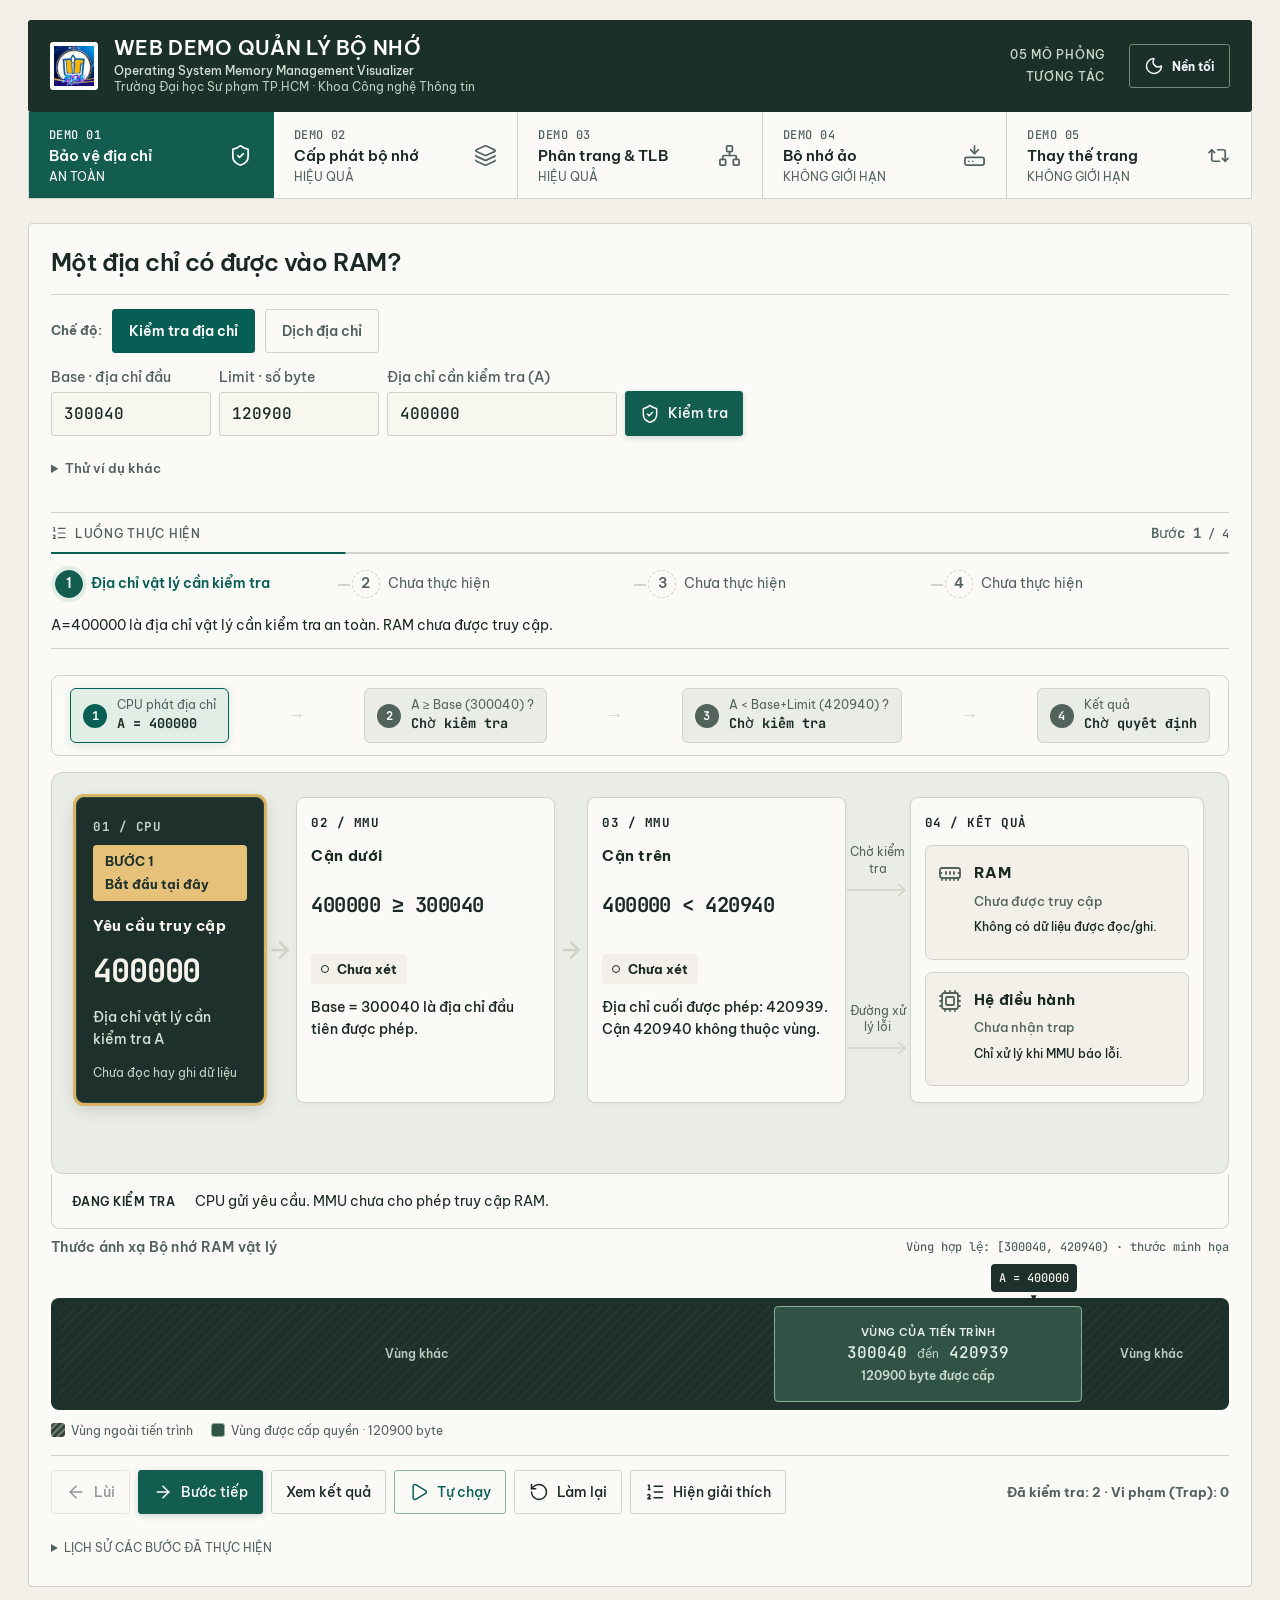
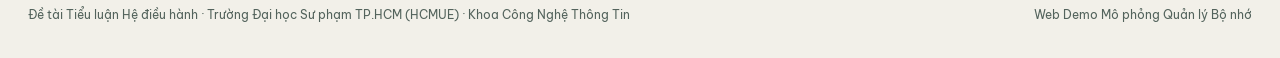
<file: index.html>
<!doctype html>
<html lang="vi">
<head>
<meta charset="utf-8">
<meta name="viewport" content="width=device-width, initial-scale=1, viewport-fit=cover">
<meta name="description" content="Web Demo Mô phỏng Quản lý Bộ nhớ - 5 Phân hệ tiêu biểu (Operating System Concepts 10th ed.)">
<style>[hidden]{display:none!important}body{margin:0}img{max-width:100%}
</style>
<title>Web Demo Quản lý Bộ nhớ - Hệ điều hành (HCMUE)</title>
<style>

/* Layout: một sân khấu lớn mỗi tab; trên là câu hỏi, giữa là hình động, dưới là MỘT câu giải thích và nút điều khiển to */
:root{
  --bg:#eef2f0; --surface:#ffffff; --fg:#13201b; --muted:#5a6a63; --line:#d3dcd8;
  --accent:#0d6b5f; --accent-soft:#d6ebe6; --on-accent:#ffffff;
  --ok:#1f7a45; --ok-soft:#d8efe0; --bad:#b9400f; --bad-soft:#fbe2d4;
  --used:#9aa8a2; --free:#e5ebe8; --stripe:#d3dcd8;
  --c1:#0d6b5f; --c2:#c2570c; --c3:#4f5bd5; --c4:#8a7a12;
  --p1:#2c7a9e; --p2:#b5527a; --p3:#5f8a22; --p4:#8a5cc2; --p5:#b87510; --p6:#2f8f7d; --on-p:#ffffff;
  --f-body:'Be Vietnam Pro',system-ui,-apple-system,'Segoe UI',sans-serif;
  --f-mono:'JetBrains Mono',ui-monospace,Consolas,monospace;
}
@media (prefers-color-scheme: dark){ :root:not([data-theme="light"]){
  --bg:#0e1412; --surface:#162019; --fg:#e3ebe7; --muted:#95a69f; --line:#2c3935;
  --accent:#4cc2ae; --accent-soft:#163a33; --on-accent:#0b1210;
  --ok:#62d08d; --ok-soft:#163528; --bad:#f08d58; --bad-soft:#3d2316;
  --used:#46534e; --free:#1e2825; --stripe:#28342f;
  --c1:#4cc2ae; --c2:#f0914f; --c3:#949cf2; --c4:#d3c24d;
  --p1:#62b6da; --p2:#e38db2; --p3:#a5c862; --p4:#b997ec; --p5:#e8ad4f; --p6:#6ccab5; --on-p:#0b1210;
  color-scheme:dark }}
:root[data-theme="dark"]{
  --bg:#0e1412; --surface:#162019; --fg:#e3ebe7; --muted:#95a69f; --line:#2c3935;
  --accent:#4cc2ae; --accent-soft:#163a33; --on-accent:#0b1210;
  --ok:#62d08d; --ok-soft:#163528; --bad:#f08d58; --bad-soft:#3d2316;
  --used:#46534e; --free:#1e2825; --stripe:#28342f;
  --c1:#4cc2ae; --c2:#f0914f; --c3:#949cf2; --c4:#d3c24d;
  --p1:#62b6da; --p2:#e38db2; --p3:#a5c862; --p4:#b997ec; --p5:#e8ad4f; --p6:#6ccab5; --on-p:#0b1210;
  color-scheme:dark }

*{box-sizing:border-box}
[hidden]{display:none!important}
body{background:var(--bg);color:var(--fg);font-family:var(--f-body);font-size:16px;line-height:1.5}
.wrap{max-width:1000px;margin:0 auto;padding-inline:16px;padding-block:20px 48px;display:flex;flex-direction:column;gap:18px}
h1{font-size:clamp(22px,3.6vw,30px);margin:0;line-height:1.2;text-wrap:balance}
h2{font-size:clamp(20px,3vw,26px);margin:0;line-height:1.25;text-wrap:balance}
p{margin:0}
.mono{font-family:var(--f-mono);font-variant-numeric:tabular-nums}
.muted{color:var(--muted)}
.eyebrow{font-size:12px;letter-spacing:.08em;text-transform:uppercase;color:var(--muted);font-weight:700}

.tabs{display:grid;grid-template-columns:repeat(3,minmax(0,1fr));gap:8px}
.tab{font:inherit;text-align:left;cursor:pointer;background:var(--surface);color:var(--fg);border:1px solid var(--line);border-radius:12px;padding:10px 14px;display:flex;flex-direction:column;gap:0}
.tab .n{font-family:var(--f-mono);font-size:12px;color:var(--muted)}
.tab .t{font-weight:700;font-size:15px;line-height:1.3}
.tab[aria-selected="true"]{background:var(--accent);border-color:var(--accent);color:var(--on-accent)}
.tab[aria-selected="true"] .n{color:var(--on-accent);opacity:.85}
@media (max-width:560px){.tab .t{font-size:13px}}

.panel{display:flex;flex-direction:column;gap:14px}
.stage{background:var(--surface);border:1px solid var(--line);border-radius:16px;padding:18px;display:flex;flex-direction:column;gap:18px;min-width:0}
.caption{font-size:clamp(16px,2.2vw,19px);font-weight:500;padding:14px 16px;border-radius:12px;background:var(--accent-soft);min-height:56px}
.caption b.bad{color:var(--bad)} .caption b.ok{color:var(--ok)}
.bar{display:flex;flex-wrap:wrap;gap:8px;align-items:center}
.btn{font:inherit;font-weight:700;font-size:15px;padding:10px 16px;border-radius:10px;border:1px solid var(--line);background:var(--surface);color:var(--fg);cursor:pointer}
.btn:hover{border-color:var(--accent)}
.btn.primary{background:var(--accent);border-color:var(--accent);color:var(--on-accent);padding-inline:22px}
.btn:disabled{opacity:.4;cursor:not-allowed}
.spacer{flex:1}
.seg{display:inline-flex;border:1px solid var(--line);border-radius:10px;overflow:hidden;background:var(--surface)}
.seg button{font:inherit;font-weight:700;font-size:14px;padding:9px 14px;border:0;border-right:1px solid var(--line);background:none;color:var(--muted);cursor:pointer}
.seg button:last-child{border-right:0}
.seg button[aria-pressed="true"]{background:var(--fg);color:var(--bg)}
button:focus-visible,input:focus-visible,select:focus-visible,summary:focus-visible{outline:2px solid var(--accent);outline-offset:2px}
details{background:var(--surface);border:1px solid var(--line);border-radius:12px;padding:10px 14px}
summary{cursor:pointer;font-weight:600;font-size:14px;color:var(--muted)}
details[open] summary{margin-bottom:10px}
.form{display:flex;flex-wrap:wrap;gap:10px 14px;align-items:flex-end}
.field{display:flex;flex-direction:column;gap:4px;min-width:0}
.field label{font-size:12px;font-weight:700;color:var(--muted)}
input[type=text],input[type=number]{font-family:var(--f-mono);font-size:15px;background:var(--bg);color:var(--fg);border:1px solid var(--line);border-radius:8px;padding:8px 10px;min-width:0}
input[type=text]{width:min(360px,100%)}
input[type=number]{width:120px}
.scroll{overflow-x:auto;max-width:100%}
.legend{display:flex;flex-wrap:wrap;gap:6px 18px;font-size:13px;color:var(--muted)}
.legend i{display:inline-block;width:14px;height:14px;border-radius:4px;vertical-align:-2px;margin-right:6px}

@keyframes drop{from{transform:translateY(-46px) scale(.85);opacity:0}to{transform:none;opacity:1}}
@keyframes out{from{transform:translateX(-50px);opacity:0}to{transform:none;opacity:1}}
@keyframes pulse{0%,100%{box-shadow:0 0 0 0 transparent}50%{box-shadow:0 0 0 6px var(--accent-soft)}}
.enter{animation:drop .5s cubic-bezier(.2,.8,.2,1) both}
.gone{animation:out .5s ease-out both}
@media (prefers-reduced-motion:reduce){.enter,.gone{animation:none}}

/* ---------- Tab 1 ---------- */
.lane{min-width:620px;display:flex;flex-direction:column;gap:10px}
.lane-label{font-size:12px;font-weight:700;color:var(--muted);letter-spacing:.04em;text-transform:uppercase}
.req{height:54px;border-radius:8px;display:flex;align-items:center;justify-content:center;color:var(--on-p);font-weight:800;font-size:15px;white-space:nowrap;overflow:visible;padding:0 8px}
.req small{font-family:var(--f-mono);font-weight:500;margin-left:6px;opacity:.9}
.req-row{display:flex;align-items:center;gap:12px;min-height:54px}
.ram{display:flex;height:96px;border:2px solid var(--fg);border-radius:10px;overflow:visible;background:var(--used)}
.used{background:repeating-linear-gradient(135deg,var(--used) 0 7px,var(--line) 7px 14px);border-radius:0}
.hole{position:relative;display:flex;min-width:0;border-left:2px solid var(--fg);border-right:2px solid var(--fg);background:var(--free)}
.hole .pc{display:flex;flex-direction:column;align-items:center;justify-content:center;color:var(--on-p);font-weight:800;font-size:14px;min-width:0;overflow:hidden;border-right:2px solid var(--surface)}
.hole .pc small{font-family:var(--f-mono);font-weight:500;font-size:11px}
.hole .fr{display:flex;align-items:center;justify-content:center;font-family:var(--f-mono);font-weight:700;font-size:15px;color:var(--fg);min-width:0;overflow:hidden}
.hole.fit{background:var(--ok-soft)} .hole.fit .fr{color:var(--ok)}
.hole.nofit{background:var(--bad-soft)} .hole.nofit .fr{color:var(--bad);opacity:.8}
.hole.chosen{outline:4px solid var(--accent);outline-offset:-2px;z-index:2}
.hole.chosen::before{content:"▼";position:absolute;top:-26px;left:50%;transform:translateX(-50%);color:var(--accent);font-size:20px;line-height:1}
.hole .lbl{position:absolute;bottom:-22px;left:0;right:0;text-align:center;font-size:12px;color:var(--muted);font-weight:600;white-space:nowrap}
.queue{display:flex;flex-wrap:wrap;gap:8px;align-items:center;margin-top:16px}
.chip{font-family:var(--f-body);font-size:13px;font-weight:700;padding:4px 10px;border-radius:99px;color:var(--on-p)}
.chip.done{opacity:.35}
.chip.wait{background:var(--bad)!important;color:#fff}
.compare{display:grid;grid-template-columns:repeat(3,minmax(0,1fr));gap:8px}
.cmp{border:1px solid var(--line);border-radius:10px;padding:10px 12px;display:flex;flex-direction:column;gap:2px;background:var(--surface)}
.cmp.on{border-color:var(--fg);box-shadow:inset 0 0 0 1px var(--fg)}
.cmp .k{font-size:13px;font-weight:700}
.cmp .v{font-size:15px;font-weight:700}
.cmp .v.bad{color:var(--bad)} .cmp .v.ok{color:var(--ok)}
@media (max-width:560px){.compare{grid-template-columns:1fr}}

/* ---------- Tab 2 ---------- */
.flow{display:flex;align-items:stretch;gap:8px;flex-wrap:nowrap}
.arrow{align-self:center;font-size:24px;color:var(--muted);flex:0 0 auto}
.box{flex:1 1 0;min-width:0;border:2px solid var(--line);border-radius:12px;padding:10px;display:flex;flex-direction:column;gap:8px;transition:opacity .25s,border-color .25s;background:var(--surface)}
.box.dim{opacity:.3}
.box.act{border-color:var(--accent);animation:pulse 1.4s ease-in-out 2}
.box.badb{border-color:var(--bad)}
.box h3{margin:0;font-size:13px;letter-spacing:.04em;text-transform:uppercase;color:var(--muted)}
.big{font-family:var(--f-mono);font-size:clamp(24px,3.4vw,32px);font-weight:700;line-height:1.1}
.split{display:flex;gap:4px}
.split div{flex:1;border-radius:8px;padding:6px 8px;text-align:center}
.split .pg{background:var(--accent);color:var(--on-accent)}
.split .of{background:var(--free)}
.split b{display:block;font-family:var(--f-mono);font-size:22px}
.split span{font-size:11px;font-weight:600}
.mini{width:100%;border-collapse:collapse;font-family:var(--f-mono);font-size:13px}
.mini td,.mini th{padding:3px 6px;border-bottom:1px solid var(--line);text-align:center}
.mini th{font-family:var(--f-body);font-size:11px;color:var(--muted)}
.mini tr.hit td{background:var(--ok-soft);color:var(--ok);font-weight:700}
.mini tr.miss td{background:var(--bad-soft);color:var(--bad);font-weight:700}
.mini td.no{color:var(--bad)}
.verdict{font-weight:800;font-size:14px;text-align:center;border-radius:6px;padding:3px}
.verdict.ok{background:var(--ok-soft);color:var(--ok)} .verdict.bad{background:var(--bad-soft);color:var(--bad)}
.frames{display:grid;grid-template-columns:repeat(4,1fr);gap:4px}
.frames div{border-radius:5px;font-family:var(--f-mono);font-size:11px;text-align:center;padding:4px 0;background:var(--free);color:var(--muted);line-height:1.2}
.frames div.mine{background:var(--accent-soft);color:var(--fg);font-weight:700}
.frames div.other{background:repeating-linear-gradient(135deg,var(--free) 0 5px,var(--stripe) 5px 10px)}
.frames div.hl{background:var(--accent);color:var(--on-accent)}
.frames small{display:block;font-size:9px;opacity:.8}
.formula{font-family:var(--f-mono);font-size:12px;color:var(--muted)}
@media (max-width:820px){.flow{flex-direction:column}.arrow{transform:rotate(90deg)}}
.quick{display:flex;flex-wrap:wrap;gap:8px;align-items:center}

/* ---------- Tab 3 ---------- */
.refs{display:flex;gap:6px;flex-wrap:wrap;align-items:flex-end}
.ref{display:flex;flex-direction:column;align-items:center;gap:3px}
.ref b{font-family:var(--f-mono);width:30px;height:30px;border-radius:7px;display:flex;align-items:center;justify-content:center;background:var(--free);font-size:14px}
.ref.past b{opacity:.5}
.ref.now b{background:var(--fg);color:var(--bg);width:40px;height:40px;font-size:19px;opacity:1}
.ref i{width:8px;height:8px;border-radius:50%;background:transparent}
.ref i.f{background:var(--bad)} .ref i.h{background:var(--ok)}
.scene{display:grid;grid-template-columns:auto minmax(0,1fr) auto;gap:18px;align-items:center}
@media (max-width:720px){.scene{grid-template-columns:1fr}}
.need{display:flex;flex-direction:column;align-items:center;gap:6px}
.card{width:76px;height:96px;border-radius:10px;display:flex;align-items:center;justify-content:center;font-family:var(--f-mono);font-size:36px;font-weight:700;background:var(--surface);border:2px solid var(--fg);box-shadow:0 3px 0 var(--line)}
.need .card{background:var(--fg);color:var(--bg)}
.pill{font-size:13px;font-weight:800;padding:3px 10px;border-radius:99px}
.pill.ok{background:var(--ok-soft);color:var(--ok)} .pill.bad{background:var(--bad-soft);color:var(--bad)}
.ramzone{border:2px dashed var(--line);border-radius:14px;padding:12px;display:flex;flex-direction:column;gap:8px;min-width:0}
.zone-t{font-size:12px;font-weight:800;color:var(--muted);letter-spacing:.05em;text-transform:uppercase}
.slots{display:flex;gap:10px;flex-wrap:wrap}
.slot{display:flex;flex-direction:column;align-items:center;gap:4px;width:84px}
.slot .card.empty{border-style:dashed;border-color:var(--line);color:var(--line);box-shadow:none;font-size:14px}
.slot .card.new{border-color:var(--ok);background:var(--ok-soft);color:var(--ok)}
.slot .card.victim{border-color:var(--bad);background:var(--bad-soft);color:var(--bad);position:relative}
.slot .card.victim::after{content:"✕";position:absolute;top:-10px;right:-10px;width:24px;height:24px;border-radius:50%;background:var(--bad);color:#fff;font-size:13px;display:flex;align-items:center;justify-content:center}
.slot .card.hitc{border-color:var(--ok);box-shadow:0 0 0 4px var(--ok-soft)}
.hint{font-size:11px;font-weight:600;color:var(--muted);text-align:center;line-height:1.25;min-height:28px}
.hint.ptr{color:var(--c3)}
.disk{display:flex;flex-direction:column;align-items:center;gap:6px;min-width:110px}
.disk .icon{width:92px;height:64px;border-radius:10px;border:2px solid var(--muted);display:flex;align-items:center;justify-content:center;font-weight:800;font-size:13px;color:var(--muted);background:repeating-linear-gradient(0deg,var(--surface) 0 10px,var(--free) 10px 12px)}
.disk .card{width:52px;height:64px;font-size:24px;border-color:var(--bad);color:var(--bad)}
.counts{display:flex;gap:10px;flex-wrap:wrap}
.count{border-radius:12px;padding:8px 16px;display:flex;align-items:baseline;gap:8px;font-weight:700}
.count .mono{font-size:28px}
.count.bad{background:var(--bad-soft);color:var(--bad)} .count.ok{background:var(--ok-soft);color:var(--ok)}
.bars{display:flex;flex-direction:column;gap:8px}
.brow{display:grid;grid-template-columns:70px minmax(0,1fr) 40px;gap:10px;align-items:center;font-size:14px;font-weight:700;cursor:pointer;background:none;border:0;color:var(--fg);font-family:inherit;padding:2px 0;text-align:left}
.brow .track{height:22px;border-radius:6px;background:var(--free);overflow:hidden}
.brow .fill{height:100%;border-radius:6px;transition:width .4s}
.brow.on{outline:2px solid var(--fg);outline-offset:3px;border-radius:6px}
.brow .num{font-family:var(--f-mono);text-align:right}
.belady{border-radius:12px;background:var(--bad-soft);padding:12px 16px;display:flex;flex-direction:column;gap:8px}
.belady b{color:var(--bad)}
.bl2{display:flex;gap:16px;align-items:flex-end}
.bl2 div{display:flex;flex-direction:column;align-items:center;gap:4px;font-size:13px;font-weight:700}
.bl2 span{width:56px;background:var(--bad);border-radius:6px 6px 0 0}
.tgrid{border-collapse:collapse;font-family:var(--f-mono);font-size:13px}
.tgrid td,.tgrid th{border:1px solid var(--line);width:30px;height:30px;text-align:center;padding:0}
.tgrid th.r,.tgrid td.r{width:auto;padding:0 8px;font-family:var(--f-body);font-size:12px;color:var(--muted);text-align:left}
.tgrid td.n{background:var(--bad-soft);color:var(--bad);font-weight:700}
.tgrid td.F{color:var(--bad);font-weight:700} .tgrid td.H{color:var(--ok);font-weight:700}
footer{font-size:12px;color:var(--muted)}
.ruler{position:relative;height:18px;margin-top:20px;font-family:var(--f-mono);font-size:11px;color:var(--muted)}
.ruler span{position:absolute;transform:translateX(-50%);white-space:nowrap}
.ruler span:first-child{transform:none}.ruler span:last-child{transform:translateX(-100%)}
.blk{font:inherit;border:0;border-right:2px solid var(--surface);display:flex;flex-direction:column;align-items:center;justify-content:center;color:var(--on-p);font-weight:800;font-size:16px;min-width:0;overflow:hidden;cursor:pointer;padding:0;position:relative}
.blk small{font-family:var(--f-mono);font-weight:500;font-size:11px}
.blk:hover::after{content:"tắt";position:absolute;top:3px;right:4px;font-size:10px;font-weight:700;background:rgba(0,0,0,.35);color:#fff;padding:0 4px;border-radius:3px}
.hole.merged{box-shadow:inset 0 0 0 3px var(--accent)}
.stats-line{display:flex;flex-wrap:wrap;gap:6px 20px;font-size:14px;color:var(--muted)}
.stats-line b{color:var(--fg);font-family:var(--f-mono)}
.chip.next{outline:2px solid var(--fg);outline-offset:1px}
.chip.act-close{background:var(--used);color:var(--fg)}
.chip.act-compact{background:var(--accent);color:var(--on-accent)}
#f-ram{background:var(--free)}



/* ============ GIAO DIỆN MỚI: HEADER & DASHBOARD 5 PHẦN ============ */
.site-header {
  background: linear-gradient(135deg, #071d36 0%, #0c3668 55%, #124c8c 100%);
  color: #ffffff;
  border-radius: 16px;
  padding: 16px 22px;
  display: flex;
  align-items: center;
  justify-content: space-between;
  flex-wrap: wrap;
  gap: 16px;
  box-shadow: 0 8px 24px rgba(12,54,104,0.18);
  border: 1px solid rgba(255,255,255,0.12);
}
.header-brand {
  display: flex;
  align-items: center;
  gap: 16px;
}
.header-logo {
  width: 58px;
  height: 58px;
  border-radius: 50%;
  object-fit: cover;
  border: 2.5px solid #ffcc00;
  box-shadow: 0 0 14px rgba(255,204,0,0.45);
  background: #ffffff;
  flex-shrink: 0;
}
.header-titles h1 {
  color: #ffffff;
  font-size: clamp(20px, 3.2vw, 25px);
  font-weight: 800;
  letter-spacing: -0.01em;
  margin: 0;
  line-height: 1.2;
}
.header-titles p {
  color: #cde0f7;
  font-size: 13px;
  font-weight: 500;
  margin: 4px 0 0 0;
  line-height: 1.35;
}
.header-meta {
  display: flex;
  align-items: center;
  gap: 10px;
}
.badge-hcmue {
  background: rgba(255,255,255,0.12);
  border: 1px solid rgba(255,255,255,0.22);
  padding: 6px 14px;
  border-radius: 12px;
  font-size: 12px;
  font-weight: 700;
  color: #ffeb3b;
  text-align: right;
  line-height: 1.3;
}

/* Thanh điều hướng 5 phần nằm ngang */
.dash-tabs {
  display: flex;
  gap: 8px;
  overflow-x: auto;
  padding: 2px 2px 8px 2px;
  scrollbar-width: thin;
}
.dash-tab {
  font: inherit;
  text-align: left;
  cursor: pointer;
  background: var(--surface);
  color: var(--fg);
  border: 1.5px solid var(--line);
  border-radius: 14px;
  padding: 12px 14px;
  display: flex;
  flex-direction: column;
  gap: 2px;
  min-width: 172px;
  flex: 1 1 0;
  transition: all .2s ease;
  box-shadow: 0 2px 6px rgba(0,0,0,0.03);
}
.dash-tab:hover {
  border-color: #0c3668;
  transform: translateY(-1px);
}
.dash-tab .n {
  font-family: var(--f-mono);
  font-size: 11px;
  font-weight: 700;
  color: #1a4d8c;
  text-transform: uppercase;
  letter-spacing: .04em;
  display: flex;
  align-items: center;
  gap: 5px;
}
.dash-tab .t {
  font-weight: 800;
  font-size: 14px;
  line-height: 1.3;
  color: var(--fg);
}
.dash-tab[aria-selected="true"] {
  background: linear-gradient(145deg, #0c3668 0%, #164e93 100%);
  border-color: #0c3668;
  color: #ffffff;
  box-shadow: 0 6px 18px rgba(12,54,104,0.25);
  transform: translateY(-2px);
}
.dash-tab[aria-selected="true"] .n {
  color: #ffeb3b;
}
.dash-tab[aria-selected="true"] .t {
  color: #ffffff;
}

/* Thước đo RAM của Base/Limit */
.b-ram-track {
  position: relative;
  display: flex;
  height: 60px;
  border: 2px solid var(--line);
  border-radius: 10px;
  overflow: visible;
  margin-top: 36px;
  margin-bottom: 14px;
}
.b-pointer {
  position: absolute;
  top: -30px;
  transform: translateX(-50%);
  display: flex;
  flex-direction: column;
  align-items: center;
  transition: left .35s cubic-bezier(.2,.8,.2,1);
  z-index: 25;
  pointer-events: none;
}
.b-pointer .pin {
  font-size: 11px;
  line-height: 1;
  margin-top: -2px;
}
.b-pointer .plabel {
  font-family: var(--f-mono);
  font-size: 11px;
  font-weight: 700;
  padding: 2px 6px;
  border-radius: 4px;
  white-space: nowrap;
}
.b-ram-legend {
  display: flex;
  flex-wrap: wrap;
  gap: 8px 18px;
  font-size: 12.5px;
  color: var(--muted);
}
.b-ram-legend i {
  display: inline-block;
  width: 14px;
  height: 14px;
  border-radius: 3px;
  vertical-align: -2px;
  margin-right: 6px;
}

/* Khối sơ đồ Demand Paging */
.vm-pt-table {
  width: 100%;
  border-collapse: collapse;
  font-family: var(--f-mono);
  font-size: 12.5px;
}
.vm-pt-table th, .vm-pt-table td {
  padding: 3px 6px;
  border-bottom: 1px solid var(--line);
  text-align: center;
}
.vm-pt-table th {
  font-family: var(--f-body);
  font-size: 11px;
  color: var(--muted);
}
.vm-pt-table tr.active-row td {
  background: var(--accent-soft);
  font-weight: 700;
}
.vm-pt-table tr.fault-row td {
  background: var(--bad-soft);
  color: var(--bad);
  font-weight: 700;
}
.vm-pt-table tr.hit-row td {
  background: var(--ok-soft);
  color: var(--ok);
  font-weight: 700;
}
.vm-badge-v {
  background: var(--ok-soft);
  color: var(--ok);
  font-weight: 800;
  padding: 1px 6px;
  border-radius: 4px;
}
.vm-badge-i {
  background: var(--bad-soft);
  color: var(--bad);
  font-weight: 800;
  padding: 1px 6px;
  border-radius: 4px;
}

/* Thẻ Giám sát thông số máy tính (Real-Time Performance Monitor) */
.telemetry-stage {
  border-top: 3px solid #0c3668 !important;
  background: linear-gradient(180deg, #ffffff 0%, #f9fbfd 100%);
}
.telemetry-header {
  display: flex;
  justify-content: space-between;
  align-items: center;
  flex-wrap: wrap;
  gap: 10px;
  border-bottom: 1px solid var(--line);
  padding-bottom: 10px;
}
.tele-time-badge {
  font-family: var(--f-mono);
  font-size: 12px;
  font-weight: 600;
  color: #0c3668;
  background: #e9f2fd;
  padding: 4px 10px;
  border-radius: 8px;
  border: 1px solid #c7ddfb;
}
.telemetry-grid {
  display: grid;
  grid-template-columns: 1.15fr 0.85fr;
  gap: 16px;
}
@media (max-width: 860px) {
  .telemetry-grid {
    grid-template-columns: 1fr;
  }
}
.tele-col {
  display: flex;
  flex-direction: column;
  gap: 8px;
}
.tele-col-title {
  font-size: 12.5px;
  font-weight: 800;
  color: #0c3668;
  letter-spacing: .03em;
  text-transform: uppercase;
  margin-bottom: 4px;
}
.tele-table {
  width: 100%;
  border-collapse: collapse;
  font-size: 13px;
  background: var(--surface);
  border: 1px solid var(--line);
  border-radius: 8px;
  overflow: hidden;
}
.tele-table td {
  padding: 6px 10px;
  border-bottom: 1px solid var(--line);
}
.tele-table tr:last-child td {
  border-bottom: 0;
}
.tele-table td:first-child {
  color: var(--fg);
  font-weight: 600;
}
.tele-table td:nth-child(2) {
  font-family: var(--f-mono);
  font-weight: 700;
  color: #0c3668;
}
.badge-real {
  font-size: 11px;
  font-weight: 700;
  padding: 2px 7px;
  border-radius: 4px;
  background: var(--ok-soft);
  color: var(--ok);
  white-space: nowrap;
}
.badge-est {
  font-size: 11px;
  font-weight: 700;
  padding: 2px 7px;
  border-radius: 4px;
  background: #fff8e1;
  color: #b78103;
  white-space: nowrap;
}
.badge-na {
  font-size: 11px;
  font-weight: 600;
  padding: 2px 7px;
  border-radius: 4px;
  background: var(--bad-soft);
  color: var(--bad);
  white-space: nowrap;
}
.tele-note {
  font-size: 11.5px;
  color: var(--muted);
  line-height: 1.4;
  margin-top: 4px;
}
.tele-sim-box {
  background: #f7f9fa;
  border: 1px solid var(--line);
  border-radius: 8px;
  padding: 10px 12px;
  display: flex;
  flex-direction: column;
  gap: 8px;
  font-size: 13px;
}
.sim-row {
  display: flex;
  justify-content: space-between;
  align-items: center;
  padding-bottom: 4px;
  border-bottom: 1px dashed var(--line);
}
.sim-row:last-child {
  border-bottom: 0;
  padding-bottom: 0;
}
.sim-k {
  color: var(--muted);
  font-weight: 600;
}
.sim-v {
  font-family: var(--f-mono);
  font-weight: 700;
  color: var(--fg);
}


/* ============ NÚT CHUYỂN ĐỔI CHẾ ĐỘ SÁNG / TỐI (THEME TOGGLE) ============ */
.theme-btn {
  display: inline-flex;
  align-items: center;
  gap: 8px;
  background: rgba(255, 255, 255, 0.18);
  border: 1.5px solid rgba(255, 255, 255, 0.4);
  color: #ffffff;
  padding: 8px 16px;
  border-radius: 99px;
  font-family: var(--f-body);
  font-size: 13px;
  font-weight: 700;
  cursor: pointer;
  transition: all 0.25s ease;
  backdrop-filter: blur(8px);
  user-select: none;
}
.theme-btn:hover {
  background: rgba(255, 255, 255, 0.3);
  border-color: #ffeb3b;
  transform: translateY(-1px);
}
.theme-btn .theme-icon {
  font-size: 15px;
  line-height: 1;
}

/* ============ TỐI ƯU GIAO DIỆN DARK MODE ============ */
:root[data-theme="dark"] .site-header {
  background: linear-gradient(135deg, #050d18 0%, #091a32 55%, #102a4e 100%);
  border-color: #1c3d69;
  box-shadow: 0 8px 24px rgba(0, 0, 0, 0.55);
}
:root[data-theme="dark"] .dash-tab {
  background: var(--surface);
  color: var(--fg);
  border-color: var(--line);
}
:root[data-theme="dark"] .dash-tab .n {
  color: var(--accent);
}
:root[data-theme="dark"] .dash-tab .t {
  color: var(--fg);
}
:root[data-theme="dark"] .dash-tab:hover {
  border-color: var(--accent);
}
:root[data-theme="dark"] .dash-tab[aria-selected="true"] {
  background: linear-gradient(145deg, #0b3866 0%, #135392 100%);
  border-color: #38bdf8;
  color: #ffffff;
  box-shadow: 0 6px 18px rgba(0, 0, 0, 0.45);
}
:root[data-theme="dark"] .dash-tab[aria-selected="true"] .n {
  color: #ffeb3b;
}
:root[data-theme="dark"] .dash-tab[aria-selected="true"] .t {
  color: #ffffff;
}

:root[data-theme="dark"] .telemetry-stage {
  border-top: 3px solid var(--accent) !important;
  background: linear-gradient(180deg, var(--surface) 0%, #101614 100%);
}
:root[data-theme="dark"] .telemetry-header h3 {
  color: var(--accent);
}
:root[data-theme="dark"] .tele-col-title {
  color: var(--accent);
}
:root[data-theme="dark"] .tele-table td:nth-child(2) {
  color: var(--accent);
}
:root[data-theme="dark"] .tele-sim-box {
  background: #101614;
  border-color: var(--line);
}
:root[data-theme="dark"] .tele-time-badge {
  background: #163a33;
  color: var(--accent);
  border-color: #28554b;
}
:root[data-theme="dark"] .badge-est {
  background: #3e3100;
  color: #ffc107;
}

:root[data-theme="dark"] .b-ram-track {
  border-color: var(--line);
}
:root[data-theme="dark"] .b-ram-track .used {
  background: #24302a;
  color: var(--muted);
}
:root[data-theme="dark"] .theme-btn {
  background: rgba(255, 255, 255, 0.1);
  border-color: rgba(255, 255, 255, 0.25);
  color: #e3ebe7;
}
:root[data-theme="dark"] .theme-btn:hover {
  background: rgba(255, 255, 255, 0.2);
  border-color: #ffeb3b;
}

</style>
<link rel="stylesheet" href="assets/css/teaching.css?v=polish-20261121">
<link rel="stylesheet" href="assets/css/teaching-scenes.css?v=polish-20261121">
<link rel="stylesheet" href="assets/css/studio.css?v=polish-20261121">
<link rel="stylesheet" href="assets/css/studio-base.css?v=polish-20261121">
<link rel="stylesheet" href="assets/css/studio-flow.css?v=polish-20261121">
<script src="assets/js/teaching-scenes.js?v=polish-20261121"></script>
<script src="assets/js/studio-base.js?v=polish-20261121"></script>
<script src="assets/js/teaching.js?v=polish-20261121"></script>
<script src="assets/js/lab-interface.js?v=polish-20261121" defer></script>
<script src="assets/js/studio-flow.js?v=polish-20261121" defer></script>
</head>
<body class="clear-scenes academic-lab studio-ui">
<div class="wrap">

  <header class="site-header">
    <div class="header-brand">
      <div class="header-logo-frame"><img src="assets/images/logo-it.jpg" alt="Logo Khoa CNTT - ĐH Sư Phạm TP.HCM" class="header-logo" width="48" height="48"></div>
      <div class="header-titles">
        <h1>WEB DEMO QUẢN LÝ BỘ NHỚ</h1>
        <p>Operating System Memory Management Visualizer</p>
        <small class="header-school">Trường Đại học Sư phạm TP.HCM · Khoa Công nghệ Thông tin</small>
      </div>
    </div>
    <div class="header-meta">
      <div class="badge-hcmue">
        <span>05 MÔ PHỎNG</span>
        <span>TƯƠNG TÁC</span>
      </div>
      <button id="theme-toggle" class="theme-btn theme-toggle-btn" aria-label="Sáng / Tối" title="Sáng / Tối">
        <span class="theme-text">Sáng / Tối</span>
      </button>
    </div>
  </header>

  <nav class="dash-tabs" role="tablist" aria-label="5 Demo Quản lý Bộ nhớ">
    <button class="dash-tab" role="tab" id="t0" aria-controls="p0" aria-selected="true">
      <span class="n">DEMO 1 · NỀN TẢNG</span>
      <span class="t">Bảo vệ Base/Limit</span>
    </button>
    <button class="dash-tab" role="tab" id="t1" aria-controls="p1" aria-selected="false">
      <span class="n">DEMO 2 · CẤP PHÁT BỘ NHỚ</span>
      <span class="t">Cấp phát bộ nhớ (Bãi đỗ xe)</span>
    </button>
    <button class="dash-tab" role="tab" id="t2" aria-controls="p2" aria-selected="false">
      <span class="n">DEMO 3 · PHÂN TRANG</span>
      <span class="t">Cơ chế phân trang</span>
    </button>
    <button class="dash-tab" role="tab" id="t4" aria-controls="p4" aria-selected="false">
      <span class="n">DEMO 4 · BỘ NHỚ ẢO</span>
      <span class="t">Demand Paging</span>
    </button>
    <button class="dash-tab" role="tab" id="t3" aria-controls="p3" aria-selected="false">
      <span class="n">DEMO 5 · THAY THẾ TRANG</span>
      <span class="t">Thuật toán thay thế trang</span>
    </button>
  </nav>



  <!-- ============ TAB 0: NỀN TẢNG (BASE & LIMIT) ============ -->
  <section class="panel" id="p0" role="tabpanel" aria-labelledby="t0">
    <div class="stage">
      <div class="bar">
        <h2>Kiểm tra an toàn truy cập RAM và Dịch địa chỉ logic</h2>
      </div>

      <div class="mode-bar" style="display:flex;align-items:center;gap:10px;margin-bottom:6px">
        <span style="font-size:13px;font-weight:700;color:var(--muted)">Chế độ:</span>
        <button type="button" class="btn-mode active" id="b-mode-check">Kiểm tra vùng nhớ (Bảo vệ)</button>
        <button type="button" class="btn-mode" id="b-mode-trans">Dịch địa chỉ logic (Offset L → PA = Base + L)</button>
      </div>

      <div class="quick">
        <div class="field">
          <label for="b-base">Thanh ghi Base</label>
          <input type="number" id="b-base" value="300040" min="0" max="9999999" style="width:115px">
        </div>
        <div class="field">
          <label for="b-limit">Thanh ghi Limit</label>
          <input type="number" id="b-limit" value="120900" min="1" max="9999999" style="width:115px">
        </div>
        <div class="field">
          <label for="b-addr" id="b-addr-lbl">Địa chỉ vật lý cần kiểm tra (A)</label>
          <input type="number" id="b-addr" value="300040" min="-9999999" max="9999999" style="width:130px">
        </div>
        <button class="btn primary" id="b-go">Kiểm tra ▶</button>
      </div>

      <div class="bar" id="b-presets-check" style="gap:6px">
        <span class="muted" style="font-size:13px;font-weight:700">Dữ liệu mẫu:</span>
        <button class="btn" id="b-pre-low" style="padding:4px 8px;font-size:12.5px">300040 (Cận dưới ✓)</button>
        <button class="btn" id="b-pre-high" style="padding:4px 8px;font-size:12.5px">420939 (Cận trên ✓)</button>
        <button class="btn" id="b-pre-over" style="padding:4px 8px;font-size:12.5px;border-color:var(--bad);color:var(--bad)">420940 (Quá biên ✗ TRAP)</button>
        <button class="btn" id="b-pre-under" style="padding:4px 8px;font-size:12.5px;border-color:var(--bad);color:var(--bad)">256000 (Dưới cận ✗ TRAP)</button>
        <button class="btn" id="b-pre-rand" style="padding:4px 8px;font-size:12.5px">Ngẫu nhiên</button>
      </div>

      <div class="bar" id="b-presets-trans" style="gap:6px;display:none">
        <span class="muted" style="font-size:13px;font-weight:700">Dữ liệu mẫu:</span>
        <button class="btn" id="b-pre-t-std" style="padding:4px 8px;font-size:12.5px">L=346 (Hợp lệ → PA=14346)</button>
        <button class="btn" id="b-pre-t-low" style="padding:4px 8px;font-size:12.5px">L=0 (Cận dưới → PA=14000)</button>
        <button class="btn" id="b-pre-t-over" style="padding:4px 8px;font-size:12.5px;border-color:var(--bad);color:var(--bad)">L=120900 (Bằng Limit ✗ TRAP)</button>
        <button class="btn" id="b-pre-t-under" style="padding:4px 8px;font-size:12.5px;border-color:var(--bad);color:var(--bad)">L=-5 (Lỗi âm ✗ TRAP)</button>
        <button class="btn" id="b-pre-t-rand" style="padding:4px 8px;font-size:12.5px">Ngẫu nhiên offset</button>
      </div>

      <!-- Sân khấu 2 cột: Trái mô phỏng (~2/3), Phải giải thích (~1/3) -->
      <div class="demo-stage-grid explain-hidden" id="grid-p0">
        <div class="demo-canvas-col">
          <!-- Sơ đồ mạch luồng MMU -->
          <div class="flow" id="b-flow"></div>

          <!-- Thước thanh RAM trực quan -->
          <div>
            <div style="display:flex;justify-content:space-between;align-items:center;margin-bottom:4px">
              <span class="lane-label">Thước ánh xạ Bộ nhớ RAM vật lý</span>
              <span class="muted" style="font-size:12px;font-family:var(--f-mono)">Vùng hợp lệ: <span id="b-val-range">[300040, 420940)</span></span>
            </div>
            <div class="b-ram-track" id="b-ram-track"></div>
            <div class="b-ram-legend">
              <span><i style="background:var(--used)"></i>Hệ điều hành</span>
              <span><i style="background:var(--ok)"></i>Vùng tiến trình được cấp quyền</span>
              <span><i style="background:var(--free)"></i>Vùng nhớ ngoài</span>
              <span><i style="background:var(--bad)"></i>Điểm vi phạm (TRAP)</span>
            </div>
          </div>
        </div>

        <div class="demo-explain-col">
          <div class="explain-card">
            <div class="explain-header">
              <h4>Giải thích bước</h4>
              <button type="button" class="btn btn-sm btn-subtle toggle-explain-btn" data-target="grid-p0">Ẩn giải thích</button>
            </div>
            <p class="caption" id="b-cap" style="margin:0"></p>
          </div>
        </div>
      </div>

      <!-- Thanh điều khiển cố định -->
      <div class="bar demo-controls-bar">
        <button class="btn" id="b-prev">◀ Lùi</button>
        <button class="btn primary" id="b-next">Bước tiếp ▶</button>
        <button class="btn" id="b-all">Xem kết quả</button>
        <button class="btn" id="b-play">⏵ Tự chạy</button>
        <button class="btn" id="b-reset">↺ Làm lại</button>
        <button class="btn hist-toggle-btn" id="b-hist-toggle">Lịch sử</button>
        <button class="btn toggle-explain-btn" data-target="grid-p0">Hiện giải thích</button>
        <button class="btn theme-toggle-btn">Sáng / Tối</button>
        <span class="spacer"></span>
        <span class="muted" id="b-stats" style="font-size:13px;font-weight:700"></span>
      </div>
    </div>
  </section>


<!-- ============ TAB 1 ============ -->
  <section class="panel" id="p1" role="tabpanel" aria-labelledby="t1" hidden>
    <div class="bar" style="margin-bottom:4px">
      <div class="seg" id="a-mode" aria-label="Chế độ">
        <button data-m="free" aria-pressed="true">① Bắt đầu từ RAM trống</button><button data-m="ex" aria-pressed="false">② Bài tập có sẵn lỗ</button>
      </div>
      <span class="spacer"></span>
      <span class="muted" style="font-size:13px">Hệ điều hành chọn lỗ theo</span>
      <div class="seg" id="a-alg" aria-label="Chiến lược">
        <button data-a="first" aria-pressed="true">First-fit</button><button data-a="best" aria-pressed="false">Best-fit</button><button data-a="worst" aria-pressed="false">Worst-fit</button>
      </div>
    </div>

    <!-- CHẾ ĐỘ 1: BẮT ĐẦU TỪ RAM TRỐNG -->
    <div id="f-wrap" class="panel">
      <div class="stage">
        <h2>Mở và tắt chương trình: lỗ trống tự xuất hiện</h2>
        
        <div class="demo-stage-grid explain-hidden" id="grid-p1">
          <div class="demo-canvas-col">
            <div>
              <span class="lane-label">Kịch bản tiến trình</span>
              <div class="queue" id="f-script" style="margin-top:4px"></div>
            </div>
            <div class="scroll"><div class="lane">
              <span class="lane-label">Chương trình đang xin chỗ</span>
              <div class="req-row" id="f-req"></div>
              <span class="lane-label" style="margin-top:14px">RAM · 1000 KB</span>
              <div class="ram" id="f-ram"></div>
              <div class="ruler" id="f-ruler"></div>
            </div></div>
            <div class="stats-line" id="f-stats"></div>
          </div>

          <div class="demo-explain-col">
            <div class="explain-card">
              <div class="explain-header">
                <h4>Giải thích bước</h4>
                <button type="button" class="btn btn-sm btn-subtle toggle-explain-btn" data-target="grid-p1">Ẩn giải thích</button>
              </div>
              <p class="caption" id="f-cap" style="margin:0"></p>
            </div>
          </div>
        </div>

        <div class="bar demo-controls-bar">
          <button class="btn" id="f-prev">◀ Lùi</button>
          <button class="btn primary" id="f-next">Bước tiếp ▶</button>
          <button class="btn" id="f-play">⏵ Tự chạy</button>
          <button class="btn" id="f-reset">↺ RAM trống lại</button>
          <button class="btn hist-toggle-btn" id="f-hist-toggle">Lịch sử</button>
          <button class="btn toggle-explain-btn" data-target="grid-p1">Hiện giải thích</button>
          <button class="btn theme-toggle-btn">Sáng / Tối</button>
        </div>
      </div>

      <details style="margin-top:4px"><summary>Tùy chỉnh: Mở chương trình theo ý muốn</summary>
        <div class="stage" style="gap:10px;margin-top:6px">
          <div class="form">
            <div class="field"><label for="f-size">Mở chương trình mới (KB)</label><input type="number" id="f-size" value="120" min="10" max="600" step="10"></div>
            <button class="btn primary" id="f-open">Mở</button>
            <span class="spacer"></span>
            <button class="btn" id="f-compact">Dồn nén RAM (Compaction)</button>
          </div>
          <div class="bar"><span class="muted" style="font-size:13px">Bấm vào khối màu trên RAM để giải phóng hoặc xem chi tiết.</span></div>
        </div>
      </details>
    </div>

    <!-- CHẾ ĐỘ 2: BÀI TẬP CÓ SẴN LỖ -->
    <div id="e-wrap" class="panel" hidden>
      <div class="stage">
        <h2>Bài tập mẫu: RAM đã có sẵn 5 lỗ trống</h2>
        <div class="demo-stage-grid explain-hidden" id="grid-p1-ex">
          <div class="demo-canvas-col">
            <div class="scroll"><div class="lane" id="a-lane">
              <div class="a-dispatch-deck">
                <div class="a-dispatch-current">
                  <span class="lane-label">Tiến trình đang xin</span>
                  <div class="req-row" id="a-req"></div>
                </div>
                <div class="a-dispatch-queue">
                  <div class="queue" id="a-queue"></div>
                </div>
              </div>
              <span class="lane-label" style="margin-top:14px">RAM (CÁC Ô SỌC XÁM LÀ VÙNG ĐÃ CÓ CHƯƠNG TRÌNH KHÁC)</span>
              <div class="ram" id="a-ram"></div>
              <div class="ruler" id="a-ruler"></div>
            </div></div>
            <div class="legend"><span><i style="background:var(--ok-soft);border:1px solid var(--ok)"></i>đủ chỗ</span><span><i style="background:var(--bad-soft);border:1px solid var(--bad)"></i>không đủ</span><span><i style="background:var(--used)"></i>đã có chương trình khác</span></div>
            <div class="stats-line" id="a-stats"></div>
          </div>

          <div class="demo-explain-col">
            <div class="explain-card">
              <div class="explain-header">
                <h4>Giải thích bước</h4>
                <button type="button" class="btn btn-sm btn-subtle toggle-explain-btn" data-target="grid-p1-ex">Ẩn giải thích</button>
              </div>
              <p class="caption" id="a-cap" style="margin:0"></p>
            </div>
          </div>
        </div>

        <div class="bar demo-controls-bar">
          <button class="btn" id="a-prev">◀ Lùi</button>
          <button class="btn primary" id="a-next">Bước tiếp ▶</button>
          <button class="btn" id="a-play">⏵ Tự chạy</button>
          <button class="btn" id="a-reset">↺ Đặt lại bài tập</button>
          <button class="btn hist-toggle-btn" id="a-hist-toggle">Lịch sử</button>
          <button class="btn toggle-explain-btn" data-target="grid-p1-ex">Hiện giải thích</button>
          <button class="btn theme-toggle-btn">Sáng / Tối</button>
        </div>
      </div>
      <div class="compare" id="a-cmp"></div>
      <details><summary>Đổi dữ liệu bài tập</summary>
        <div class="form" style="margin-top:6px">
          <div class="field" style="flex:2"><label for="a-holes">Các lỗ trống ban đầu (KB)</label><input type="text" id="a-holes" value="100, 500, 200, 300, 600"></div>
          <div class="field" style="flex:2"><label for="a-reqs">Kích thước tiến trình xin (KB)</label><input type="text" id="a-reqs" value="212, 417, 112, 426"></div>
          <button class="btn" id="a-apply">Áp dụng</button>
        </div>
      </details>
    </div>
  </section>

<!-- ============ TAB 2 ============ -->
  <section class="panel" id="p2" role="tabpanel" aria-labelledby="t2" hidden>
    <div class="stage">
      <div class="bar">
        <h2>Chương trình phát địa chỉ logic, RAM vật lý ở đâu?</h2>
      </div>
      <div class="quick">
        <label for="x-addr" class="muted" style="font-weight:600;font-size:13px">Địa chỉ logic</label>
        <input type="number" id="x-addr" value="10000" min="0" max="32767" style="width:100px">
        <button class="btn primary" id="x-go">Dịch ▶</button>
        <button class="btn" id="x-rand">Ngẫu nhiên</button>
        <button class="btn" id="x-fault">Thử lỗi trang</button>
        <span class="muted" style="font-size:12.5px">Trang 4 KB · 8 trang · RAM 16 khung</span>
      </div>

      <div class="demo-stage-grid explain-hidden" id="grid-p2">
        <div class="demo-canvas-col">
          <div class="flow" id="x-flow"></div>
        </div>

        <div class="demo-explain-col">
          <div class="explain-card">
            <div class="explain-header">
              <h4>Giải thích bước</h4>
              <button type="button" class="btn btn-sm btn-subtle toggle-explain-btn" data-target="grid-p2">Ẩn giải thích</button>
            </div>
            <p class="caption" id="x-cap" style="margin:0"></p>
          </div>
        </div>
      </div>

      <div class="bar demo-controls-bar">
        <button class="btn" id="x-prev">◀ Lùi</button>
        <button class="btn primary" id="x-next">Bước tiếp ▶</button>
        <button class="btn" id="x-all">Xem kết quả</button>
        <button class="btn" id="x-play">⏵ Tự chạy</button>
        <button class="btn" id="x-reset">↺ Làm lại</button>
        <button class="btn hist-toggle-btn" id="x-hist-toggle">Lịch sử</button>
        <button class="btn toggle-explain-btn" data-target="grid-p2">Hiện giải thích</button>
        <button class="btn theme-toggle-btn">Sáng / Tối</button>
        <span class="spacer"></span>
        <span class="muted" id="x-stats" style="font-size:13px;font-weight:700"></span>
      </div>
    </div>
  </section>


  <!-- ============ TAB 4: BỘ NHỚ ẢO (DEMAND PAGING) ============ -->
  <section class="panel" id="p4" role="tabpanel" aria-labelledby="t4" hidden>
    <div class="stage">
      <div class="bar">
        <h2>CPU cần trang chưa nạp trong RAM. Xử lý lỗi trang ra sao?</h2>
      </div>
      <p class="muted" style="font-size:13px;margin:2px 0">
        CPU tham chiếu → trap sang OS → định vị trang → nạp vào RAM → cập nhật bảng trang → chạy lại lệnh.
      </p>

      <div class="quick">
        <label for="v-page" class="muted" style="font-weight:600;font-size:13px">Trang truy cập</label>
        <input type="number" id="v-page" value="3" min="0" max="7" style="width:65px">
        <button class="btn primary" id="v-go">Truy cập ▶</button>
        <span class="spacer"></span>
        <span class="muted" style="font-size:12.5px;font-weight:700">Mẫu:</span>
        <button class="btn" id="v-pre-fault" style="padding:4px 8px;font-size:12.5px;border-color:var(--bad);color:var(--bad)">Trang 3 (Lỗi trang 6 bước)</button>
        <button class="btn" id="v-pre-hit" style="padding:4px 8px;font-size:12.5px;border-color:var(--ok);color:var(--ok)">Trang 1 (Có sẵn: Hit ✓)</button>
        <button class="btn" id="v-pre-fault2" style="padding:4px 8px;font-size:12.5px">Trang 5 (Lỗi trang tiếp)</button>
        <button class="btn" id="v-pre-invalid" style="padding:4px 8px;font-size:12.5px">Trang 99 (Lỗi ngoài miền)</button>
      </div>

      <div class="demo-stage-grid explain-hidden" id="grid-p4">
        <div class="demo-canvas-col">
          <!-- Sơ đồ 5 khối tương tác của Demand Paging -->
          <div class="flow" id="v-flow"></div>

          <!-- Free-frame list & Secondary memory indicator -->
          <div style="display:flex;flex-wrap:wrap;gap:14px;align-items:center;background:var(--free);padding:8px 12px;border-radius:8px">
            <div>
              <span class="lane-label" style="display:inline;margin-right:6px">Khung trống:</span>
              <span id="v-free-frames" style="font-family:var(--f-mono);font-size:12.5px;color:var(--fg);font-weight:700">Đang khởi tạo...</span>
            </div>
            <div>
              <span class="lane-label" style="display:inline;margin-right:6px">Bộ nhớ phụ:</span>
              <span id="v-disk-status" style="font-size:12.5px;color:var(--muted)">Sẵn sàng truyền trang</span>
            </div>
          </div>
        </div>

        <div class="demo-explain-col">
          <div class="explain-card">
            <div class="explain-header">
              <h4>Giải thích bước</h4>
              <button type="button" class="btn btn-sm btn-subtle toggle-explain-btn" data-target="grid-p4">Ẩn giải thích</button>
            </div>
            <p class="caption" id="v-cap" style="margin:0"></p>
          </div>
        </div>
      </div>

      <div class="bar demo-controls-bar">
        <button class="btn" id="v-prev">◀ Lùi</button>
        <button class="btn primary" id="v-next">Bước tiếp ▶</button>
        <button class="btn" id="v-all">Xem hoàn tất</button>
        <button class="btn" id="v-play">⏵ Tự chạy</button>
        <button class="btn" id="v-reset">↺ Làm lại</button>
        <button class="btn hist-toggle-btn" id="v-hist-toggle">Lịch sử</button>
        <button class="btn toggle-explain-btn" data-target="grid-p4">Hiện giải thích</button>
        <button class="btn theme-toggle-btn">Sáng / Tối</button>
        <span class="spacer"></span>
        <span class="muted" id="v-stats" style="font-size:13px;font-weight:700"></span>
      </div>
    </div>
  </section>


<!-- ============ TAB 3 ============ -->
  <section class="panel" id="p3" role="tabpanel" aria-labelledby="t3" hidden>
    <div class="stage">
      <div class="bar">
        <h2>RAM chỉ có <span id="r-nlabel">3</span> chỗ. Hết chỗ thì đuổi trang nào?</h2>
        <span class="spacer"></span>
        <div class="seg" id="r-alg">
          <button data-a="FIFO" aria-pressed="true">FIFO</button><button data-a="LRU" aria-pressed="false">LRU</button><button data-a="OPT" aria-pressed="false">OPT</button><button data-a="CLOCK" aria-pressed="false">Clock</button>
        </div>
      </div>

      <div class="demo-stage-grid explain-hidden" id="grid-p3">
        <div class="demo-canvas-col">
          <div>
            <span class="lane-label">Chuỗi trang tham chiếu</span>
            <div class="refs" id="r-refs" style="margin-top:4px"></div>
          </div>
          <div class="scene">
            <div class="need" id="r-need"></div>
            <div class="ramzone"><span class="zone-t">RAM · bàn học</span><div class="slots" id="r-slots"></div></div>
            <div class="disk"><span class="zone-t">Bộ nhớ phụ</span><div id="r-out"></div></div>
          </div>
        </div>

        <div class="demo-explain-col">
          <div class="explain-card">
            <div class="explain-header">
              <h4>Giải thích bước</h4>
              <button type="button" class="btn btn-sm btn-subtle toggle-explain-btn" data-target="grid-p3">Ẩn giải thích</button>
            </div>
            <p class="caption" id="r-cap" style="margin:0"></p>
          </div>
        </div>
      </div>

      <div class="bar demo-controls-bar">
        <button class="btn" id="r-prev">◀ Lùi</button>
        <button class="btn primary" id="r-next">Bước tiếp ▶</button>
        <button class="btn" id="r-play">⏵ Tự chạy</button>
        <button class="btn" id="r-reset">↺ Làm lại</button>
        <button class="btn hist-toggle-btn" id="r-hist-toggle">Lịch sử</button>
        <button class="btn toggle-explain-btn" data-target="grid-p3">Hiện giải thích</button>
        <button class="btn theme-toggle-btn">Sáng / Tối</button>
        <span class="spacer"></span>
        <div class="counts" id="r-counts"></div>
      </div>
    </div>

    <div class="stage" style="margin-top:6px">
      <div class="bar"><h2>Cùng chuỗi này, 4 cách cho kết quả</h2><span class="spacer"></span>
        <span class="muted" style="font-size:13px">Số chỗ trong RAM</span>
        <div class="seg" id="r-n"><button data-n="2">2</button><button data-n="3">3</button><button data-n="4">4</button><button data-n="5">5</button></div>
      </div>
      <div class="bars" id="r-bars"></div>
      <div id="r-belady"></div>
      <div class="bar" style="margin-top:6px">
        <button class="btn" id="r-bel">Thử Belady's anomaly</button>
        <button class="btn" id="r-book">Chuỗi mẫu</button>
      </div>
    </div>

    <details><summary>Bảng tra cứu các bước</summary><div class="scroll"><table class="tgrid" id="r-grid"></table></div></details>
    <details><summary>Đổi chuỗi trang</summary>
      <div class="form"><div class="field"><label for="r-str">Chuỗi tham chiếu (tối đa 24 số)</label><input type="text" id="r-str" value="7 0 1 2 0 3 0 4 2 3 0 3 2 1 2 0 1 7 0 1"></div><button class="btn" id="r-apply">Áp dụng</button></div>
    </details>
  </section>

  <footer>
    <div style="display:flex;justify-content:space-between;align-items:center;flex-wrap:wrap;gap:10px">
      <span>Đề tài Tiểu luận Hệ điều hành · Trường Đại học Sư phạm TP.HCM (HCMUE) · Khoa Công Nghệ Thông Tin</span>
      <span>Web Demo Mô phỏng Quản lý Bộ nhớ</span>
    </div>
  </footer>
</div>

<script>
(function(){
const $ = s => document.querySelector(s);
const nums = s => s.split(/[\s,;]+/).filter(Boolean).map(Number).filter(n => Number.isFinite(n) && n >= 0).map(Math.round);
const reduce = matchMedia('(prefers-reduced-motion: reduce)').matches;


/* ================= 5 HORIZONTAL DASHBOARD TABS CONTROLLER ================= */
const T = [
  ['t0', 'p0'], // Phần 1: Nền tảng (Base / Limit)
  ['t1', 'p1'], // Phần 2: Cấp phát bộ nhớ (Bãi đỗ xe)
  ['t2', 'p2'], // Phần 3: Cơ chế phân trang
  ['t4', 'p4'], // Phần 4: Bộ nhớ ảo (Demand Paging)
  ['t3', 'p3']  // Phần 5: Thuật toán thay thế trang
];

T.forEach(([t, p]) => {
  const btn = $('#' + t);
  if (btn) {
    btn.onclick = () => {
      T.forEach(([a, panelId]) => {
        const tabEl = $('#' + a);
        const pEl = $('#' + panelId);
        if (tabEl) tabEl.setAttribute('aria-selected', a === t);
        if (pEl) pEl.hidden = a !== t;
      });
      stopAll();
      updateTelemetry(p, 0.05);
    };
  }
});

let timers = {};
function stopAll(){
  Object.keys(timers).forEach(k => { clearInterval(timers[k]); delete timers[k]; });
  ['#b-play', '#a-play', '#x-play', '#r-play', '#f-play', '#v-play'].forEach(q => {
    const e = $(q);
    if (e) e.textContent = '⏵ Tự chạy';
  });
}
function togglePlay(key, btn, stepFn, canStep){
  if (timers[key]){ stopAll(); return; }
  if (!canStep()) return;
  btn.textContent = '⏸ Dừng';
  timers[key] = setInterval(() => {
    if (!canStep()){ stopAll(); return; }
    stepFn();
  }, 1300);
}

/* ================= SYSTEM TELEMETRY (CLEANED) ================= */
let currentActivePanel = 'p0';
function updateTelemetry(panelId, algDuration=0.08){
  currentActivePanel = panelId;
}

/* ================= TAB 0: BASE / LIMIT ENGINE ================= */
const B = {
  mode: 'check', // 'check' (Bảo vệ) hoặc 'translate' (Dịch logic)
  base: 300040,
  limit: 120900,
  addr: 300040,
  offset: 346,
  pa: 0,
  st: 0,
  checks: 0,
  traps: 0
};

function planB(addrOrOffset, base, limit, mode = (B.mode || 'check')){
  B.mode = mode;
  B.base = base;
  B.limit = limit;
  B.upper = base + limit;
  B.validEnd = base + limit - 1;
  B.st = 0;
  B.checks++;

  if (mode === 'check'){
    B.addr = addrOrOffset;
    B.cond1 = addrOrOffset >= base;
    B.cond2 = addrOrOffset < B.upper;
    B.isValid = B.cond1 && B.cond2;
    B.pa = B.isValid ? addrOrOffset : null;
  } else {
    // translate mode
    B.offset = addrOrOffset;
    B.cond1 = addrOrOffset >= 0;
    B.cond2 = addrOrOffset < limit;
    B.isValid = B.cond1 && B.cond2;
    B.pa = B.isValid ? (base + addrOrOffset) : null;
    B.addr = B.pa !== null ? B.pa : (base + Math.max(0, addrOrOffset));
  }

  if (!B.isValid) B.traps++;
}

function renderB(){
  const t0 = performance.now();
  const { mode, addr, offset, base, limit, upper, validEnd, cond1, cond2, isValid, pa, st } = B;
  
  if ($('#b-val-range')) {
    $('#b-val-range').textContent = mode === 'translate' 
      ? `Base=${base} | Độ dài=${limit} | [${base} → ${validEnd}]`
      : `${base} → ${validEnd}`;
  }
  if ($('#b-stats')) {
    $('#b-stats').textContent = `Đã kiểm tra: ${B.checks} · Vi phạm (Trap): ${B.traps}`;
  }

  const boxClass = (stepIdx, isBad=false) => {
    if (st < stepIdx) return 'box dim';
    if (st === stepIdx) return isBad ? 'box badb act' : 'box act';
    return isBad ? 'box badb' : 'box';
  };

  let b1, b2, b3, b4;
  if (mode === 'translate'){
    b1 = `<div class="${boxClass(0)}">
      <h3>CPU · địa chỉ logic L</h3>
      <div class="big">${offset}</div>
      <div class="formula">Độ lệch tính từ đầu tiến trình</div>
    </div>`;

    b2 = `<div class="${boxClass(1, st >= 1 && (!cond1 || !cond2))}">
      <h3>② MMU so sánh với Limit</h3>
      <div class="big" style="color:${st >= 1 ? (isValid ? 'var(--ok)' : 'var(--bad)') : 'inherit'}">
        0 ≤ ${offset} < ${limit}
      </div>
      <div class="cmp-branches">
        <div class="branch-pill yes ${st >= 1 && isValid ? 'active' : ''}">
          <span class="pill-lbl">✓ Thỏa mãn (0 ≤ L < Limit):</span>
          <span class="pill-act">→ Chuyển sang Bộ cộng Adder</span>
        </div>
        <div class="branch-pill no ${st >= 1 && !isValid ? 'active' : ''}">
          <span class="pill-lbl">✗ Không thỏa mãn (Lỗi biên):</span>
          <span class="pill-act">→ Bẫy ngắt TRAP sang HĐH ⛔</span>
        </div>
      </div>
    </div>`;

    b3 = `<div class="${boxClass(2, st >= 2 && !isValid)}">
      <h3>③ Bộ cộng MMU (Adder)</h3>
      <div class="big" style="color:${st >= 2 ? (isValid ? 'var(--ok)' : 'var(--bad)') : 'inherit'}">
        ${st >= 2 ? (isValid ? `${base} + ${offset} = ${pa}` : 'Chặn phép cộng (TRAP)') : 'PA = Base + L'}
      </div>
      <div class="cmp-branches">
        <div class="branch-pill yes ${st >= 2 && isValid ? 'active' : ''}">
          <span class="pill-lbl">✓ PA vật lý: ${pa}</span>
          <span class="pill-act">→ Đưa lên bus bộ nhớ RAM</span>
        </div>
        <div class="branch-pill no ${st >= 2 && !isValid ? 'active' : ''}">
          <span class="pill-lbl">✗ Bị chặn:</span>
          <span class="pill-act">Không chuyển sang RAM ⛔</span>
        </div>
      </div>
    </div>`;

    b4 = `<div class="${boxClass(3, st >= 3 && !isValid)}">
      <h3>④ RAM vật lý</h3>
      ${st >= 3 ? (
        isValid 
          ? `<div class="formula" style="color:var(--ok);font-weight:700">Dịch thành công → Cho phép vào RAM</div><div class="big" style="color:var(--ok)">RAM [${pa}]</div><div class="verdict ok">✓ Truy cập byte vật lý ${pa}</div>`
          : `<div class="formula" style="color:var(--bad);font-weight:700">Lỗi offset → Bẫy bảo vệ TRAP</div><div class="big" style="color:var(--bad)">TRAP to OS</div><div class="verdict bad">✗ BÁO LỖI BẢO VỆ (Segmentation Fault)</div>`
      ) : '<div class="formula">Chờ kết quả dịch địa chỉ</div><div class="big muted">?</div><div class="verdict">Đang xử lý...</div>'}
    </div>`;
  } else {
    b1 = `<div class="${boxClass(0)}">
      <h3>① CPU · yêu cầu bộ nhớ</h3>
      <div class="big">${addr}</div>
      <div class="formula">Địa chỉ vật lý cần kiểm tra</div>
    </div>`;

    b2 = `<div class="${boxClass(1, st >= 1 && !cond1)}">
      <h3>② Kiểm tra cận dưới: A ≥ Base</h3>
      <div class="big" style="color:${st >= 1 ? (cond1 ? 'var(--ok)' : 'var(--bad)') : 'inherit'}">
        ${addr} ≥ ${base}
      </div>
      <div class="cmp-branches">
        <div class="branch-pill yes ${st >= 1 && cond1 ? 'active' : ''}">
          <span class="pill-lbl">✓ Thỏa mãn (A ≥ Base):</span>
          <span class="pill-act">→ Tiếp tục kiểm tra Cận trên</span>
        </div>
        <div class="branch-pill no ${st >= 1 && !cond1 ? 'active' : ''}">
          <span class="pill-lbl">✗ Không thỏa mãn (A < Base):</span>
          <span class="pill-act">→ Bẫy ngắt TRAP sang HĐH ⛔</span>
        </div>
      </div>
    </div>`;

    b3 = `<div class="${boxClass(2, st >= 2 && (!cond1 || !cond2))}">
      <h3>③ Kiểm tra cận trên: A < Base+Limit</h3>
      <div class="big" style="color:${st >= 2 ? (cond2 ? 'var(--ok)' : 'var(--bad)') : 'inherit'}">
        ${addr} < ${upper}
      </div>
      <div class="cmp-branches">
        <div class="branch-pill yes ${st >= 2 && cond1 && cond2 ? 'active' : ''}">
          <span class="pill-lbl">✓ Thỏa mãn (A < Base+Limit):</span>
          <span class="pill-act">→ Hợp lệ, Cho phép vào RAM ✓</span>
        </div>
        <div class="branch-pill no ${st >= 2 && (!cond1 || !cond2) ? 'active' : ''}">
          <span class="pill-lbl">✗ Không thỏa mãn:</span>
          <span class="pill-act">→ Bẫy ngắt TRAP sang HĐH ⛔</span>
        </div>
      </div>
    </div>`;

    b4 = `<div class="${boxClass(3, st >= 3 && !isValid)}">
      <h3>④ Quyết định MMU</h3>
      ${st >= 3 ? (
        isValid 
          ? `<div class="formula" style="color:var(--ok);font-weight:700">Địa chỉ hợp lệ → Chuyển qua RAM</div><div class="big" style="color:var(--ok)">RAM [${addr}]</div><div class="verdict ok">✓ HỢP LỆ · Cho phép truy cập</div>`
          : `<div class="formula" style="color:var(--bad);font-weight:700">Địa chỉ vi phạm → Chặn &amp; TRAP</div><div class="big" style="color:var(--bad)">TRAP to OS</div><div class="verdict bad">✗ BÁO LỖI BẢO VỆ (Segmentation Fault)</div>`
      ) : `<div class="formula">Địa chỉ vật lý cần kiểm tra</div><div class="big muted">${addr}</div><div class="verdict">Chờ thẩm định MMU...</div>`}
    </div>`;
  }

  $('#b-flow').innerHTML = [b1, b2, b3, b4].join('<span class="arrow">→</span>');

  const targetAddr = mode === 'translate' ? (isValid ? pa : (base + Math.max(0, offset))) : addr;
  const maxSpan = (base === 300040 || base === 14000) && limit === 120900 && targetAddr <= 550000
    ? Math.max(base === 14000 ? 175000 : 520000, upper + 25000, targetAddr + 25000)
    : Math.max(1, Math.ceil(Math.max(upper, targetAddr + 1) * 1.15));
  
  const osW = (base / maxSpan) * 100;
  const userW = (limit / maxSpan) * 100;
  const otherW = Math.max(0, 100 - osW - userW);

  const ptrPos = Math.min(99, Math.max(1, (targetAddr / maxSpan) * 100));
  const ptrValid = isValid;

  $('#b-ram-track').innerHTML = `
    <div class="used" style="width:${osW}%;background:var(--free);border-right:1.5px solid var(--line);display:flex;align-items:center;justify-content:center;color:var(--muted);font-size:11.5px;font-weight:700;white-space:nowrap;overflow:hidden;padding:0 4px">
      OS (0..${Math.max(0, base-1)})
    </div>
    <div style="width:${userW}%;background:var(--ok-soft);border:2px solid var(--ok);border-radius:6px;display:flex;flex-direction:column;align-items:center;justify-content:center;color:var(--ok);padding:2px 6px;text-align:center;line-height:1.2;box-sizing:border-box">
      <div style="font-size:11px;font-weight:800;color:var(--ok);white-space:nowrap">Tiến trình [Base: ${base}]</div>
      <div style="font-family:var(--f-mono);font-size:10px;font-weight:700;color:var(--fg);opacity:0.9;white-space:nowrap;margin-top:1px">${limit} B (đến ${validEnd})</div>
    </div>
    <div style="width:${otherW}%;background:rgba(0,0,0,0.03);display:flex;align-items:center;justify-content:center;color:var(--muted);font-size:11px;white-space:nowrap;overflow:hidden">
      Ngoài vùng
    </div>
    <div class="b-pointer ${ptrValid ? '' : 'trap'}" style="left:${ptrPos}%">
      <span class="plabel" style="background:${ptrValid ? 'var(--ok)' : 'var(--bad)'};color:#fff">${mode === 'translate' ? (ptrValid ? `PA = ${pa} ✓` : `Offset ${offset} ✗ (TRAP)`) : `${addr} ${ptrValid ? '✓ (HỢP LỆ)' : '✗ (TRAP)'}`}</span>
      <span class="pin" style="color:${ptrValid ? 'var(--ok)' : 'var(--bad)'}">▼</span>
    </div>
  `;

  let caps = [];
  if (mode === 'translate'){
    caps = [
      `Khởi tạo Dịch địa chỉ: Base = <b>${base}</b>, Limit = <b>${limit}</b>. CPU phát độ lệch <b>L = ${offset}</b>. Bấm <b>Bước tiếp</b> để dịch sang địa chỉ vật lý.`,
      `<b>Bước 1: So sánh với Limit.</b> MMU kiểm tra độ lệch <b>L (${offset})</b> với <b>Limit (${limit})</b>.` + (isValid ? ` <b class="ok">Hợp lệ (0 ≤ L < Limit)</b>.` : ` <b class="bad">Vi phạm! L vượt giới hạn vùng nhớ</b>.`),
      `<b>Bước 2: Bộ cộng Adder.</b> ` + (isValid ? `MMU lấy Base cộng độ lệch: <b>PA = Base + L = ${base} + ${offset} = ${pa}</b>.` : `<b class="bad">Chặn phép cộng</b> do độ lệch không hợp lệ. Phát bẫy ngắt TRAP.`),
      isValid
        ? `<b>Bước 3: Gửi địa chỉ RAM.</b> Địa chỉ vật lý <b>PA = ${pa}</b> được gửi lên bus bộ nhớ. <b class="ok">Truy cập thành công vào ô RAM ${pa}</b>.`
        : `<b>Bước 3: Xử lý TRAP.</b> <b class="bad">Phần cứng MMU chuyển quyền về Hệ điều hành để xử lý lỗi phân đoạn (Segmentation fault)</b>!`
    ];
  } else {
    caps = [
      `Khởi tạo Bảo vệ: Base = <b>${base}</b>, Limit = <b>${limit}</b>. Miền hợp lệ: <b>[${base} đến ${validEnd}]</b>. CPU truy cập địa chỉ <b>A = ${addr}</b>. Bấm <b>Bước tiếp</b> để kiểm tra.`,
      `<b>Bước 1: Kiểm tra cận dưới.</b> So sánh địa chỉ <b>A (${addr})</b> với <b>Base (${base})</b>.` + (cond1 ? ` <b class="ok">Thỏa mãn (A ≥ Base)</b>.` : ` <b class="bad">Vi phạm! A < Base</b>.`),
      `<b>Bước 2: Kiểm tra cận trên.</b> So sánh địa chỉ <b>A (${addr})</b> với <b>Base + Limit (${upper})</b>.` + (cond2 ? (cond1 ? ` <b class="ok">Thỏa mãn (A < Base + Limit)</b>.` : ` Đã vi phạm ở cận dưới.`) : ` <b class="bad">Vi phạm! A ≥ Base + Limit</b>.`),
      isValid
        ? `<b>Bước 3: Quyết định MMU.</b> Địa chỉ vật lý cần kiểm tra <b>A = ${addr}</b> hợp lệ (nằm trong vùng an toàn [${base} → ${validEnd}]). <b class="ok">Hợp lệ → MMU chuyển yêu cầu cho phép truy cập RAM tại [${addr}]</b>.`
        : `<b>Bước 3: Quyết định MMU.</b> Địa chỉ vật lý cần kiểm tra <b>A = ${addr}</b> không hợp lệ (ngoài vùng an toàn). <b class="bad">Vi phạm an toàn → MMU phát sinh ngắt trap bảo vệ bộ nhớ tới Hệ điều hành</b>!`
    ];
  }

  $('#b-cap').innerHTML = caps[st];
  $('#b-prev').disabled = st === 0;
  $('#b-next').disabled = st === 3;
  if ($('#b-all')) $('#b-all').disabled = st === 3;

  updateTelemetry('p0', performance.now() - t0);
}

const goB = () => {
  const b = Math.max(0, Math.round(Number($('#b-base').value) || (B.mode === 'translate' ? 14000 : 300040)));
  const l = Math.max(1, Math.round(Number($('#b-limit').value) || 120900));
  const val = Math.round(Number($('#b-addr').value) || 0);
  planB(val, b, l, B.mode);
  renderB();
};

$('#b-go').onclick = goB;
$('#b-next').onclick = () => { if (B.st < 3){ B.st++; renderB(); } };
$('#b-prev').onclick = () => { if (B.st > 0){ B.st--; renderB(); } };
$('#b-all').onclick = () => { B.st = 3; renderB(); };
$('#b-reset').onclick = () => { stopAll(); B.st = 0; renderB(); };
$('#b-play').onclick = () => togglePlay('b', $('#b-play'), () => { B.st++; renderB(); }, () => B.st < 3);

$('#b-pre-low').onclick = () => { $('#b-addr').value = 300040; goB(); };
$('#b-pre-high').onclick = () => { $('#b-addr').value = 420939; goB(); };
$('#b-pre-over').onclick = () => { $('#b-addr').value = 420940; goB(); };
$('#b-pre-under').onclick = () => { $('#b-addr').value = 256000; goB(); };
$('#b-pre-rand').onclick = () => {
  const rnd = Math.floor(250000 + Math.random() * 250000);
  $('#b-addr').value = rnd;
  goB();
};

planB(300040, 300040, 120900);
renderB();

/* ================= TAB 4: DEMAND PAGING (VIRTUAL MEMORY) ENGINE ================= */
const V = {
  pt: [
    { page: 0, frame: 2, valid: true },
    { page: 1, frame: 4, valid: true },
    { page: 2, frame: 0, valid: true },
    { page: 3, frame: null, valid: false },
    { page: 4, frame: 6, valid: true },
    { page: 5, frame: null, valid: false },
    { page: 6, frame: null, valid: false },
    { page: 7, frame: null, valid: false }
  ],
  ram: [2, null, 0, null, 1, null, 4, null],
  freeFrames: [1, 3, 5, 7],
  page: 3,
  st: 0,
  plan: null,
  accesses: 0,
  hits: 0,
  faults: 0
};

function planV(page){
  V.page = page;
  V.accesses++;
  const isOutOfBounds = page < 0 || page > 7;
  if (isOutOfBounds){
    V.plan = { page, oob: true, stg: ['ref', 'trap_invalid'] };
    V.st = 0;
    return;
  }
  const entry = V.pt[page];
  const isHit = entry && entry.valid;
  if (isHit){
    V.hits++;
    V.plan = { page, hit: true, frame: entry.frame, stg: ['ref', 'mmu_hit', 'ram_access'] };
  } else {
    V.faults++;
    const chosenFrame = V.freeFrames.length > 0 ? V.freeFrames[0] : 1;
    V.plan = {
      page,
      hit: false,
      chosenFrame,
      stg: ['ref', 'mmu_trap', 'os_locate', 'os_frame', 'disk_io', 'restart']
    };
  }
  V.st = 0;
}

function renderV(){
  const t0 = performance.now();
  const P = V.plan;
  $('#v-stats').textContent = `Tổng truy cập: ${V.accesses} · Hit: ${V.hits} · Page Fault: ${V.faults}`;

  $('#v-free-frames').innerHTML = V.freeFrames.map(f => 
    `<span class="chip" style="background:#eef2f0;color:var(--fg);border:1px solid var(--line);font-size:12px;padding:2px 8px">Khung ${f}</span>`
  ).join('') || '<span class="muted" style="font-size:12px">Hết khung trống</span>';

  if (!P){
    $('#v-flow').innerHTML = '';
    $('#v-cap').innerHTML = 'Nhập số trang (0..7) hoặc chọn kịch bản mẫu rồi bấm <b>Truy cập trang</b>.';
    return;
  }

  const curStg = P.stg[V.st];
  const idx = name => P.stg.indexOf(name);
  const reached = name => idx(name) >= 0 && V.st >= idx(name);

  // Box 1: CPU Instruction
  const b1 = `<div class="box ${curStg==='ref'?'act':''}">
    <h3>① CPU & Chỉ lệnh</h3>
    <div class="big">LOAD M</div>
    <div class="formula">Tham chiếu ô nhớ thuộc <b>Trang ${P.page}</b></div>
    <div class="verdict ${reached('ref')?'ok':''}">${reached('ref')?'Đang thực thi lệnh':'Sẵn sàng'}</div>
  </div>`;

  // Box 2: Page Table
  const ptRows = V.pt.map(e => {
    const isTarget = e.page === P.page;
    let cls = '';
    if (isTarget && reached('ref')){
      cls = (P.hit ? 'hit-row' : (P.oob ? 'fault-row' : (curStg==='restart' ? 'hit-row' : 'fault-row')));
    }
    const isNowValid = (curStg === 'disk_io' || curStg === 'restart') && isTarget;
    const dispFrame = isNowValid ? P.chosenFrame : (e.frame !== null ? e.frame : '–');
    const dispBit = isNowValid ? '<span class="vm-badge-v">v</span>' : (e.valid ? '<span class="vm-badge-v">v</span>' : '<span class="vm-badge-i">i</span>');
    return `<tr class="${cls}"><td>${e.page}</td><td>${dispFrame}</td><td>${dispBit}</td></tr>`;
  }).join('');

  const b2 = `<div class="box ${curStg==='mmu_trap'||curStg==='mmu_hit'||curStg==='trap_invalid'?'act':''}">
    <h3>② Bảng trang (Page Table)</h3>
    <table class="vm-pt-table"><tr><th>Trang</th><th>Khung</th><th>Bit (v/i)</th></tr>${ptRows}</table>
    ${reached('ref') ? (
      P.oob ? '<div class="verdict bad">✗ Ngoài không gian nhớ</div>' :
      P.hit ? '<div class="verdict ok">✓ Bit v (Page Hit!)</div>' :
      (curStg === 'disk_io' || curStg === 'restart' ? '<div class="verdict ok">✓ Đã cập nhật bit v</div>' : '<div class="verdict bad">✗ Bit i (Page Fault!)</div>')
    ) : ''}
  </div>`;

  // Box 3: Backing store / Disk
  const diskActive = curStg === 'os_locate' || curStg === 'disk_io';
  $('#v-disk-status').textContent = diskActive ? 'Đang đọc I/O đĩa...' : 'Sẵn sàng';
  $('#v-disk-status').style.color = diskActive ? 'var(--bad)' : 'var(--fg)';

  const b3 = `<div class="box ${diskActive ? 'act' : ''}">
    <h3>③ Bộ nhớ phụ (SSD/HDD)</h3>
    <div style="display:flex;flex-direction:column;gap:4px;font-size:12px;font-family:var(--f-mono)">
      <div style="background:var(--free);padding:4px;border-radius:4px;text-align:center">Khối 0 .. 7 (Swap file)</div>
      <div style="background:${diskActive?'var(--bad-soft)':'var(--surface)'};border:1px solid ${diskActive?'var(--bad)':'var(--line)'};padding:6px;border-radius:6px;text-align:center;font-weight:700">
        ${P.oob ? '–' : `Khối Trang ${P.page}`}
      </div>
      <small class="muted" style="text-align:center">${diskActive ? 'Đang đọc dữ liệu...' : 'Lưu trữ dài hạn'}</small>
    </div>
  </div>`;

  // Box 4: RAM (8 frames)
  const ramFramesHtml = V.ram.map((p, f) => {
    let hl = '';
    const isNew = (curStg === 'disk_io' || curStg === 'restart') && f === P.chosenFrame;
    if (isNew) hl = 'hl enter';
    else if (P.hit && reached('mmu_hit') && f === P.frame) hl = 'hl';
    const dispP = isNew ? P.page : p;
    return `<div class="${hl}">${f}<small>${dispP !== null ? 'Trang '+dispP : 'trống'}</small></div>`;
  }).join('');

  const b4 = `<div class="box ${curStg==='os_frame'||curStg==='disk_io'||curStg==='ram_access'||curStg==='restart'?'act':''}">
    <h3>④ Bộ nhớ RAM (8 Khung)</h3>
    <div class="frames">${ramFramesHtml}</div>
  </div>`;

  // Box 5: OS Handler & Restart
  const b5 = `<div class="box ${curStg==='restart'||curStg==='ram_access'||curStg==='trap_invalid'?'act':''}">
    <h3>⑤ Kết quả truy cập</h3>
    ${P.oob ? '<div class="big" style="color:var(--bad)">TRAP</div><div class="verdict bad">Truy cập bất hợp pháp!</div>' :
      P.hit ? `<div class="big" style="color:var(--ok)">HIT</div><div class="verdict ok">Đọc trực tiếp từ Khung ${P.frame}</div>` :
      (curStg === 'restart' ? `<div class="big" style="color:var(--ok)">KHỞI ĐỘNG LẠI</div><div class="verdict ok">Chỉ lệnh hoàn tất thành công</div>` :
       '<div class="big muted">Đang nạp</div><div class="verdict">HĐH đang xử lý...</div>')}
  </div>`;

  $('#v-flow').innerHTML = [b1, b2, b3, b4, b5].join('<span class="arrow">→</span>');

  let cap = '';
  if (P.oob){
    cap = `Trang <b>${P.page}</b> không nằm trong không gian địa chỉ hợp lệ của tiến trình (bảng trang chỉ có trang 0..7). <b class="bad">Hệ điều hành phát sinh ngắt Trap: Lỗi truy cập bất hợp pháp (Segmentation fault)</b> và hủy lệnh.`;
  } else if (P.hit){
    if (curStg === 'ref') cap = `CPU phát chỉ lệnh tham chiếu <b>Trang ${P.page}</b>. MMU tra Bảng trang...`;
    else cap = `MMU kiểm tra Bảng trang: Trang <b>${P.page}</b> có bit <b class="ok">v (Valid)</b> và đang nằm ở <b>Khung ${P.frame}</b> trong RAM. <b class="ok">PAGE HIT!</b> CPU đọc dữ liệu trực tiếp, không phát sinh lỗi trang và không tốn I/O đĩa.`;
  } else {
    const capsFault = {
      ref: `<b>Bước 1 (Reference):</b> CPU phát chỉ lệnh <code>LOAD M</code> cần truy cập dữ liệu thuộc <b>Trang ${P.page}</b>.`,
      mmu_trap: `<b>Bước 2 (Trap to OS):</b> MMU tra Bảng trang, thấy bit trạng thái là <b class="bad">i (Invalid)</b> (trang chưa nạp vào RAM). Phần cứng phát sinh ngắt <b class="bad">Trap: Page Fault</b> chuyển quyền điều khiển sang Hệ điều hành.`,
      os_locate: `<b>Bước 3 (OS Check & Locate):</b> Hệ điều hành kiểm tra khối PCB xác nhận Trang <b>${P.page}</b> là một trang hợp lệ, sau đó định vị vị trí khối Trang <b>${P.page}</b> trên <b>Bộ nhớ phụ (Đĩa cứng)</b>.`,
      os_frame: `<b>Bước 4 (Find Free Frame):</b> Hệ điều hành quét danh sách khung trống (Free-frame list), tìm thấy <b class="ok">Khung trống ${P.chosenFrame}</b> khả dụng trong RAM để chuẩn bị nạp trang.`,
      disk_io: `<b>Bước 5 (Disk I/O & Update):</b> Hệ điều hành thực hiện thao tác đọc I/O từ đĩa nạp Trang <b>${P.page}</b> vào Khung <b>${P.chosenFrame}</b>, sau đó cập nhật Bảng trang: gán Frame = <b>${P.chosenFrame}</b> và đổi bit thành <b class="ok">v (Valid)</b>.`,
      restart: `<b>Bước 6 (Restart Instruction):</b> Hệ điều hành khôi phục ngữ cảnh CPU và ra lệnh <b>khởi động lại chỉ lệnh <code>LOAD M</code></b>. Lần này trang đã có sẵn trong RAM → CPU đọc dữ liệu thành công!`
    };
    cap = capsFault[curStg] || '';
  }

  $('#v-cap').innerHTML = cap;
  $('#v-prev').disabled = V.st === 0;
  $('#v-next').disabled = V.st === P.stg.length - 1;
  $('#v-all').disabled = V.st === P.stg.length - 1;

  updateTelemetry('p4', performance.now() - t0);
}

const goV = p => { planV(p); renderV(); };
$('#v-go').onclick = () => goV(Math.round(Number($('#v-page').value) || 0));
$('#v-next').onclick = () => { if (V.plan && V.st < V.plan.stg.length - 1){ V.st++; renderV(); } };
$('#v-prev').onclick = () => { if (V.st > 0){ V.st--; renderV(); } };
$('#v-all').onclick = () => { if (V.plan){ V.st = V.plan.stg.length - 1; renderV(); } };
$('#v-reset').onclick = () => {
  stopAll();
  V.pt[3] = { page: 3, frame: null, valid: false };
  V.pt[5] = { page: 5, frame: null, valid: false };
  V.ram[1] = null;
  V.ram[3] = null;
  V.freeFrames = [1, 3, 5, 7];
  goV(3);
};
$('#v-play').onclick = () => togglePlay('v', $('#v-play'), () => { V.st++; renderV(); }, () => V.plan && V.st < V.plan.stg.length - 1);

$('#v-pre-fault').onclick = () => { $('#v-page').value = 3; goV(3); };
$('#v-pre-hit').onclick = () => { $('#v-page').value = 1; goV(1); };
$('#v-pre-fault2').onclick = () => { $('#v-page').value = 5; goV(5); };
$('#v-pre-invalid').onclick = () => { $('#v-page').value = 99; goV(99); };

planV(3);
renderV();


/* ================= TAB 1 ================= */
const A = { alg:'first', holes:[], reqs:[], s:0 };
let USED = 70;
function simA(holes, reqs, alg){
  const free = holes.slice(), pieces = holes.map(() => []), ev = [];
  reqs.forEach((r, k) => {
    const fits = []; let idx = -1;
    free.forEach((f, i) => { if (f >= r) fits.push(i); });
    fits.forEach(i => { if (idx < 0 || (alg==='best' && free[i] < free[idx]) || (alg==='worst' && free[i] > free[idx])) idx = i; });
    ev.push({ k, r, fits, idx, freeBefore: free.slice(), piecesBefore: pieces.map(a => a.slice()) });
    if (idx >= 0){ pieces[idx].push({ k, r }); free[idx] -= r; }
  });
  return { ev, free, pieces };
}
function loadA(){
  const h = nums($('#a-holes').value).filter(n => n > 0).slice(0, 7), r = nums($('#a-reqs').value).filter(n => n > 0).slice(0, 6);
  A.holes = h.length ? h : [100,500,200,300,600]; A.reqs = r.length ? r : [212,417,112,426]; A.s = 0; renderA();
}
const pc = k => `var(--p${(k%6)+1})`;
function renderA(){
  const sim = simA(A.holes, A.reqs, A.alg), n = A.reqs.length, S = 2*n, s = A.s;
  const k = Math.min(Math.floor(s/2), n-1), picking = s % 2 === 1, done = s === S;
  // which state to show: after placing floor(s/2) processes
  const placed = Math.floor(s/2);
  const state = placed < n ? { free: sim.ev[placed].freeBefore, pieces: sim.ev[placed].piecesBefore } : { free: sim.free, pieces: sim.pieces };
  const total = A.holes.reduce((a,b)=>a+b,0) + USED*(A.holes.length+1);
  const pct = v => (v/total*100)+'%';
  // request block (same scale as RAM)
  const cur = !done ? sim.ev[placed] : null;
  $('#a-req').innerHTML = cur
    ? `<div class="req ${picking ? '' : 'enter'}" style="width:${pct(cur.r)};min-width:70px;background:${pc(cur.k)}">P${cur.k+1}<small>${cur.r} KB</small></div>`
    : `<span class="muted">Hết tiến trình.</span>`;
  const lastPlaced = placed > 0 ? sim.ev[placed-1] : null;
  let html = `<div class="used" style="width:${pct(USED)}"></div>`;
  A.holes.forEach((size, i) => {
    let cls = '';
    if (picking && cur){ cls = cur.fits.includes(i) ? 'fit' : 'nofit'; if (cur.idx === i) cls += ' chosen'; }
    const segs = state.pieces[i].map(p => `<div class="pc ${lastPlaced && !picking && p.k===lastPlaced.k ? 'enter' : ''}" style="flex:${p.r} 1 0;background:${pc(p.k)}">P${p.k+1}<small>${p.r}</small></div>`).join('');
    const fr = state.free[i] > 0 ? `<div class="fr" style="flex:${state.free[i]} 1 0">${state.free[i]}</div>` : '';
    const whyChosen = picking && cur && cur.idx === i 
      ? (A.alg === 'best' ? ` · Dư ít nhất (${state.free[i] - cur.r} KB)` : A.alg === 'worst' ? ` · Dư nhiều nhất (${state.free[i] - cur.r} KB)` : ' · Gặp đầu tiên') 
      : '';
    html += `<div class="hole ${cls}" style="width:${pct(size)}">${segs}${fr}<span class="lbl">Vùng ${i+1}${whyChosen}</span></div><div class="used" style="width:${pct(USED)}"></div>`;
  });
  $('#a-ram').innerHTML = html;
  $('#a-queue').innerHTML = '<span class="lane-label">Hàng đợi</span>' + A.reqs.map((r, i) => {
    const e = sim.ev[i], waited = i < placed && e.idx < 0;
    return `<span class="chip ${i < placed && !waited ? 'done' : ''} ${waited ? 'wait' : ''}" style="background:${pc(i)}">P${i+1} · ${r}${waited ? ' · phải chờ' : ''}</span>`;
  }).join('');
  // caption
  const name = { first:'First-fit', best:'Best-fit', worst:'Worst-fit' }[A.alg];
  let cap;
  if (s === 0) cap = `RAM còn ${A.holes.length} lỗ trống (ô sáng, số là KB còn trống). Bấm <b>Bước tiếp</b> để P1 xin chỗ.`;
  else if (picking){
    if (cur.idx < 0) cap = `P${cur.k+1} cần <b>${cur.r} KB</b>. <b class="bad">Không lỗ nào đủ!</b> Dù tổng RAM trống vẫn còn ${cur.freeBefore.reduce((a,b)=>a+b,0)} KB, nó bị vụn thành nhiều mảnh nhỏ.`;
    else {
      const why = A.alg==='first' ? 'lỗ đủ chỗ <b>đầu tiên</b> từ trái sang' : A.alg==='best' ? 'lỗ đủ chỗ <b>nhỏ nhất</b> (vừa khít nhất)' : 'lỗ <b>to nhất</b>';
      cap = `P${cur.k+1} cần <b>${cur.r} KB</b>. Các lỗ màu xanh đủ chỗ. ${name} chọn ${why}: <b>Lỗ ${cur.idx+1}</b>.`;
    }
  } else {
    const e = sim.ev[placed-1];
    cap = e.idx < 0 ? `<b class="bad">P${e.k+1} phải chờ</b> đến khi có tiến trình khác trả RAM. Đây là <b>phân mảnh ngoài</b>.`
      : `Đặt P${e.k+1} vào Lỗ ${e.idx+1}. Phần thừa còn <b>${e.freeBefore[e.idx]-e.r} KB</b> trống.`;
    if (done){ const w = sim.ev.filter(x => x.idx<0).length; cap += w ? ` <b class="bad">Kết thúc: ${w} tiến trình phải chờ.</b>` : ` <b class="ok">Kết thúc: tất cả đều có chỗ.</b>`; }
  }
  $('#a-cap').innerHTML = cap;
  $('#a-prev').disabled = s === 0; $('#a-next').disabled = done;
  // compare
  $('#a-cmp').innerHTML = [['first','First-fit','lỗ đầu tiên'],['best','Best-fit','lỗ vừa khít nhất'],['worst','Worst-fit','lỗ to nhất']].map(([a, nm, d]) => {
    const w = simA(A.holes, A.reqs, a).ev.filter(x => x.idx < 0);
    return `<div class="cmp ${a===A.alg?'on':''}"><span class="k">${nm} <span class="muted" style="font-weight:500">· ${d}</span></span><span class="v ${w.length?'bad':'ok'}">${w.length ? w.map(x=>'P'+(x.k+1)).join(', ')+' phải chờ' : 'Tất cả có chỗ'}</span></div>`;
  }).join('');
}
document.querySelectorAll('#a-alg button').forEach(b => b.onclick = () => { A.alg = b.dataset.a; document.querySelectorAll('#a-alg button').forEach(x => x.setAttribute('aria-pressed', x===b)); A.s = 0; stopAll(); renderA(); renderF(); });
/* ---------- Tab 1 · chế độ RAM trống ---------- */
let MEM = 1000;
let SCRIPT = [['open','A',200],['open','B',300],['open','C',100],['open','D',250],['close','B'],['close','D'],['open','E',350],['open','F',120],['open','G',200],['compact'],['open','G',200]];
const F = {};
const ALGNAME = { first:'First-fit', best:'Best-fit', worst:'Worst-fit' };
const colorOf = name => { if (!(name in F.colors)) F.colors[name] = Object.keys(F.colors).length; return pc(F.colors[name]); };
function resetF(){
  F.segs = [{ start:0, size:MEM, name:null }]; F.pending = null; F.si = 0; F.hist = []; F.waiting = [];
  F.colors = {}; F.manual = 0; F.fx = null;
  F.cap = `Máy vừa bật: RAM là <b>một lỗ trống lớn duy nhất</b> 1000 KB. Bấm <b>Bước tiếp</b> để mở chương trình đầu tiên.`;
  SCRIPT.forEach(a => { if (a[1]) colorOf(a[1]); });
}
const snapF = () => F.hist.push(JSON.stringify({ segs:F.segs, pending:F.pending, si:F.si, waiting:F.waiting, cap:F.cap, fx:F.fx, manual:F.manual }));
function fitList(size){ return F.segs.map((s,i) => ({ s, i })).filter(o => !o.s.name && o.s.size >= size); }
function chooseF(size){
  const hs = fitList(size); if (!hs.length) return -1;
  let b = hs[0];
  hs.forEach(o => { if ((A.alg==='best' && o.s.size < b.s.size) || (A.alg==='worst' && o.s.size > b.s.size)) b = o; });
  return b.i;
}
const freeTotal = () => F.segs.filter(s => !s.name).reduce((a,s) => a + s.size, 0);
function mergeFree(){
  const out = [];
  F.segs.forEach(s => { const l = out[out.length-1]; if (l && !l.name && !s.name){ l.size += s.size; } else out.push({ ...s }); });
  F.segs = out;
}
function doPlace(){
  const { name, size } = F.pending, idx = chooseF(size);
  F.pending = null;
  if (idx < 0){
    if (!F.waiting.includes(name)) F.waiting.push(name);
    const hs = F.segs.filter(s => !s.name).map(s => s.size);
    F.fx = null;
    F.cap = `<b class="bad">${name} (${size} KB) không có chỗ!</b> Tổng RAM trống là <b>${freeTotal()} KB</b>, đủ cho ${name}, nhưng bị vụn thành các lỗ ${hs.join(' KB, ')} KB nằm rải rác. Đây là <b>phân mảnh ngoài</b>. ${name} phải chờ.`;
    return;
  }
  const seg = F.segs[idx], rest = seg.size - size;
  const parts = [{ start:seg.start, size, name }]; if (rest > 0) parts.push({ start:seg.start+size, size:rest, name:null });
  F.segs.splice(idx, 1, ...parts);
  F.waiting = F.waiting.filter(w => w !== name);
  F.fx = { type:'new', name };
  F.cap = `Đặt ${name} vào đầu lỗ ${seg.size} KB. ${rest > 0 ? `Phần thừa <b>${rest} KB</b> thành một lỗ trống nhỏ hơn.` : 'Vừa khít, không thừa chỗ nào.'}`;
}
function doOpen(name, size){
  F.pending = { name, size };
  const hs = fitList(size), idx = chooseF(size);
  F.fx = null;
  if (F.segs.length === 1 && !F.segs[0].name) { F.cap = `${name} xin <b>${size} KB</b>. RAM còn trống hết nên chỉ có một lựa chọn.`; return; }
  if (idx < 0) { F.cap = `${name} xin <b>${size} KB</b>. Xem các lỗ: <b class="bad">không lỗ nào đủ ${size} KB</b>.`; return; }
  const why = A.alg==='first' ? 'lỗ đủ chỗ <b>đầu tiên</b> tính từ trái' : A.alg==='best' ? 'lỗ đủ chỗ <b>nhỏ nhất</b>' : 'lỗ <b>to nhất</b>';
  F.cap = `${name} xin <b>${size} KB</b>. Lỗ màu xanh là lỗ đủ chỗ (${hs.length} lỗ). ${ALGNAME[A.alg]} chọn ${why}: lỗ <b>${F.segs[idx].size} KB</b>.`;
}
function doClose(name){
  const i = F.segs.findIndex(s => s.name === name); if (i < 0) return;
  const size = F.segs[i].size, start = F.segs[i].start;
  const leftFree = i > 0 && !F.segs[i-1].name, rightFree = i < F.segs.length-1 && !F.segs[i+1].name;
  F.segs[i].name = null; mergeFree();
  const h = F.segs.find(s => !s.name && s.start <= start && s.start + s.size > start);
  F.fx = { type:'merged', start: h.start };
  F.cap = `Tắt ${name} → trả lại <b>${size} KB</b>, chỗ đó thành lỗ trống.` + ((leftFree || rightFree) ? ` Lỗ này nằm sát một lỗ khác nên hệ điều hành <b>gộp lại thành một lỗ ${h.size} KB</b>.` : ` Hai bên nó không có lỗ trống nào, nên nó là một lỗ riêng.`);
}
function doCompact(){
  const procs = F.segs.filter(s => s.name); let st = 0;
  F.segs = procs.map(p => { const s = { start:st, size:p.size, name:p.name }; st += p.size; return s; });
  if (st < MEM) F.segs.push({ start:st, size:MEM-st, name:null });
  F.fx = { type:'merged', start: st };
  F.cap = `<b>Dồn nén</b>: hệ điều hành dời mọi chương trình sát về đầu RAM. Các lỗ vụn gom lại thành <b>một lỗ ${MEM-st} KB</b>. Cách này hiệu quả nhưng tốn thời gian, vì phải chép dữ liệu và tạm dừng chương trình.`;
}
function stepF(){
  if (F.pending){ snapF(); doPlace(); renderF(); return; }
  if (F.si >= SCRIPT.length) return;
  snapF();
  const a = SCRIPT[F.si++];
  if (a[0] === 'open') doOpen(a[1], a[2]); else if (a[0] === 'close') doClose(a[1]); else doCompact();
  renderF();
}
const canStepF = () => !!F.pending || F.si < SCRIPT.length;
function renderF(){
  if (!F.segs) return;
  const pct = v => (v/MEM*100)+'%';
  // script chips
  $('#f-script').innerHTML = SCRIPT.map((a, i) => {
    const label = a[0]==='open' ? `Mở ${a[1]} · ${a[2]}` : a[0]==='close' ? `Tắt ${a[1]}` : 'Dồn nén';
    const cls = a[0]==='close' ? 'act-close' : a[0]==='compact' ? 'act-compact' : '';
    const bg = a[0]==='open' ? `style="background:${colorOf(a[1])}"` : '';
    const st = i < F.si - (F.pending ? 1 : 0) ? 'done' : (i === F.si - (F.pending ? 1 : 0) ? 'next' : '');
    return `<span class="chip ${cls} ${st}" ${bg}>${i+1}. ${label}</span>`;
  }).join('');
  // pending
  const P = F.pending;
  $('#f-req').innerHTML = P ? `<div class="req enter" style="width:${pct(P.size)};min-width:70px;background:${colorOf(P.name)}">${P.name}<small>${P.size} KB</small></div><span class="muted" style="font-size:14px">← cùng tỉ lệ với RAM</span>`
    : (F.waiting.length ? F.waiting.map(w => `<span class="chip wait" style="background:var(--bad)">${w} đang chờ</span>`).join(' ') : `<span class="muted" style="font-size:14px">Không có</span>`);
  // RAM
  const chosen = P ? chooseF(P.size) : -1;
  let hn = 0;
  $('#f-ram').innerHTML = F.segs.map((s, i) => {
    if (s.name){
      const en = F.fx && F.fx.type==='new' && F.fx.name===s.name ? ' enter' : '';
      return `<button class="blk${en}" data-n="${s.name}" style="width:${pct(s.size)};background:${colorOf(s.name)}" title="Bấm để tắt ${s.name}" aria-label="Tắt chương trình ${s.name}">${s.name}<small>${s.size}</small></button>`;
    }
    hn++;
    let c = '';
    if (P){ c = s.size >= P.size ? 'fit' : 'nofit'; if (i === chosen) c += ' chosen'; }
    if (!P && F.fx && F.fx.type==='merged' && F.fx.start === s.start) c += ' merged';
    return `<div class="hole ${c}" style="width:${pct(s.size)};border-left-width:${i===0?0:2}px"><div class="fr" style="flex:1">${s.size}</div><span class="lbl">Lỗ ${hn}</span></div>`;
  }).join('');
  $('#f-ruler').innerHTML = [0,250,500,750,1000].map(v => `<span style="left:${v/10}%">${v}</span>`).join('');
  document.querySelectorAll('#f-ram .blk').forEach(b => b.onclick = () => {
    if (F.pending){ F.cap = `Đang có ${F.pending.name} chờ đặt vào RAM. Bấm <b>Bước tiếp</b> trước, rồi hãy tắt chương trình khác.`; renderF(); return; }
    stopAll(); snapF(); doClose(b.dataset.n); renderF();
  });
  const hs = F.segs.filter(s => !s.name);
  $('#f-stats').innerHTML = `<span>Số lỗ trống <b>${hs.length}</b></span><span>Tổng trống <b>${freeTotal()} KB</b></span><span>Lỗ lớn nhất <b>${hs.length ? Math.max(...hs.map(s=>s.size)) : 0} KB</b></span>`;
  let cap = F.cap;
  if (!canStepF() && !P) cap += ` <span class="muted">· Hết kịch bản. Em có thể tự mở hoặc tắt chương trình ở khung “Tự thử”.</span>`;
  $('#f-cap').innerHTML = cap;
  $('#f-prev').disabled = !F.hist.length; $('#f-next').disabled = !canStepF();
}
$('#f-next').onclick = stepF;
$('#f-prev').onclick = () => { if (!F.hist.length) return; stopAll(); const h = JSON.parse(F.hist.pop()); Object.assign(F, h); renderF(); };
$('#f-reset').onclick = () => { stopAll(); resetF(); renderF(); };
$('#f-play').onclick = () => togglePlay('f', $('#f-play'), stepF, canStepF);
$('#f-open').onclick = () => {
  stopAll();
  if (F.pending){ snapF(); doPlace(); }
  let v = Math.round(Number($('#f-size').value)); if (!(v >= 10)) v = 150; v = Math.min(MEM, v);
  const name = 'H' + (++F.manual);
  snapF(); doOpen(name, v); renderF();
};
$('#f-compact').onclick = () => { stopAll(); if (F.pending){ snapF(); doPlace(); } snapF(); doCompact(); renderF(); };
document.querySelectorAll('#a-mode button').forEach(b => b.onclick = () => {
  stopAll();
  document.querySelectorAll('#a-mode button').forEach(x => x.setAttribute('aria-pressed', x===b));
  $('#f-wrap').hidden = b.dataset.m !== 'free'; $('#e-wrap').hidden = b.dataset.m !== 'ex';
});
resetF(); renderF();

$('#a-next').onclick = () => { if (A.s < 2*A.reqs.length){ A.s++; renderA(); } };
$('#a-prev').onclick = () => { if (A.s > 0){ A.s--; renderA(); } };
$('#a-reset').onclick = () => { stopAll(); A.s = 0; renderA(); };
$('#a-play').onclick = () => togglePlay('a', $('#a-play'), () => { A.s++; renderA(); }, () => A.s < 2*A.reqs.length);
$('#a-apply').onclick = () => { stopAll(); loadA(); };
loadA();

/* ================= TAB 2 ================= */
const SIZE = 4096, NP = 8, NF = 16, TLBN = 4;
const PT0 = [3, 9, 5, 12, 0, null, 7, null];
const OTHER = [1, 2, 6, 8, 10, 11, 13]; // khung của chương trình khác
const X = {};
function resetX(){
  X.pt = PT0.slice(); X.tlb = []; X.clock = 0; X.hit = 0; X.miss = 0; X.faults = 0;
  X.freeF = []; for (let f = 0; f < NF; f++) if (!PT0.includes(f) && !OTHER.includes(f)) X.freeF.push(f);
  X.plan = null; X.st = 0;
}
function plan(addr, config = {}){
  const pageSize = config.pageSize ?? SIZE, pageCount = X.pt.length, tlbCapacity = config.tlbCapacity ?? TLBN;
  if (!(addr >= 0 && Number.isInteger(addr) && addr < pageCount*pageSize)) { X.plan = { err:true, addr }; X.st = 0; return; }
  const p = Math.floor(addr/pageSize), d = addr % pageSize;
  const P = { addr, p, d, ptBefore: X.pt.slice(), tlbBefore: X.tlb.map(e => ({...e})) };
  const e = X.tlb.find(e => e.page === p);
  P.hit = !!e;
  if (e){ X.hit++; e.last = ++X.clock; P.f = e.frame; }
  else {
    X.miss++;
    if (X.pt[p] === null){ P.fault = true; X.faults++; if (!X.freeF.length){ P.blocked = true; P.stages = ['split','tlb','pt','blocked']; X.plan = P; X.st = 0; return; } P.newF = X.freeF.shift(); X.pt[p] = P.newF; }
    P.f = X.pt[p];
    if (X.tlb.length >= tlbCapacity){ let vi = 0; X.tlb.forEach((x,i) => { if (x.last < X.tlb[vi].last) vi = i; }); P.evict = X.tlb[vi].page; X.tlb.splice(vi,1); }
    X.tlb.push({ page:p, frame:P.f, last: ++X.clock });
  }
  P.ptAfter = X.pt.slice(); P.tlbAfter = X.tlb.map(e => ({...e}));
  P.phys = P.f*pageSize + d;
  P.stages = ['split','tlb'].concat(P.hit ? [] : (P.fault ? ['pt','fault'] : ['pt'])).concat(['ram','phys']);
  X.plan = P; X.st = 0;
}
function renderX(){
  const P = X.plan;
  $('#x-stats').textContent = `TLB trúng ${X.hit}/${X.hit+X.miss} · lỗi trang ${X.faults}`;
  if (!P || P.err){
    $('#x-flow').innerHTML = ''; $('#x-cap').innerHTML = `Nhập địa chỉ từ 0 đến ${NP*SIZE-1} rồi bấm <b>Dịch</b>.`;
    $('#x-prev').disabled = $('#x-next').disabled = $('#x-all').disabled = true; return;
  }
  const stg = P.stages[X.st], idx = name => P.stages.indexOf(name), reached = name => idx(name) >= 0 && X.st >= idx(name);
  const faultDone = P.fault && reached('fault'), ramDone = reached('ram');
  const pt = faultDone ? P.ptAfter : P.ptBefore, tlb = ramDone ? P.tlbAfter : P.tlbBefore;
  const cls = (name, extra='') => { const i = idx(name); if (i < 0) return 'box dim'; if (X.st < i) return 'box dim'; return 'box' + (X.st === i ? ' act' : '') + extra; };
  // box 1
  const b1 = `<div class="box ${stg==='split'?'act':''}"><h3>① Địa chỉ logic</h3><div class="big">${P.addr}</div>
    <div class="split"><div class="pg"><b>${P.p}</b><span>số trang</span></div><div class="of"><b>${P.d}</b><span>độ lệch</span></div></div>
    <div class="formula">${P.addr} ÷ 4096 = ${P.p} dư ${P.d}</div></div>`;
  // box 2 TLB
  const tlbRows = Array.from({length:TLBN}, (_, i) => { const e = tlb[i];
    if (!e) return `<tr><td>–</td><td>–</td></tr>`;
    const c = reached('tlb') && e.page === P.p ? (P.hit ? 'hit' : (ramDone ? 'hit' : '')) : '';
    return `<tr class="${c}"><td>${e.page}</td><td>${e.frame}</td></tr>`; }).join('');
  const b2 = `<div class="${cls('tlb', P.hit ? '' : ' badb')}"><h3>② TLB · giấy nhớ</h3>
    <table class="mini"><tr><th>trang</th><th>khung</th></tr>${tlbRows}</table>
    ${reached('tlb') ? `<div class="verdict ${P.hit?'ok':'bad'}">${P.hit ? 'Có! TLB hit' : 'Không có · TLB miss'}</div>` : ''}</div>`;
  // box 3 PT
  const ptRows = pt.map((f, i) => { let c = ''; if (reached('pt') && i === P.p) c = (f === null) ? 'miss' : 'hit';
    return `<tr class="${c}"><td>${i}</td><td class="${f===null?'no':''}">${f===null ? 'ổ cứng' : f}</td></tr>`; }).join('');
  const b3 = `<div class="${cls('pt', P.fault && !faultDone ? ' badb' : '')}"><h3>③ Bảng trang</h3>
    <table class="mini"><tr><th>trang</th><th>khung</th></tr>${ptRows}</table>
    ${P.fault && reached('pt') ? `<div class="verdict bad">${faultDone ? `Đã nạp vào khung ${P.newF}` : 'Lỗi trang!'}</div>` : ''}</div>`;
  // box 4 RAM
  const fr = Array.from({length:NF}, (_, f) => {
    const pg = pt.indexOf(f);
    let c = pg >= 0 ? 'mine' : OTHER.includes(f) ? 'other' : '';
    if (reached('ram') && f === P.f) c = 'hl';
    const en = faultDone && f === P.newF && stg === 'fault' ? ' enter' : '';
    return `<div class="${c}${en}">${f}<small>${pg >= 0 ? 'trang '+pg : OTHER.includes(f) ? 'khác' : 'trống'}</small></div>`; }).join('');
  const b4 = `<div class="${reached('ram') || stg==='fault' ? 'box'+(stg==='ram'||stg==='fault'?' act':'') : 'box dim'}"><h3>④ RAM · 16 khung</h3><div class="frames">${fr}</div></div>`;
  // box 5
  const b5 = `<div class="${cls('phys')}"><h3>⑤ Địa chỉ vật lý</h3>${reached('phys') ? `<div class="big" style="color:var(--accent)">${P.phys}</div><div class="formula">khung ${P.f} × 4096 + ${P.d}<br>= ${P.f*SIZE} + ${P.d}</div>` : '<div class="big muted">?</div>'}</div>`;
  $('#x-flow').innerHTML = [b1,b2,b3,b4,b5].join('<span class="arrow">→</span>');
  const caps = {
    split: `Cắt địa chỉ ${P.addr} thành 2 phần: <b>số trang ${P.p}</b> (nằm ở trang nào) và <b>độ lệch ${P.d}</b> (cách đầu trang bao xa).`,
    tlb: P.hit ? `Tra TLB trước (nhanh). <b class="ok">Có trang ${P.p}</b> → biết ngay nó ở khung ${P.f}, khỏi tra bảng trang.`
              : `Tra TLB trước (nhanh). <b class="bad">Không có trang ${P.p}</b> → phải tra bảng trang (chậm hơn).`,
    pt: P.fault ? `Bảng trang nói trang ${P.p} <b class="bad">đang ở ổ cứng, chưa có trong RAM</b> → <b class="bad">lỗi trang</b>.`
               : `Bảng trang nói trang ${P.p} nằm ở <b>khung ${P.f}</b>. Ghi dòng này vào TLB để lần sau tra nhanh${P.evict!==undefined?` (đuổi dòng trang ${P.evict} ít dùng nhất)`:''}.`,
    fault: `Hệ điều hành chép trang ${P.p} từ ổ cứng vào <b>khung trống ${P.newF}</b>, rồi sửa bảng trang. Việc này chậm nhất trong cả quá trình.`,
    ram: `Trang ${P.p} nằm ở <b>khung ${P.f}</b> trong RAM (ô sáng).`,
    phys: `Địa chỉ thật = vị trí đầu khung + độ lệch = ${P.f} × 4096 + ${P.d} = <b>${P.phys}</b>. Độ lệch giữ nguyên, chỉ thay số trang bằng số khung.`
  };
  $('#x-cap').innerHTML = caps[stg];
  $('#x-prev').disabled = X.st === 0; $('#x-next').disabled = $('#x-all').disabled = X.st === P.stages.length-1;
}
const goX = a => { plan(a); renderX(); };
$('#x-go').onclick = () => goX(Number($('#x-addr').value));
$('#x-addr').addEventListener('keydown', e => { if (e.key === 'Enter') goX(Number($('#x-addr').value)); });
$('#x-rand').onclick = () => { const a = Math.floor(Math.random()*NP*SIZE); $('#x-addr').value = a; goX(a); };
$('#x-fault').onclick = () => { const p = X.pt.findIndex(f => f === null); if (p < 0){ $('#x-cap').innerHTML = 'Mọi trang đều đã nằm trong RAM. Bấm <b>Làm lại</b> để thử lại lỗi trang.'; return; } const a = p*SIZE + 300; $('#x-addr').value = a; goX(a); };
$('#x-next').onclick = () => { if (X.plan && X.st < X.plan.stages.length-1){ X.st++; renderX(); } };
$('#x-prev').onclick = () => { if (X.st > 0){ X.st--; renderX(); } };
$('#x-all').onclick = () => { if (X.plan){ X.st = X.plan.stages.length-1; renderX(); } };
$('#x-reset').onclick = () => { resetX(); goX(Number($('#x-addr').value)); };
resetX(); goX(10000);

/* ================= TAB 3 ================= */
const BOOK = [7,0,1,2,0,3,0,4,2,3,0,3,2,1,2,0,1,7,0,1], BEL = [1,2,3,4,1,2,5,1,2,3,4,5];
const R = { refs: BOOK.slice(), n: 3, alg: 'FIFO', s: 0 };
const NAME = { FIFO:'FIFO', LRU:'LRU', OPT:'OPT', CLOCK:'Clock' };
const COL = { FIFO:'var(--c2)', LRU:'var(--c3)', OPT:'var(--c1)', CLOCK:'var(--c4)' };
const DESC = { FIFO:'vào trước ra trước', LRU:'lâu chưa dùng nhất', OPT:'lâu nhất mới cần lại', CLOCK:'cơ hội thứ hai' };
function simR(refs, n, alg, initial = {}){
  // Optional initial state: defaults preserve the textbook empty-RAM workflow.
  const fr = Array.from({length:n}, (_,i) => initial.fr?.[i] ?? null);
  const resident = fr.filter(p => p !== null);
  const rank = (order, page) => page === null ? -1 : (order || resident).indexOf(page) - resident.length;
  const load = fr.map((p,i) => initial.load?.[i] ?? rank(initial.order,p));
  const last = fr.map((p,i) => initial.last?.[i] ?? rank(initial.recent,p));
  const bit = fr.map((p,i) => p === null ? 0 : (initial.bit?.[i] ?? 1));
  const q = fr.flatMap((p,i) => p === null ? [] : [i]).sort((a,b) => load[a]-load[b] || a-b);
  let ptr = initial.ptr ?? 0; const st = [], time = initial.time ?? 0;
  refs.forEach((pg, t) => {
    const now = time + t;
    const before = { fr: fr.slice(), load: load.slice(), last: last.slice(), bit: bit.slice(), ptr, time: now };
    let slot = fr.indexOf(pg), hit = slot >= 0, victim = null, skipped = [];
    if (hit){ last[slot] = now; bit[slot] = 1; }
    else {
      const empty = fr.indexOf(null);
      if (empty >= 0){
        if (alg === 'CLOCK'){ while(fr[ptr] !== null) ptr = (ptr+1)%n; slot = ptr; ptr = (ptr+1)%n; }
        else slot = empty;
      }
      else if (alg === 'FIFO') slot = q.shift();
      else if (alg === 'LRU'){ slot = 0; for (let i=1;i<n;i++) if (last[i] < last[slot]) slot = i; }
      else if (alg === 'OPT'){ let b = -1; slot = 0; for (let i=0;i<n;i++){ let nx = refs.indexOf(fr[i], t+1); if (nx<0) nx = Infinity; if (nx > b){ b = nx; slot = i; } } }
      else { while (bit[ptr] === 1){ bit[ptr] = 0; skipped.push(fr[ptr]); ptr = (ptr+1)%n; } slot = ptr; ptr = (ptr+1)%n; }
      victim = fr[slot];
      fr[slot] = pg; load[slot] = now; last[slot] = now; bit[slot] = 1;
      if (alg === 'FIFO') q.push(slot);
    }
    st.push({ t, pg, hit, slot, victim, skipped, before, after: { fr: fr.slice(), load: load.slice(), last: last.slice(), bit: bit.slice(), ptr, time: now+1 } });
  });
  return st;
}
function frames(steps){ // display frames: evictions get a "decide" frame first
  const out = [{ kind:'start' }];
  steps.forEach(s => { if (s.victim !== null) out.push({ kind:'decide', s }); out.push({ kind:'apply', s }); });
  return out;
}
function hintFor(alg, st, i, t, refs){
  if (st.fr[i] === null) return '';
  if (alg === 'FIFO') {
    const activeLoads = st.load.filter((_, idx) => st.fr[idx] !== null);
    const minLoad = activeLoads.length ? Math.min(...activeLoads) : Infinity;
    const isOldest = st.load[i] === minLoad;
    return isOldest 
      ? `<span class="badge-hint badge-oldest">⏱️ Vào sớm nhất (bước ${st.load[i]+1})</span>`
      : `<span class="badge-hint">⏱️ Vào bước ${st.load[i]+1}</span>`;
  }
  if (alg === 'LRU') {
    const activeLasts = st.last.filter((_, idx) => st.fr[idx] !== null);
    const minLast = activeLasts.length ? Math.min(...activeLasts) : Infinity;
    const isLru = st.last[i] === minLast;
    return isLru
      ? `<span class="badge-hint badge-lru">⏳ Lâu chưa dùng (bước ${st.last[i]+1})</span>`
      : `<span class="badge-hint">⏳ Dùng bước ${st.last[i]+1}</span>`;
  }
  if (alg === 'OPT') {
    const nx = refs.indexOf(st.fr[i], t+1);
    return nx < 0 
      ? '<span class="badge-hint badge-opt-never">🚫 Không dùng nữa</span>' 
      : `<span class="badge-hint">🔮 Cần ở bước ${nx+1}</span>`;
  }
  return st.bit[i] === 1 
    ? '<span class="badge-hint badge-bit-1">🛡️ Bit R = 1 (Được tha)</span>' 
    : '<span class="badge-hint badge-bit-0">⚠️ Bit R = 0 (Sẽ đuổi)</span>';
}
function renderR(){
  const steps = simR(R.refs, R.n, R.alg, R.initial), F = frames(steps), f = F[R.s];
  $('#r-nlabel').textContent = R.n;
  document.querySelectorAll('#r-alg button').forEach(b => b.setAttribute('aria-pressed', b.dataset.a === R.alg));
  document.querySelectorAll('#r-n button').forEach(b => b.setAttribute('aria-pressed', Number(b.dataset.n) === R.n));
  const t = f.kind === 'start' ? -1 : f.s.t;
  const doneUpTo = f.kind === 'start' ? -1 : f.kind === 'apply' ? t : t - 1; // steps fully done
  // refs strip
  $('#r-refs').innerHTML = R.refs.map((r, i) => {
    const c = i === t ? 'now' : i <= doneUpTo ? 'past' : '';
    const dot = i <= doneUpTo ? (steps[i].hit ? 'h' : 'f') : '';
    return `<div class="ref ${c}"><b>${r}</b><i class="${dot}"></i></div>`; }).join('');
  // need
  if (f.kind === 'start') $('#r-need').innerHTML = `<span class="zone-t">Cần trang</span><div class="card" style="opacity:.3">?</div>`;
  else { const s = f.s;
    $('#r-need').innerHTML = `<span class="zone-t">Cần trang</span><div class="card">${s.pg}</div><span class="pill ${s.hit?'ok':'bad'}">${s.hit ? '✓ Có sẵn' : '✗ Lỗi trang'}</span>`; }
  // slots
  const st = f.kind === 'start' ? { fr: Array(R.n).fill(null), bit: [], load: [], last: [], ptr: 0 } : f.kind === 'decide' ? f.s.before : f.s.after;
  const hintT = f.kind === 'start' ? 0 : t;
  $('#r-slots').innerHTML = st.fr.map((v, i) => {
    let c = v === null ? 'empty' : '';
    if (f.kind === 'decide' && i === f.s.slot) c = 'victim';
    if (f.kind === 'apply' && !f.s.hit && i === f.s.slot) c = 'new enter';
    if (f.kind === 'apply' && f.s.hit && i === f.s.slot) c = 'hitc';
    const ptr = R.alg === 'CLOCK' && st.ptr === i && f.kind !== 'start' ? `<span class="hint ptr">▲ kim</span>` : '';
    return `<div class="slot"><div class="card ${c}">${v === null ? 'trống' : v}</div><span class="hint">${hintFor(R.alg, st, i, hintT, R.refs)}</span>${ptr}</div>`;
  }).join('');
  $('#r-out').innerHTML = f.kind === 'apply' && f.s.victim !== null ? `<div class="card gone">${f.s.victim}</div><span class="hint">vừa bị cất</span>` : '';
  // caption
  let cap;
  if (f.kind === 'start') cap = `RAM đang trống. Bấm <b>Bước tiếp</b>: mỗi bước chương trình cần một trang (ô đen ở dòng trên).`;
  else if (f.kind === 'decide'){
    const s = f.s, v = s.victim, why = {
      FIFO: `trang ${v} <b>vào RAM sớm nhất</b>`,
      LRU: `trang ${v} <b>lâu nhất chưa được dùng</b>`,
      OPT: (() => { const nx = R.refs.indexOf(v, s.t+1); return nx < 0 ? `trang ${v} <b>không bao giờ cần lại</b>` : `trang ${v} <b>lâu nhất mới cần lại</b> (bước ${nx+1})`; })(),
      CLOCK: (s.skipped.length ? `kim bỏ qua trang ${s.skipped.join(', ')} (bit 1 → cho cơ hội thứ hai, hạ về 0), dừng ở ` : '') + `trang ${v} có <b>bit = 0</b>`
    }[R.alg];
    cap = `Cần trang ${s.pg} nhưng <b class="bad">RAM đầy</b>. ${NAME[R.alg]} chọn đuổi ${why}. Xem dòng chữ nhỏ dưới mỗi ô.`;
  } else {
    const s = f.s;
    cap = s.hit ? `Trang ${s.pg} <b class="ok">đã có trong RAM</b> → dùng luôn, không phải chạy ra ổ cứng.`
      : s.victim === null ? `Trang ${s.pg} chưa có → <b class="bad">lỗi trang</b>. RAM còn chỗ trống nên chép trang ${s.pg} từ ổ cứng vào.`
      : `Cất trang ${s.victim} về ổ cứng, chép trang ${s.pg} vào chỗ của nó.`;
    if (R.s === F.length-1) cap += ` <b>Xong: ${steps.filter(x=>!x.hit).length} lỗi trang.</b>`;
  }
  $('#r-cap').innerHTML = cap;
  const nf = steps.slice(0, doneUpTo+1).filter(x => !x.hit).length, nh = doneUpTo+1 - nf;
  $('#r-counts').innerHTML = `<div class="count bad"><span class="mono">${nf}</span>lỗi trang</div><div class="count ok"><span class="mono">${nh}</span>trúng</div>`;
  $('#r-prev').disabled = R.s === 0; $('#r-next').disabled = R.s === F.length-1;
  // bars
  const res = ['FIFO','LRU','OPT','CLOCK'].map(a => [a, simR(R.refs, R.n, a, R.initial).filter(x => !x.hit).length]);
  const mx = R.refs.length;
  $('#r-bars').innerHTML = res.map(([a, v]) => `<button class="brow ${a===R.alg?'on':''}" data-a="${a}"><span>${NAME[a]}</span><span class="track"><span class="fill" style="display:block;width:${v/mx*100}%;background:${COL[a]}"></span></span><span class="num">${v}</span></button>`).join('')
    + `<p class="muted" style="font-size:13px">${['FIFO','LRU','OPT','CLOCK'].map(a => `${NAME[a]}: ${DESC[a]}`).join(' · ')}</p>`;
  document.querySelectorAll('#r-bars .brow').forEach(b => b.onclick = () => { R.alg = b.dataset.a; R.s = 0; stopAll(); renderR(); });
  // belady: compare FIFO with n and n+1
  const fa = simR(R.refs, R.n, 'FIFO', R.initial).filter(x=>!x.hit).length, fb = simR(R.refs, R.n+1, 'FIFO', R.initial).filter(x=>!x.hit).length;
  const h = v => Math.round(v / Math.max(fa, fb) * 80);
  $('#r-belady').innerHTML = fb > fa ? `<div class="belady"><span><b>Belady's anomaly!</b> Với FIFO, thêm 1 chỗ RAM mà lỗi trang lại <b>tăng</b>. LRU và OPT không bao giờ bị như vậy.</span>
    <div class="bl2"><div><span style="height:${h(fa)}px"></span>${R.n} chỗ: ${fa} lỗi</div><div><span style="height:${h(fb)}px"></span>${R.n+1} chỗ: ${fb} lỗi</div></div></div>` : '';
  // textbook grid
  let g = '<tr><th class="r">Trang</th>' + R.refs.map(r => `<th>${r}</th>`).join('') + '</tr>';
  for (let i = 0; i < R.n; i++) g += `<tr><td class="r">Khung ${i}</td>` + steps.map(s => `<td class="${!s.hit && s.slot===i ? 'n' : ''}">${s.after.fr[i] ?? ''}</td>`).join('') + '</tr>';
  g += '<tr><td class="r">Kết quả</td>' + steps.map(s => `<td class="${s.hit?'H':'F'}">${s.hit?'✓':'F'}</td>`).join('') + '</tr>';
  $('#r-grid').innerHTML = g;
  R.F = F.length;
}
document.querySelectorAll('#r-alg button').forEach(b => b.onclick = () => { R.alg = b.dataset.a; R.s = 0; stopAll(); renderR(); });
document.querySelectorAll('#r-n button').forEach(b => b.onclick = () => { R.n = Number(b.dataset.n); R.s = 0; stopAll(); renderR(); });
$('#r-next').onclick = () => { if (R.s < R.F-1){ R.s++; renderR(); } };
$('#r-prev').onclick = () => { if (R.s > 0){ R.s--; renderR(); } };
$('#r-reset').onclick = () => { stopAll(); R.s = 0; renderR(); };
$('#r-play').onclick = () => togglePlay('r', $('#r-play'), () => { R.s++; renderR(); }, () => R.s < R.F-1);
$('#r-bel').onclick = () => { stopAll(); R.refs = BEL.slice(); R.n = 3; R.alg = 'FIFO'; R.s = 0; $('#r-str').value = BEL.join(' '); renderR(); };
$('#r-book').onclick = () => { stopAll(); R.refs = BOOK.slice(); R.n = 3; R.s = 0; $('#r-str').value = BOOK.join(' '); renderR(); };
$('#r-apply').onclick = () => { const v = nums($('#r-str').value).filter(x => x <= 99).slice(0, 24); if (v.length){ R.refs = v; R.s = 0; stopAll(); renderR(); } };
renderR();


// Intercept render calls to automatically update telemetry
const _orig_renderA = renderA;
renderA = function(){
  const t0 = performance.now();
  _orig_renderA.apply(this, arguments);
  updateTelemetry('p1', performance.now() - t0);
};

const _orig_renderF = renderF;
renderF = function(){
  const t0 = performance.now();
  _orig_renderF.apply(this, arguments);
  updateTelemetry('p1', performance.now() - t0);
};

const _orig_renderX = renderX;
renderX = function(){
  const t0 = performance.now();
  _orig_renderX.apply(this, arguments);
  updateTelemetry('p2', performance.now() - t0);
};

const _orig_renderR = renderR;
renderR = function(){
  const t0 = performance.now();
  _orig_renderR.apply(this, arguments);
  updateTelemetry('p3', performance.now() - t0);
};

// Initial telemetry rendering for active tab
updateTelemetry('p0', 0.05);


/* ================= THEME CONTROLLER (DARK / LIGHT MODE) ================= */
function applyTheme(theme) {
  document.documentElement.setAttribute('data-theme', theme);
  try { localStorage.setItem('os-demo-theme', theme); } catch(e){}
  
  const headerBtn = document.getElementById('theme-toggle');
  if (headerBtn) {
    if (theme === 'dark') {
      headerBtn.innerHTML = '<span class="theme-text">Sáng / Tối</span>';
      headerBtn.setAttribute('title', 'Chuyển sang nền sáng (Light mode)');
      headerBtn.setAttribute('aria-pressed', 'true');
    } else {
      headerBtn.innerHTML = '<span class="theme-text">Sáng / Tối</span>';
      headerBtn.setAttribute('title', 'Chuyển sang nền tối (Dark mode)');
      headerBtn.setAttribute('aria-pressed', 'false');
    }
  }
  
  document.querySelectorAll('.theme-toggle-btn').forEach(btn => {
    btn.innerHTML = 'Sáng / Tối';
  });
}

function initTheme() {
  let saved = null;
  try { saved = localStorage.getItem('os-demo-theme'); } catch(e){}
  if (!saved) {
    saved = (window.matchMedia && window.matchMedia('(prefers-color-scheme: dark)').matches) ? 'dark' : 'light';
  }
  applyTheme(saved);

  // Global event delegation for all theme toggle buttons
  document.addEventListener('click', (e) => {
    const btn = e.target.closest('#theme-toggle, .theme-toggle-btn');
    if (btn) {
      e.preventDefault();
      const current = document.documentElement.getAttribute('data-theme') || 'light';
      applyTheme(current === 'dark' ? 'light' : 'dark');
    }
  });
}
initTheme();

// A separate teaching layer consumes the existing engines; Demo 1 and engines stay intact.
window.enhanceMemoryDemo({B,A,F,X,V,R,BOOK,BEL,OTHER,PT0,SCRIPT,
  planB,simA,simR,renderB,renderA,renderF,renderR,resetF,resetX,plan,
  doOpen,doPlace,doClose,doCompact,stopAll,updateTelemetry,
  configureHoleSpacing:gap=>{USED=gap;},
  configureAllocation:(capacity,script)=>{MEM=capacity;SCRIPT=script.map(a=>a.slice());},
  getRenderB:()=>renderB, setRenderB:fn=>{renderB=fn;}
});
})();
</script>
</body>
</html>
</file>
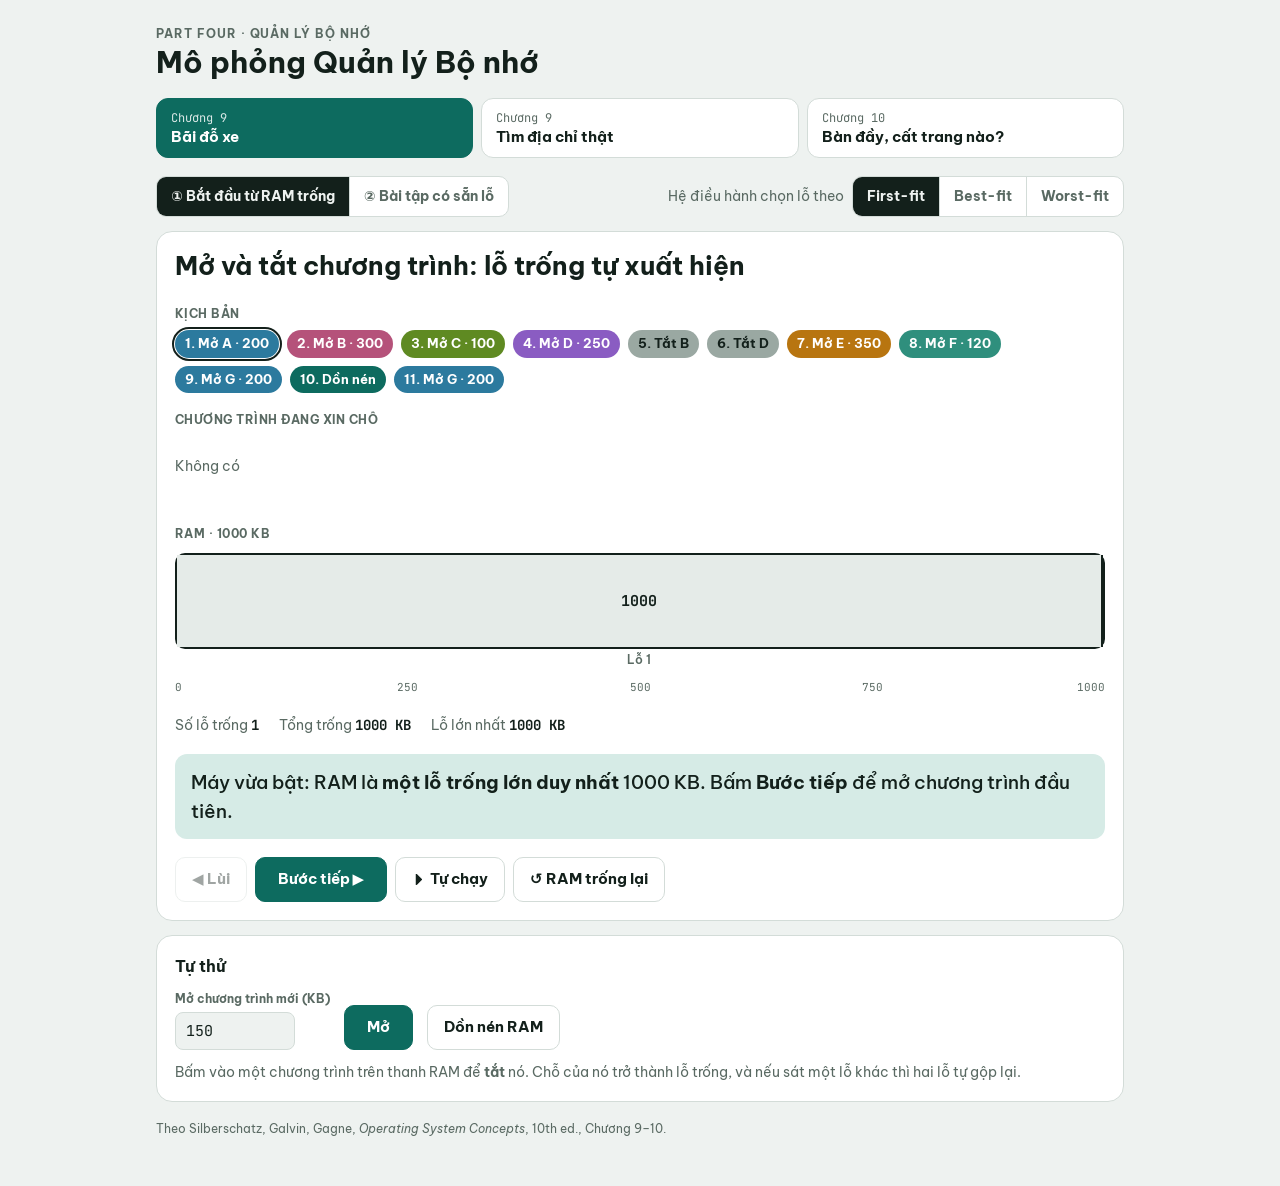
<file: index.original.html>
<!doctype html>
<html lang="vi">
<head>
<meta charset="utf-8">
<meta name="viewport" content="width=device-width, initial-scale=1, viewport-fit=cover">
<meta name="description" content="Mô phỏng trực quan Part Four (Quản lý bộ nhớ) – Operating System Concepts 10th ed.">
<style>[hidden]{display:none!important}body{margin:0}img{max-width:100%}</style>
<title>Mô phỏng Quản lý Bộ nhớ</title>
<link rel="preconnect" href="https://fonts.googleapis.com">
<link rel="preconnect" href="https://fonts.gstatic.com" crossorigin>
<link rel="stylesheet" href="https://fonts.googleapis.com/css2?family=Be+Vietnam+Pro:wght@400;500;600;700;800&family=JetBrains+Mono:wght@500;700&display=swap">
<style>
/* Layout: một sân khấu lớn mỗi tab; trên là câu hỏi, giữa là hình động, dưới là MỘT câu giải thích và nút điều khiển to */
:root{
  --bg:#eef2f0; --surface:#ffffff; --fg:#13201b; --muted:#5a6a63; --line:#d3dcd8;
  --accent:#0d6b5f; --accent-soft:#d6ebe6; --on-accent:#ffffff;
  --ok:#1f7a45; --ok-soft:#d8efe0; --bad:#b9400f; --bad-soft:#fbe2d4;
  --used:#9aa8a2; --free:#e5ebe8; --stripe:#d3dcd8;
  --c1:#0d6b5f; --c2:#c2570c; --c3:#4f5bd5; --c4:#8a7a12;
  --p1:#2c7a9e; --p2:#b5527a; --p3:#5f8a22; --p4:#8a5cc2; --p5:#b87510; --p6:#2f8f7d; --on-p:#ffffff;
  --f-body:'Be Vietnam Pro',system-ui,-apple-system,'Segoe UI',sans-serif;
  --f-mono:'JetBrains Mono',ui-monospace,Consolas,monospace;
}
@media (prefers-color-scheme: dark){ :root:not([data-theme="light"]){
  --bg:#0e1412; --surface:#162019; --fg:#e3ebe7; --muted:#95a69f; --line:#2c3935;
  --accent:#4cc2ae; --accent-soft:#163a33; --on-accent:#0b1210;
  --ok:#62d08d; --ok-soft:#163528; --bad:#f08d58; --bad-soft:#3d2316;
  --used:#46534e; --free:#1e2825; --stripe:#28342f;
  --c1:#4cc2ae; --c2:#f0914f; --c3:#949cf2; --c4:#d3c24d;
  --p1:#62b6da; --p2:#e38db2; --p3:#a5c862; --p4:#b997ec; --p5:#e8ad4f; --p6:#6ccab5; --on-p:#0b1210;
  color-scheme:dark }}
:root[data-theme="dark"]{
  --bg:#0e1412; --surface:#162019; --fg:#e3ebe7; --muted:#95a69f; --line:#2c3935;
  --accent:#4cc2ae; --accent-soft:#163a33; --on-accent:#0b1210;
  --ok:#62d08d; --ok-soft:#163528; --bad:#f08d58; --bad-soft:#3d2316;
  --used:#46534e; --free:#1e2825; --stripe:#28342f;
  --c1:#4cc2ae; --c2:#f0914f; --c3:#949cf2; --c4:#d3c24d;
  --p1:#62b6da; --p2:#e38db2; --p3:#a5c862; --p4:#b997ec; --p5:#e8ad4f; --p6:#6ccab5; --on-p:#0b1210;
  color-scheme:dark }

*{box-sizing:border-box}
[hidden]{display:none!important}
body{background:var(--bg);color:var(--fg);font-family:var(--f-body);font-size:16px;line-height:1.5}
.wrap{max-width:1000px;margin:0 auto;padding-inline:16px;padding-block:20px 48px;display:flex;flex-direction:column;gap:18px}
h1{font-size:clamp(22px,3.6vw,30px);margin:0;line-height:1.2;text-wrap:balance}
h2{font-size:clamp(20px,3vw,26px);margin:0;line-height:1.25;text-wrap:balance}
p{margin:0}
.mono{font-family:var(--f-mono);font-variant-numeric:tabular-nums}
.muted{color:var(--muted)}
.eyebrow{font-size:12px;letter-spacing:.08em;text-transform:uppercase;color:var(--muted);font-weight:700}

.tabs{display:grid;grid-template-columns:repeat(3,minmax(0,1fr));gap:8px}
.tab{font:inherit;text-align:left;cursor:pointer;background:var(--surface);color:var(--fg);border:1px solid var(--line);border-radius:12px;padding:10px 14px;display:flex;flex-direction:column;gap:0}
.tab .n{font-family:var(--f-mono);font-size:12px;color:var(--muted)}
.tab .t{font-weight:700;font-size:15px;line-height:1.3}
.tab[aria-selected="true"]{background:var(--accent);border-color:var(--accent);color:var(--on-accent)}
.tab[aria-selected="true"] .n{color:var(--on-accent);opacity:.85}
@media (max-width:560px){.tab .t{font-size:13px}}

.panel{display:flex;flex-direction:column;gap:14px}
.stage{background:var(--surface);border:1px solid var(--line);border-radius:16px;padding:18px;display:flex;flex-direction:column;gap:18px;min-width:0}
.caption{font-size:clamp(16px,2.2vw,19px);font-weight:500;padding:14px 16px;border-radius:12px;background:var(--accent-soft);min-height:56px}
.caption b.bad{color:var(--bad)} .caption b.ok{color:var(--ok)}
.bar{display:flex;flex-wrap:wrap;gap:8px;align-items:center}
.btn{font:inherit;font-weight:700;font-size:15px;padding:10px 16px;border-radius:10px;border:1px solid var(--line);background:var(--surface);color:var(--fg);cursor:pointer}
.btn:hover{border-color:var(--accent)}
.btn.primary{background:var(--accent);border-color:var(--accent);color:var(--on-accent);padding-inline:22px}
.btn:disabled{opacity:.4;cursor:not-allowed}
.spacer{flex:1}
.seg{display:inline-flex;border:1px solid var(--line);border-radius:10px;overflow:hidden;background:var(--surface)}
.seg button{font:inherit;font-weight:700;font-size:14px;padding:9px 14px;border:0;border-right:1px solid var(--line);background:none;color:var(--muted);cursor:pointer}
.seg button:last-child{border-right:0}
.seg button[aria-pressed="true"]{background:var(--fg);color:var(--bg)}
button:focus-visible,input:focus-visible,select:focus-visible,summary:focus-visible{outline:2px solid var(--accent);outline-offset:2px}
details{background:var(--surface);border:1px solid var(--line);border-radius:12px;padding:10px 14px}
summary{cursor:pointer;font-weight:600;font-size:14px;color:var(--muted)}
details[open] summary{margin-bottom:10px}
.form{display:flex;flex-wrap:wrap;gap:10px 14px;align-items:flex-end}
.field{display:flex;flex-direction:column;gap:4px;min-width:0}
.field label{font-size:12px;font-weight:700;color:var(--muted)}
input[type=text],input[type=number]{font-family:var(--f-mono);font-size:15px;background:var(--bg);color:var(--fg);border:1px solid var(--line);border-radius:8px;padding:8px 10px;min-width:0}
input[type=text]{width:min(360px,100%)}
input[type=number]{width:120px}
.scroll{overflow-x:auto;max-width:100%}
.legend{display:flex;flex-wrap:wrap;gap:6px 18px;font-size:13px;color:var(--muted)}
.legend i{display:inline-block;width:14px;height:14px;border-radius:4px;vertical-align:-2px;margin-right:6px}

@keyframes drop{from{transform:translateY(-46px) scale(.85);opacity:0}to{transform:none;opacity:1}}
@keyframes out{from{transform:translateX(-50px);opacity:0}to{transform:none;opacity:1}}
@keyframes pulse{0%,100%{box-shadow:0 0 0 0 transparent}50%{box-shadow:0 0 0 6px var(--accent-soft)}}
.enter{animation:drop .5s cubic-bezier(.2,.8,.2,1) both}
.gone{animation:out .5s ease-out both}
@media (prefers-reduced-motion:reduce){.enter,.gone{animation:none}}

/* ---------- Tab 1 ---------- */
.lane{min-width:620px;display:flex;flex-direction:column;gap:10px}
.lane-label{font-size:12px;font-weight:700;color:var(--muted);letter-spacing:.04em;text-transform:uppercase}
.req{height:54px;border-radius:8px;display:flex;align-items:center;justify-content:center;color:var(--on-p);font-weight:800;font-size:15px;white-space:nowrap;overflow:visible;padding:0 8px}
.req small{font-family:var(--f-mono);font-weight:500;margin-left:6px;opacity:.9}
.req-row{display:flex;align-items:center;gap:12px;min-height:54px}
.ram{display:flex;height:96px;border:2px solid var(--fg);border-radius:10px;overflow:visible;background:var(--used)}
.used{background:repeating-linear-gradient(135deg,var(--used) 0 7px,var(--line) 7px 14px);border-radius:0}
.hole{position:relative;display:flex;min-width:0;border-left:2px solid var(--fg);border-right:2px solid var(--fg);background:var(--free)}
.hole .pc{display:flex;flex-direction:column;align-items:center;justify-content:center;color:var(--on-p);font-weight:800;font-size:14px;min-width:0;overflow:hidden;border-right:2px solid var(--surface)}
.hole .pc small{font-family:var(--f-mono);font-weight:500;font-size:11px}
.hole .fr{display:flex;align-items:center;justify-content:center;font-family:var(--f-mono);font-weight:700;font-size:15px;color:var(--fg);min-width:0;overflow:hidden}
.hole.fit{background:var(--ok-soft)} .hole.fit .fr{color:var(--ok)}
.hole.nofit{background:var(--bad-soft)} .hole.nofit .fr{color:var(--bad);opacity:.8}
.hole.chosen{outline:4px solid var(--accent);outline-offset:-2px;z-index:2}
.hole.chosen::before{content:"▼";position:absolute;top:-26px;left:50%;transform:translateX(-50%);color:var(--accent);font-size:20px;line-height:1}
.hole .lbl{position:absolute;bottom:-22px;left:0;right:0;text-align:center;font-size:12px;color:var(--muted);font-weight:600;white-space:nowrap}
.queue{display:flex;flex-wrap:wrap;gap:8px;align-items:center;margin-top:16px}
.chip{font-family:var(--f-body);font-size:13px;font-weight:700;padding:4px 10px;border-radius:99px;color:var(--on-p)}
.chip.done{opacity:.35}
.chip.wait{background:var(--bad)!important;color:#fff}
.compare{display:grid;grid-template-columns:repeat(3,minmax(0,1fr));gap:8px}
.cmp{border:1px solid var(--line);border-radius:10px;padding:10px 12px;display:flex;flex-direction:column;gap:2px;background:var(--surface)}
.cmp.on{border-color:var(--fg);box-shadow:inset 0 0 0 1px var(--fg)}
.cmp .k{font-size:13px;font-weight:700}
.cmp .v{font-size:15px;font-weight:700}
.cmp .v.bad{color:var(--bad)} .cmp .v.ok{color:var(--ok)}
@media (max-width:560px){.compare{grid-template-columns:1fr}}

/* ---------- Tab 2 ---------- */
.flow{display:flex;align-items:stretch;gap:8px;flex-wrap:nowrap}
.arrow{align-self:center;font-size:24px;color:var(--muted);flex:0 0 auto}
.box{flex:1 1 0;min-width:0;border:2px solid var(--line);border-radius:12px;padding:10px;display:flex;flex-direction:column;gap:8px;transition:opacity .25s,border-color .25s;background:var(--surface)}
.box.dim{opacity:.3}
.box.act{border-color:var(--accent);animation:pulse 1.4s ease-in-out 2}
.box.badb{border-color:var(--bad)}
.box h3{margin:0;font-size:13px;letter-spacing:.04em;text-transform:uppercase;color:var(--muted)}
.big{font-family:var(--f-mono);font-size:clamp(24px,3.4vw,32px);font-weight:700;line-height:1.1}
.split{display:flex;gap:4px}
.split div{flex:1;border-radius:8px;padding:6px 8px;text-align:center}
.split .pg{background:var(--accent);color:var(--on-accent)}
.split .of{background:var(--free)}
.split b{display:block;font-family:var(--f-mono);font-size:22px}
.split span{font-size:11px;font-weight:600}
.mini{width:100%;border-collapse:collapse;font-family:var(--f-mono);font-size:13px}
.mini td,.mini th{padding:3px 6px;border-bottom:1px solid var(--line);text-align:center}
.mini th{font-family:var(--f-body);font-size:11px;color:var(--muted)}
.mini tr.hit td{background:var(--ok-soft);color:var(--ok);font-weight:700}
.mini tr.miss td{background:var(--bad-soft);color:var(--bad);font-weight:700}
.mini td.no{color:var(--bad)}
.verdict{font-weight:800;font-size:14px;text-align:center;border-radius:6px;padding:3px}
.verdict.ok{background:var(--ok-soft);color:var(--ok)} .verdict.bad{background:var(--bad-soft);color:var(--bad)}
.frames{display:grid;grid-template-columns:repeat(4,1fr);gap:4px}
.frames div{border-radius:5px;font-family:var(--f-mono);font-size:11px;text-align:center;padding:4px 0;background:var(--free);color:var(--muted);line-height:1.2}
.frames div.mine{background:var(--accent-soft);color:var(--fg);font-weight:700}
.frames div.other{background:repeating-linear-gradient(135deg,var(--free) 0 5px,var(--stripe) 5px 10px)}
.frames div.hl{background:var(--accent);color:var(--on-accent)}
.frames small{display:block;font-size:9px;opacity:.8}
.formula{font-family:var(--f-mono);font-size:12px;color:var(--muted)}
@media (max-width:820px){.flow{flex-direction:column}.arrow{transform:rotate(90deg)}}
.quick{display:flex;flex-wrap:wrap;gap:8px;align-items:center}

/* ---------- Tab 3 ---------- */
.refs{display:flex;gap:6px;flex-wrap:wrap;align-items:flex-end}
.ref{display:flex;flex-direction:column;align-items:center;gap:3px}
.ref b{font-family:var(--f-mono);width:30px;height:30px;border-radius:7px;display:flex;align-items:center;justify-content:center;background:var(--free);font-size:14px}
.ref.past b{opacity:.5}
.ref.now b{background:var(--fg);color:var(--bg);width:40px;height:40px;font-size:19px;opacity:1}
.ref i{width:8px;height:8px;border-radius:50%;background:transparent}
.ref i.f{background:var(--bad)} .ref i.h{background:var(--ok)}
.scene{display:grid;grid-template-columns:auto minmax(0,1fr) auto;gap:18px;align-items:center}
@media (max-width:720px){.scene{grid-template-columns:1fr}}
.need{display:flex;flex-direction:column;align-items:center;gap:6px}
.card{width:76px;height:96px;border-radius:10px;display:flex;align-items:center;justify-content:center;font-family:var(--f-mono);font-size:36px;font-weight:700;background:var(--surface);border:2px solid var(--fg);box-shadow:0 3px 0 var(--line)}
.need .card{background:var(--fg);color:var(--bg)}
.pill{font-size:13px;font-weight:800;padding:3px 10px;border-radius:99px}
.pill.ok{background:var(--ok-soft);color:var(--ok)} .pill.bad{background:var(--bad-soft);color:var(--bad)}
.ramzone{border:2px dashed var(--line);border-radius:14px;padding:12px;display:flex;flex-direction:column;gap:8px;min-width:0}
.zone-t{font-size:12px;font-weight:800;color:var(--muted);letter-spacing:.05em;text-transform:uppercase}
.slots{display:flex;gap:10px;flex-wrap:wrap}
.slot{display:flex;flex-direction:column;align-items:center;gap:4px;width:84px}
.slot .card.empty{border-style:dashed;border-color:var(--line);color:var(--line);box-shadow:none;font-size:14px}
.slot .card.new{border-color:var(--ok);background:var(--ok-soft);color:var(--ok)}
.slot .card.victim{border-color:var(--bad);background:var(--bad-soft);color:var(--bad);position:relative}
.slot .card.victim::after{content:"✕";position:absolute;top:-10px;right:-10px;width:24px;height:24px;border-radius:50%;background:var(--bad);color:#fff;font-size:13px;display:flex;align-items:center;justify-content:center}
.slot .card.hitc{border-color:var(--ok);box-shadow:0 0 0 4px var(--ok-soft)}
.hint{font-size:11px;font-weight:600;color:var(--muted);text-align:center;line-height:1.25;min-height:28px}
.hint.ptr{color:var(--c3)}
.disk{display:flex;flex-direction:column;align-items:center;gap:6px;min-width:110px}
.disk .icon{width:92px;height:64px;border-radius:10px;border:2px solid var(--muted);display:flex;align-items:center;justify-content:center;font-weight:800;font-size:13px;color:var(--muted);background:repeating-linear-gradient(0deg,var(--surface) 0 10px,var(--free) 10px 12px)}
.disk .card{width:52px;height:64px;font-size:24px;border-color:var(--bad);color:var(--bad)}
.counts{display:flex;gap:10px;flex-wrap:wrap}
.count{border-radius:12px;padding:8px 16px;display:flex;align-items:baseline;gap:8px;font-weight:700}
.count .mono{font-size:28px}
.count.bad{background:var(--bad-soft);color:var(--bad)} .count.ok{background:var(--ok-soft);color:var(--ok)}
.bars{display:flex;flex-direction:column;gap:8px}
.brow{display:grid;grid-template-columns:70px minmax(0,1fr) 40px;gap:10px;align-items:center;font-size:14px;font-weight:700;cursor:pointer;background:none;border:0;color:var(--fg);font-family:inherit;padding:2px 0;text-align:left}
.brow .track{height:22px;border-radius:6px;background:var(--free);overflow:hidden}
.brow .fill{height:100%;border-radius:6px;transition:width .4s}
.brow.on{outline:2px solid var(--fg);outline-offset:3px;border-radius:6px}
.brow .num{font-family:var(--f-mono);text-align:right}
.belady{border-radius:12px;background:var(--bad-soft);padding:12px 16px;display:flex;flex-direction:column;gap:8px}
.belady b{color:var(--bad)}
.bl2{display:flex;gap:16px;align-items:flex-end}
.bl2 div{display:flex;flex-direction:column;align-items:center;gap:4px;font-size:13px;font-weight:700}
.bl2 span{width:56px;background:var(--bad);border-radius:6px 6px 0 0}
.tgrid{border-collapse:collapse;font-family:var(--f-mono);font-size:13px}
.tgrid td,.tgrid th{border:1px solid var(--line);width:30px;height:30px;text-align:center;padding:0}
.tgrid th.r,.tgrid td.r{width:auto;padding:0 8px;font-family:var(--f-body);font-size:12px;color:var(--muted);text-align:left}
.tgrid td.n{background:var(--bad-soft);color:var(--bad);font-weight:700}
.tgrid td.F{color:var(--bad);font-weight:700} .tgrid td.H{color:var(--ok);font-weight:700}
footer{font-size:12px;color:var(--muted)}
.ruler{position:relative;height:18px;margin-top:20px;font-family:var(--f-mono);font-size:11px;color:var(--muted)}
.ruler span{position:absolute;transform:translateX(-50%);white-space:nowrap}
.ruler span:first-child{transform:none}.ruler span:last-child{transform:translateX(-100%)}
.blk{font:inherit;border:0;border-right:2px solid var(--surface);display:flex;flex-direction:column;align-items:center;justify-content:center;color:var(--on-p);font-weight:800;font-size:16px;min-width:0;overflow:hidden;cursor:pointer;padding:0;position:relative}
.blk small{font-family:var(--f-mono);font-weight:500;font-size:11px}
.blk:hover::after{content:"tắt";position:absolute;top:3px;right:4px;font-size:10px;font-weight:700;background:rgba(0,0,0,.35);color:#fff;padding:0 4px;border-radius:3px}
.hole.merged{box-shadow:inset 0 0 0 3px var(--accent)}
.stats-line{display:flex;flex-wrap:wrap;gap:6px 20px;font-size:14px;color:var(--muted)}
.stats-line b{color:var(--fg);font-family:var(--f-mono)}
.chip.next{outline:2px solid var(--fg);outline-offset:1px}
.chip.act-close{background:var(--used);color:var(--fg)}
.chip.act-compact{background:var(--accent);color:var(--on-accent)}
#f-ram{background:var(--free)}

</style>

</head>
<body>
<div class="wrap">
  <header>
    <span class="eyebrow">Part Four · Quản lý bộ nhớ</span>
    <h1>Mô phỏng Quản lý Bộ nhớ</h1>
  </header>

  <nav class="tabs" role="tablist" aria-label="Thí nghiệm">
    <button class="tab" role="tab" id="t1" aria-controls="p1" aria-selected="true"><span class="n">Chương 9</span><span class="t">Bãi đỗ xe</span></button>
    <button class="tab" role="tab" id="t2" aria-controls="p2" aria-selected="false"><span class="n">Chương 9</span><span class="t">Tìm địa chỉ thật</span></button>
    <button class="tab" role="tab" id="t3" aria-controls="p3" aria-selected="false"><span class="n">Chương 10</span><span class="t">Bàn đầy, cất trang nào?</span></button>
  </nav>

  <!-- ============ TAB 1 ============ -->
  <section class="panel" id="p1" role="tabpanel" aria-labelledby="t1">
    <div class="bar">
      <div class="seg" id="a-mode" aria-label="Chế độ">
        <button data-m="free" aria-pressed="true">① Bắt đầu từ RAM trống</button><button data-m="ex" aria-pressed="false">② Bài tập có sẵn lỗ</button>
      </div>
      <span class="spacer"></span>
      <span class="muted" style="font-size:14px">Hệ điều hành chọn lỗ theo</span>
      <div class="seg" id="a-alg" aria-label="Chiến lược">
        <button data-a="first" aria-pressed="true">First-fit</button><button data-a="best" aria-pressed="false">Best-fit</button><button data-a="worst" aria-pressed="false">Worst-fit</button>
      </div>
    </div>

    <div id="f-wrap" class="panel">
      <div class="stage">
        <h2>Mở và tắt chương trình: lỗ trống tự xuất hiện</h2>
        <div>
          <span class="lane-label">Kịch bản</span>
          <div class="queue" id="f-script" style="margin-top:6px"></div>
        </div>
        <div class="scroll"><div class="lane">
          <span class="lane-label">Chương trình đang xin chỗ</span>
          <div class="req-row" id="f-req"></div>
          <span class="lane-label" style="margin-top:22px">RAM · 1000 KB</span>
          <div class="ram" id="f-ram"></div>
          <div class="ruler" id="f-ruler"></div>
        </div></div>
        <div class="stats-line" id="f-stats"></div>
        <p class="caption" id="f-cap"></p>
        <div class="bar">
          <button class="btn" id="f-prev">◀ Lùi</button>
          <button class="btn primary" id="f-next">Bước tiếp ▶</button>
          <button class="btn" id="f-play">⏵ Tự chạy</button>
          <button class="btn" id="f-reset">↺ RAM trống lại</button>
        </div>
      </div>
      <div class="stage" style="gap:12px">
        <h3 style="margin:0;font-size:16px">Tự thử</h3>
        <div class="form">
          <div class="field"><label for="f-size">Mở chương trình mới (KB)</label><input type="number" id="f-size" value="150" min="10" max="1000"></div>
          <button class="btn primary" id="f-open">Mở</button>
          <button class="btn" id="f-compact">Dồn nén RAM</button>
        </div>
        <p class="muted" style="font-size:14px">Bấm vào một chương trình trên thanh RAM để <b>tắt</b> nó. Chỗ của nó trở thành lỗ trống, và nếu sát một lỗ khác thì hai lỗ tự gộp lại.</p>
      </div>
    </div>

    <div id="e-wrap" class="panel" hidden>
    <div class="stage">
      <h2>Giả sử RAM đã có sẵn các lỗ này. Đặt tiến trình vào đâu?</h2>
      <p class="muted" style="font-size:14px">Các lỗ là “ảnh chụp” RAM sau một thời gian chương trình mở rồi tắt. Đề bài cho sẵn để tập trung vào cách chọn lỗ.</p>
      <div class="scroll"><div class="lane">
        <span class="lane-label">Tiến trình đang xin</span>
        <div class="req-row" id="a-req"></div>
        <span class="lane-label" style="margin-top:22px">RAM</span>
        <div class="ram" id="a-ram"></div>
        <div class="queue" id="a-queue"></div>
      </div></div>
      <div class="legend"><span><i style="background:var(--ok-soft);border:1px solid var(--ok)"></i>đủ chỗ</span><span><i style="background:var(--bad-soft);border:1px solid var(--bad)"></i>không đủ</span><span><i style="background:var(--used)"></i>đã có chương trình khác</span></div>
      <p class="caption" id="a-cap"></p>
      <div class="bar">
        <button class="btn" id="a-prev">◀ Lùi</button>
        <button class="btn primary" id="a-next">Bước tiếp ▶</button>
        <button class="btn" id="a-play">⏵ Tự chạy</button>
        <button class="btn" id="a-reset">↺ Làm lại</button>
      </div>
    </div>
    <div class="compare" id="a-cmp"></div>
    <details><summary>Đổi dữ liệu</summary>
      <div class="form">
        <div class="field"><label for="a-holes">Lỗ trống (KB)</label><input type="text" id="a-holes" value="100, 500, 200, 300, 600"></div>
        <div class="field"><label for="a-reqs">Tiến trình xin (KB)</label><input type="text" id="a-reqs" value="212, 417, 112, 426"></div>
        <button class="btn" id="a-apply">Áp dụng</button>
      </div>
    </details>
    </div>
  </section>

  <!-- ============ TAB 2 ============ -->
  <section class="panel" id="p2" role="tabpanel" aria-labelledby="t2" hidden>
    <div class="stage">
      <div class="bar">
        <h2>Chương trình nói “địa chỉ 10000”, RAM thật ở đâu?</h2>
      </div>
      <div class="quick">
        <label for="x-addr" class="muted" style="font-weight:600;font-size:14px">Địa chỉ logic</label>
        <input type="number" id="x-addr" value="10000" min="0" max="32767">
        <button class="btn primary" id="x-go">Dịch ▶</button>
        <button class="btn" id="x-rand">🎲 Ngẫu nhiên</button>
        <button class="btn" id="x-fault">Thử lỗi trang</button>
        <span class="muted" style="font-size:13px">Trang 4 KB · 8 trang · RAM 16 khung</span>
      </div>
      <div class="flow" id="x-flow"></div>
      <p class="caption" id="x-cap"></p>
      <div class="bar">
        <button class="btn" id="x-prev">◀ Lùi</button>
        <button class="btn primary" id="x-next">Bước tiếp ▶</button>
        <button class="btn" id="x-all">Xem kết quả</button>
        <span class="spacer"></span>
        <span class="muted" id="x-stats" style="font-size:14px"></span>
        <button class="btn" id="x-reset">↺ Làm lại</button>
      </div>
    </div>
  </section>

  <!-- ============ TAB 3 ============ -->
  <section class="panel" id="p3" role="tabpanel" aria-labelledby="t3" hidden>
    <div class="stage">
      <div class="bar">
        <h2>RAM chỉ có <span id="r-nlabel">3</span> chỗ. Hết chỗ thì đuổi trang nào?</h2>
        <span class="spacer"></span>
        <div class="seg" id="r-alg">
          <button data-a="FIFO" aria-pressed="true">FIFO</button><button data-a="LRU" aria-pressed="false">LRU</button><button data-a="OPT" aria-pressed="false">OPT</button><button data-a="CLOCK" aria-pressed="false">Clock</button>
        </div>
      </div>
      <div>
        <span class="lane-label">Chương trình lần lượt cần các trang</span>
        <div class="refs" id="r-refs" style="margin-top:6px"></div>
      </div>
      <div class="scene">
        <div class="need" id="r-need"></div>
        <div class="ramzone"><span class="zone-t">RAM · bàn học</span><div class="slots" id="r-slots"></div></div>
        <div class="disk"><span class="zone-t">Ổ cứng · tủ sách</span><div class="icon">💾</div><div id="r-out"></div></div>
      </div>
      <p class="caption" id="r-cap"></p>
      <div class="bar">
        <button class="btn" id="r-prev">◀ Lùi</button>
        <button class="btn primary" id="r-next">Bước tiếp ▶</button>
        <button class="btn" id="r-play">⏵ Tự chạy</button>
        <button class="btn" id="r-reset">↺ Làm lại</button>
        <span class="spacer"></span>
        <div class="counts" id="r-counts"></div>
      </div>
    </div>

    <div class="stage">
      <div class="bar"><h2>Cùng chuỗi này, 4 cách cho kết quả</h2><span class="spacer"></span>
        <span class="muted" style="font-size:14px">Số chỗ trong RAM</span>
        <div class="seg" id="r-n"><button data-n="2">2</button><button data-n="3">3</button><button data-n="4">4</button><button data-n="5">5</button></div>
      </div>
      <div class="bars" id="r-bars"></div>
      <p class="muted" style="font-size:14px">Thanh càng ngắn càng tốt (ít lần phải chạy ra ổ cứng). OPT luôn ngắn nhất nhưng không làm được thật, vì máy không biết trước tương lai.</p>
      <div id="r-belady"></div>
      <div class="bar"><button class="btn" id="r-bel">Thử Belady's anomaly</button><button class="btn" id="r-book">Chuỗi trong giáo trình</button></div>
    </div>

    <details><summary>Bảng đầy đủ kiểu giáo trình (để luyện tính tay)</summary><div class="scroll"><table class="tgrid" id="r-grid"></table></div></details>
    <details><summary>Đổi chuỗi trang</summary>
      <div class="form"><div class="field"><label for="r-str">Chuỗi tham chiếu (tối đa 24 số)</label><input type="text" id="r-str" value="7 0 1 2 0 3 0 4 2 3 0 3 2 1 2 0 1 7 0 1"></div><button class="btn" id="r-apply">Áp dụng</button></div>
    </details>
  </section>

  <footer>Theo Silberschatz, Galvin, Gagne, <i>Operating System Concepts</i>, 10th ed., Chương 9–10.</footer>
</div>

<script>
(function(){
const $ = s => document.querySelector(s);
const nums = s => s.split(/[\s,;]+/).filter(Boolean).map(Number).filter(n => Number.isFinite(n) && n >= 0).map(Math.round);
const reduce = matchMedia('(prefers-reduced-motion: reduce)').matches;

/* tabs */
const T = [['t1','p1'],['t2','p2'],['t3','p3']];
T.forEach(([t]) => $('#'+t).onclick = () => { T.forEach(([a,p]) => { $('#'+a).setAttribute('aria-selected', a===t); $('#'+p).hidden = a!==t; }); stopAll(); });

let timers = {};
function stopAll(){ Object.keys(timers).forEach(k => { clearInterval(timers[k]); delete timers[k]; }); ['#a-play','#r-play','#f-play'].forEach(q => { const e = $(q); if (e) e.textContent='⏵ Tự chạy'; }); }
function togglePlay(key, btn, stepFn, canStep){
  if (timers[key]){ stopAll(); return; }
  if (!canStep()) return;
  btn.textContent = '⏸ Dừng';
  timers[key] = setInterval(() => { if (!canStep()){ stopAll(); return; } stepFn(); }, 1300);
}

/* ================= TAB 1 ================= */
const A = { alg:'first', holes:[], reqs:[], s:0 };
const USED = 70;
function simA(holes, reqs, alg){
  const free = holes.slice(), pieces = holes.map(() => []), ev = [];
  reqs.forEach((r, k) => {
    const fits = []; let idx = -1;
    free.forEach((f, i) => { if (f >= r) fits.push(i); });
    fits.forEach(i => { if (idx < 0 || (alg==='best' && free[i] < free[idx]) || (alg==='worst' && free[i] > free[idx])) idx = i; });
    ev.push({ k, r, fits, idx, freeBefore: free.slice(), piecesBefore: pieces.map(a => a.slice()) });
    if (idx >= 0){ pieces[idx].push({ k, r }); free[idx] -= r; }
  });
  return { ev, free, pieces };
}
function loadA(){
  const h = nums($('#a-holes').value).filter(n => n > 0).slice(0, 7), r = nums($('#a-reqs').value).filter(n => n > 0).slice(0, 6);
  A.holes = h.length ? h : [100,500,200,300,600]; A.reqs = r.length ? r : [212,417,112,426]; A.s = 0; renderA();
}
const pc = k => `var(--p${(k%6)+1})`;
function renderA(){
  const sim = simA(A.holes, A.reqs, A.alg), n = A.reqs.length, S = 2*n, s = A.s;
  const k = Math.min(Math.floor(s/2), n-1), picking = s % 2 === 1, done = s === S;
  // which state to show: after placing floor(s/2) processes
  const placed = Math.floor(s/2);
  const state = placed < n ? { free: sim.ev[placed].freeBefore, pieces: sim.ev[placed].piecesBefore } : { free: sim.free, pieces: sim.pieces };
  const total = A.holes.reduce((a,b)=>a+b,0) + USED*(A.holes.length+1);
  const pct = v => (v/total*100)+'%';
  // request block (same scale as RAM)
  const cur = !done ? sim.ev[placed] : null;
  $('#a-req').innerHTML = cur
    ? `<div class="req ${picking ? '' : 'enter'}" style="width:${pct(cur.r)};min-width:70px;background:${pc(cur.k)}">P${cur.k+1}<small>${cur.r} KB</small></div><span class="muted" style="font-size:14px">← cùng tỉ lệ với RAM bên dưới</span>`
    : `<span class="muted">Hết tiến trình.</span>`;
  const lastPlaced = placed > 0 ? sim.ev[placed-1] : null;
  let html = `<div class="used" style="width:${pct(USED)}"></div>`;
  A.holes.forEach((size, i) => {
    let cls = '';
    if (picking && cur){ cls = cur.fits.includes(i) ? 'fit' : 'nofit'; if (cur.idx === i) cls += ' chosen'; }
    const segs = state.pieces[i].map(p => `<div class="pc ${lastPlaced && !picking && p.k===lastPlaced.k ? 'enter' : ''}" style="flex:${p.r} 1 0;background:${pc(p.k)}">P${p.k+1}<small>${p.r}</small></div>`).join('');
    const fr = state.free[i] > 0 ? `<div class="fr" style="flex:${state.free[i]} 1 0">${state.free[i]}</div>` : '';
    html += `<div class="hole ${cls}" style="width:${pct(size)}">${segs}${fr}<span class="lbl">Lỗ ${i+1}</span></div><div class="used" style="width:${pct(USED)}"></div>`;
  });
  $('#a-ram').innerHTML = html;
  $('#a-queue').innerHTML = '<span class="lane-label">Hàng đợi</span>' + A.reqs.map((r, i) => {
    const e = sim.ev[i], waited = i < placed && e.idx < 0;
    return `<span class="chip ${i < placed && !waited ? 'done' : ''} ${waited ? 'wait' : ''}" style="background:${pc(i)}">P${i+1} · ${r}${waited ? ' · phải chờ' : ''}</span>`;
  }).join('');
  // caption
  const name = { first:'First-fit', best:'Best-fit', worst:'Worst-fit' }[A.alg];
  let cap;
  if (s === 0) cap = `RAM còn ${A.holes.length} lỗ trống (ô sáng, số là KB còn trống). Bấm <b>Bước tiếp</b> để P1 xin chỗ.`;
  else if (picking){
    if (cur.idx < 0) cap = `P${cur.k+1} cần <b>${cur.r} KB</b>. <b class="bad">Không lỗ nào đủ!</b> Dù tổng RAM trống vẫn còn ${cur.freeBefore.reduce((a,b)=>a+b,0)} KB, nó bị vụn thành nhiều mảnh nhỏ.`;
    else {
      const why = A.alg==='first' ? 'lỗ đủ chỗ <b>đầu tiên</b> từ trái sang' : A.alg==='best' ? 'lỗ đủ chỗ <b>nhỏ nhất</b> (vừa khít nhất)' : 'lỗ <b>to nhất</b>';
      cap = `P${cur.k+1} cần <b>${cur.r} KB</b>. Các lỗ màu xanh đủ chỗ. ${name} chọn ${why}: <b>Lỗ ${cur.idx+1}</b>.`;
    }
  } else {
    const e = sim.ev[placed-1];
    cap = e.idx < 0 ? `<b class="bad">P${e.k+1} phải chờ</b> đến khi có tiến trình khác trả RAM. Đây là <b>phân mảnh ngoài</b>.`
      : `Đặt P${e.k+1} vào Lỗ ${e.idx+1}. Phần thừa còn <b>${e.freeBefore[e.idx]-e.r} KB</b> trống.`;
    if (done){ const w = sim.ev.filter(x => x.idx<0).length; cap += w ? ` <b class="bad">Kết thúc: ${w} tiến trình phải chờ.</b>` : ` <b class="ok">Kết thúc: tất cả đều có chỗ.</b>`; }
  }
  $('#a-cap').innerHTML = cap;
  $('#a-prev').disabled = s === 0; $('#a-next').disabled = done;
  // compare
  $('#a-cmp').innerHTML = [['first','First-fit','lỗ đầu tiên'],['best','Best-fit','lỗ vừa khít nhất'],['worst','Worst-fit','lỗ to nhất']].map(([a, nm, d]) => {
    const w = simA(A.holes, A.reqs, a).ev.filter(x => x.idx < 0);
    return `<div class="cmp ${a===A.alg?'on':''}"><span class="k">${nm} <span class="muted" style="font-weight:500">· ${d}</span></span><span class="v ${w.length?'bad':'ok'}">${w.length ? w.map(x=>'P'+(x.k+1)).join(', ')+' phải chờ' : 'Tất cả có chỗ'}</span></div>`;
  }).join('');
}
document.querySelectorAll('#a-alg button').forEach(b => b.onclick = () => { A.alg = b.dataset.a; document.querySelectorAll('#a-alg button').forEach(x => x.setAttribute('aria-pressed', x===b)); A.s = 0; stopAll(); renderA(); renderF(); });
/* ---------- Tab 1 · chế độ RAM trống ---------- */
const MEM = 1000;
const SCRIPT = [['open','A',200],['open','B',300],['open','C',100],['open','D',250],['close','B'],['close','D'],['open','E',350],['open','F',120],['open','G',200],['compact'],['open','G',200]];
const F = {};
const ALGNAME = { first:'First-fit', best:'Best-fit', worst:'Worst-fit' };
const colorOf = name => { if (!(name in F.colors)) F.colors[name] = Object.keys(F.colors).length; return pc(F.colors[name]); };
function resetF(){
  F.segs = [{ start:0, size:MEM, name:null }]; F.pending = null; F.si = 0; F.hist = []; F.waiting = [];
  F.colors = {}; F.manual = 0; F.fx = null;
  F.cap = `Máy vừa bật: RAM là <b>một lỗ trống lớn duy nhất</b> 1000 KB. Bấm <b>Bước tiếp</b> để mở chương trình đầu tiên.`;
  SCRIPT.forEach(a => { if (a[1]) colorOf(a[1]); });
}
const snapF = () => F.hist.push(JSON.stringify({ segs:F.segs, pending:F.pending, si:F.si, waiting:F.waiting, cap:F.cap, fx:F.fx, manual:F.manual }));
function fitList(size){ return F.segs.map((s,i) => ({ s, i })).filter(o => !o.s.name && o.s.size >= size); }
function chooseF(size){
  const hs = fitList(size); if (!hs.length) return -1;
  let b = hs[0];
  hs.forEach(o => { if ((A.alg==='best' && o.s.size < b.s.size) || (A.alg==='worst' && o.s.size > b.s.size)) b = o; });
  return b.i;
}
const freeTotal = () => F.segs.filter(s => !s.name).reduce((a,s) => a + s.size, 0);
function mergeFree(){
  const out = [];
  F.segs.forEach(s => { const l = out[out.length-1]; if (l && !l.name && !s.name){ l.size += s.size; } else out.push({ ...s }); });
  F.segs = out;
}
function doPlace(){
  const { name, size } = F.pending, idx = chooseF(size);
  F.pending = null;
  if (idx < 0){
    if (!F.waiting.includes(name)) F.waiting.push(name);
    const hs = F.segs.filter(s => !s.name).map(s => s.size);
    F.fx = null;
    F.cap = `<b class="bad">${name} (${size} KB) không có chỗ!</b> Tổng RAM trống là <b>${freeTotal()} KB</b>, đủ cho ${name}, nhưng bị vụn thành các lỗ ${hs.join(' KB, ')} KB nằm rải rác. Đây là <b>phân mảnh ngoài</b>. ${name} phải chờ.`;
    return;
  }
  const seg = F.segs[idx], rest = seg.size - size;
  const parts = [{ start:seg.start, size, name }]; if (rest > 0) parts.push({ start:seg.start+size, size:rest, name:null });
  F.segs.splice(idx, 1, ...parts);
  F.waiting = F.waiting.filter(w => w !== name);
  F.fx = { type:'new', name };
  F.cap = `Đặt ${name} vào đầu lỗ ${seg.size} KB. ${rest > 0 ? `Phần thừa <b>${rest} KB</b> thành một lỗ trống nhỏ hơn.` : 'Vừa khít, không thừa chỗ nào.'}`;
}
function doOpen(name, size){
  F.pending = { name, size };
  const hs = fitList(size), idx = chooseF(size);
  F.fx = null;
  if (F.segs.length === 1 && !F.segs[0].name) { F.cap = `${name} xin <b>${size} KB</b>. RAM còn trống hết nên chỉ có một lựa chọn.`; return; }
  if (idx < 0) { F.cap = `${name} xin <b>${size} KB</b>. Xem các lỗ: <b class="bad">không lỗ nào đủ ${size} KB</b>.`; return; }
  const why = A.alg==='first' ? 'lỗ đủ chỗ <b>đầu tiên</b> tính từ trái' : A.alg==='best' ? 'lỗ đủ chỗ <b>nhỏ nhất</b>' : 'lỗ <b>to nhất</b>';
  F.cap = `${name} xin <b>${size} KB</b>. Lỗ màu xanh là lỗ đủ chỗ (${hs.length} lỗ). ${ALGNAME[A.alg]} chọn ${why}: lỗ <b>${F.segs[idx].size} KB</b>.`;
}
function doClose(name){
  const i = F.segs.findIndex(s => s.name === name); if (i < 0) return;
  const size = F.segs[i].size, start = F.segs[i].start;
  const leftFree = i > 0 && !F.segs[i-1].name, rightFree = i < F.segs.length-1 && !F.segs[i+1].name;
  F.segs[i].name = null; mergeFree();
  const h = F.segs.find(s => !s.name && s.start <= start && s.start + s.size > start);
  F.fx = { type:'merged', start: h.start };
  F.cap = `Tắt ${name} → trả lại <b>${size} KB</b>, chỗ đó thành lỗ trống.` + ((leftFree || rightFree) ? ` Lỗ này nằm sát một lỗ khác nên hệ điều hành <b>gộp lại thành một lỗ ${h.size} KB</b>.` : ` Hai bên nó không có lỗ trống nào, nên nó là một lỗ riêng.`);
}
function doCompact(){
  const procs = F.segs.filter(s => s.name); let st = 0;
  F.segs = procs.map(p => { const s = { start:st, size:p.size, name:p.name }; st += p.size; return s; });
  if (st < MEM) F.segs.push({ start:st, size:MEM-st, name:null });
  F.fx = { type:'merged', start: st };
  F.cap = `<b>Dồn nén</b>: hệ điều hành dời mọi chương trình sát về đầu RAM. Các lỗ vụn gom lại thành <b>một lỗ ${MEM-st} KB</b>. Cách này hiệu quả nhưng tốn thời gian, vì phải chép dữ liệu và tạm dừng chương trình.`;
}
function stepF(){
  if (F.pending){ snapF(); doPlace(); renderF(); return; }
  if (F.si >= SCRIPT.length) return;
  snapF();
  const a = SCRIPT[F.si++];
  if (a[0] === 'open') doOpen(a[1], a[2]); else if (a[0] === 'close') doClose(a[1]); else doCompact();
  renderF();
}
const canStepF = () => !!F.pending || F.si < SCRIPT.length;
function renderF(){
  if (!F.segs) return;
  const pct = v => (v/MEM*100)+'%';
  // script chips
  $('#f-script').innerHTML = SCRIPT.map((a, i) => {
    const label = a[0]==='open' ? `Mở ${a[1]} · ${a[2]}` : a[0]==='close' ? `Tắt ${a[1]}` : 'Dồn nén';
    const cls = a[0]==='close' ? 'act-close' : a[0]==='compact' ? 'act-compact' : '';
    const bg = a[0]==='open' ? `style="background:${colorOf(a[1])}"` : '';
    const st = i < F.si - (F.pending ? 1 : 0) ? 'done' : (i === F.si - (F.pending ? 1 : 0) ? 'next' : '');
    return `<span class="chip ${cls} ${st}" ${bg}>${i+1}. ${label}</span>`;
  }).join('');
  // pending
  const P = F.pending;
  $('#f-req').innerHTML = P ? `<div class="req enter" style="width:${pct(P.size)};min-width:70px;background:${colorOf(P.name)}">${P.name}<small>${P.size} KB</small></div><span class="muted" style="font-size:14px">← cùng tỉ lệ với RAM</span>`
    : (F.waiting.length ? F.waiting.map(w => `<span class="chip wait" style="background:var(--bad)">${w} đang chờ</span>`).join(' ') : `<span class="muted" style="font-size:14px">Không có</span>`);
  // RAM
  const chosen = P ? chooseF(P.size) : -1;
  let hn = 0;
  $('#f-ram').innerHTML = F.segs.map((s, i) => {
    if (s.name){
      const en = F.fx && F.fx.type==='new' && F.fx.name===s.name ? ' enter' : '';
      return `<button class="blk${en}" data-n="${s.name}" style="width:${pct(s.size)};background:${colorOf(s.name)}" title="Bấm để tắt ${s.name}" aria-label="Tắt chương trình ${s.name}">${s.name}<small>${s.size}</small></button>`;
    }
    hn++;
    let c = '';
    if (P){ c = s.size >= P.size ? 'fit' : 'nofit'; if (i === chosen) c += ' chosen'; }
    if (!P && F.fx && F.fx.type==='merged' && F.fx.start === s.start) c += ' merged';
    return `<div class="hole ${c}" style="width:${pct(s.size)};border-left-width:${i===0?0:2}px"><div class="fr" style="flex:1">${s.size}</div><span class="lbl">Lỗ ${hn}</span></div>`;
  }).join('');
  $('#f-ruler').innerHTML = [0,250,500,750,1000].map(v => `<span style="left:${v/10}%">${v}</span>`).join('');
  document.querySelectorAll('#f-ram .blk').forEach(b => b.onclick = () => {
    if (F.pending){ F.cap = `Đang có ${F.pending.name} chờ đặt vào RAM. Bấm <b>Bước tiếp</b> trước, rồi hãy tắt chương trình khác.`; renderF(); return; }
    stopAll(); snapF(); doClose(b.dataset.n); renderF();
  });
  const hs = F.segs.filter(s => !s.name);
  $('#f-stats').innerHTML = `<span>Số lỗ trống <b>${hs.length}</b></span><span>Tổng trống <b>${freeTotal()} KB</b></span><span>Lỗ lớn nhất <b>${hs.length ? Math.max(...hs.map(s=>s.size)) : 0} KB</b></span>`;
  let cap = F.cap;
  if (!canStepF() && !P) cap += ` <span class="muted">· Hết kịch bản. Em có thể tự mở hoặc tắt chương trình ở khung “Tự thử”.</span>`;
  $('#f-cap').innerHTML = cap;
  $('#f-prev').disabled = !F.hist.length; $('#f-next').disabled = !canStepF();
}
$('#f-next').onclick = stepF;
$('#f-prev').onclick = () => { if (!F.hist.length) return; stopAll(); const h = JSON.parse(F.hist.pop()); Object.assign(F, h); renderF(); };
$('#f-reset').onclick = () => { stopAll(); resetF(); renderF(); };
$('#f-play').onclick = () => togglePlay('f', $('#f-play'), stepF, canStepF);
$('#f-open').onclick = () => {
  stopAll();
  if (F.pending){ snapF(); doPlace(); }
  let v = Math.round(Number($('#f-size').value)); if (!(v >= 10)) v = 150; v = Math.min(MEM, v);
  const name = 'H' + (++F.manual);
  snapF(); doOpen(name, v); renderF();
};
$('#f-compact').onclick = () => { stopAll(); if (F.pending){ snapF(); doPlace(); } snapF(); doCompact(); renderF(); };
document.querySelectorAll('#a-mode button').forEach(b => b.onclick = () => {
  stopAll();
  document.querySelectorAll('#a-mode button').forEach(x => x.setAttribute('aria-pressed', x===b));
  $('#f-wrap').hidden = b.dataset.m !== 'free'; $('#e-wrap').hidden = b.dataset.m !== 'ex';
});
resetF(); renderF();

$('#a-next').onclick = () => { if (A.s < 2*A.reqs.length){ A.s++; renderA(); } };
$('#a-prev').onclick = () => { if (A.s > 0){ A.s--; renderA(); } };
$('#a-reset').onclick = () => { stopAll(); A.s = 0; renderA(); };
$('#a-play').onclick = () => togglePlay('a', $('#a-play'), () => { A.s++; renderA(); }, () => A.s < 2*A.reqs.length);
$('#a-apply').onclick = () => { stopAll(); loadA(); };
loadA();

/* ================= TAB 2 ================= */
const SIZE = 4096, NP = 8, NF = 16, TLBN = 4;
const PT0 = [3, 9, 5, 12, 0, null, 7, null];
const OTHER = [1, 2, 6, 8, 10, 11, 13]; // khung của chương trình khác
const X = {};
function resetX(){
  X.pt = PT0.slice(); X.tlb = []; X.clock = 0; X.hit = 0; X.miss = 0; X.faults = 0;
  X.freeF = []; for (let f = 0; f < NF; f++) if (!PT0.includes(f) && !OTHER.includes(f)) X.freeF.push(f);
  X.plan = null; X.st = 0;
}
function plan(addr){
  if (!(addr >= 0 && addr < NP*SIZE)) { X.plan = { err:true }; X.st = 0; return; }
  const p = Math.floor(addr/SIZE), d = addr % SIZE;
  const P = { addr, p, d, ptBefore: X.pt.slice(), tlbBefore: X.tlb.map(e => ({...e})) };
  const e = X.tlb.find(e => e.page === p);
  P.hit = !!e;
  if (e){ X.hit++; e.last = ++X.clock; P.f = e.frame; }
  else {
    X.miss++;
    if (X.pt[p] === null){ P.fault = true; X.faults++; P.newF = X.freeF.shift(); X.pt[p] = P.newF; }
    P.f = X.pt[p];
    if (X.tlb.length >= TLBN){ let vi = 0; X.tlb.forEach((x,i) => { if (x.last < X.tlb[vi].last) vi = i; }); P.evict = X.tlb[vi].page; X.tlb.splice(vi,1); }
    X.tlb.push({ page:p, frame:P.f, last: ++X.clock });
  }
  P.ptAfter = X.pt.slice(); P.tlbAfter = X.tlb.map(e => ({...e}));
  P.phys = P.f*SIZE + d;
  P.stages = ['split','tlb'].concat(P.hit ? [] : (P.fault ? ['pt','fault'] : ['pt'])).concat(['ram','phys']);
  X.plan = P; X.st = 0;
}
function renderX(){
  const P = X.plan;
  $('#x-stats').textContent = `TLB trúng ${X.hit}/${X.hit+X.miss} · lỗi trang ${X.faults}`;
  if (!P || P.err){
    $('#x-flow').innerHTML = ''; $('#x-cap').innerHTML = `Nhập địa chỉ từ 0 đến ${NP*SIZE-1} rồi bấm <b>Dịch</b>.`;
    $('#x-prev').disabled = $('#x-next').disabled = $('#x-all').disabled = true; return;
  }
  const stg = P.stages[X.st], idx = name => P.stages.indexOf(name), reached = name => idx(name) >= 0 && X.st >= idx(name);
  const faultDone = P.fault && reached('fault'), ramDone = reached('ram');
  const pt = faultDone ? P.ptAfter : P.ptBefore, tlb = ramDone ? P.tlbAfter : P.tlbBefore;
  const cls = (name, extra='') => { const i = idx(name); if (i < 0) return 'box dim'; if (X.st < i) return 'box dim'; return 'box' + (X.st === i ? ' act' : '') + extra; };
  // box 1
  const b1 = `<div class="box ${stg==='split'?'act':''}"><h3>① Địa chỉ logic</h3><div class="big">${P.addr}</div>
    <div class="split"><div class="pg"><b>${P.p}</b><span>số trang</span></div><div class="of"><b>${P.d}</b><span>độ lệch</span></div></div>
    <div class="formula">${P.addr} ÷ 4096 = ${P.p} dư ${P.d}</div></div>`;
  // box 2 TLB
  const tlbRows = Array.from({length:TLBN}, (_, i) => { const e = tlb[i];
    if (!e) return `<tr><td>–</td><td>–</td></tr>`;
    const c = reached('tlb') && e.page === P.p ? (P.hit ? 'hit' : (ramDone ? 'hit' : '')) : '';
    return `<tr class="${c}"><td>${e.page}</td><td>${e.frame}</td></tr>`; }).join('');
  const b2 = `<div class="${cls('tlb', P.hit ? '' : ' badb')}"><h3>② TLB · giấy nhớ</h3>
    <table class="mini"><tr><th>trang</th><th>khung</th></tr>${tlbRows}</table>
    ${reached('tlb') ? `<div class="verdict ${P.hit?'ok':'bad'}">${P.hit ? 'Có! TLB hit' : 'Không có · TLB miss'}</div>` : ''}</div>`;
  // box 3 PT
  const ptRows = pt.map((f, i) => { let c = ''; if (reached('pt') && i === P.p) c = (f === null) ? 'miss' : 'hit';
    return `<tr class="${c}"><td>${i}</td><td class="${f===null?'no':''}">${f===null ? 'ổ cứng' : f}</td></tr>`; }).join('');
  const b3 = `<div class="${cls('pt', P.fault && !faultDone ? ' badb' : '')}"><h3>③ Bảng trang</h3>
    <table class="mini"><tr><th>trang</th><th>khung</th></tr>${ptRows}</table>
    ${P.fault && reached('pt') ? `<div class="verdict bad">${faultDone ? `Đã nạp vào khung ${P.newF}` : 'Lỗi trang!'}</div>` : ''}</div>`;
  // box 4 RAM
  const fr = Array.from({length:NF}, (_, f) => {
    const pg = pt.indexOf(f);
    let c = pg >= 0 ? 'mine' : OTHER.includes(f) ? 'other' : '';
    if (reached('ram') && f === P.f) c = 'hl';
    const en = faultDone && f === P.newF && stg === 'fault' ? ' enter' : '';
    return `<div class="${c}${en}">${f}<small>${pg >= 0 ? 'trang '+pg : OTHER.includes(f) ? 'khác' : 'trống'}</small></div>`; }).join('');
  const b4 = `<div class="${reached('ram') || stg==='fault' ? 'box'+(stg==='ram'||stg==='fault'?' act':'') : 'box dim'}"><h3>④ RAM · 16 khung</h3><div class="frames">${fr}</div></div>`;
  // box 5
  const b5 = `<div class="${cls('phys')}"><h3>⑤ Địa chỉ vật lý</h3>${reached('phys') ? `<div class="big" style="color:var(--accent)">${P.phys}</div><div class="formula">khung ${P.f} × 4096 + ${P.d}<br>= ${P.f*SIZE} + ${P.d}</div>` : '<div class="big muted">?</div>'}</div>`;
  $('#x-flow').innerHTML = [b1,b2,b3,b4,b5].join('<span class="arrow">→</span>');
  const caps = {
    split: `Cắt địa chỉ ${P.addr} thành 2 phần: <b>số trang ${P.p}</b> (nằm ở trang nào) và <b>độ lệch ${P.d}</b> (cách đầu trang bao xa).`,
    tlb: P.hit ? `Tra TLB trước (nhanh). <b class="ok">Có trang ${P.p}</b> → biết ngay nó ở khung ${P.f}, khỏi tra bảng trang.`
              : `Tra TLB trước (nhanh). <b class="bad">Không có trang ${P.p}</b> → phải tra bảng trang (chậm hơn).`,
    pt: P.fault ? `Bảng trang nói trang ${P.p} <b class="bad">đang ở ổ cứng, chưa có trong RAM</b> → <b class="bad">lỗi trang</b>.`
               : `Bảng trang nói trang ${P.p} nằm ở <b>khung ${P.f}</b>. Ghi dòng này vào TLB để lần sau tra nhanh${P.evict!==undefined?` (đuổi dòng trang ${P.evict} ít dùng nhất)`:''}.`,
    fault: `Hệ điều hành chép trang ${P.p} từ ổ cứng vào <b>khung trống ${P.newF}</b>, rồi sửa bảng trang. Việc này chậm nhất trong cả quá trình.`,
    ram: `Trang ${P.p} nằm ở <b>khung ${P.f}</b> trong RAM (ô sáng).`,
    phys: `Địa chỉ thật = vị trí đầu khung + độ lệch = ${P.f} × 4096 + ${P.d} = <b>${P.phys}</b>. Độ lệch giữ nguyên, chỉ thay số trang bằng số khung.`
  };
  $('#x-cap').innerHTML = caps[stg];
  $('#x-prev').disabled = X.st === 0; $('#x-next').disabled = $('#x-all').disabled = X.st === P.stages.length-1;
}
const goX = a => { plan(a); renderX(); };
$('#x-go').onclick = () => goX(Number($('#x-addr').value));
$('#x-addr').addEventListener('keydown', e => { if (e.key === 'Enter') goX(Number($('#x-addr').value)); });
$('#x-rand').onclick = () => { const a = Math.floor(Math.random()*NP*SIZE); $('#x-addr').value = a; goX(a); };
$('#x-fault').onclick = () => { const p = X.pt.findIndex(f => f === null); if (p < 0){ $('#x-cap').innerHTML = 'Mọi trang đều đã nằm trong RAM. Bấm <b>Làm lại</b> để thử lại lỗi trang.'; return; } const a = p*SIZE + 300; $('#x-addr').value = a; goX(a); };
$('#x-next').onclick = () => { if (X.plan && X.st < X.plan.stages.length-1){ X.st++; renderX(); } };
$('#x-prev').onclick = () => { if (X.st > 0){ X.st--; renderX(); } };
$('#x-all').onclick = () => { if (X.plan){ X.st = X.plan.stages.length-1; renderX(); } };
$('#x-reset').onclick = () => { resetX(); goX(Number($('#x-addr').value)); };
resetX(); goX(10000);

/* ================= TAB 3 ================= */
const BOOK = [7,0,1,2,0,3,0,4,2,3,0,3,2,1,2,0,1,7,0,1], BEL = [1,2,3,4,1,2,5,1,2,3,4,5];
const R = { refs: BOOK.slice(), n: 3, alg: 'FIFO', s: 0 };
const NAME = { FIFO:'FIFO', LRU:'LRU', OPT:'OPT', CLOCK:'Clock' };
const COL = { FIFO:'var(--c2)', LRU:'var(--c3)', OPT:'var(--c1)', CLOCK:'var(--c4)' };
const DESC = { FIFO:'vào trước ra trước', LRU:'lâu chưa dùng nhất', OPT:'lâu nhất mới cần lại', CLOCK:'cơ hội thứ hai' };
function simR(refs, n, alg){
  const fr = Array(n).fill(null), load = Array(n).fill(-1), last = Array(n).fill(-1), bit = Array(n).fill(0), q = [];
  let ptr = 0; const st = [];
  refs.forEach((pg, t) => {
    const before = { fr: fr.slice(), load: load.slice(), last: last.slice(), bit: bit.slice(), ptr };
    let slot = fr.indexOf(pg), hit = slot >= 0, victim = null, skipped = [];
    if (hit){ last[slot] = t; bit[slot] = 1; }
    else {
      const empty = fr.indexOf(null);
      if (empty >= 0){ slot = alg === 'CLOCK' ? ptr : empty; if (alg==='CLOCK') ptr = (ptr+1)%n; }
      else if (alg === 'FIFO') slot = q.shift();
      else if (alg === 'LRU'){ slot = 0; for (let i=1;i<n;i++) if (last[i] < last[slot]) slot = i; }
      else if (alg === 'OPT'){ let b = -1; slot = 0; for (let i=0;i<n;i++){ let nx = refs.indexOf(fr[i], t+1); if (nx<0) nx = Infinity; if (nx > b){ b = nx; slot = i; } } }
      else { while (bit[ptr] === 1){ bit[ptr] = 0; skipped.push(fr[ptr]); ptr = (ptr+1)%n; } slot = ptr; ptr = (ptr+1)%n; }
      victim = fr[slot];
      fr[slot] = pg; load[slot] = t; last[slot] = t; bit[slot] = 1;
      if (alg === 'FIFO') q.push(slot);
    }
    st.push({ t, pg, hit, slot, victim, skipped, before, after: { fr: fr.slice(), load: load.slice(), last: last.slice(), bit: bit.slice(), ptr } });
  });
  return st;
}
function frames(steps){ // display frames: evictions get a "decide" frame first
  const out = [{ kind:'start' }];
  steps.forEach(s => { if (s.victim !== null) out.push({ kind:'decide', s }); out.push({ kind:'apply', s }); });
  return out;
}
function hintFor(alg, st, i, t, refs){
  if (st.fr[i] === null) return '';
  if (alg === 'FIFO') return `vào lúc bước ${st.load[i]+1}`;
  if (alg === 'LRU') return `dùng lần cuối bước ${st.last[i]+1}`;
  if (alg === 'OPT'){ const nx = refs.indexOf(st.fr[i], t+1); return nx < 0 ? 'không cần nữa' : `cần lại ở bước ${nx+1}`; }
  return `bit = ${st.bit[i]}`;
}
function renderR(){
  const steps = simR(R.refs, R.n, R.alg), F = frames(steps), f = F[R.s];
  $('#r-nlabel').textContent = R.n;
  document.querySelectorAll('#r-alg button').forEach(b => b.setAttribute('aria-pressed', b.dataset.a === R.alg));
  document.querySelectorAll('#r-n button').forEach(b => b.setAttribute('aria-pressed', Number(b.dataset.n) === R.n));
  const t = f.kind === 'start' ? -1 : f.s.t;
  const doneUpTo = f.kind === 'start' ? -1 : f.kind === 'apply' ? t : t - 1; // steps fully done
  // refs strip
  $('#r-refs').innerHTML = R.refs.map((r, i) => {
    const c = i === t ? 'now' : i <= doneUpTo ? 'past' : '';
    const dot = i <= doneUpTo ? (steps[i].hit ? 'h' : 'f') : '';
    return `<div class="ref ${c}"><b>${r}</b><i class="${dot}"></i></div>`; }).join('');
  // need
  if (f.kind === 'start') $('#r-need').innerHTML = `<span class="zone-t">Cần trang</span><div class="card" style="opacity:.3">?</div>`;
  else { const s = f.s;
    $('#r-need').innerHTML = `<span class="zone-t">Cần trang</span><div class="card">${s.pg}</div><span class="pill ${s.hit?'ok':'bad'}">${s.hit ? '✓ Có sẵn' : '✗ Lỗi trang'}</span>`; }
  // slots
  const st = f.kind === 'start' ? { fr: Array(R.n).fill(null), bit: [], load: [], last: [], ptr: 0 } : f.kind === 'decide' ? f.s.before : f.s.after;
  const hintT = f.kind === 'start' ? 0 : t;
  $('#r-slots').innerHTML = st.fr.map((v, i) => {
    let c = v === null ? 'empty' : '';
    if (f.kind === 'decide' && i === f.s.slot) c = 'victim';
    if (f.kind === 'apply' && !f.s.hit && i === f.s.slot) c = 'new enter';
    if (f.kind === 'apply' && f.s.hit && i === f.s.slot) c = 'hitc';
    const ptr = R.alg === 'CLOCK' && st.ptr === i && f.kind !== 'start' ? `<span class="hint ptr">▲ kim</span>` : '';
    return `<div class="slot"><div class="card ${c}">${v === null ? 'trống' : v}</div><span class="hint">${hintFor(R.alg, st, i, hintT, R.refs)}</span>${ptr}</div>`;
  }).join('');
  $('#r-out').innerHTML = f.kind === 'apply' && f.s.victim !== null ? `<div class="card gone">${f.s.victim}</div><span class="hint">vừa bị cất</span>` : '';
  // caption
  let cap;
  if (f.kind === 'start') cap = `RAM đang trống. Bấm <b>Bước tiếp</b>: mỗi bước chương trình cần một trang (ô đen ở dòng trên).`;
  else if (f.kind === 'decide'){
    const s = f.s, v = s.victim, why = {
      FIFO: `trang ${v} <b>vào RAM sớm nhất</b>`,
      LRU: `trang ${v} <b>lâu nhất chưa được dùng</b>`,
      OPT: (() => { const nx = R.refs.indexOf(v, s.t+1); return nx < 0 ? `trang ${v} <b>không bao giờ cần lại</b>` : `trang ${v} <b>lâu nhất mới cần lại</b> (bước ${nx+1})`; })(),
      CLOCK: (s.skipped.length ? `kim bỏ qua trang ${s.skipped.join(', ')} (bit 1 → cho cơ hội thứ hai, hạ về 0), dừng ở ` : '') + `trang ${v} có <b>bit = 0</b>`
    }[R.alg];
    cap = `Cần trang ${s.pg} nhưng <b class="bad">RAM đầy</b>. ${NAME[R.alg]} chọn đuổi ${why}. Xem dòng chữ nhỏ dưới mỗi ô.`;
  } else {
    const s = f.s;
    cap = s.hit ? `Trang ${s.pg} <b class="ok">đã có trong RAM</b> → dùng luôn, không phải chạy ra ổ cứng.`
      : s.victim === null ? `Trang ${s.pg} chưa có → <b class="bad">lỗi trang</b>. RAM còn chỗ trống nên chép trang ${s.pg} từ ổ cứng vào.`
      : `Cất trang ${s.victim} về ổ cứng, chép trang ${s.pg} vào chỗ của nó.`;
    if (R.s === F.length-1) cap += ` <b>Xong: ${steps.filter(x=>!x.hit).length} lỗi trang.</b>`;
  }
  $('#r-cap').innerHTML = cap;
  const nf = steps.slice(0, doneUpTo+1).filter(x => !x.hit).length, nh = doneUpTo+1 - nf;
  $('#r-counts').innerHTML = `<div class="count bad"><span class="mono">${nf}</span>lỗi trang</div><div class="count ok"><span class="mono">${nh}</span>trúng</div>`;
  $('#r-prev').disabled = R.s === 0; $('#r-next').disabled = R.s === F.length-1;
  // bars
  const res = ['FIFO','LRU','OPT','CLOCK'].map(a => [a, simR(R.refs, R.n, a).filter(x => !x.hit).length]);
  const mx = R.refs.length;
  $('#r-bars').innerHTML = res.map(([a, v]) => `<button class="brow ${a===R.alg?'on':''}" data-a="${a}"><span>${NAME[a]}</span><span class="track"><span class="fill" style="display:block;width:${v/mx*100}%;background:${COL[a]}"></span></span><span class="num">${v}</span></button>`).join('')
    + `<p class="muted" style="font-size:13px">${['FIFO','LRU','OPT','CLOCK'].map(a => `${NAME[a]}: ${DESC[a]}`).join(' · ')}</p>`;
  document.querySelectorAll('#r-bars .brow').forEach(b => b.onclick = () => { R.alg = b.dataset.a; R.s = 0; stopAll(); renderR(); });
  // belady: compare FIFO with n and n+1
  const fa = simR(R.refs, R.n, 'FIFO').filter(x=>!x.hit).length, fb = simR(R.refs, R.n+1, 'FIFO').filter(x=>!x.hit).length;
  const h = v => Math.round(v / Math.max(fa, fb) * 80);
  $('#r-belady').innerHTML = fb > fa ? `<div class="belady"><span><b>Belady's anomaly!</b> Với FIFO, thêm 1 chỗ RAM mà lỗi trang lại <b>tăng</b>. LRU và OPT không bao giờ bị như vậy.</span>
    <div class="bl2"><div><span style="height:${h(fa)}px"></span>${R.n} chỗ: ${fa} lỗi</div><div><span style="height:${h(fb)}px"></span>${R.n+1} chỗ: ${fb} lỗi</div></div></div>` : '';
  // textbook grid
  let g = '<tr><th class="r">Trang</th>' + R.refs.map(r => `<th>${r}</th>`).join('') + '</tr>';
  for (let i = 0; i < R.n; i++) g += `<tr><td class="r">Khung ${i}</td>` + steps.map(s => `<td class="${!s.hit && s.slot===i ? 'n' : ''}">${s.after.fr[i] ?? ''}</td>`).join('') + '</tr>';
  g += '<tr><td class="r">Kết quả</td>' + steps.map(s => `<td class="${s.hit?'H':'F'}">${s.hit?'✓':'F'}</td>`).join('') + '</tr>';
  $('#r-grid').innerHTML = g;
  R.F = F.length;
}
document.querySelectorAll('#r-alg button').forEach(b => b.onclick = () => { R.alg = b.dataset.a; R.s = 0; stopAll(); renderR(); });
document.querySelectorAll('#r-n button').forEach(b => b.onclick = () => { R.n = Number(b.dataset.n); R.s = 0; stopAll(); renderR(); });
$('#r-next').onclick = () => { if (R.s < R.F-1){ R.s++; renderR(); } };
$('#r-prev').onclick = () => { if (R.s > 0){ R.s--; renderR(); } };
$('#r-reset').onclick = () => { stopAll(); R.s = 0; renderR(); };
$('#r-play').onclick = () => togglePlay('r', $('#r-play'), () => { R.s++; renderR(); }, () => R.s < R.F-1);
$('#r-bel').onclick = () => { stopAll(); R.refs = BEL.slice(); R.n = 3; R.alg = 'FIFO'; R.s = 0; $('#r-str').value = BEL.join(' '); renderR(); };
$('#r-book').onclick = () => { stopAll(); R.refs = BOOK.slice(); R.n = 3; R.s = 0; $('#r-str').value = BOOK.join(' '); renderR(); };
$('#r-apply').onclick = () => { const v = nums($('#r-str').value).filter(x => x <= 99).slice(0, 24); if (v.length){ R.refs = v; R.s = 0; stopAll(); renderR(); } };
renderR();
})();
</script>

</body>
</html>
</file>
<file: assets/css/teaching.css>
/* Additive teaching components. Original dashboard, typography and telemetry are retained. */
.teach-concepts { --concept-danger: #b4232c; --concept-danger-soft: #fff0f0; margin-top: 10px; border: 1px solid var(--line); border-radius: 10px; background: var(--surface); }
:root[data-theme="dark"] .teach-concepts { --concept-danger: #ff9da4; --concept-danger-soft: #371c24; }
@media (prefers-color-scheme: dark) { :root:not([data-theme="light"]) .teach-concepts { --concept-danger: #ff9da4; --concept-danger-soft: #371c24; } }
.teach-concepts > summary { padding: 13px; color: var(--accent); font-weight: 700; cursor: pointer; }
.teach-concepts > summary > span { margin-left: 12px; color: var(--muted); font-size: 13px; font-weight: 400; }
.concept-body { padding: 0 16px 16px; font-size: 18px; line-height: 1.55; }
.concept-intro { margin: 0 0 14px; color: var(--muted); }
.concept-layout { display: grid; grid-template-columns: minmax(0, .85fr) minmax(0, 1.15fr); gap: 20px; }
.concept-layout > div { min-width: 0; }
.concept-layout h3 { margin: 0 0 10px; font-size: 18px; color: var(--accent); }
.concept-cards { display: grid; grid-template-columns: repeat(2, minmax(0, 1fr)); gap: 8px; margin: 0; }
.concept-card { padding: 10px; border: 1px solid var(--line); border-radius: 8px; background: var(--bg); overflow-wrap: anywhere; }
.concept-card dt { font-weight: 700; color: var(--accent); }
.concept-card dd { margin: 3px 0 0; }
.concept-card { transition: border-color .15s ease, box-shadow .15s ease; }
.concept-card:hover { border-color: var(--accent); box-shadow: 0 0 0 2px var(--accent-soft); }
.concept-analogy { display: block; margin-top: 8px; padding-top: 8px; border-top: 1px solid var(--line); font-size: 16px; color: var(--muted); }
.concept-more { margin-top: 10px; }
.concept-more summary { cursor: pointer; padding: 8px 0; color: var(--accent); }
.concept-flow { display: flex; align-items: stretch; gap: 7px; margin-bottom: 9px; }
.concept-node { flex: 1; min-width: 0; border: 1px solid var(--line); border-radius: 8px; padding: 10px; background: var(--bg); overflow-wrap: anywhere; }
.concept-node b, .concept-node span, .concept-node small { display: block; }
.concept-node > b { display: flex; align-items: flex-start; gap: 7px; margin-bottom: 5px; }
.concept-node .concept-step-no { display: inline-flex; justify-content: center; align-items: center; flex-shrink: 0; min-width: 26px; height: 26px; padding: 0 3px; border-radius: 6px; background: var(--accent-soft); color: var(--accent); font-size: 14px; }
.concept-down { text-align: center; font-size: 22px; color: var(--accent); line-height: 1.2; margin: 4px 0; }
.concept-node small { color: var(--accent); font-weight: 700; }
.concept-arrow { align-self: center; color: var(--accent); font-size: 22px; }
.concept-node.is-current, .concept-clock-slot.is-current { border-color: var(--accent); background: var(--accent-soft); box-shadow: 0 0 0 2px var(--accent-soft); }
.concept-branches { display: flex; gap: 8px; align-items: center; border-left: 2px solid var(--accent); padding-left: 10px; margin: 10px 0; }
.concept-branches > span { font-size: 13px; color: var(--muted); }
.concept-example { background: var(--accent-soft); border-radius: 8px; padding: 12px; margin-top: 12px; }
.concept-example p { margin: 5px 0 0; }
.concept-example[data-result="ok"], .concept-node[data-result="ok"] { background: var(--ok-soft); border: 1px solid var(--ok); }
.concept-example[data-result="ok"] .concept-result-label, .concept-example[data-result="ok"] > b { color: var(--ok); }
.concept-example[data-result="trap"], .concept-node[data-result="trap"] { background: var(--concept-danger-soft); border: 1px solid var(--concept-danger); }
.concept-example[data-result="trap"] .concept-result-label, .concept-example[data-result="trap"] > b { color: var(--concept-danger); }
.concept-result-label { font-weight: 700; }
.concept-math { font-variant-numeric: tabular-nums; overflow-wrap: anywhere; }
.concept-supplement { margin: 0 16px 16px; border: 1px solid var(--line); border-radius: 8px; padding: 12px; font-size: 18px; line-height: 1.55; }
.concept-supplement > summary { color: var(--accent); cursor: pointer; font-weight: 700; }
.concept-supplement > p { color: var(--muted); margin: 10px 0; }
.concept-exercise-fields { display: grid; grid-template-columns: repeat(3, minmax(0, 1fr)); gap: 12px; margin: 12px 0; }
.concept-exercise-fields label { display: flex; flex-direction: column; gap: 6px; font-size: 16px; }
.concept-exercise-fields input, .concept-exercise-fields select { width: 100%; min-width: 0; padding: 9px; font: inherit; color: var(--fg); background: var(--bg); border: 1px solid var(--line); border-radius: 7px; }
.concept-exercise-form .bar { flex-wrap: wrap; }
.concept-exercise-error { color: var(--concept-danger); }
.concept-exercise-result h4 { margin: 14px 0 10px; }
.concept-segment-table { overflow-x: auto; }
.concept-segment-table table { margin-top: 8px; width: 100%; }
.concept-segment-table .is-selected { background: var(--accent-soft); }
@media (prefers-reduced-motion: reduce) { .concept-card { transition: none; } }
.concept-takeaway { border-left: 3px solid var(--accent); padding-left: 10px; }
.concept-ram { display: flex; gap: 3px; flex-wrap: wrap; margin-top: 12px; }
.concept-ram > span { flex: 1; padding: 8px; text-align: center; border: 1px solid var(--line); border-radius: 5px; }
.concept-ram .allowed { background: var(--accent-soft); }
.concept-clock { width: min(100%, 340px); aspect-ratio: 1; position: relative; margin: 14px auto; border: 1px dashed var(--line); border-radius: 50%; }
.concept-clock-center { position: absolute; left: 50%; top: 50%; transform: translate(-50%, -50%); text-align: center; font-size: 13px; }
.concept-clock-slot { position: absolute; transform: translate(-50%, -50%); padding: 4px; border: 1px solid var(--line); border-radius: 8px; font-size: 12px; background: var(--surface); text-align: center; }
.concept-clock-slot span { display: block; }
@media (max-width: 850px) { .concept-layout { grid-template-columns: minmax(0, 1fr); } }
@media (max-width: 500px) {
  .teach-concepts > summary > span { display: block; margin: 4px 0 0; }
  .concept-cards { grid-template-columns: minmax(0, 1fr); }
  .concept-flow { flex-direction: column; }
  .concept-arrow { transform: rotate(90deg); line-height: 1; }
  .concept-exercise-fields { grid-template-columns: minmax(0, 1fr); }
}
.teach-pillar {
  display: inline-flex;
  align-items: center;
  gap: 5px;
  margin-top: 5px;
  font-size: 12px;
  font-weight: 700;
  line-height: 1.3;
}
.teach-pillar svg { width: 16px; height: 16px; flex-shrink: 0; }
.teach-pillar[data-pillar="safety"] { color: #0969b0; }
.teach-pillar[data-pillar="efficiency"] { color: #16713f; }
.teach-pillar[data-pillar="virtual"] { color: #b72727; }
.dash-tab[aria-selected="true"] .teach-pillar { color: inherit; }
:root[data-theme="dark"] .teach-pillar[data-pillar="safety"] { color: #82c7ff; }
:root[data-theme="dark"] .teach-pillar[data-pillar="efficiency"] { color: #83dba2; }
:root[data-theme="dark"] .teach-pillar[data-pillar="virtual"] { color: #ffaaa4; }
.teach-easy-form { display: flex; flex-direction: column; gap: 12px; margin-top: 12px; }
.teach-easy-form > p { font-size: 14px; line-height: 1.6; }
.teach-easy-grid { display: grid; grid-template-columns: minmax(100px, .7fr) minmax(0, 1.3fr); gap: 12px; }
.teach-easy-grid .field > span { font-size: 14px; font-weight: 700; }
.teach-easy-grid input, .teach-easy-grid select {
  width: 100%; min-width: 0; font: inherit; font-size: 16px;
  border: 1px solid var(--line); border-radius: 8px;
  color: var(--fg); background: var(--bg); padding: 9px;
}
.teach-easy-grid small { color: var(--muted); font-size: 13px; line-height: 1.5; }
.teach-easy-grid .field:has(select) { grid-column: 1 / -1; }
.teach-advanced-config { margin-top: 14px; }
.teach-terms { margin-top: 10px; }
.teach-terms summary { color: var(--accent); font-size: 1rem; line-height: 1.5; }
.teach-terms dl { margin: 8px 0 0; font-size: 1.125rem; line-height: 1.6; }
.teach-terms dt { margin-top: 10px; font-weight: 700; }
.teach-terms dd { margin: 2px 0 0; }
#x-active-setup, #v-active-setup {
  border: 1px solid var(--line); border-left: 3px solid var(--accent);
  border-radius: 7px; padding: 8px 10px; background: var(--free);
  color: var(--fg); font-size: 14px;
}
#x-mmu small, #x-pa small { display: block; margin-top: 5px; font-size: 13px; line-height: 1.5; }
@media (max-width: 600px) {
  .teach-easy-grid { grid-template-columns: minmax(0, 1fr); }
}
.teach-options {
  border: 1px solid var(--line);
  border-radius: 10px;
  padding: 10px 12px;
  display: flex;
  flex-wrap: wrap;
  gap: 10px 16px;
  font-size: 13px;
  align-items: center;
}
.teach-options strong {
  width: 100%;
  font-size: 12px;
  color: var(--muted);
}
.teach-options label {
  display: inline-flex;
  align-items: center;
  gap: 6px;
  cursor: pointer;
}
.teach-options input {
  width: 16px;
  height: 16px;
  accent-color: var(--accent);
}
.teach-options select {
  font: inherit;
  color: var(--fg);
  background: var(--surface);
  border: 1px solid var(--line);
  border-radius: 6px;
  padding: 3px;
}
.teach-history {
  border: 1px solid var(--line);
  border-radius: 10px;
  padding: 10px 12px;
  font-size: 13px;
}
.teach-history summary {
  font-weight: 700;
  cursor: pointer;
}
.teach-history ol {
  list-style: none;
  margin: 10px 0 0;
  padding: 0;
  max-height: 240px;
  overflow: auto;
  display: grid;
  gap: 5px;
}
.teach-history button {
  font: inherit;
  text-align: left;
  width: 100%;
  border: 1px solid var(--line);
  border-left: 3px solid var(--used);
  border-radius: 6px;
  padding: 7px 10px;
  background: var(--surface);
  color: var(--fg);
  cursor: pointer;
}
.teach-history button[aria-current="step"] {
  border-color: var(--accent);
  background: var(--accent-soft);
}
.teach-history small {
  display: block;
  color: var(--muted);
  margin-top: 3px;
}
.teach-narrator {
  font-size: 1.125rem;
  line-height: 1.6;
  overflow-wrap: anywhere;
}
.teach-conclusion {
  display: flex;
  align-items: baseline;
  flex-wrap: wrap;
  gap: 6px 12px;
  padding: 10px 14px;
  border: 1px solid var(--line);
  border-left: 3px solid var(--accent);
  border-radius: 10px;
  background: var(--accent-soft);
  color: var(--fg);
  font-size: 1.125rem;
  line-height: 1.5;
  overflow-wrap: anywhere;
}
.teach-conclusion strong { color: var(--accent); text-transform: uppercase; }
.teach-conclusion .teach-conclusion-label {
  color: var(--muted);
  font-size: 12px;
  font-weight: 700;
}
.teach-step-title {
  font-size: 1.25rem;
  font-weight: 700;
  line-height: 1.4;
  color: var(--accent);
  margin-bottom: 8px;
}
.teach-step-context {
  margin: 4px 0;
}
.teach-step-change {
  margin-bottom: 10px;
  color: var(--fg);
}
.teach-narrator strong {
  display: block;
  margin-bottom: 4px;
}
.teach-narrator .teach-next {
  font-size: inherit;
  color: var(--fg);
  margin-top: 10px;
}
.teach-note {
  font-size: 13px;
  line-height: 1.6;
  padding: 10px;
  border-left: 3px solid var(--accent);
  background: var(--free);
  border-radius: 5px;
}
.teach-diagram {
  display: grid;
  grid-template-columns: minmax(130px, 0.8fr) minmax(280px, 2.5fr) minmax(
      135px,
      1fr
    );
  gap: 12px;
  align-items: stretch;
  min-width: 0;
}
.teach-node,
.teach-ram,
.teach-allocator,
.teach-evidence {
  border: 1px solid var(--line);
  border-radius: 10px;
  padding: 8px 10px;
  margin-top: 6px;
  background: var(--surface);
  min-width: 0;
}
.teach-node h3,
.teach-ram h3,
.teach-evidence h3 {
  margin: 0 0 9px;
  font-size: 14px;
}
.teach-node p,
.teach-ram p {
  font-size: 13px;
}
.teach-active {
  outline: 2px solid var(--accent);
  outline-offset: -2px;
  background: var(--accent-soft);
}
.teach-fault {
  outline-color: var(--bad);
  background: var(--bad-soft);
}
.teach-ram-content {
  display: grid;
  grid-template-columns: minmax(130px, 1fr) minmax(130px, 1.2fr);
  gap: 12px;
}
.teach-table {
  border-collapse: collapse;
  width: 100%;
  font-size: 12px;
  font-variant-numeric: tabular-nums;
}
.teach-table th,
.teach-table td {
  padding: 5px 4px;
  border-bottom: 1px solid var(--line);
  text-align: center;
}
.teach-table th {
  color: var(--muted);
  font-weight: 600;
}
.teach-table tr.teach-selected {
  background: var(--accent-soft);
  font-weight: 700;
}
.teach-frame-grid {
  display: grid;
  grid-template-columns: repeat(2, minmax(0, 1fr));
  gap: 5px;
}
.teach-frame {
  padding: 8px 4px;
  border: 1px solid var(--line);
  border-radius: 7px;
  text-align: center;
  font-size: 12px;
  background: var(--free);
}
.teach-frame b {
  display: block;
  font-size: 14px;
}
.teach-frame.teach-selected {
  border: 2px solid var(--accent);
  background: var(--ok-soft);
}
.teach-frame.teach-victim {
  border: 2px solid var(--bad);
  background: var(--bad-soft);
}
.teach-path {
  grid-column: 1/-1;
  display: flex;
  flex-wrap: wrap;
  align-items: center;
  gap: 7px;
  min-height: 38px;
  border: 1px dashed var(--line);
  border-radius: 8px;
  padding: 8px 12px;
  font-size: 13px;
  font-weight: 700;
  background: var(--free);
}
.teach-path[data-kind="trap"] {
  color: var(--bad);
  border-color: var(--bad);
}
.teach-path[data-kind="page-in"] {
  color: var(--ok);
  border-color: var(--ok);
}
.teach-path[data-kind="page-out"] {
  color: var(--c2);
  border-color: var(--c2);
}
.teach-path .teach-packet {
  display: inline-block;
  border-radius: 5px;
  background: var(--surface);
  padding: 3px 7px;
  animation: teach-arrive 0.45s ease-out;
}
.teach-os {
  grid-column: 1/-1;
  display: flex;
  flex-wrap: wrap;
  gap: 10px;
  align-items: center;
}
.teach-os h3 {
  margin: 0;
}
.teach-store-pages {
  display: flex;
  flex-wrap: wrap;
  gap: 5px;
  margin-top: 8px;
}
.teach-store-pages span {
  border: 1px solid var(--line);
  padding: 5px;
  border-radius: 5px;
  font-size: 12px;
}
.teach-store-pages .teach-selected {
  background: var(--accent-soft);
  border-color: var(--accent);
}
.teach-allocator {
  margin: 8px 0;
  font-size: 14px;
}
.teach-scan {
  outline: 3px solid var(--c4) !important;
  outline-offset: -3px;
  background: var(--accent-soft) !important;
}
.teach-compaction {
  display: grid;
  grid-template-columns: 1fr 1fr;
  gap: 10px;
  font-size: 12px;
}
.teach-memory-strip {
  display: flex;
  height: 42px;
  border: 1px solid var(--line);
  border-radius: 5px;
  overflow: hidden;
  margin: 5px 0;
}
.teach-memory-strip span {
  display: flex;
  align-items: center;
  justify-content: center;
  background: var(--accent-soft);
  border-right: 1px solid var(--line);
  overflow: hidden;
}
.teach-memory-strip span[data-free="true"] {
  background: var(--free);
}
/* Demo 5: Clean Algorithm Decision & Clock Pointer layout */
.teach-clock-banner {
  display: flex;
  flex-direction: column;
  gap: 4px;
  background: var(--free);
  border: 1px solid var(--line);
  border-radius: 8px;
  padding: 8px 10px;
  margin-bottom: 6px;
  font-size: 12.5px;
}
.teach-pointer-badge {
  display: inline-flex;
  align-items: center;
  gap: 5px;
  font-weight: 700;
  color: var(--accent);
}
.teach-clock-step-desc {
  font-size: 12px;
  color: var(--fg);
  line-height: 1.4;
}
.badge-bit {
  display: inline-block;
  padding: 2px 7px;
  border-radius: 8px;
  font-size: 11px;
  font-weight: 700;
}
.badge-bit-1 {
  background: var(--accent-soft);
  color: var(--accent);
  border: 1px solid var(--accent);
}
.badge-bit-0 {
  background: var(--free);
  color: var(--muted);
  border: 1px solid var(--line);
}
.badge-eval {
  display: inline-block;
  padding: 2px 8px;
  border-radius: 6px;
  font-size: 11px;
  font-weight: 600;
  white-space: nowrap;
}
.badge-eval.badge-victim {
  background: var(--bad-soft);
  color: var(--bad);
  border: 1px solid var(--bad);
  font-weight: 700;
}
.badge-eval.badge-pointer {
  background: var(--accent-soft);
  color: var(--accent);
  border: 1px solid var(--accent);
  font-weight: 700;
}
.badge-eval.badge-second-chance {
  background: rgba(46, 125, 50, 0.12);
  color: #2e7d32;
  border: 1px solid rgba(46, 125, 50, 0.3);
}
.badge-eval.badge-ready {
  background: var(--free);
  color: var(--muted);
}
.badge-eval.badge-oldest {
  background: rgba(230, 81, 0, 0.12);
  color: #e65100;
  border: 1px solid rgba(230, 81, 0, 0.3);
}
.badge-eval.badge-subtle {
  background: var(--free);
  color: var(--muted);
}
.teach-table tr.teach-row-victim {
  background: var(--bad-soft) !important;
  font-weight: 700;
}
.teach-table tr.teach-row-pointer {
  background: var(--accent-soft);
  font-weight: 600;
}
.teach-rule-box {
  margin-top: 6px;
  padding: 6px 8px;
  border-left: 3px solid var(--accent);
  background: var(--free);
  border-radius: 0 6px 6px 0;
  font-size: 12px;
  line-height: 1.45;
  color: var(--fg);
}
.teach-rule-title {
  display: block;
  font-weight: 700;
  margin-bottom: 2px;
  color: var(--accent);
}
.teach-evidence {
  font-size: 13px;
}
.teach-evidence .teach-table {
  font-size: 13px;
}
.teach-error {
  color: var(--bad);
  font-size: 14px;
  font-weight: 600;
}
.teach-minimal .teach-note,
.teach-minimal .teach-history {
  display: none;
}
.teach-no-path .teach-path {
  display: none;
}
.teach-no-path .arrow {
  visibility: hidden;
}
.teach-no-explain .teach-narrator {
  display: none;
}
@keyframes teach-arrive {
  from {
    transform: translateX(-12px);
    opacity: 0.3;
  }
  to {
    transform: translateX(0);
    opacity: 1;
  }
}
@media (prefers-reduced-motion: reduce) {
  .teach-path .teach-packet {
    animation: none;
  }
}
@media (max-width: 760px) {
  .teach-diagram {
    grid-template-columns: 1fr;
  }
  .teach-ram-content {
    grid-template-columns: 1fr 1fr;
  }
  .teach-os,
  .teach-path {
    grid-column: auto;
  }
  .teach-clock-layout {
    grid-template-columns: 1fr;
  }
  .teach-options {
    gap: 8px;
  }
  .teach-compaction {
    grid-template-columns: 1fr;
  }
}
@media (max-width: 400px) {
  .teach-ram-content {
    grid-template-columns: 1fr;
  }
}
.teach-diagram,
.scene:has(.teach-wire),
.lane:has(.teach-wire) {
  position: relative;
}
.teach-wire {
  position: absolute;
  inset: 0;
  width: 100%;
  height: 100%;
  pointer-events: none;
  overflow: visible;
  z-index: 2;
}
.teach-no-path .teach-wire {
  display: none;
}

/* One event, one destination. A steady glow stays visible after the packet arrives. */
.teach-spotlight {
  outline: 2px solid var(--accent) !important;
  outline-offset: -2px;
  box-shadow: 0 0 0 3px color-mix(in srgb, var(--accent) 16%, transparent),
    0 0 14px color-mix(in srgb, var(--accent) 22%, transparent) !important;
  position: relative;
  animation: teach-focus-in .3s ease-out 1;
}
.teach-unit.teach-spotlight,
.teach-endpoint.teach-spotlight,
.teach-frame.teach-spotlight,
tr.teach-spotlight {
  background: var(--accent-soft);
  color: var(--fg);
}
.teach-spotlight[data-signal="trap"],
.teach-spotlight.teach-victim,
.teach-spotlight.victim {
  outline-color: var(--bad) !important;
  box-shadow: 0 0 0 3px color-mix(in srgb, var(--bad) 16%, transparent) !important;
}
.teach-source {
  outline: 1px solid var(--accent);
  outline-offset: -1px;
}
@keyframes teach-focus-in {
  from { box-shadow: 0 0 0 1px transparent; }
}
.teach-schematic,
#b-flow {
  position: relative;
}
.teach-schematic {
  display: flex;
  flex-direction: column;
  gap: 10px;
  min-width: 0;
}
.teach-stage-rail {
  list-style: none;
  padding: 0;
  margin: 0;
  display: flex;
  gap: 5px;
}
.teach-stage-rail li {
  flex: 1;
  padding: 6px 4px;
  border: 1px solid var(--line);
  border-radius: 6px;
  font-size: 12px;
  color: var(--muted);
  text-align: center;
}
.teach-stage-rail li span {
  display: block;
  font-weight: 800;
}
.teach-stage-rail [aria-current="step"] {
  background: var(--accent-soft);
  border-color: var(--accent);
  color: var(--accent);
  font-weight: 700;
}
.teach-layout-x {
  display: flex;
  align-items: stretch;
  gap: 8px;
  margin-bottom: 12px;
  overflow-x: auto;
}
.teach-layout-x > .teach-unit {
  flex: 1 1 0;
  min-width: 190px;
  display: flex;
  flex-direction: column;
  transition: all 0.25s ease;
  border-radius: 12px;
}
.teach-pipeline-arrow {
  display: flex;
  align-items: center;
  justify-content: center;
  font-size: 22px;
  color: var(--muted);
  opacity: 0.7;
  user-select: none;
  flex: 0 0 auto;
}
.teach-col-active {
  border-color: #38c5a4 !important;
  box-shadow: 0 0 16px rgba(56, 197, 164, 0.28) !important;
}

.col-sub {
  font-size: 11px;
  color: var(--muted);
  line-height: 1.35;
  margin: 0 0 8px 0;
}

/* Col 1: LA & split cards */
.la-big {
  font-family: var(--f-mono);
  font-size: 28px;
  font-weight: 800;
  color: var(--fg);
  text-align: center;
  padding: 4px 0 6px;
  letter-spacing: -0.5px;
}
.split-cards-row {
  display: flex;
  gap: 8px;
  margin: 6px 0 10px;
}
.split-card-p {
  flex: 1;
  background: #38c5a4;
  color: #0c1813;
  border-radius: 8px;
  padding: 8px 4px;
  text-align: center;
  display: flex;
  flex-direction: column;
  justify-content: center;
  align-items: center;
}
.split-card-p .p-num {
  font-family: var(--f-mono);
  font-size: 24px;
  font-weight: 800;
  line-height: 1.1;
}
.split-card-p .p-text-1 {
  font-size: 11px;
  margin-top: 3px;
  font-weight: 700;
}
.split-card-p .p-text-2 {
  font-size: 12px;
  font-weight: 800;
  line-height: 1.1;
}
.split-card-d {
  flex: 1;
  background: rgba(245, 158, 11, 0.12);
  color: #f59e0b;
  border: 1.5px solid #f59e0b;
  border-radius: 8px;
  padding: 8px 4px;
  text-align: center;
  display: flex;
  flex-direction: column;
  justify-content: center;
  align-items: center;
  transition: all 0.3s ease;
}
.split-card-d .d-num {
  font-family: var(--f-mono);
  font-size: 22px;
  font-weight: 800;
  line-height: 1.1;
  color: #f59e0b;
}
.split-card-d .d-text {
  font-size: 11.5px;
  margin-top: 6px;
  color: #fbbf24;
  font-weight: 700;
}
.split-math-lines {
  text-align: center;
  font-family: var(--f-mono);
  font-size: 12px;
  color: #a0aec0;
  line-height: 1.45;
  margin-top: 6px;
  padding: 6px;
  border-radius: 6px;
  background: rgba(0, 0, 0, 0.12);
  border: 1px dashed var(--line);
}

/* Col 2: TLB */
.tlb-badge-row {
  display: flex;
  justify-content: center;
  margin-bottom: 6px;
}
.tlb-fixed-table {
  width: 100%;
}
.tlb-fixed-table td, .tlb-fixed-table th {
  padding: 5px 6px;
  text-align: center;
  font-size: 12px;
}
.teach-hit {
  color: var(--ok) !important;
  border-color: var(--ok) !important;
  background: var(--ok-soft) !important;
}
.teach-miss {
  color: var(--bad) !important;
  border-color: var(--bad) !important;
  background: var(--bad-soft) !important;
}

/* Col 3: Page Table */
.tlb-bypass-badge {
  background: var(--ok-soft);
  color: var(--ok);
  border: 1px solid var(--ok);
  border-radius: 6px;
  font-size: 11px;
  font-weight: 700;
  padding: 4px 6px;
  text-align: center;
  margin-bottom: 6px;
}
.pt-full-table {
  width: 100%;
}
.pt-full-table td, .pt-full-table th {
  padding: 3px 6px;
  text-align: center;
  font-size: 12px;
}
.bit-v {
  display: inline-block;
  padding: 1px 6px;
  border-radius: 4px;
  font-weight: 800;
  font-size: 11px;
  color: var(--ok);
  background: var(--ok-soft);
}
.bit-i {
  display: inline-block;
  padding: 1px 6px;
  border-radius: 4px;
  font-weight: 800;
  font-size: 11px;
  color: var(--bad);
  background: var(--bad-soft);
}

/* Col 4: 16 Frames Grid */
.ram-16-grid {
  display: grid;
  grid-template-columns: repeat(4, 1fr);
  gap: 5px;
  margin-bottom: 6px;
}
.ram-16-grid .teach-frame {
  display: flex;
  flex-direction: column;
  align-items: center;
  justify-content: center;
  padding: 6px 2px;
  border: 1px solid var(--line);
  border-radius: 6px;
  background: var(--surface);
  min-height: 42px;
  transition: all 0.2s ease;
}
.ram-16-grid .teach-frame .f-num {
  font-family: var(--f-mono);
  font-size: 12px;
  font-weight: 700;
  color: var(--fg);
  line-height: 1;
}
.ram-16-grid .teach-frame .f-content {
  font-size: 9.5px;
  color: var(--muted);
  margin-top: 2px;
  white-space: nowrap;
}
.ram-16-grid .teach-frame.frame-other {
  background: repeating-linear-gradient(135deg, rgba(80, 100, 90, 0.22) 0 6px, rgba(30, 45, 38, 0.45) 6px 12px) !important;
  opacity: 0.85;
}
.ram-16-grid .teach-frame-active {
  border: 2px solid #38c5a4 !important;
  background: rgba(56, 197, 164, 0.22) !important;
  box-shadow: 0 0 12px rgba(56, 197, 164, 0.45);
  transform: scale(1.05);
  z-index: 2;
}
.ram-16-grid .teach-frame-active .f-num {
  color: #38c5a4;
}
.ram-16-grid .teach-frame-active .f-content {
  color: #38c5a4;
  font-weight: 700;
}
.ram-active-note {
  font-size: 11px;
  display: block;
  text-align: center;
  margin-top: 4px;
}

/* Col 5: Physical Address */
.pa-big {
  font-family: var(--f-mono);
  font-size: 32px;
  font-weight: 800;
  color: #38c5a4;
  text-align: center;
  padding: 6px 0 8px;
  letter-spacing: -0.5px;
}
.pa-formula {
  font-family: var(--f-mono);
  font-size: 12px;
  line-height: 1.45;
  color: var(--fg);
  text-align: center;
  background: var(--surface);
  padding: 6px;
  border-radius: 6px;
  border: 1px solid var(--line);
  margin-bottom: 6px;
}
.pa-note {
  font-size: 11px;
  color: var(--muted);
  line-height: 1.35;
  text-align: center;
  margin: 0;
}

/* Demo 2 RAM Bar: Clean White/Solid Outline & Labeled Holes */
#a-ram.ram {
  height: 86px;
  border: 2px solid rgba(255, 255, 255, 0.9);
  border-radius: 8px;
  background: #111814;
  overflow: visible;
  position: relative;
  margin-top: 8px;
  margin-bottom: 34px;
}
#a-ram .used {
  background: repeating-linear-gradient(135deg, rgba(120, 140, 130, 0.45) 0 10px, rgba(40, 55, 48, 0.75) 10px 20px) !important;
  border-left: 2px solid rgba(255, 255, 255, 0.9);
  border-right: 2px solid rgba(255, 255, 255, 0.9);
}
#a-ram .hole {
  background: #111814;
  border-left: 2px solid rgba(255, 255, 255, 0.9);
  border-right: 2px solid rgba(255, 255, 255, 0.9);
}
#a-ram .hole .fr {
  font-family: var(--f-mono);
  font-size: 20px;
  font-weight: 800;
  color: #ffffff;
}
#a-ram .hole .lbl {
  position: absolute;
  bottom: -28px;
  left: 0;
  right: 0;
  text-align: center;
  font-size: 13.5px;
  font-weight: 700;
  color: #e2e8f0;
}

[data-theme="light"] #a-ram.ram {
  border-color: #334155;
  background: #ffffff;
}
[data-theme="light"] #a-ram .used {
  background: repeating-linear-gradient(135deg, #cbd5e1 0 10px, #f1f5f9 10px 20px) !important;
  border-color: #334155;
}
[data-theme="light"] #a-ram .hole {
  background: #ffffff;
  border-color: #334155;
}
[data-theme="light"] #a-ram .hole .fr {
  color: #0f172a;
}
[data-theme="light"] #a-ram .hole .lbl {
  color: #334155;
}

.teach-layout-v {
  display: grid;
  grid-template-columns: minmax(0, 1fr) minmax(0, 1.5fr);
  gap: 24px;
}
#v-processor { grid-column: 1; grid-row: 1; }
#v-os { grid-column: 1; grid-row: 2; }
#v-store { grid-column: 2; grid-row: 2; }
#v-ram { grid-column: 2; grid-row: 1; }
.teach-ram-focus {
  display: grid;
  grid-template-columns: minmax(0, 1.4fr) minmax(0, 1fr);
  align-items: center;
  gap: 12px;
}
#x-flow .teach-focus-frame,
#v-flow .teach-focus-frame {
  display: flex;
  flex-direction: column;
  align-items: center;
  justify-content: center;
  gap: 5px;
  min-height: 104px;
  padding: 12px 8px;
}
#x-flow .teach-focus-frame b,
#v-flow .teach-focus-frame b { font-size: 18px; }
#x-flow .teach-focus-frame span,
#v-flow .teach-focus-frame span { font-size: 14px; }
.teach-bypassed { border-style: dashed; color: var(--muted); }
.teach-detail-grid { display: grid; grid-template-columns: 1fr 1fr; gap: 16px; margin-bottom: 10px; }
.teach-all-state[open] { margin-top: 2px; }
.teach-unit {
  min-width: 0;
  border: 1px solid var(--line);
  border-radius: 10px;
  background: var(--surface);
  padding: 10px;
  font-size: 14px;
  line-height: 1.5;
}
.teach-unit h3 {
  font-size: 14px;
  margin: 0 0 8px;
}
.teach-unit p {
  margin: 5px 0;
  color: var(--muted);
  font-size: 13px;
}
.teach-endpoint {
  min-width: 0;
  padding: 7px;
  border-radius: 6px;
  overflow-wrap: anywhere;
}
.teach-endpoint + .teach-endpoint { margin-top: 8px; }
.teach-processor-pair { display: grid; grid-template-columns: 1fr 1fr; gap: 6px; }
.teach-processor-pair > .teach-endpoint { margin-top: 0; }
.teach-endpoint > span,
.teach-endpoint > b { display: block; }
.teach-endpoint > span { font-size: 12px; color: var(--muted); }
.teach-endpoint > b { font-size: 16px; }
.teach-endpoint .teach-table td { font-size: 14px; }
.teach-lookup-status { display: block; margin: 5px 0; }
.teach-compact-frames {
  display: grid;
  grid-template-columns: repeat(auto-fit, minmax(64px, 1fr));
  gap: 7px;
  margin-top: 8px;
}
#v-ram .teach-compact-frames { grid-template-columns: repeat(4, minmax(0, 1fr)); }
.teach-compact-frames .teach-frame {
  padding: 6px 3px;
  min-width: 0;
}
.teach-compact-frames .teach-frame span { font-size: 11px; }
.teach-compact-frames .teach-frame b { font-size: 13px; }
.teach-frames-title { margin-top: 10px; font-size: 13px; font-weight: 700; }
.teach-table-scroll { max-height: 160px; overflow: auto; }
.teach-full-table { margin-top: 10px; padding: 6px 8px; }
.teach-full-table summary { font-size: 12px; }
#p2 .demo-controls-bar,
#p4 .demo-controls-bar {
  position: static !important;
  margin-top: 14px !important;
  margin-bottom: 8px !important;
  background: var(--surface);
  border: 1.5px solid var(--line);
  border-radius: 8px;
  padding: 8px;
  box-shadow: 0 2px 8px rgba(0, 0, 0, 0.05);
}
@media (max-width: 1050px) {
  .demo-stage-grid[id] { grid-template-columns: minmax(0, 1fr) !important; }
}
@media (max-width: 620px) {
  .teach-layout-x, .teach-layout-v { grid-template-columns: minmax(0, 1fr); }
  .teach-layout-x > section, .teach-layout-v > section { grid-column: auto !important; grid-row: auto !important; }
  .teach-ram-focus, .teach-detail-grid { grid-template-columns: minmax(0, 1fr); }
  .teach-stage-rail { flex-wrap: wrap; }
  .teach-stage-rail li { flex-basis: 26%; }
}
@media (prefers-reduced-motion: reduce) {
  .teach-spotlight { animation: none !important; }
}
.teach-ram-content > div {
  min-width: 0;
  overflow-x: auto;
}
.teach-diagram[data-demo="v"] .teach-ram-content {
  grid-template-columns: 1fr;
}
.teach-diagram[data-demo="v"] .teach-frame-grid {
  grid-template-columns: repeat(4, minmax(0, 1fr));
}
@media (max-width: 400px) {
  .teach-diagram[data-demo="v"] .teach-frame-grid {
    grid-template-columns: repeat(2, minmax(0, 1fr));
  }
}
/* Preserve the monitor itself; contain long API labels on narrow screens. */
@media (max-width: 760px) {
  .telemetry-wrapper .tele-col {
    min-width: 0;
    overflow-x: auto;
  }
}
/* Compact problem editors, inside the original demo cards. */
.teach-config {
  border: 1px solid var(--line);
  border-radius: 10px;
  padding: 10px 12px;
  font-size: 14px;
  background: var(--surface);
}
.teach-config > summary {
  font-weight: 700;
  cursor: pointer;
  color: var(--accent);
}
.teach-config-form {
  display: flex;
  flex-direction: column;
  gap: 12px;
  margin-top: 12px;
}
.teach-config-grid {
  display: grid;
  grid-template-columns: repeat(2, minmax(0, 1fr));
  gap: 12px;
}
.teach-config .field {
  min-width: 0;
  display: flex;
  flex-direction: column;
  gap: 5px;
  font-size: 13px;
}
.teach-config input,
.teach-config textarea,
.teach-config select {
  font: inherit;
  width: 100%;
  min-width: 0;
  border: 1px solid var(--line);
  background: var(--surface);
  color: var(--fg);
  padding: 9px 10px;
  border-radius: 7px;
}
.teach-config textarea {
  resize: vertical;
  font-family: var(--f-mono);
  font-size: 13px;
}
.teach-config small,
.teach-config-help,
.teach-config-status {
  font-size: 12px;
  color: var(--muted);
  line-height: 1.6;
}
.teach-config-status.teach-error {
  color: var(--bad);
}
.teach-active-setup {
  border-left: 3px solid var(--accent);
  padding: 5px 9px;
  font-size: 12px;
  color: var(--muted);
  overflow-wrap: anywhere;
}
.teach-next > summary {
  cursor: pointer;
  font-size: 1rem;
  font-weight: 700;
  color: var(--accent);
  line-height: 1.5;
  padding: 3px 0;
}
.teach-next p {
  font-size: inherit;
  margin-top: 5px;
}
.teach-config .teach-span-all {
  grid-column: 1/-1;
}
.teach-scene-scroll {
  min-width: 0;
  overflow: auto;
}
@media (max-width: 600px) {
  .teach-config-grid {
    grid-template-columns: 1fr;
  }
}
#p3 .slots {
  flex-wrap: wrap;
}
#v-op {
  font: inherit;
  color: var(--fg);
  background: var(--surface);
  border: 1px solid var(--line);
  border-radius: 6px;
  padding: 6px;
  margin-left: 5px;
}
#b-flow.teach-large-values .big {
  font-size: clamp(18px, 2.2vw, 26px);
  overflow-wrap: anywhere;
}

/* ================= GIẢI THÍCH NGUYÊN LÝ HOẠT ĐỘNG CHUYÊN SÂU ================= */
.teach-deep-content {
  margin-top: 8px;
  padding: 12px 14px;
  background: var(--free);
  border-left: 4px solid var(--accent);
  border-radius: 8px;
  font-size: 1.125rem;
  line-height: 1.6;
  color: var(--fg);
  display: flex;
  flex-direction: column;
  gap: 8px;
  box-shadow: 0 1px 3px rgba(0,0,0,0.04);
}
.teach-deep-content b {
  font-weight: 700;
}
.teach-deep-step { color: var(--accent); }
.teach-deep-mech { color: #1565c0; }
.teach-deep-goal { color: #2e7d32; }
.teach-deep-next { color: #d84315; }

:root[data-theme="dark"] .teach-deep-content {
  background: rgba(255, 255, 255, 0.05);
  border-left-color: #64b5f6;
  box-shadow: none;
}
:root[data-theme="dark"] .teach-deep-step { color: #64b5f6; }
:root[data-theme="dark"] .teach-deep-mech { color: #90caf9; }
:root[data-theme="dark"] .teach-deep-goal { color: #81c784; }
:root[data-theme="dark"] .teach-deep-next { color: #ffb74d; }


/* ================= 2-COLUMN VIEWPORT STAGE GRID (1366x768 OPTIMIZED) ================= */
.demo-stage-grid {
  display: flex;
  flex-direction: column;
  gap: 14px;
  align-items: stretch;
  margin-top: 6px;
  margin-bottom: 6px;
}

/* All 5 demo grids stack vertically: Canvas full-width on top, Explain panel below */
#grid-p0,
#grid-p1, #grid-p1-ex,
#grid-p2,
#grid-p4,
#grid-p3 {
  display: flex;
  flex-direction: column;
  gap: 14px;
  align-items: stretch;
  grid-template-columns: none !important;
}

.demo-stage-grid.explain-hidden .demo-explain-col {
  display: none !important;
}

.demo-canvas-col {
  width: 100%;
  min-width: 0;
  display: flex;
  flex-direction: column;
  gap: 8px;
}

.demo-explain-col {
  width: 100%;
  min-width: 0;
  display: flex;
  flex-direction: column;
  gap: 8px;
}

.explain-card {
  background: var(--surface);
  border: 2px solid var(--line);
  border-radius: 12px;
  padding: 10px 14px;
  box-shadow: 0 4px 16px rgba(0, 0, 0, 0.06);
}

.explain-header {
  display: flex;
  justify-content: space-between;
  align-items: center;
  margin-bottom: 8px;
  padding-bottom: 6px;
  border-bottom: 1px solid var(--line);
  gap: 10px;
  flex-wrap: wrap;
}

.explain-header h4 {
  margin: 0;
  font-size: 1rem;
  font-weight: 800;
  color: var(--accent);
  text-transform: uppercase;
  letter-spacing: 0.6px;
}

.btn-sm {
  padding: 3px 8px !important;
  font-size: 12px !important;
  border-radius: 6px !important;
  font-weight: 600 !important;
}

.btn-subtle {
  background: transparent !important;
  border: 1px solid var(--line) !important;
  color: var(--muted) !important;
  cursor: pointer;
}

.btn-subtle:hover {
  color: var(--fg) !important;
  border-color: var(--accent) !important;
  background: var(--surface) !important;
}

.btn-mode {
  padding: 5px 12px;
  font-size: 13px;
  font-weight: 600;
  border-radius: 8px;
  border: 1.5px solid var(--line);
  background: var(--surface);
  color: var(--fg);
  cursor: pointer;
  transition: all .15s ease;
}

.btn-mode.active {
  background: var(--accent);
  color: var(--on-accent, #ffffff);
  border-color: var(--accent);
  box-shadow: 0 2px 6px rgba(76, 194, 174, 0.25);
}

.demo-controls-bar {
  display: flex;
  align-items: center;
  flex-wrap: wrap;
  gap: 8px;
  margin-top: 4px;
}

/* Compact sizing for 1366x768 screens */
@media (min-width: 900px) {
  body {
    padding: 6px 12px !important;
  }
  .wrap {
    max-width: 1400px;
    gap: 8px !important;
  }
  .site-header {
    padding: 8px 16px !important;
    gap: 12px !important;
    border-radius: 12px !important;
  }
  .header-logo {
    width: 36px !important;
    height: 36px !important;
  }
  .header-titles h1 {
    font-size: 17px !important;
    margin: 0 !important;
  }
  .header-titles p {
    font-size: 11px !important;
    margin: 0 !important;
  }
  .dash-tabs {
    padding: 2px 0 4px 0 !important;
    gap: 6px !important;
  }
  .dash-tab {
    padding: 6px 10px !important;
    min-width: 140px !important;
    border-radius: 10px !important;
  }
  .dash-tab .n {
    font-size: 10.5px !important;
  }
  .dash-tab .t {
    font-size: 12.5px !important;
  }
  .stage {
    padding: 10px 14px !important;
    gap: 8px !important;
  }
  .stage h2 {
    font-size: 14.5px !important;
    margin: 0 !important;
  }
  .quick {
    padding: 4px 0 !important;
    gap: 8px !important;
  }
  .btn {
    padding: 5px 11px !important;
    font-size: 12.5px !important;
  }
  .flow {
    padding: 10px 12px !important;
    min-height: 120px !important;
  }
  .flow .box {
    padding: 8px 10px !important;
  }
  .flow .box h3 {
    font-size: 11.5px !important;
    margin: 0 0 4px 0 !important;
  }
  .flow .big {
    font-size: 16px !important;
  }
  
  .scene {
    height: 170px !important;
  }
}

/* High contrast dark mode styling */
:root[data-theme="dark"] .explain-card {
  background: var(--surface);
  border-color: #2a3948;
}
:root[data-theme="dark"] .b-ram-track {
  border: 2px solid #38bdf8 !important;
  background: #151e2b !important;
}
:root[data-theme="dark"] .b-ram-track .used {
  background: #233142 !important;
  color: #94a3b8 !important;
  border-right: 1px solid #38bdf8 !important;
}
:root[data-theme="dark"] .flow .box.act {
  border: 2px solid #38bdf8 !important;
  box-shadow: 0 0 10px rgba(56, 189, 248, 0.4) !important;
}
:root[data-theme="dark"] .flow .box.badb.act {
  border: 2px solid #ef4444 !important;
  box-shadow: 0 0 10px rgba(239, 68, 68, 0.4) !important;
}
:root[data-theme="dark"] .teach-history {
  background: #141c26;
  border-color: #2a3948;
}
:root[data-theme="dark"] .teach-history button {
  background: #182230;
  border-color: #2a3948;
  color: #e2e8f0;
}
:root[data-theme="dark"] .teach-history button[aria-current="step"] {
  background: #0f3460;
  border-color: #38bdf8;
  color: #ffffff;
}
:root[data-theme="dark"] .badge-eval.badge-second-chance {
  background: rgba(76, 175, 80, 0.2);
  color: #81c784;
  border-color: rgba(76, 175, 80, 0.4);
}
:root[data-theme="dark"] .badge-eval.badge-oldest {
  background: rgba(255, 152, 0, 0.2);
  color: #ffb74d;
  border-color: rgba(255, 152, 0, 0.4);
}
:root[data-theme="dark"] .teach-clock-banner,
:root[data-theme="dark"] .teach-rule-box {
  background: #141c26;
  border-color: #2a3948;
}


/* ================= RAM TRACK & POINTER NON-OVERLAPPING ================= */
.b-ram-track {
  position: relative !important;
  display: flex !important;
  height: 60px !important;
  border: 2px solid var(--line) !important;
  border-radius: 10px !important;
  overflow: visible !important;
  margin-top: 36px !important;
  margin-bottom: 14px !important;
  background: var(--surface) !important;
  box-shadow: 0 1px 4px rgba(0,0,0,0.04) !important;
}

.b-pointer {
  position: absolute !important;
  top: -27px !important;
  transform: translateX(-50%) !important;
  display: flex !important;
  flex-direction: column !important;
  align-items: center !important;
  transition: left .35s cubic-bezier(.2,.8,.2,1) !important;
  z-index: 25 !important;
  pointer-events: none !important;
}

.b-pointer .plabel {
  font-family: var(--f-mono) !important;
  font-size: 11px !important;
  font-weight: 800 !important;
  padding: 2px 7px !important;
  border-radius: 4px !important;
  white-space: nowrap !important;
  box-shadow: 0 2px 6px rgba(0,0,0,0.25) !important;
  line-height: 1.25 !important;
}

.b-pointer .pin {
  font-size: 10px !important;
  line-height: 1 !important;
  margin-top: -2px !important;
}

.teach-options {
  border: 1px solid var(--line) !important;
  border-radius: 8px !important;
  padding: 8px 12px !important;
  display: flex !important;
  flex-wrap: wrap !important;
  gap: 12px 20px !important;
  font-size: 13px !important;
  align-items: center !important;
  background: var(--surface) !important;
  margin-top: 6px !important;
}

.teach-options strong {
  width: 100% !important;
  font-size: 11.5px !important;
  color: var(--muted) !important;
  text-transform: uppercase !important;
  letter-spacing: 0.5px !important;
  margin-bottom: 2px !important;
}

.teach-options label {
  display: inline-flex !important;
  align-items: center !important;
  gap: 6px !important;
  cursor: pointer !important;
  user-select: none !important;
  font-weight: 500 !important;
}

.teach-options input[type="checkbox"] {
  width: 16px !important;
  height: 16px !important;
  accent-color: var(--accent) !important;
  cursor: pointer !important;
}

/* Hide bloated theory, concepts, options, and history as requested */
.teach-options,
.teach-history,
.teach-concepts,
.concept-supplement,
.hist-toggle-btn,
.teach-terms,
.teach-next > summary {
  display: none !important;
}

/* Enhanced interactive pipeline arrows */
.teach-pipeline-arrow {
  display: flex;
  align-items: center;
  justify-content: center;
  font-size: 24px;
  color: var(--muted);
  opacity: 0.5;
  user-select: none;
  flex: 0 0 auto;
  transition: all 0.3s ease;
}
.teach-col-active + .teach-pipeline-arrow {
  color: #38c5a4 !important;
  opacity: 1 !important;
  transform: scale(1.25);
}

/* Demo 1 Track styling */
.b-ram-track {
  height: 64px;
  border: 2px solid rgba(255, 255, 255, 0.85);
  border-radius: 8px;
  margin-top: 28px;
  margin-bottom: 12px;
  overflow: visible;
}
[data-theme="light"] .b-ram-track {
  border-color: #334155;
}

/* ================= VISUAL COLOR-CODED PIPELINE ENHANCEMENTS ================= */
.badge-f {
  display: inline-block;
  background: rgba(129, 140, 248, 0.22);
  color: #818cf8;
  border: 1px solid #818cf8;
  border-radius: 4px;
  padding: 1px 6px;
  font-weight: 800;
  font-family: var(--f-mono);
  line-height: 1.2;
}
.badge-d {
  display: inline-block;
  background: rgba(245, 158, 11, 0.2);
  color: #f59e0b;
  border: 1px solid #f59e0b;
  border-radius: 4px;
  padding: 1px 6px;
  font-weight: 800;
  font-family: var(--f-mono);
  line-height: 1.2;
}
.pa-val {
  font-size: 15px;
  color: #38c5a4;
  font-weight: 800;
}

/* Demo 3 Active Frame Animation on 4x4 Grid */
.ram-16-grid .teach-frame-active {
  border: 2px solid #818cf8 !important;
  background: rgba(129, 140, 248, 0.25) !important;
  box-shadow: 0 0 14px rgba(129, 140, 248, 0.65) !important;
  transform: scale(1.08);
  z-index: 2;
  animation: pulse-frame 1.2s infinite alternate ease-in-out;
}
.ram-16-grid .teach-frame-active .f-num {
  color: #818cf8 !important;
}
.ram-16-grid .teach-frame-active .f-content {
  color: #818cf8 !important;
  font-weight: 800;
}
@keyframes pulse-frame {
  0% { box-shadow: 0 0 6px rgba(129, 140, 248, 0.4); transform: scale(1.04); }
  100% { box-shadow: 0 0 18px rgba(129, 140, 248, 0.9); transform: scale(1.10); }
}

/* Demo 2 Hole fitting states & visual chosen tag */
#a-ram .hole.fit {
  background: rgba(34, 197, 94, 0.18) !important;
  box-shadow: inset 0 0 0 2px #22c55e !important;
}
#a-ram .hole.fit .fr {
  color: #4ade80 !important;
}
#a-ram .hole.nofit {
  background: rgba(239, 68, 68, 0.15) !important;
  box-shadow: inset 0 0 0 2px rgba(239, 68, 68, 0.5) !important;
}
#a-ram .hole.nofit .fr {
  color: #f87171 !important;
  opacity: 0.85;
}
#a-ram .hole.chosen {
  outline: 3px solid #38c5a4 !important;
  outline-offset: -1px;
  background: rgba(56, 197, 164, 0.28) !important;
  box-shadow: 0 0 16px rgba(56, 197, 164, 0.55) !important;
  z-index: 5;
}
#a-ram .hole.chosen::before {
  content: "▼ CHỌN";
  position: absolute;
  top: -24px;
  left: 50%;
  transform: translateX(-50%);
  color: #38c5a4;
  font-size: 11px;
  font-weight: 800;
  letter-spacing: 0.5px;
  background: rgba(0, 0, 0, 0.9);
  padding: 2px 7px;
  border-radius: 4px;
  border: 1px solid #38c5a4;
  white-space: nowrap;
  animation: bounceChosen 0.8s infinite alternate ease-in-out;
}
@keyframes bounceChosen {
  from { transform: translateX(-50%) translateY(0); }
  to { transform: translateX(-50%) translateY(-3px); }
}

/* Demo 1 TRAP visual pulse */
.b-pointer {
  transition: left 0.35s cubic-bezier(0.4, 0, 0.2, 1);
}
.b-pointer.trap .plabel {
  animation: pulse-trap 0.8s infinite alternate ease-in-out;
}
@keyframes pulse-trap {
  0% { transform: scale(1); box-shadow: 0 0 6px rgba(239, 68, 68, 0.5); }
  100% { transform: scale(1.08); box-shadow: 0 0 16px rgba(239, 68, 68, 0.9); }
}

/* Demo 5 Micro-animations for Hit & Victim */
.slot .card.hitc {
  border-color: #22c55e !important;
  box-shadow: 0 0 16px rgba(34, 197, 94, 0.6) !important;
  animation: pulse-hit 0.6s cubic-bezier(0.175, 0.885, 0.32, 1.275);
}
@keyframes pulse-hit {
  0% { transform: scale(1); }
  50% { transform: scale(1.12); }
  100% { transform: scale(1); }
}
.slot .card.victim {
  border-color: #ef4444 !important;
  background: rgba(239, 68, 68, 0.2) !important;
  color: #ef4444 !important;
  animation: pulse-victim 0.8s infinite alternate ease-in-out;
}
@keyframes pulse-victim {
  from { transform: scale(1); box-shadow: 0 0 4px rgba(239, 68, 68, 0.4); }
  to { transform: scale(1.06); box-shadow: 0 0 14px rgba(239, 68, 68, 0.8); }
}
.slot .card.new {
  border-color: #38c5a4 !important;
  background: rgba(56, 197, 164, 0.22) !important;
  color: #38c5a4 !important;
  animation: enter-new 0.5s ease-out;
}
@keyframes enter-new {
  0% { transform: translateY(-10px); opacity: 0.5; }
  100% { transform: translateY(0); opacity: 1; }
}

/* ================= CONDITIONAL BRANCHING (ĐÚNG / SAI) & HIGH-CONTRAST CARDS ================= */
.cmp-branches {
  display: flex;
  flex-direction: column;
  gap: 6px;
  margin-top: 6px;
}
.branch-pill {
  display: flex;
  justify-content: space-between;
  align-items: center;
  font-size: 11px;
  padding: 5px 8px;
  border-radius: 6px;
  background: var(--surface);
  border: 1px dashed var(--line);
  color: var(--muted);
  transition: all 0.25s ease;
}
.branch-pill .pill-lbl {
  font-weight: 700;
}
.branch-pill .pill-act {
  font-weight: 600;
  font-size: 10.5px;
}
.branch-pill.yes.active {
  background: rgba(34, 197, 94, 0.16) !important;
  border: 1.5px solid #22c55e !important;
  color: #15803d !important;
  box-shadow: 0 0 10px rgba(34, 197, 94, 0.3) !important;
}
:root[data-theme="dark"] .branch-pill.yes.active {
  color: #4ade80 !important;
}
.branch-pill.no.active {
  background: rgba(239, 68, 68, 0.16) !important;
  border: 1.5px solid #ef4444 !important;
  color: #b91c1c !important;
  box-shadow: 0 0 12px rgba(239, 68, 68, 0.35) !important;
  animation: shakeBranch 0.4s ease-in-out;
}
:root[data-theme="dark"] .branch-pill.no.active {
  color: #f87171 !important;
}
@keyframes shakeBranch {
  0%, 100% { transform: translateX(0); }
  25% { transform: translateX(-3px); }
  75% { transform: translateX(3px); }
}

/* Elevate Demo 1 boxes so they are NEVER sunken or washed out */
.flow .box {
  border: 1.5px solid var(--line);
  border-radius: 12px;
  background: var(--surface);
  box-shadow: 0 4px 14px rgba(0, 0, 0, 0.05);
  transition: all 0.25s ease;
}
.flow .box.dim {
  opacity: 0.65 !important;
  filter: grayscale(15%);
}
.flow .box.act {
  border-color: #38c5a4 !important;
  box-shadow: 0 0 18px rgba(56, 197, 164, 0.32) !important;
  transform: translateY(-2px);
  opacity: 1 !important;
}
.flow .box.badb.act {
  border-color: #ef4444 !important;
  box-shadow: 0 0 18px rgba(239, 68, 68, 0.42) !important;
  transform: translateY(-2px);
  opacity: 1 !important;
}

/* Elevate Demo 3 5-Column Pipeline so no column is sunken */
.teach-layout-x > .teach-unit {
  border: 1.5px solid var(--line);
  background: var(--surface);
  box-shadow: 0 4px 16px rgba(0, 0, 0, 0.06);
  opacity: 0.88;
}
.teach-layout-x > .teach-unit.teach-col-active {
  opacity: 1 !important;
  border-color: #38c5a4 !important;
  box-shadow: 0 0 20px rgba(56, 197, 164, 0.35) !important;
  transform: translateY(-2px);
}
.teach-layout-x > .teach-unit.teach-col-active .teach-endpoint {
  background: rgba(56, 197, 164, 0.06);
}

/* Elevate Demo 4 (Demand Paging) Cards */
.teach-layout-v > .teach-unit {
  border: 1.5px solid var(--line);
  background: var(--surface);
  box-shadow: 0 4px 14px rgba(0, 0, 0, 0.06);
  border-radius: 12px;
  transition: all 0.25s ease;
}
#v-processor {
  border-top: 4px solid #38bdf8 !important;
}
#v-os {
  border-top: 4px solid #f59e0b !important;
}
#v-store {
  border-top: 4px solid #a855f7 !important;
}
#v-ram {
  border-top: 4px solid #38c5a4 !important;
}
.teach-stage-rail li {
  background: var(--surface);
  border: 1.5px solid var(--line);
  font-weight: 600;
  box-shadow: 0 2px 6px rgba(0,0,0,0.03);
}
.teach-stage-rail [aria-current="step"] {
  background: rgba(56, 197, 164, 0.18) !important;
  border-color: #38c5a4 !important;
  color: #38c5a4 !important;
  font-weight: 800 !important;
  box-shadow: 0 0 12px rgba(56, 197, 164, 0.35) !important;
  transform: translateY(-1px);
}

/* Elevate Demo 5 (Page Replacement) Slots */
.slot .card {
  border: 2px solid var(--line);
  background: var(--surface);
  box-shadow: 0 4px 10px rgba(0, 0, 0, 0.08);
  transition: all 0.25s cubic-bezier(0.4, 0, 0.2, 1);
}

/* Hide bloated allocator container in Mode 1 as well */
.teach-allocator {
  display: none !important;
}

/* Enhanced Clock Pointer in Demo 5 */
.hint.ptr {
  display: inline-block;
  background: #f59e0b !important;
  color: #111827 !important;
  font-weight: 800 !important;
  border-radius: 4px;
  padding: 2px 7px;
  font-size: 11px;
  letter-spacing: 0.3px;
  box-shadow: 0 0 8px rgba(245, 158, 11, 0.5);
  animation: bouncePtr 0.6s infinite alternate ease-in-out;
}
@keyframes bouncePtr {
  from { transform: translateY(0); }
  to { transform: translateY(-3px); }
}

/* Ensure Demo 3 5-columns have comfortable viewport spacing */
.teach-layout-x {
  padding-bottom: 4px;
}

/* ================= HIGH-CONTRAST DATA BADGES & TABLES (DEMO 4 & 5) ================= */
.bit-badge {
  display: inline-block;
  padding: 2px 7px;
  border-radius: 99px;
  font-size: 11px;
  font-weight: 700;
  letter-spacing: 0.2px;
}
.bit-present {
  background: rgba(16, 185, 129, 0.16);
  color: #10b981;
  border: 1px solid rgba(16, 185, 129, 0.4);
}
.bit-absent {
  background: rgba(239, 68, 68, 0.14);
  color: #ef4444;
  border: 1px solid rgba(239, 68, 68, 0.3);
}
.badge-frame {
  background: rgba(167, 139, 250, 0.18);
  color: #a78bfa;
  font-family: var(--f-mono);
  font-weight: 800;
  padding: 2px 6px;
  border-radius: 4px;
  font-size: 11.5px;
  border: 1px solid rgba(167, 139, 250, 0.3);
}
.badge-disk {
  color: var(--muted);
  font-size: 11.5px;
  font-style: italic;
  font-weight: 600;
}
.badge-dirty {
  background: rgba(245, 158, 11, 0.18);
  color: #fbbf24;
  padding: 2px 6px;
  border-radius: 4px;
  font-size: 11px;
  font-weight: 800;
  border: 1px solid rgba(245, 158, 11, 0.35);
}
.badge-clean {
  color: var(--muted);
  font-size: 11px;
  font-weight: 600;
}

.teach-table tr.teach-row-active {
  background: rgba(56, 197, 164, 0.12) !important;
  box-shadow: inset 3px 0 0 #38c5a4;
  font-weight: 700;
}
.teach-table tr.teach-row-victim {
  background: rgba(239, 68, 68, 0.12) !important;
  box-shadow: inset 3px 0 0 #ef4444;
  font-weight: 700;
}

/* Demo 4: Focus Frame prominence */
#v-flow .teach-focus-frame {
  border: 2px solid var(--accent) !important;
  border-radius: 10px !important;
  background: var(--surface) !important;
  padding: 12px 14px !important;
  box-shadow: 0 4px 12px rgba(56, 197, 164, 0.15);
  display: flex;
  flex-direction: column;
  justify-content: center;
  align-items: center;
  gap: 4px;
  transition: all 0.25s ease;
}
#v-flow .teach-focus-frame b {
  font-family: var(--f-mono);
  font-size: 22px !important;
  font-weight: 800;
  color: var(--accent);
}
#v-flow .teach-focus-frame.teach-victim {
  border-color: var(--bad) !important;
  background: var(--bad-soft) !important;
  box-shadow: 0 4px 14px rgba(239, 68, 68, 0.25) !important;
  animation: victimShake 0.4s ease-in-out;
}
#v-flow .teach-focus-frame.teach-victim b {
  color: var(--bad) !important;
}

@keyframes victimShake {
  0%, 100% { transform: translateX(0); }
  25% { transform: translateX(-4px); }
  75% { transform: translateX(4px); }
}

/* Demo 2: Hole Selection High-Contrast Badge */
.hole.chosen::before {
  content: '▼ CHỌN' !important;
  position: absolute !important;
  top: -24px !important;
  left: 50% !important;
  transform: translateX(-50%) !important;
  background: var(--accent) !important;
  color: var(--on-accent) !important;
  font-size: 11px !important;
  font-weight: 800 !important;
  padding: 2px 7px !important;
  border-radius: 4px !important;
  line-height: 1.2 !important;
  white-space: nowrap !important;
  box-shadow: 0 2px 6px rgba(0, 0, 0, 0.25) !important;
}

/* Demo 2: Comparison Cards */
.cmp {
  border: 1.5px solid var(--line);
  border-radius: 12px;
  padding: 12px 14px;
  background: var(--surface);
  box-shadow: 0 2px 8px rgba(0, 0, 0, 0.04);
  transition: all 0.2s ease;
}
.cmp.on {
  border-color: var(--accent) !important;
  box-shadow: 0 0 0 2px var(--accent), 0 4px 12px rgba(56, 197, 164, 0.18) !important;
  background: rgba(56, 197, 164, 0.06) !important;
}
.cmp .k {
  font-size: 13.5px;
  font-weight: 800;
  color: var(--fg);
}
.cmp .v.ok {
  color: #10b981 !important;
  font-weight: 800;
  font-size: 15px;
}
.cmp .v.bad {
  color: #ef4444 !important;
  font-weight: 800;
  font-size: 15px;
}

/* Demo 5: High-Contrast Statistics Widgets */
.count {
  border-radius: 12px;
  padding: 10px 18px;
  display: flex;
  align-items: baseline;
  gap: 10px;
  font-weight: 800;
  border: 1.5px solid transparent;
  box-shadow: 0 2px 8px rgba(0, 0, 0, 0.04);
}
.count.bad {
  background: rgba(239, 68, 68, 0.12) !important;
  color: #ef4444 !important;
  border-color: rgba(239, 68, 68, 0.25) !important;
}
.count.ok {
  background: rgba(16, 185, 129, 0.12) !important;
  color: #10b981 !important;
  border-color: rgba(16, 185, 129, 0.25) !important;
}
.brow {
  padding: 6px 10px;
  border-radius: 8px;
  transition: background 0.2s ease;
}
.brow:hover {
  background: var(--free);
}
.brow.on {
  outline: none !important;
  border: 1.5px solid var(--accent) !important;
  background: rgba(56, 197, 164, 0.08) !important;
  box-shadow: 0 0 8px rgba(56, 197, 164, 0.2) !important;
}

/* Preset Buttons Active Highlighting */
.btn.active-preset {
  background: var(--accent) !important;
  color: var(--on-accent) !important;
  border-color: var(--accent) !important;
  font-weight: 800 !important;
  box-shadow: 0 0 10px rgba(56, 197, 164, 0.35) !important;
}
.btn.active-preset-trap {
  background: var(--bad) !important;
  color: #fff !important;
  border-color: var(--bad) !important;
  font-weight: 800 !important;
  box-shadow: 0 0 10px rgba(239, 68, 68, 0.4) !important;
}

/* ================= ULTIMATE VISUAL INTUITION SUITE ================= */

/* DEMO 1: Pointer & Comparator Pulse */
.b-pointer.trap .plabel {
  background: #ef4444 !important;
  color: #fff !important;
  font-weight: 800 !important;
  box-shadow: 0 0 14px rgba(239, 68, 68, 0.7) !important;
  animation: pulseTrap 0.6s infinite alternate ease-in-out !important;
}
.b-pointer:not(.trap) .plabel {
  background: #10b981 !important;
  color: #fff !important;
  font-weight: 800 !important;
  box-shadow: 0 0 10px rgba(16, 185, 129, 0.5) !important;
}
@keyframes pulseTrap {
  from { transform: scale(1); }
  to { transform: scale(1.08); }
}

.box.act {
  border-color: var(--accent) !important;
  box-shadow: 0 0 16px rgba(56, 197, 164, 0.35) !important;
  transform: translateY(-2px);
}
.box.badb.act {
  border-color: #ef4444 !important;
  box-shadow: 0 0 20px rgba(239, 68, 68, 0.45) !important;
  transform: translateY(-2px);
}

/* DEMO 2: Hole State Badges */
.hole.fit::after {
  content: "✓ ĐỦ" !important;
  position: absolute !important;
  top: 4px !important;
  right: 6px !important;
  font-size: 10px !important;
  font-weight: 800 !important;
  color: #10b981 !important;
  background: rgba(16, 185, 129, 0.16) !important;
  border: 1px solid rgba(16, 185, 129, 0.35) !important;
  padding: 1px 5px !important;
  border-radius: 3px !important;
  pointer-events: none !important;
  line-height: 1.2 !important;
}
.hole.nofit::after {
  content: "✕ THIẾU" !important;
  position: absolute !important;
  top: 4px !important;
  right: 6px !important;
  font-size: 10px !important;
  font-weight: 800 !important;
  color: #ef4444 !important;
  background: rgba(239, 68, 68, 0.12) !important;
  border: 1px solid rgba(239, 68, 68, 0.3) !important;
  padding: 1px 5px !important;
  border-radius: 3px !important;
  pointer-events: none !important;
  line-height: 1.2 !important;
}
.hole.chosen::after {
  content: "★ TỐI ƯU" !important;
  position: absolute !important;
  top: 4px !important;
  right: 6px !important;
  font-size: 10px !important;
  font-weight: 800 !important;
  color: var(--accent) !important;
  background: rgba(56, 197, 164, 0.22) !important;
  border: 1px solid var(--accent) !important;
  padding: 1px 5px !important;
  border-radius: 3px !important;
  pointer-events: none !important;
  line-height: 1.2 !important;
  z-index: 3 !important;
}
.hole .lbl {
  position: absolute;
  bottom: -24px;
  left: 0;
  right: 0;
  text-align: center;
  font-size: 12.5px;
  font-weight: 700;
  color: var(--muted);
  white-space: nowrap;
}
.hole.chosen .lbl {
  color: var(--accent) !important;
  font-weight: 800 !important;
}

/* DEMO 3: Pipeline Stage Identity & Bypass */
#x-processor.teach-col-active {
  box-shadow: 0 0 20px rgba(56, 189, 248, 0.45) !important;
  border-color: #38bdf8 !important;
}
#x-tlb.teach-col-active {
  box-shadow: 0 0 20px rgba(245, 158, 11, 0.45) !important;
  border-color: #f59e0b !important;
}
#x-pt-focus.teach-col-active {
  box-shadow: 0 0 20px rgba(56, 197, 164, 0.45) !important;
  border-color: #38c5a4 !important;
}
#x-data.teach-col-active {
  box-shadow: 0 0 20px rgba(168, 85, 247, 0.45) !important;
  border-color: #a855f7 !important;
}
#x-pa-unit.teach-col-active {
  box-shadow: 0 0 20px rgba(16, 185, 129, 0.55) !important;
  border-color: #10b981 !important;
}
.teach-bypassed {
  border-style: dashed !important;
  opacity: 0.65 !important;
  position: relative !important;
}
.teach-bypassed::after {
  content: "⚡ BỎ QUA (TLB HIT)" !important;
  position: absolute !important;
  top: 8px !important;
  right: 8px !important;
  background: rgba(16, 185, 129, 0.2) !important;
  color: #10b981 !important;
  font-size: 10px !important;
  font-weight: 800 !important;
  padding: 2px 7px !important;
  border-radius: 4px !important;
  border: 1px solid rgba(16, 185, 129, 0.4) !important;
}

/* DEMO 4: Dynamic Unit Spotlight */
#v-processor:has(.teach-spotlight),
#v-processor.teach-spotlight {
  border-color: #38bdf8 !important;
  box-shadow: 0 0 20px rgba(56, 189, 248, 0.45) !important;
  transform: translateY(-2px);
}
#v-os:has(.teach-spotlight),
#v-os.teach-spotlight {
  border-color: #f59e0b !important;
  box-shadow: 0 0 20px rgba(245, 158, 11, 0.45) !important;
  transform: translateY(-2px);
}
#v-store:has(.teach-spotlight),
#v-store.teach-spotlight {
  border-color: #a855f7 !important;
  box-shadow: 0 0 20px rgba(168, 85, 247, 0.45) !important;
  transform: translateY(-2px);
}
#v-ram:has(.teach-spotlight),
#v-ram.teach-spotlight {
  border-color: #38c5a4 !important;
  box-shadow: 0 0 20px rgba(56, 197, 164, 0.45) !important;
  transform: translateY(-2px);
}

/* DEMO 5: Reference Sequence & Slot Cards */
.ref.now {
  position: relative;
}
.ref.now::before {
  content: "▼ XÉT" !important;
  position: absolute !important;
  top: -20px !important;
  left: 50% !important;
  transform: translateX(-50%) !important;
  font-size: 10px !important;
  font-weight: 800 !important;
  color: var(--accent) !important;
  background: var(--surface) !important;
  padding: 1px 5px !important;
  border-radius: 3px !important;
  border: 1px solid var(--accent) !important;
  white-space: nowrap !important;
  box-shadow: 0 2px 6px rgba(0, 0, 0, 0.2) !important;
  animation: bouncePtr 0.6s infinite alternate ease-in-out !important;
}
.ref i {
  width: 10px !important;
  height: 10px !important;
  border-radius: 50% !important;
}
.ref i.f {
  background: #ef4444 !important;
  box-shadow: 0 0 6px rgba(239, 68, 68, 0.5) !important;
}
.ref i.h {
  background: #10b981 !important;
  box-shadow: 0 0 6px rgba(16, 185, 129, 0.5) !important;
}

.slot .card.victim {
  border: 2.5px solid #ef4444 !important;
  background: rgba(239, 68, 68, 0.15) !important;
  color: #ef4444 !important;
  box-shadow: 0 0 16px rgba(239, 68, 68, 0.4) !important;
  animation: victimShake 0.4s ease-in-out infinite alternate !important;
}
.slot .card.victim::after {
  content: "✕ ĐUỔI RA" !important;
  position: absolute !important;
  top: -12px !important;
  left: 50% !important;
  transform: translateX(-50%) !important;
  width: auto !important;
  height: auto !important;
  border-radius: 4px !important;
  background: #ef4444 !important;
  color: #fff !important;
  font-size: 10px !important;
  font-weight: 800 !important;
  padding: 2px 6px !important;
  white-space: nowrap !important;
  box-shadow: 0 2px 6px rgba(0, 0, 0, 0.3) !important;
}

.slot .card.hitc {
  border: 2.5px solid #10b981 !important;
  background: rgba(16, 185, 129, 0.15) !important;
  color: #10b981 !important;
  box-shadow: 0 0 16px rgba(16, 185, 129, 0.4) !important;
  position: relative !important;
}
.slot .card.hitc::after {
  content: "✓ HIT" !important;
  position: absolute !important;
  top: -12px !important;
  left: 50% !important;
  transform: translateX(-50%) !important;
  border-radius: 4px !important;
  background: #10b981 !important;
  color: #fff !important;
  font-size: 10px !important;
  font-weight: 800 !important;
  padding: 2px 6px !important;
  white-space: nowrap !important;
  box-shadow: 0 2px 6px rgba(0, 0, 0, 0.3) !important;
}

.slot .card.new {
  border: 2.5px solid var(--accent) !important;
  background: rgba(56, 197, 164, 0.15) !important;
  color: var(--accent) !important;
  box-shadow: 0 0 16px rgba(56, 197, 164, 0.35) !important;
  position: relative !important;
}
.slot .card.new::after {
  content: "+ NẠP MỚI" !important;
  position: absolute !important;
  top: -12px !important;
  left: 50% !important;
  transform: translateX(-50%) !important;
  border-radius: 4px !important;
  background: var(--accent) !important;
  color: var(--on-accent) !important;
  font-size: 10px !important;
  font-weight: 800 !important;
  padding: 2px 6px !important;
  white-space: nowrap !important;
  box-shadow: 0 2px 6px rgba(0, 0, 0, 0.3) !important;
}

/* Badges for Slot Evaluation Hints in Demo 5 */
.badge-hint {
  display: inline-block;
  font-size: 11px;
  font-weight: 700;
  padding: 2px 6px;
  border-radius: 4px;
  background: var(--surface);
  border: 1px solid var(--line);
  color: var(--muted);
  white-space: nowrap;
  line-height: 1.3;
}
.badge-hint.badge-oldest,
.badge-hint.badge-lru {
  background: rgba(245, 158, 11, 0.15) !important;
  border-color: rgba(245, 158, 11, 0.4) !important;
  color: #fbbf24 !important;
  font-weight: 800 !important;
  box-shadow: 0 0 6px rgba(245, 158, 11, 0.25);
}
.badge-hint.badge-opt-never,
.badge-hint.badge-bit-0 {
  background: rgba(239, 68, 68, 0.14) !important;
  border-color: rgba(239, 68, 68, 0.4) !important;
  color: #ef4444 !important;
  font-weight: 800 !important;
  box-shadow: 0 0 6px rgba(239, 68, 68, 0.25);
}
.badge-hint.badge-bit-1 {
  background: rgba(16, 185, 129, 0.15) !important;
  border-color: rgba(16, 185, 129, 0.4) !important;
  color: #10b981 !important;
  font-weight: 800 !important;
  box-shadow: 0 0 6px rgba(16, 185, 129, 0.25);
}
</file>
<file: assets/css/teaching-scenes.css>
@font-face{font-family:'Be Vietnam Pro';font-style:normal;font-weight:500;font-display:swap;src:url('../fonts/be-vietnam-pro-vietnamese-500-normal.woff2') format('woff2');unicode-range:U+0102-0103,U+0110-0111,U+0128-0129,U+0168-0169,U+01A0-01A1,U+01AF-01B0,U+0300-0301,U+0303-0304,U+0308-0309,U+0323,U+0329,U+1EA0-1EF9,U+20AB;}
@font-face{font-family:'Be Vietnam Pro';font-style:normal;font-weight:500;font-display:swap;src:url('../fonts/be-vietnam-pro-latin-500-normal.woff2') format('woff2');unicode-range:U+0000-00FF,U+0131,U+0152-0153,U+02BB-02BC,U+02C6,U+02DA,U+02DC,U+0304,U+0308,U+0329,U+2000-206F,U+2074,U+20AC,U+2122,U+2191,U+2193,U+2212,U+2215,U+FEFF,U+FFFD;}
@font-face{font-family:'Be Vietnam Pro';font-style:normal;font-weight:400;font-display:swap;src:url('../fonts/be-vietnam-pro-vietnamese-400-normal.woff2') format('woff2');unicode-range:U+0102-0103,U+0110-0111,U+0128-0129,U+0168-0169,U+01A0-01A1,U+01AF-01B0,U+0300-0301,U+0303-0304,U+0308-0309,U+0323,U+0329,U+1EA0-1EF9,U+20AB;}
@font-face{font-family:'Be Vietnam Pro';font-style:normal;font-weight:400;font-display:swap;src:url('../fonts/be-vietnam-pro-latin-400-normal.woff2') format('woff2');unicode-range:U+0000-00FF,U+0131,U+0152-0153,U+02BB-02BC,U+02C6,U+02DA,U+02DC,U+0304,U+0308,U+0329,U+2000-206F,U+2074,U+20AC,U+2122,U+2191,U+2193,U+2212,U+2215,U+FEFF,U+FFFD;}
@font-face{font-family:'Be Vietnam Pro';font-style:normal;font-weight:600;font-display:swap;src:url('../fonts/be-vietnam-pro-vietnamese-600-normal.woff2') format('woff2');unicode-range:U+0102-0103,U+0110-0111,U+0128-0129,U+0168-0169,U+01A0-01A1,U+01AF-01B0,U+0300-0301,U+0303-0304,U+0308-0309,U+0323,U+0329,U+1EA0-1EF9,U+20AB;}
@font-face{font-family:'Be Vietnam Pro';font-style:normal;font-weight:600;font-display:swap;src:url('../fonts/be-vietnam-pro-latin-600-normal.woff2') format('woff2');unicode-range:U+0000-00FF,U+0131,U+0152-0153,U+02BB-02BC,U+02C6,U+02DA,U+02DC,U+0304,U+0308,U+0329,U+2000-206F,U+2074,U+20AC,U+2122,U+2191,U+2193,U+2212,U+2215,U+FEFF,U+FFFD;}
@font-face{font-family:'Be Vietnam Pro';font-style:normal;font-weight:700;font-display:swap;src:url('../fonts/be-vietnam-pro-vietnamese-700-normal.woff2') format('woff2');unicode-range:U+0102-0103,U+0110-0111,U+0128-0129,U+0168-0169,U+01A0-01A1,U+01AF-01B0,U+0300-0301,U+0303-0304,U+0308-0309,U+0323,U+0329,U+1EA0-1EF9,U+20AB;}
@font-face{font-family:'Be Vietnam Pro';font-style:normal;font-weight:700;font-display:swap;src:url('../fonts/be-vietnam-pro-latin-700-normal.woff2') format('woff2');unicode-range:U+0000-00FF,U+0131,U+0152-0153,U+02BB-02BC,U+02C6,U+02DA,U+02DC,U+0304,U+0308,U+0329,U+2000-206F,U+2074,U+20AC,U+2122,U+2191,U+2193,U+2212,U+2215,U+FEFF,U+FFFD;}
@font-face{font-family:'JetBrains Mono';font-style:normal;font-weight:500;font-display:swap;src:url('../fonts/jetbrains-mono-latin-500-normal.woff2') format('woff2');}
@font-face{font-family:'JetBrains Mono';font-style:normal;font-weight:700;font-display:swap;src:url('../fonts/jetbrains-mono-latin-700-normal.woff2') format('woff2');}
/* Vibrant Academic Tech Lab — one active teaching surface, semantic state colors.
   Design decisions and source references: docs/academic-lab-design.md. */
:root,:root[data-theme="light"] {
  /* Vietnamese text, compact labels, and numerical data have distinct roles. */
  --type-meta:0.75rem; --type-label:0.875rem; --type-ui:0.9375rem;
  --type-body:1rem; --type-subtitle:1.25rem; --type-title:1.375rem;
  --type-value-sm:1.75rem; --type-value:2.25rem;
  --lab-navy:#102447; --lab-navy-deep:#0b1733; --lab-action:#6254e8;
  --lab-ink:#18243b; --lab-secondary:#52647a; --lab-meta:#607086;
  --lab-canvas:#f3f6fc; --lab-panel:#fff; --lab-inset:#edf2fa;
  --lab-border:#d9e3f0; --lab-control:#f7f9fd; --lab-focus:#5140cc;
  --lab-logic:#255bd2; --lab-node-on:#fff;
  --lab-success:#18734e; --lab-success-soft:#e9f8ef; --lab-success-line:#90c7a5;
  --lab-warning:#8b5200; --lab-warning-soft:#fff4df; --lab-warning-line:#dc9a34;
  --lab-danger:#bb2948; --lab-danger-soft:#fff0f4; --lab-danger-line:#df7891;
  --lab-data:#09776c; --lab-data-soft:#e6f8f4; --lab-data-line:#73bfb1;
  --lab-mapping:#7137bf; --lab-mapping-soft:#f3eaff; --lab-mapping-line:#b497da;
  --lab-radius-sm:8px; --lab-radius:12px; --lab-radius-lg:16px;
  --lab-space:4px; --lab-control-size:44px;
  --lab-shadow:0 3px 6px #10244705,0 12px 32px #10244708;
  --lab-ease:cubic-bezier(.23,1,.32,1); --lab-motion:240ms;
  --lab-page-0:#1d5da5; --lab-page-0-bg:#eaf2ff;
  --lab-page-1:#6a3ca4; --lab-page-1-bg:#f2eaff;
  --lab-page-2:#126e70; --lab-page-2-bg:#e5f6f2;
  --lab-page-3:#854584; --lab-page-3-bg:#f8edf8;
  --lab-page-4:#365c95; --lab-page-4-bg:#ecf0fc;
  --lab-page-5:#6b5724; --lab-page-5-bg:#faf2df;
  --bg:var(--lab-canvas); --surface:var(--lab-panel); --fg:var(--lab-ink);
  --muted:var(--lab-secondary); --line:var(--lab-border); --accent:var(--lab-action);
  --accent-soft:#eeeaff; --on-accent:#fff; --ok:var(--lab-success); --ok-soft:var(--lab-success-soft);
  --bad:var(--lab-danger); --bad-soft:var(--lab-danger-soft); --free:var(--lab-inset); --used:#8d9caf;
  --f-body:'Be Vietnam Pro',Arial,sans-serif; --f-mono:'JetBrains Mono',monospace;
  --scene-blue:#2563eb; --scene-purple:var(--lab-mapping); --scene-teal:var(--lab-data);
  --scene-amber:var(--lab-warning); --scene-red:var(--lab-danger);
}
:root[data-theme="dark"] {
  color-scheme:dark;
  --lab-ink:#e3eaf7; --lab-secondary:#b5c4dc; --lab-meta:#a5b8d2;
  --lab-canvas:#0d1628; --lab-panel:#17243b; --lab-inset:#1d2d47;
  --lab-border:#364c6d; --lab-control:#1d2e49; --lab-focus:#b4a7ff;
  --lab-logic:#a6caff; --lab-node-on:#0b1733;
  --lab-success:#94e0b3; --lab-success-soft:#173c33; --lab-success-line:#44856b;
  --lab-warning:#f7cf82; --lab-warning-soft:#3c3020; --lab-warning-line:#b18747;
  --lab-danger:#ffa5b7; --lab-danger-soft:#442535; --lab-danger-line:#bf7187;
  --lab-data:#8cdecc; --lab-data-soft:#173e3d; --lab-data-line:#478f85;
  --lab-mapping:#cfb3ff; --lab-mapping-soft:#302646; --lab-mapping-line:#8668ad;
  --lab-shadow:0 0 0 1px #91aff308,0 12px 28px #0002;
  --lab-page-0:#b4d6ff; --lab-page-0-bg:#1d3756;
  --lab-page-1:#d7baff; --lab-page-1-bg:#352c50;
  --lab-page-2:#a4e2d6; --lab-page-2-bg:#1c3c3c;
  --lab-page-3:#e4bee5; --lab-page-3-bg:#432f49;
  --lab-page-4:#bdd0ff; --lab-page-4-bg:#293854;
  --lab-page-5:#ead4a0; --lab-page-5-bg:#3b362a;
  --bg:var(--lab-canvas); --surface:var(--lab-panel); --fg:var(--lab-ink);
  --muted:var(--lab-secondary); --line:var(--lab-border); --accent:#aaa0ff;
  --accent-soft:#342c58; --on-accent:#0b1733; --ok:var(--lab-success);
  --ok-soft:var(--lab-success-soft); --bad:var(--lab-danger); --bad-soft:var(--lab-danger-soft);
  --free:var(--lab-inset); --used:#58708c;
}
.academic-lab #t0,.academic-lab #p0 { --demo:#dc4267; --demo-solid:#b72e53; --demo-wash:#fff0f4; --demo-ink:#a8284a; --demo-line:#edb6c5; }
.academic-lab #t1,.academic-lab #p1 { --demo:#d97706; --demo-solid:#965100; --demo-wash:#fff4df; --demo-ink:#8c4b00; --demo-line:#edd0a0; }
.academic-lab #t2,.academic-lab #p2 { --demo:#2563eb; --demo-solid:#255bd2; --demo-wash:#eaf2ff; --demo-ink:#2557ae; --demo-line:#b6cdf6; }
.academic-lab #t4,.academic-lab #p4 { --demo:#7c3aed; --demo-solid:#7131d4; --demo-wash:#f3eaff; --demo-ink:#7031bd; --demo-line:#d0b7f2; }
.academic-lab #t3,.academic-lab #p3 { --demo:#0d9488; --demo-solid:#0b716a; --demo-wash:#e6f8f4; --demo-ink:#0b6e64; --demo-line:#a4d7cc; }
:root[data-theme="dark"] .academic-lab :is(#t0,#p0) { --demo-wash:#38283c; --demo-ink:#ffa8bf; --demo-line:#87536d; }
:root[data-theme="dark"] .academic-lab :is(#t1,#p1) { --demo-wash:#373225; --demo-ink:#efc27c; --demo-line:#88703d; }
:root[data-theme="dark"] .academic-lab :is(#t2,#p2) { --demo-wash:#1f3458; --demo-ink:#accaff; --demo-line:#476da4; }
:root[data-theme="dark"] .academic-lab :is(#t4,#p4) { --demo-wash:#332948; --demo-ink:#d6b7ff; --demo-line:#7e609d; }
:root[data-theme="dark"] .academic-lab :is(#t3,#p3) { --demo-wash:#1a383e; --demo-ink:#97ded1; --demo-line:#4e8e84; }
.academic-lab { background:var(--lab-canvas); color:var(--lab-ink); font-family:var(--f-body); font-size:var(--type-body); line-height:1.6; font-weight:400; font-synthesis:none; -webkit-font-smoothing:antialiased; padding:0!important; }
.academic-lab * { box-sizing:border-box; }
.academic-lab .wrap { max-width:1520px; margin:auto; padding:16px 24px 32px; gap:12px!important; }
.academic-lab :is(button,input,select) { font-family:inherit; }
.academic-lab button { cursor:pointer; touch-action:manipulation; }
.academic-lab :is(button,select,input,summary):focus-visible { outline:3px solid var(--lab-focus); outline-offset:3px; scroll-margin-block:24px; }
.academic-lab :is(button,summary):active:not(:disabled) { transform:translateY(1px); }
.academic-lab :is(h1,h2,h3,h4,p) { text-wrap:pretty; }
.academic-lab .lab-icon { flex:none; width:20px; height:20px; vertical-align:middle; }
.academic-lab .site-header {
  position:relative; display:flex; align-items:center; justify-content:space-between; flex-wrap:nowrap;
  min-height:88px; padding:12px 24px!important; gap:24px!important; border:1px solid #25416c;
  border-radius:var(--lab-radius-lg)!important; color:#fff;
  background:radial-gradient(ellipse at 90% -70%,#386ca873,transparent 65%),linear-gradient(112deg,var(--lab-navy),var(--lab-navy-deep));
  box-shadow:0 8px 24px #10244718;
}
.academic-lab .header-brand { display:flex; align-items:center; gap:16px; min-width:0; }
.academic-lab .header-logo-frame { display:grid; place-items:center; flex:none; width:52px; height:52px; padding:4px; background:#fff; border-radius:12px; box-shadow:0 3px 9px #0002; }
.academic-lab .header-logo { width:44px!important; height:44px!important; object-fit:contain; border:0; border-radius:8px; filter:none; box-shadow:none; }
.academic-lab .header-titles { min-width:0; }
.academic-lab .header-titles h1 { color:#fff!important; font-size:var(--type-title)!important; line-height:1.2; letter-spacing:-.3px; margin:0 0 2px!important; }
.academic-lab .header-titles p { font-size:var(--type-meta)!important; margin:0!important; line-height:1.45; color:#d1dff4!important; }
.academic-lab .header-school { display:block; color:#b6c9e5; font-size:var(--type-meta); line-height:1.4; }
.academic-lab .header-meta { display:flex; align-items:center; gap:24px; flex:none; }
.academic-lab .badge-hcmue { display:flex; flex-direction:column; gap:4px; color:#dbe7fa; font-size:var(--type-meta); letter-spacing:.04em; line-height:1.5; background:transparent; border:0; padding:0; text-align:right; }
.academic-lab .theme-btn { display:inline-flex; align-items:center; gap:8px; min-height:44px; padding:10px 14px!important; color:#f3f7ff!important; background:#ffffff0d!important; border:1px solid #7085a9!important; border-radius:10px; font-size:var(--type-meta); box-shadow:none; }
.academic-lab .theme-btn:hover { background:#ffffff1a!important; }
.academic-lab .dash-tabs { display:grid; grid-template-columns:repeat(5,minmax(0,1fr)); gap:12px!important; padding:0!important; margin:0; overflow:visible; }
.academic-lab .dash-tab {
  display:grid; grid-template-columns:40px minmax(0,1fr); align-content:center; align-items:center; gap:4px 12px;
  min-width:0!important; min-height:96px; padding:14px 16px!important; border:1px solid var(--demo-line);
  border-top:3px solid var(--demo); border-radius:14px!important; background:var(--lab-panel);
  color:var(--lab-ink); box-shadow:0 3px 10px #10244705; transform:none;
  transition:transform var(--lab-motion) var(--lab-ease),background-color var(--lab-motion),box-shadow var(--lab-motion);
}
.academic-lab .lab-nav-icon { display:grid; place-items:center; grid-column:1; grid-row:1/4; width:40px; height:44px; color:var(--demo-ink); background:var(--demo-wash); border-radius:11px; }
.academic-lab .lab-nav-icon .lab-icon { width:24px; height:24px; }
.academic-lab .dash-tab .n { grid-column:2; color:var(--demo-ink)!important; font:600 var(--type-meta)/1.4 var(--f-body)!important; letter-spacing:.04em; }
.academic-lab .dash-tab .t { grid-column:2; color:var(--lab-ink)!important; margin:0; font-size:var(--type-label)!important; font-weight:600; line-height:1.5; }
.academic-lab .teach-pillar { display:block; grid-column:2; color:var(--lab-secondary)!important; margin:0; font-size:var(--type-meta)!important; letter-spacing:.02em; background:transparent; border:0; box-shadow:none; padding:0; }
.academic-lab .dash-tab:hover { transform:translateY(-2px); background:var(--demo-wash); box-shadow:0 6px 16px color-mix(in srgb,var(--demo) 12%,transparent); }
.academic-lab .dash-tab[aria-selected="true"] { background:var(--demo-wash); border:2px solid var(--demo); border-top-width:5px; padding:12px 15px!important; box-shadow:0 5px 18px color-mix(in srgb,var(--demo) 17%,transparent); transform:none; }
.academic-lab .dash-tab[aria-selected="true"] .lab-nav-icon { color:#fff; background:var(--demo-solid); }
:root[data-theme="dark"] .academic-lab .dash-tab[aria-selected="true"] { background:var(--demo-wash); border-color:var(--demo); box-shadow:0 0 0 2px color-mix(in srgb,var(--demo) 15%,transparent); }
.academic-lab .panel { gap:12px; min-width:0; }
.academic-lab .stage { min-width:0; border:1px solid var(--lab-border); border-radius:var(--lab-radius-lg); padding:16px!important; gap:8px!important; background:var(--lab-panel); box-shadow:var(--lab-shadow); }
.academic-lab .stage h2 { font-size:var(--type-title)!important; line-height:1.4; letter-spacing:-.02em; font-weight:600; color:var(--lab-ink); margin:0!important; }
.academic-lab .stage:has(.lab-stepper)>:is(h2,.bar:first-child) { border-left:4px solid var(--demo); padding-left:12px; }
.academic-lab .scene-scenarios { display:flex; flex-wrap:wrap; align-items:center; gap:8px 16px; padding:0; margin:0; border:0; }
.academic-lab .scene-scenarios label { display:flex; align-items:center; flex-wrap:wrap; gap:8px; color:var(--lab-secondary); font-size:var(--type-meta); font-weight:600; }
.academic-lab .scene-scenarios select { max-width:100%; width:auto; min-height:40px; padding:8px 32px 8px 12px; color:var(--lab-ink); background:var(--lab-control); border:1px solid var(--lab-border); border-radius:var(--lab-radius-sm); font-size:var(--type-body); }
.academic-lab .scene-scenario-hint { font-size:var(--type-meta); color:var(--lab-secondary); line-height:1.6; }
.academic-lab .lab-setup-row { display:grid; grid-template-columns:minmax(300px,.8fr) minmax(0,1.6fr); align-items:center; gap:16px; }
.academic-lab .lab-lesson-heading { display:flex; align-items:center; flex-wrap:wrap; gap:8px 20px; }
.academic-lab .lab-lesson-heading h2 { flex:1; min-width:260px; }
.academic-lab .lab-lesson-heading .scene-scenarios { flex:none; }
.academic-lab .lab-case-picker { position:relative; margin:0; padding:0; border:0; background:transparent; }
.academic-lab .lab-case-picker>summary { display:flex; align-items:center; min-height:44px; font-size:var(--type-meta); padding:8px; color:var(--demo-ink); cursor:pointer; }
.academic-lab .lab-case-picker>summary::after { content:"⌄"; margin-left:8px; }
.academic-lab .lab-case-picker>div { position:absolute; top:100%; right:0; z-index:35; display:flex; flex-direction:column; align-items:stretch; gap:8px; width:280px; padding:12px; background:var(--lab-panel); border:1px solid var(--lab-border); border-radius:12px; box-shadow:var(--lab-shadow); }
.academic-lab .quick { gap:8px!important; flex-wrap:wrap; padding:0!important; }
.academic-lab .quick input { max-width:100%; }
.academic-lab :is(input,select) { color:var(--lab-ink); border:1px solid var(--lab-border); background:var(--lab-control); border-radius:var(--lab-radius-sm); }
.academic-lab .quick input { min-height:44px; padding:8px 12px; font:500 var(--type-body)/1.5 var(--f-mono); }
.academic-lab .btn { display:inline-flex; justify-content:center; align-items:center; gap:8px; min-height:44px; padding:10px 14px!important; border:1px solid var(--lab-border); border-radius:9px; background:var(--lab-panel); color:var(--lab-ink); font-size:var(--type-label)!important; font-weight:500; box-shadow:0 2px 3px #10244704; transition:background-color 180ms,border-color 180ms,transform 140ms; }
.academic-lab .btn:hover:not(:disabled) { background:var(--lab-inset); border-color:var(--demo-line,var(--lab-border)); }
.academic-lab .btn.primary { background:linear-gradient(110deg,#6254e8,#5142d0); border-color:#5142d0; color:#fff; box-shadow:0 4px 10px #6254e829; }
.academic-lab .btn.primary:hover:not(:disabled) { background:#4d3fc8; border-color:#4d3fc8; }
.academic-lab .btn:disabled { opacity:.5; cursor:not-allowed; transform:none; box-shadow:none; }
.academic-lab .btn[data-teach-play] { background:var(--demo-wash); border-color:var(--demo-line); color:var(--demo-ink); }
.academic-lab .seg { flex-wrap:wrap; border:1px solid var(--lab-border); background:var(--lab-inset); border-radius:10px; padding:3px; gap:2px; }
.academic-lab .seg button { min-height:38px; padding:8px 14px; color:var(--lab-secondary); border:0; border-radius:7px; font-size:var(--type-label); }
.academic-lab .seg button[aria-pressed="true"] { background:var(--demo-solid,var(--lab-action)); color:#fff; box-shadow:0 2px 4px #10244713; }
.academic-lab .btn-mode { min-height:40px; color:var(--lab-secondary); background:var(--lab-control); border-color:var(--lab-border); border-radius:8px; padding:8px 12px; font-size:var(--type-meta); }
.academic-lab .btn-mode.active { background:var(--demo-wash); border-color:var(--demo); color:var(--demo-ink); box-shadow:none; }
/* A bounded event window: titles from unseen engine events are never exposed. */
.academic-lab .lab-stepper { padding:10px 16px; border:1px solid var(--demo-line); border-radius:12px; background:var(--demo-wash); }
.lab-stepper-head { display:flex; justify-content:space-between; align-items:center; gap:12px; color:var(--demo-ink); font-size:var(--type-meta); }
.lab-stepper-head>span { display:flex; align-items:center; gap:8px; font-size:var(--type-meta); font-weight:700; letter-spacing:.04em; }
.lab-stepper-head .lab-icon { width:16px; height:16px; }
.lab-stepper-head b { font:600 var(--type-label)/1.5 var(--f-mono); }
.lab-stepper-head b span { font-size:var(--type-meta); font-weight:500; }
.lab-progress { height:4px; border-radius:4px; background:color-mix(in srgb,var(--demo) 15%,transparent); overflow:hidden; margin-top:6px; }
.lab-progress>span { display:block; width:100%; height:100%; transform-origin:left center; background:var(--demo); transition:transform 280ms var(--lab-ease); }
.lab-steps { display:flex; gap:8px; padding:0; margin:6px 0; list-style:none; }
.lab-steps>li { flex:1; min-width:0; position:relative; }
.lab-steps>li:not(:last-child)::after { content:""; position:absolute; height:2px; width:12px; background:var(--demo-line); top:22px; right:-10px; }
.lab-steps>li.is-done:not(:last-child)::after { background:var(--lab-success-line); }
.lab-steps button { display:flex; align-items:center; gap:8px; min-height:44px; width:100%; padding:4px; border:0; border-radius:8px; color:var(--lab-secondary); background:transparent; text-align:left; font:inherit; }
.lab-step-dot { display:grid; place-items:center; width:32px; height:32px; flex:none; border:1px solid var(--lab-border); border-radius:50%; color:var(--lab-secondary); background:var(--lab-panel); font:600 var(--type-label)/1.4 var(--f-body); }
.lab-step-dot .lab-icon { width:16px; height:16px; }
.lab-step-label { font-size:var(--type-label); line-height:1.55; overflow-wrap:anywhere; }
.is-current .lab-step-dot { color:#fff; background:var(--demo-solid); border-color:var(--demo-solid); box-shadow:0 0 0 4px color-mix(in srgb,var(--demo) 12%,transparent); }
.is-current .lab-step-label { color:var(--demo-ink); font-weight:700; }
.is-done .lab-step-dot { background:var(--lab-success-soft); border-color:var(--lab-success-line); color:var(--lab-success); }
.lab-steps button:hover:not(:disabled) { background:var(--lab-panel); }
.lab-steps button:disabled { cursor:default; }
.lab-steps button:disabled .lab-step-dot { background:transparent; border-style:dashed; }
.lab-steps .is-pending .lab-step-label { color:var(--lab-secondary); }
.academic-lab .scene-status { margin:0; padding:0; display:grid; grid-template-columns:1fr; gap:2px; border:0; background:transparent; color:var(--lab-ink); }
.academic-lab .scene-status>span { display:none; }
.academic-lab .scene-status>strong { display:none; font-size:var(--type-label); line-height:1.5; }
.academic-lab .scene-status>small { font-size:var(--type-label); line-height:1.6; color:var(--lab-secondary); }
/* Shared, read-only pipeline views. */
.academic-lab .demo-stage-grid[id] { display:flex!important; flex-direction:column; gap:16px; align-items:stretch; margin:0; }
.academic-lab .demo-canvas-col,.academic-lab .demo-explain-col { width:100%; min-width:0; }
.academic-lab .demo-explain-col { order:2; }
.academic-lab .scene-model { border:0; background:transparent; min-width:0; overflow:visible; padding:0!important; min-height:0!important; gap:12px; }
.scene-pipeline { display:grid; grid-template-columns:minmax(0,1fr) 24px minmax(0,1fr) 24px minmax(0,1fr) 24px minmax(0,1fr) 24px minmax(0,1.12fr); gap:0; align-items:stretch; }
.academic-lab .scene-node { --node-color:var(--lab-logic); --node-wash:var(--demo-wash); min-width:0; padding:16px 12px; background:var(--lab-panel); border:1px solid var(--lab-border); border-top:3px solid var(--node-color); border-radius:12px; box-shadow:0 3px 8px #10244705; color:var(--lab-ink); font-size:var(--type-label); line-height:1.6; }
.academic-lab .scene-node:nth-of-type(2) { --node-color:var(--lab-mapping); --node-wash:var(--lab-mapping-soft); }
.academic-lab .scene-node:nth-of-type(3) { --node-color:var(--lab-warning); --node-wash:var(--lab-warning-soft); }
.academic-lab .scene-node:nth-of-type(4) { --node-color:var(--lab-mapping); --node-wash:var(--lab-mapping-soft); }
.academic-lab .scene-node:nth-of-type(5) { --node-color:var(--lab-data); --node-wash:var(--lab-data-soft); }
#v-flow .scene-demand>.scene-node { grid-area:auto!important; border-top-color:var(--node-color)!important; }
.academic-lab #v-processor { --node-color:var(--lab-logic); --node-wash:var(--demo-wash); }
.academic-lab #v-os { --node-color:var(--lab-mapping); --node-wash:var(--lab-mapping-soft); }
.academic-lab #v-store { --node-color:var(--lab-warning); --node-wash:var(--lab-warning-soft); }
.academic-lab #v-ram { --node-color:var(--lab-data); --node-wash:var(--lab-data-soft); }
.academic-lab #v-flow[data-denied="true"] #v-os { --node-color:var(--lab-danger); --node-wash:var(--lab-danger-soft); }
.academic-lab #x-tlb[data-processing="true"]:has(.scene-badge.good) { --node-color:var(--lab-success); --node-wash:var(--lab-success-soft); }
.academic-lab .scene-node h3 { display:grid; grid-template-columns:32px minmax(0,1fr); gap:0 8px; align-items:center; margin:0 0 16px; color:var(--lab-ink); font-size:var(--type-label); line-height:1.4; letter-spacing:0; }
.academic-lab .scene-node h3>span { display:grid; place-items:center; grid-row:1/3; width:32px; height:36px; background:var(--node-wash); border-radius:9px; color:var(--node-color); }
.academic-lab .scene-node h3>.lab-node-step { color:var(--lab-meta); font:500 var(--type-meta)/1.4 var(--f-mono); }
.lab-node-name { grid-column:2; font-size:var(--type-ui); font-weight:600; }
.academic-lab .scene-node:has([data-processing="true"]),.academic-lab .scene-node[data-processing="true"] { background:var(--node-wash); border-color:var(--node-color); box-shadow:0 0 0 2px color-mix(in srgb,var(--node-color) 12%,transparent),0 8px 20px color-mix(in srgb,var(--node-color) 10%,transparent); }
.academic-lab .scene-node:has([data-processing="true"]) h3>span,.academic-lab .scene-node[data-processing="true"] h3>span { color:var(--lab-node-on); background:var(--node-color); }
.academic-lab .scene-node [data-processing="true"] { outline:0; animation:lab-focus 280ms var(--lab-ease); }
.academic-lab .scene-node p { margin:12px 0; color:var(--lab-secondary); font-size:var(--type-body); line-height:1.65; }
.academic-lab .scene-node small { display:block; color:var(--lab-secondary); font-size:var(--type-meta); line-height:1.6; }
.scene-number { display:block; margin:8px 0 16px; color:var(--lab-ink); font:700 var(--type-value)/1.25 var(--f-mono); letter-spacing:-.02em; overflow-wrap:anywhere; }
.scene-value { margin:16px 0; color:var(--lab-ink); font-size:var(--type-subtitle); font-weight:700; }
.scene-split,.scene-pte { display:grid; grid-template-columns:1fr 1fr; gap:8px; margin:12px 0; }
.scene-split>div { display:flex; flex-direction:column; align-items:center; gap:4px; background:var(--lab-data-soft); border:1px solid var(--lab-data-line); border-radius:9px; padding:12px 4px; }
.scene-split>div+div { background:var(--lab-mapping-soft); border-color:var(--lab-mapping-line); }
.scene-split b { color:var(--lab-ink); font:700 var(--type-value-sm)/1.3 var(--f-mono); }
.scene-pte span { color:var(--lab-secondary); background:var(--lab-inset); border-radius:8px; padding:8px; font-size:var(--type-meta); }
.scene-pte b { display:block; margin-top:4px; color:var(--lab-ink); font:700 var(--type-subtitle)/1.4 var(--f-mono); }
.academic-lab .scene-node .scene-math { color:var(--lab-secondary); font:500 var(--type-label)/1.7 var(--f-mono); }
.scene-badge { display:inline-block; padding:4px 8px; border:1px solid var(--lab-border); border-radius:6px; background:var(--lab-inset); color:var(--lab-secondary); font-size:var(--type-meta); line-height:1.5; font-weight:600; }
.scene-badge.good { background:var(--lab-success-soft); border-color:var(--lab-success-line); color:var(--lab-success); }
.scene-badge.warn { background:var(--lab-warning-soft); border-color:var(--lab-warning-line); color:var(--lab-warning); }
.scene-badge.bad { background:var(--lab-danger-soft); border-color:var(--lab-danger-line); color:var(--lab-danger); }
.scene-badge.purple { background:var(--lab-mapping-soft); border-color:var(--lab-mapping-line); color:var(--lab-mapping); }
.scene-edge { display:flex; align-items:center; justify-content:center; color:var(--lab-meta); }
.scene-edge svg { width:22px; height:24px; fill:none; stroke:currentColor; stroke-width:1.8; }
.scene-edge.is-flowing { color:var(--lab-mapping); }
.scene-edge.is-flowing svg { animation:lab-flow 320ms var(--lab-ease); }
.scene-frames { display:grid; grid-template-columns:repeat(3,minmax(0,1fr)); gap:6px; }
.scene-frame { min-width:0; display:flex; flex-direction:column; gap:4px; justify-content:center; padding:8px 4px; border:1px solid var(--lab-data-line); border-radius:8px; background:var(--lab-data-soft); text-align:center; color:var(--lab-data); }
.scene-frame b { font-size:var(--type-ui); }
.academic-lab .scene-frame small { font-size:var(--type-meta); color:var(--lab-secondary); }
.scene-frame.other { background:repeating-linear-gradient(135deg,var(--lab-inset),var(--lab-inset) 4px,var(--lab-border) 4px,var(--lab-border) 6px); border-color:var(--lab-border); color:var(--lab-secondary); }
.academic-lab .scene-frame[data-processing="true"] { background:var(--lab-success-soft); border:2px solid var(--lab-success); box-shadow:0 0 0 3px color-mix(in srgb,var(--lab-success) 12%,transparent); }
.academic-lab .scene-frame[data-processing="true"] b { font-size:var(--type-body); }
.scene-byte { padding:4px; color:var(--lab-success); border:1px solid var(--lab-success-line); border-radius:4px; font-size:var(--type-meta); }
.scene-bytes { display:flex; flex-wrap:wrap; gap:4px; margin-top:8px; }
.scene-bytes>span { display:grid; place-items:center; min-width:24px; height:28px; border:1px solid var(--lab-border); border-radius:5px; color:var(--lab-secondary); background:var(--lab-panel); font:500 var(--type-meta)/1.5 var(--f-mono); }
.scene-bytes>span.is-read { color:#fff; background:#18734e; border-color:#18734e; outline:2px solid var(--lab-success-line); outline-offset:1px; }
.scene-skipped { border-style:dashed!important; background:var(--lab-inset)!important; }
.scene-os,.scene-shortcut { display:flex; flex-wrap:wrap; align-items:center; gap:8px 16px; margin:0; background:var(--lab-mapping-soft); color:var(--lab-mapping); border:1px solid var(--lab-mapping-line); border-radius:9px; padding:12px 16px; font-size:var(--type-label); line-height:1.6; }
.scene-os span { color:var(--lab-secondary); font-size:var(--type-meta); }
.scene-os[data-processing="true"] { outline:2px solid var(--lab-mapping); outline-offset:2px; }
.scene-shortcut { background:var(--lab-success-soft); border-color:var(--lab-success-line); color:var(--lab-success); }
.scene-sequence { display:flex; flex-wrap:wrap; align-items:center; gap:6px; margin:0; }
.scene-sequence>span { display:grid; place-items:center; width:32px; height:32px; color:var(--lab-secondary); background:var(--lab-inset); border:1px solid var(--lab-border); border-radius:7px; font:600 var(--type-label)/1.4 var(--f-body); }
.scene-sequence>span[aria-current] { color:#fff; background:var(--demo-solid); border-color:var(--demo-solid); box-shadow:0 0 0 3px var(--demo-wash); }
.scene-sequence small { font-size:var(--type-meta); color:var(--lab-secondary); margin-left:4px; }
.scene-branch { background:var(--demo-wash); color:var(--demo-ink); border:1px solid var(--demo-line); border-radius:8px; padding:8px 12px; font-size:var(--type-label); line-height:1.6; margin:0; }
.scene-branch.good { background:var(--lab-success-soft); color:var(--lab-success); border-color:var(--lab-success-line); }
.scene-branch.bad { background:var(--lab-danger-soft); color:var(--lab-danger); border-color:var(--lab-danger-line); }
.scene-demand .scene-number { font-size:var(--type-value-sm); }
.scene-symbol { display:grid; place-items:center; width:48px; height:40px; margin-bottom:12px; border:1px solid var(--lab-mapping-line); border-radius:9px; background:var(--lab-mapping-soft); color:var(--lab-mapping); font:600 var(--type-label)/1.4 var(--f-body); }
.scene-symbol.disk-symbol { background:var(--lab-warning-soft); border-color:var(--lab-warning-line); color:var(--lab-warning); }
.scene-node>b { display:block; }
.scene-io { padding:8px; border-radius:7px; background:var(--lab-inset); }
.scene-node .scene-io[data-direction="out"] { background:var(--lab-warning-soft); color:var(--lab-warning); border:1px solid var(--lab-warning-line); }
.scene-node .scene-io[data-direction="in"] { background:var(--lab-data-soft); color:var(--lab-data); border:1px solid var(--lab-data-line); }
.scene-replacing { border-style:dashed; background:var(--lab-warning-soft); color:var(--lab-warning); }
.demand-frames { grid-template-columns:repeat(2,minmax(0,1fr)); }
.scene-demand.is-hit #v-os,.scene-demand.is-hit #v-store { background:var(--lab-inset); border-style:dashed; border-top-color:var(--lab-border)!important; box-shadow:none; }
.academic-lab #v-flow+div { display:none!important; }
/* Base/limit and contiguous allocation keep their existing diagrams. */
.academic-lab .flow .box { background:var(--lab-control); border:1px solid var(--lab-border)!important; border-radius:12px; box-shadow:none; opacity:1!important; filter:none; }
.academic-lab .flow .box h3 { color:var(--lab-secondary); font-size:var(--type-meta)!important; margin-bottom:8px!important; }
.academic-lab .flow .big { color:var(--lab-ink); font-size:24px!important; }
.academic-lab .flow .box.act { background:var(--demo-wash); border:2px solid var(--demo)!important; box-shadow:0 0 0 3px color-mix(in srgb,var(--demo) 10%,transparent)!important; transform:none; }
.academic-lab .flow .box.badb.act { background:var(--lab-danger-soft); border-color:var(--lab-danger-line)!important; }
.academic-lab .box .verdict.ok { color:var(--lab-success); background:var(--lab-success-soft); border:1px solid var(--lab-success-line); }
.academic-lab .box .verdict.bad { color:var(--lab-danger); background:var(--lab-danger-soft); border:1px solid var(--lab-danger-line); }
.academic-lab .b-ram-track { border-color:var(--lab-border)!important; border-radius:10px; height:68px; }
.academic-lab #b-ram-track[data-verdict="pending"] .plabel { color:#fff!important; background:var(--lab-action)!important; }
.academic-lab #b-ram-track[data-verdict="allowed"] .plabel { color:var(--lab-node-on)!important; background:var(--lab-success)!important; }
.academic-lab #b-ram-track[data-verdict="denied"] .plabel { color:var(--lab-node-on)!important; background:var(--lab-danger)!important; }
.academic-lab .b-pointer .plabel { animation:none!important; box-shadow:none!important; }
.academic-lab #grid-p0 .demo-canvas-col>div:has(>#b-ram-track) { overflow-x:clip; }
.academic-lab #a-ram .hole { background:var(--lab-panel); border-color:var(--lab-border); }
.academic-lab #a-ram .hole.teach-scan { outline:3px solid var(--lab-warning-line)!important; outline-offset:1px; background:var(--lab-warning-soft)!important; box-shadow:0 0 0 5px color-mix(in srgb,var(--lab-warning-line) 10%,transparent)!important; }
.academic-lab #a-ram .hole.scene-chosen { outline:3px solid var(--lab-success)!important; background:var(--lab-success-soft)!important; }
.academic-lab #a-lane>.lane-label { padding-left:12px; }
.academic-lab .scene-scan-result { position:absolute; top:-28px; left:0; padding:4px 8px; border:1px solid var(--lab-warning-line); border-radius:6px; color:var(--lab-warning); background:var(--lab-warning-soft); font-size:var(--type-meta); white-space:nowrap; }
.academic-lab #a-ram .pc { animation:none; }
.academic-lab #a-ram .pc.lab-page-in { animation:lab-page-in 300ms var(--lab-ease); }
/* Replacement: fixed frames in a RAM workbench, evidence immediately below. */
.academic-lab #r-scene { display:grid; grid-template-columns:140px minmax(0,1fr); gap:20px; align-items:center; padding:0; min-height:172px; height:auto!important; border:0; background:transparent; }
.academic-lab #r-scene .disk { display:none; }
.academic-lab #r-scene .need { display:flex; flex-direction:column; align-items:center; width:auto; min-width:0; padding:12px; border:0; background:none; }
.academic-lab #r-scene .need .card { border:2px solid var(--lab-warning-line); background:var(--lab-warning-soft); color:var(--lab-warning); }
.academic-lab #r-scene .ramzone { display:flex; flex-direction:column; align-items:center; min-width:0; width:auto; padding:16px; border:1px solid #285d6d; border-radius:12px; background:linear-gradient(120deg,#102c48,#153d47); }
.academic-lab #r-scene .ramzone .zone-t { color:#d3e7ed; font-size:var(--type-meta); letter-spacing:.04em; }
.academic-lab #r-slots { display:flex; gap:16px; flex-wrap:wrap; justify-content:center; margin-top:12px; }
.academic-lab #r-slots .slot { position:relative; flex:0 0 88px; }
.academic-lab #r-scene .card { width:84px; height:76px; border-radius:10px; font:700 var(--type-value-sm)/1.25 var(--f-mono); background:var(--lab-panel); color:var(--lab-ink); border:1px solid var(--lab-border); box-shadow:none!important; animation:none!important; }
.academic-lab #r-scene .card.empty { color:#b1cbd8; border:1px dashed #87adbc; background:#ffffff08; font:500 var(--type-label)/1.5 var(--f-body); }
.academic-lab #r-scene .ramzone .hint { color:#d2e4ec; font-size:var(--type-meta); line-height:1.7; }
.academic-lab #r-scene .need .hint { color:var(--lab-secondary); font-size:var(--type-meta); line-height:1.7; }
.academic-lab #r-scene .card::after { display:none!important; }
.academic-lab #r-scene [data-processing="true"] { outline:3px solid var(--lab-warning-line); outline-offset:3px; animation:lab-focus 280ms var(--lab-ease)!important; }
.academic-lab #r-need[data-processing="true"] { outline:0; }
.academic-lab #r-need[data-processing="true"] .card { box-shadow:0 0 0 4px color-mix(in srgb,var(--lab-warning-line) 15%,transparent)!important; }
.academic-lab #r-scene .card.victim { background:var(--lab-danger-soft)!important; color:var(--lab-danger)!important; border:2px solid var(--lab-danger-line)!important; outline-color:var(--lab-danger-line)!important; }
.academic-lab #r-scene .card.hitc { background:var(--lab-success-soft)!important; color:var(--lab-success)!important; border:2px solid var(--lab-success-line)!important; outline-color:var(--lab-success-line)!important; }
.academic-lab #r-slots[data-signal="page-in"] .card.hitc { background:var(--lab-data-soft)!important; color:var(--lab-data)!important; border-color:var(--lab-data-line)!important; animation:lab-page-in 300ms var(--lab-ease)!important; }
.academic-lab #r-scene .card.victim::after,.academic-lab #r-scene .card.hitc::after { display:block!important; content:"CHỌN RA"!important; position:absolute!important; top:-10px!important; right:-4px!important; left:auto!important; transform:none!important; width:auto!important; height:auto!important; padding:3px 6px!important; font:600 var(--type-meta)/1.4 var(--f-body)!important; border-radius:4px!important; background:#bb2948!important; color:#fff!important; box-shadow:none!important; }
.academic-lab #r-scene .card.hitc::after { content:"HIT"!important; background:#18734e!important; }
.academic-lab #r-slots[data-signal="page-in"] .card.hitc::after { content:"NẠP MỚI"!important; background:#09776c!important; }
.scene-ram-hand { display:block; height:22px; text-align:center; color:#f4d092; font-size:var(--type-meta); font-weight:600; }
.academic-lab #r-scene .card.victim,.academic-lab .ref.now { animation:none!important; }
.academic-lab .ref { width:38px; height:42px; border:1px solid var(--lab-border); border-radius:8px; color:var(--lab-ink); background:var(--lab-inset); box-shadow:none; }
.academic-lab .ref.now { color:var(--lab-warning)!important; background:var(--lab-warning-soft)!important; border:2px solid var(--lab-warning-line)!important; box-shadow:0 0 0 3px color-mix(in srgb,var(--lab-warning-line) 10%,transparent); }
.academic-lab .ref.now::before { display:none!important; }
.academic-lab .ref.now b { color:var(--lab-warning)!important; background:transparent!important; }
.academic-lab .ref b { color:inherit; background:transparent; }
.academic-lab .ref.past b { opacity:1; }
.academic-lab .ref.past { opacity:1; }
.academic-lab .teach-evidence { margin-top:12px; padding:14px 16px; border:1px solid var(--demo-line); border-radius:10px; background:var(--demo-wash); box-shadow:none; }
.scene-proof-heading { display:flex; justify-content:space-between; flex-wrap:wrap; gap:8px; color:var(--demo-ink); font-size:var(--type-label); }
.scene-order { display:flex; flex-wrap:wrap; align-items:center; gap:8px; margin:12px 0; color:var(--lab-secondary); font-size:var(--type-meta); }
.scene-token { display:flex; flex-direction:column; align-items:center; gap:4px; padding:8px 12px; border:1px solid var(--lab-border); border-radius:8px; background:var(--lab-panel); color:var(--lab-ink); font-size:var(--type-meta); }
.scene-token small { font-size:var(--type-meta); }
.scene-token.chosen { color:var(--lab-danger); border-color:var(--lab-danger-line); background:var(--lab-danger-soft); }
.scene-proof-note { margin:8px 0 0; color:var(--lab-secondary); font-size:var(--type-body); line-height:1.7; }
.academic-lab #r-counts { gap:8px; }
.academic-lab #r-counts .count { display:inline-flex; align-items:center; gap:8px; padding:6px 10px; border-radius:8px; font-size:var(--type-meta); box-shadow:none; }
.academic-lab #r-counts .mono { font-size:var(--type-subtitle); }
.academic-lab .cmp .v.ok,.academic-lab #r-counts .count.ok { color:var(--lab-success)!important; background:var(--lab-success-soft); }
.academic-lab .cmp .v.bad,.academic-lab #r-counts .count.bad { color:var(--lab-danger)!important; background:var(--lab-danger-soft); }
[data-page-tone="0"] { --page-ink:var(--lab-page-0); --page-wash:var(--lab-page-0-bg); }
[data-page-tone="1"] { --page-ink:var(--lab-page-1); --page-wash:var(--lab-page-1-bg); }
[data-page-tone="2"] { --page-ink:var(--lab-page-2); --page-wash:var(--lab-page-2-bg); }
[data-page-tone="3"] { --page-ink:var(--lab-page-3); --page-wash:var(--lab-page-3-bg); }
[data-page-tone="4"] { --page-ink:var(--lab-page-4); --page-wash:var(--lab-page-4-bg); }
[data-page-tone="5"] { --page-ink:var(--lab-page-5); --page-wash:var(--lab-page-5-bg); }
.academic-lab #r-scene .card[data-page-tone]:not(.empty):not(.hitc):not(.victim),.academic-lab .ref[data-page-tone]:not(.now),.academic-lab .scene-token[data-page-tone]:not(.chosen) { color:var(--page-ink); background:var(--page-wash); border-top:3px solid var(--page-ink); }
/* Secondary teaching content remains below the model and opt-in. */
.academic-lab .demo-controls-bar { position:static!important; margin-top:0!important; padding:12px 0 0!important; gap:8px; flex-wrap:wrap; background:transparent!important; border:0!important; border-top:1px solid var(--lab-border)!important; box-shadow:none!important; }
.academic-lab .demo-controls-bar .theme-toggle-btn { display:none; }
.academic-lab .explain-card { position:static; max-height:none; padding:16px 20px; background:var(--lab-mapping-soft); border:1px solid var(--lab-mapping-line); border-left:4px solid var(--lab-mapping); box-shadow:none; border-radius:12px; }
.academic-lab .explain-header h4 { color:var(--lab-mapping); font-size:var(--type-body); }
.academic-lab .explain-header { margin-bottom:12px; }
.scene-explanation { margin:12px 0; }
.scene-explanation>div { display:grid; grid-template-columns:88px minmax(0,1fr); gap:16px; margin:12px 0; font-size:var(--type-body); line-height:1.7; }
.scene-explanation dt { color:var(--lab-mapping); font-weight:600; }
.scene-explanation dd { margin:0; color:var(--lab-ink); }
.scene-reference { margin-top:12px; padding-top:12px; border-top:1px solid var(--lab-mapping-line); }
.scene-reference summary { color:var(--lab-mapping); font-size:var(--type-meta); }
.academic-lab .teach-deep-content { color:var(--lab-ink); }
.academic-lab .teach-active-setup { display:none!important; }
.academic-lab #p2 .bar:has(#x-textbook),.academic-lab #p4 .stage>p.muted { display:none; }
.academic-lab .teach-config { margin:8px 0 0; }
.academic-lab .teach-history { display:block!important; margin:4px 0 0; border:0; padding:0; background:transparent; }
.academic-lab .teach-history>summary { min-height:32px; padding:6px 0; color:var(--lab-secondary); font-size:var(--type-meta); font-weight:400; }
.academic-lab details { background:var(--lab-panel); border-color:var(--lab-border); }
.academic-lab details>summary { min-height:44px; color:var(--lab-secondary); font-size:var(--type-label); }
.academic-lab .scene-comparison { margin:0; padding:8px 16px; border:1px solid var(--lab-border); border-radius:12px; background:var(--lab-panel); }
.scene-comparison>summary { font-weight:600; }
.scene-comparison .stage { padding:12px 0!important; border:0; box-shadow:none; }
.scene-state-view { margin-top:16px; }
.scene-state-view .teach-table-scroll { max-height:360px; margin-top:12px; }
.academic-lab .teach-table { color:var(--lab-ink); background:var(--lab-panel); }
.academic-lab .teach-table :is(th,td) { border-color:var(--lab-border); }
.academic-lab footer { color:var(--lab-secondary); font-size:var(--type-meta); line-height:1.7; }
@keyframes lab-focus { from { opacity:.65; } to { opacity:1; } }
@keyframes lab-page-in { from { opacity:.5; transform:translateY(-6px); } to { opacity:1; transform:translateY(0); } }
@keyframes lab-flow { from { opacity:.4; transform:translateX(-4px); } to { opacity:1; transform:translateX(0); } }
@media(min-width:1600px) { .academic-lab .scene-node { padding:20px 16px; } .academic-lab .scene-node p { font-size:var(--type-body); } }
@media(max-width:1100px) {
  .academic-lab .wrap { padding:12px 16px 24px; }
  .academic-lab .badge-hcmue { display:none; }
  .academic-lab .dash-tabs { gap:8px!important; }
  .academic-lab .dash-tab { grid-template-columns:32px minmax(0,1fr); padding:12px 10px!important; gap:4px 8px; }
  .academic-lab .dash-tab[aria-selected="true"] { padding:10px 9px!important; }
  .academic-lab .lab-nav-icon { width:32px; height:38px; }
  .academic-lab .dash-tab .t { font-size:var(--type-label)!important; }
  .academic-lab .stage { padding:16px!important; }
  .academic-lab .lab-setup-row { grid-template-columns:minmax(0,1fr); gap:8px; }
  .scene-pipeline { grid-template-columns:minmax(0,1fr) 16px minmax(0,1fr) 16px minmax(0,1fr) 16px minmax(0,1fr) 16px minmax(0,1.1fr); }
  .academic-lab .scene-node { padding:12px 8px; }
  .academic-lab .scene-node h3 { grid-template-columns:1fr; gap:4px; }
  .academic-lab .scene-node h3>span { grid-row:auto; }
  .academic-lab .scene-node h3 .lab-node-step { display:none; }
  .lab-node-name { grid-column:1; }
  .scene-number { font-size:var(--type-value); }
  .scene-frames { grid-template-columns:repeat(2,minmax(0,1fr)); }
  .lab-step-label { font-size:var(--type-label); }
}
@media(max-width:820px) {
  .academic-lab .site-header { padding:16px!important; }
  .academic-lab .header-titles h1 { font-size:1.25rem!important; }
  .academic-lab .header-school { max-width:400px; }
  .academic-lab .dash-tabs { display:flex; overflow-x:auto; padding:4px 2px 8px!important; margin:-4px -2px -8px; scroll-padding-inline:8px; }
  .academic-lab .dash-tab { flex:0 0 208px; min-height:96px; }
  .academic-lab .dash-tab .t { font-size:var(--type-label)!important; }
  .scene-pipeline { display:flex; flex-direction:column; }
  .academic-lab .scene-node { padding:16px; }
  .academic-lab .scene-node h3 { display:flex; align-items:center; gap:8px; margin-bottom:12px; }
  .academic-lab .scene-node h3 .lab-node-step { display:block; }
  .academic-lab .scene-node p { font-size:var(--type-body); }
  .lab-node-name { font-size:var(--type-ui); }
  .scene-split { max-width:280px; }
  .scene-frames { grid-template-columns:repeat(4,minmax(0,1fr)); }
  .demand-frames { grid-template-columns:repeat(2,minmax(0,1fr)); }
  .scene-edge { height:24px; }
  .scene-edge svg { transform:rotate(90deg); animation:none!important; }
  .lab-step-label { font-size:var(--type-label); }
  .academic-lab .demo-controls-bar .spacer { display:none; }
  .academic-lab #r-scene { grid-template-columns:120px minmax(0,1fr); gap:12px; }
}
@media(max-width:600px) {
  .academic-lab .wrap { padding:12px 12px 24px; gap:12px!important; }
  .academic-lab .site-header { min-height:96px; gap:12px!important; flex-wrap:wrap; }
  .academic-lab .header-brand { gap:12px; }
  .academic-lab .header-logo-frame { width:44px; height:44px; padding:4px; }
  .academic-lab .header-logo { width:36px!important; height:36px!important; }
  .academic-lab .header-titles h1 { font-size:1.125rem!important; letter-spacing:-.4px; }
  .academic-lab .header-titles p { font-size:var(--type-meta)!important; }
  .academic-lab .header-school { font-size:var(--type-meta); }
  .academic-lab .header-meta { width:100%; justify-content:flex-end; }
  .academic-lab .theme-btn { min-height:44px; padding:8px 12px!important; font-size:var(--type-meta); }
  .academic-lab .theme-btn .lab-icon { width:16px; height:16px; }
  .academic-lab .dash-tab { flex-basis:196px; min-height:92px; }
  .academic-lab .stage { padding:16px 12px!important; gap:12px!important; }
  .academic-lab .stage h2 { font-size:var(--type-title)!important; }
  .academic-lab .scene-scenarios label { width:100%; }
  .academic-lab .lab-lesson-heading .scene-scenarios { flex:1 1 100%; width:100%; min-width:0; }
  .academic-lab .scene-scenarios select { width:100%; font-size:var(--type-body); min-height:44px; }
  .academic-lab .scene-scenario-hint { font-size:var(--type-meta); }
  .academic-lab :is(input,select) { font-size:var(--type-body); }
  .academic-lab .scene-node { padding:16px; }
  .academic-lab .scene-node small { font-size:var(--type-meta); }
  .scene-number { font-size:var(--type-value); }
  .academic-lab .lab-stepper { padding:12px; }
  .lab-stepper-head>span { font-size:var(--type-meta); letter-spacing:.04em; }
  .lab-stepper-head b { font-size:var(--type-label); }
  .lab-steps { gap:8px; }
  .lab-steps button { flex-direction:column; text-align:center; min-height:76px; gap:6px; padding:4px 0; }
  .lab-steps>li:not(:last-child)::after { width:16px; top:20px; right:-12px; }
  .lab-step-label { font-size:var(--type-label); }
  .academic-lab .scene-status>strong { font-size:var(--type-label); }
  .academic-lab .scene-status>small { font-size:var(--type-label); }
  .academic-lab #r-scene { grid-template-columns:1fr; gap:12px; }
  .academic-lab #r-scene .need { flex-direction:row; justify-content:center; flex-wrap:wrap; gap:12px; }
  .academic-lab #r-scene .need .card { width:64px; height:60px; font-size:var(--type-value-sm); }
  .academic-lab #r-slots { gap:12px; }
  .academic-lab #r-slots .slot { flex-basis:76px; }
  .academic-lab #r-scene .card { width:72px; height:68px; }
  .academic-lab #r-counts { width:100%; justify-content:flex-end; }
  .academic-lab .demo-controls-bar .btn { flex:1 1 auto; font-size:var(--type-label)!important; padding:10px 8px!important; }
  .academic-lab .demo-controls-bar .btn.primary { flex-basis:45%; }
  .academic-lab .demo-controls-bar { position:sticky!important; bottom:max(8px,env(safe-area-inset-bottom)); z-index:30; padding:8px!important; border:1px solid var(--lab-border)!important; border-radius:12px; background:var(--lab-panel)!important; box-shadow:0 4px 20px #10244718!important; }
  .scene-explanation>div { grid-template-columns:1fr; gap:4px; }
  .academic-lab .explain-card { padding:16px; }
}
@media(prefers-reduced-motion:reduce) {
  .academic-lab *, .academic-lab *::before, .academic-lab *::after { animation:none!important; transition:none!important; scroll-behavior:auto!important; }
}
:root.lab-theme-changing .academic-lab * { transition:none!important; }

/* Legacy model labels and optional editors participate in the same type scale. */
.academic-lab :is(b,strong) { font-weight:700; }
.academic-lab small { font-size:var(--type-meta); line-height:1.6; }
.academic-lab .field label,.academic-lab .quick>label { font-size:var(--type-label)!important; font-weight:500!important; line-height:1.5; }
.academic-lab :is(.lane-label,.zone-t) { font-family:var(--f-body); font-size:var(--type-label)!important; font-weight:600; line-height:1.5; letter-spacing:.02em; text-transform:none; }
.academic-lab :is(.chip,.req,.queue,.cmp .k) { font-weight:600; }
.academic-lab :is(.req small,.pc small,.hint,.slot .hint,.b-ram-legend,.ram-legend) { font-size:var(--type-meta)!important; line-height:1.55; }
.academic-lab :is(.formula,.scene-math) { font-size:var(--type-label)!important; line-height:1.65; }
.academic-lab .flow .box h3 { font-size:var(--type-label)!important; line-height:1.5; font-weight:600; }
.academic-lab .flow .box .big { font-size:var(--type-value-sm)!important; line-height:1.4; font-weight:700; overflow-wrap:anywhere; }
.academic-lab .branch-pill :is(.pill-lbl,.pill-act) { font-size:var(--type-meta)!important; line-height:1.55; font-weight:600; }
.academic-lab #b-ram-track :is(div,span) { font-size:var(--type-meta)!important; line-height:1.5!important; }
.academic-lab #b-ram-track .plabel { font-size:var(--type-meta)!important; font-weight:600!important; }
.academic-lab #b-ram-track .pin { font-size:10px!important; } /* Decorative pointer, not reading text. */
.academic-lab #grid-p0 .demo-canvas-col>div:has(>#b-ram-track)>div:first-child { flex-wrap:wrap; gap:8px; }
.academic-lab #a-ram .hole .lbl { font-size:var(--type-meta)!important; font-weight:500; }
.academic-lab .ref b { font-size:var(--type-body); font-weight:600; }
.academic-lab .teach-evidence :is(b,strong) { font-weight:600; }
.academic-lab .teach-step-title { font-size:var(--type-subtitle); line-height:1.5; font-weight:600; }
.academic-lab :is(.teach-deep-content,.teach-narrator,.teach-conclusion) { font-size:var(--type-body); line-height:1.7; }
.academic-lab .teach-conclusion strong { font-weight:600; }
.academic-lab .teach-config :is(input,select,textarea) { font-size:var(--type-body); line-height:1.6; }
.academic-lab :is(.teach-config-help,.teach-config-status,.teach-config small,.teach-history small) { font-size:var(--type-label); line-height:1.65; }
.academic-lab .teach-table { font-size:var(--type-label); line-height:1.6; font-variant-numeric:tabular-nums; }
.academic-lab .teach-history button { font-size:var(--type-label); font-weight:400; line-height:1.65; }
.academic-lab .lab-node-name { font-size:var(--type-ui); font-weight:600; }
.academic-lab .explain-header h4 { font-size:var(--type-body); font-weight:600; letter-spacing:normal; text-transform:none; }
.academic-lab .flow .box .verdict { font-weight:600!important; }
.academic-lab #b-ram-track div { font-weight:600!important; }
.academic-lab #a-ram .fr { font-weight:700!important; }
.academic-lab .cmp .k { font-size:var(--type-label); }
.academic-lab .cmp .v { font-weight:600; }
.academic-lab #r-counts .count { font-weight:500; }
.academic-lab #r-counts .mono { font-weight:700; }
/* The free-allocation path keeps each process color readable in every state. */
.academic-lab #f-wrap {
  --p3:#4b721b;
  --p5:#99600c;
  --p6:#247564;
}
:root[data-theme="dark"] .academic-lab #f-wrap {
  --p3:#a5c862;
  --p5:#e8ad4f;
  --p6:#6ccab5;
}
.academic-lab #f-wrap .req small,
.academic-lab #f-script .chip.done { opacity:1; }
.academic-lab #f-wrap .chip:is(.act-compact,.wait) { color:var(--lab-node-on)!important; }
.academic-lab #f-wrap .chip.act-close {
  background:var(--studio-inset);
  color:var(--studio-ink);
  box-shadow:inset 0 0 0 1px var(--studio-line);
}
/* A selected algorithm still needs a distinct keyboard focus indicator. */
.academic-lab #r-bars .brow.on:focus-visible {
  outline:3px solid var(--lab-focus)!important;
  outline-offset:3px;
}
@media(max-width:600px) {
  .academic-lab .scene-scenarios { max-width:100%; }
  .academic-lab .scene-scenarios :is(label,select) { min-width:0; }
  .academic-lab .scene-frames { grid-template-columns:repeat(3,minmax(0,1fr)); }
  .academic-lab .demand-frames { grid-template-columns:repeat(2,minmax(0,1fr)); }
  .academic-lab .header-meta { width:auto; margin-left:auto; }
  .academic-lab .lab-stepper-head { flex-wrap:wrap; row-gap:4px; }
}
</file>
<file: assets/css/studio.css>
/* Memory workbench: paper, ink, and live circuitry.
   Preview skin only; the timeline/controller and frame positions are unchanged. */
body.studio-ui {
  --studio-paper:#f2f0e9; --studio-sheet:#fbfaf6; --studio-ink:#1b2926;
  --studio-muted:#53635c; --studio-line:#ced4ca; --studio-inset:#e9ede5;
  --studio-teal:#075e54; --studio-teal-soft:#e0eee5; --studio-teal-line:#83b3a1;
  --studio-brass:#80551c; --studio-brass-soft:#f7ecd5; --studio-brass-line:#c6a46b;
  --studio-red:#ac382a; --studio-red-soft:#fbebe3; --studio-red-line:#d49b88;
  --studio-shadow:0 8px 22px #1c30270a;
  --studio-surface-alt:var(--studio-inset); --studio-rule:var(--studio-line);
  --studio-live:var(--studio-teal); --studio-live-wash:var(--studio-teal-soft);
  --studio-deny:var(--studio-red); --studio-deny-wash:var(--studio-red-soft);
  --lab-ink:var(--studio-ink); --lab-secondary:var(--studio-muted); --lab-meta:#5d6d65;
  --lab-canvas:var(--studio-paper); --lab-panel:var(--studio-sheet); --lab-inset:var(--studio-inset);
  --lab-border:var(--studio-line); --lab-control:#f7f7f0; --lab-focus:var(--studio-teal);
  --lab-action:var(--studio-teal); --lab-logic:var(--studio-teal); --lab-node-on:#fff;
  --lab-success:#176946; --lab-success-soft:#e3f1e7; --lab-success-line:#86b396;
  --lab-warning:var(--studio-brass); --lab-warning-soft:var(--studio-brass-soft); --lab-warning-line:var(--studio-brass-line);
  --lab-danger:var(--studio-red); --lab-danger-soft:var(--studio-red-soft); --lab-danger-line:var(--studio-red-line);
  --lab-data:var(--studio-teal); --lab-data-soft:var(--studio-teal-soft); --lab-data-line:var(--studio-teal-line);
  --lab-mapping:#3c6055; --lab-mapping-soft:#e5ece2; --lab-mapping-line:#a4b5a6;
  --lab-page-0:#285c68; --lab-page-0-bg:#e6efeb;
  --lab-page-1:#66503d; --lab-page-1-bg:#eee9dd;
  --lab-page-2:#28654d; --lab-page-2-bg:#e4eee1;
  --lab-page-3:#775b36; --lab-page-3-bg:#f2ead8;
  --lab-page-4:#4f6177; --lab-page-4-bg:#e6ebed;
  --lab-page-5:#6c535e; --lab-page-5-bg:#efe6e7;
  --bg:var(--studio-paper); --surface:var(--studio-sheet); --fg:var(--studio-ink);
  --muted:var(--studio-muted); --line:var(--studio-line); --accent:var(--studio-teal);
  --accent-soft:var(--studio-teal-soft); --on-accent:#fff;
  background:var(--studio-paper); color:var(--studio-ink);
}
:root[data-theme="dark"] body.studio-ui {
  --studio-paper:#15201d; --studio-sheet:#1e2c26; --studio-ink:#edf0e4;
  --studio-muted:#becbbf; --studio-line:#4b5b4e; --studio-inset:#27372d;
  --studio-teal:#a1d1b9; --studio-teal-soft:#243f32; --studio-teal-line:#60927a;
  --studio-brass:#e4c48e; --studio-brass-soft:#3c3425; --studio-brass-line:#9f865c;
  --studio-red:#f5b09a; --studio-red-soft:#432e27; --studio-red-line:#ad7767;
  --lab-meta:#b4c4b5; --lab-control:#25372c; --lab-node-on:#17251c;
  --lab-success:#afe0bc; --lab-success-soft:#23412f; --lab-success-line:#719e7d;
  --lab-mapping:#c0d5bf; --lab-mapping-soft:#293d2b; --lab-mapping-line:#78917b;
  --lab-page-0:#bbd6d8; --lab-page-0-bg:#293f3c;
  --lab-page-1:#decab3; --lab-page-1-bg:#403b2c;
  --lab-page-2:#b8d8b0; --lab-page-2-bg:#30442f;
  --lab-page-3:#e0c797; --lab-page-3-bg:#413b2b;
  --lab-page-4:#c3d0dd; --lab-page-4-bg:#303d44;
  --lab-page-5:#dec0c9; --lab-page-5-bg:#403139;
}
body.studio-ui :is(#t0,#t1,#t2,#t4,#t3,#p0,#p1,#p2,#p4,#p3) {
  --demo:var(--studio-teal); --demo-solid:#125c50; --demo-wash:var(--studio-teal-soft);
  --demo-ink:var(--studio-teal); --demo-line:var(--studio-teal-line);
}
:root[data-theme="dark"] body.studio-ui :is(#t0,#t1,#t2,#t4,#t3,#p0,#p1,#p2,#p4,#p3) {
  --demo-wash:var(--studio-teal-soft); --demo-ink:var(--studio-teal); --demo-line:var(--studio-teal-line);
}
body.studio-ui .wrap { max-width:1480px; padding:20px 28px 32px; gap:0!important; }
body.studio-ui .site-header {
  min-height:88px; padding:16px 22px!important; border:0; border-radius:3px!important;
  background:#1b3029!important; box-shadow:none; color:#f3f0e6;
}
body.studio-ui .header-logo-frame { border-radius:3px; padding:4px; width:48px; height:48px; box-shadow:none; }
body.studio-ui .header-logo { width:40px!important; height:40px!important; border-radius:0; }
body.studio-ui .header-titles h1 { font-size:20px!important; font-weight:600; letter-spacing:.015em; }
body.studio-ui .header-titles p { color:#d3ded4!important; }
body.studio-ui .header-school { color:#bbcfc0; }
body.studio-ui .badge-hcmue { color:#cbd8c8; letter-spacing:.06em; font-weight:500; }
body.studio-ui .theme-btn { background:transparent!important; border-color:#718b78!important; border-radius:3px; }
body.studio-ui .dash-tabs {
  display:flex; gap:0!important; margin:0 0 24px; padding:0!important;
  border:1px solid var(--studio-line); border-top:0; background:var(--studio-sheet);
}
body.studio-ui .dash-tab {
  flex:1 1 0; display:grid; grid-template-columns:minmax(0,1fr) 24px; align-content:center;
  gap:1px 12px; min-height:86px; padding:13px 20px!important; border:0;
  border-right:1px solid var(--studio-line); border-radius:0!important;
  background:transparent; box-shadow:none; color:var(--studio-ink); transform:none;
  transition:none;
}
body.studio-ui .dash-tab:last-child { border-right:0; }
body.studio-ui .lab-nav-icon { grid-column:2; grid-row:1/4; width:24px; height:32px; background:transparent; color:var(--studio-muted); border-radius:0; }
body.studio-ui .lab-nav-icon .lab-icon { width:23px; height:23px; }
body.studio-ui .dash-tab .n { grid-column:1; font:500 12px/1.5 var(--f-mono)!important; color:var(--studio-muted)!important; letter-spacing:.04em; }
body.studio-ui .dash-tab .t { grid-column:1; font-size:15px!important; line-height:1.5; font-weight:600; color:var(--studio-ink)!important; }
body.studio-ui .lab-tab-short { display:none; }
body.studio-ui .dash-tab .teach-pillar { grid-column:1; font-size:12px!important; font-weight:400; color:var(--studio-muted)!important; letter-spacing:0; }
body.studio-ui .dash-tab:hover { background:var(--studio-inset); transform:none; box-shadow:none; }
body.studio-ui .dash-tab[aria-selected="true"] { background:#125c50!important; border:0; border-right:1px solid #125c50; padding:13px 20px!important; box-shadow:none; }
body.studio-ui .dash-tab[aria-selected="true"] :is(.n,.t,.teach-pillar,.lab-nav-icon) { color:#fff!important; background:transparent; }
:root[data-theme="dark"] body.studio-ui .dash-tab[aria-selected="true"] { background:#316b50!important; border-color:#316b50; box-shadow:none; }
body.studio-ui .stage { padding:22px!important; border:1px solid var(--studio-line); border-radius:4px; background:var(--studio-sheet); box-shadow:none; gap:14px!important; }
body.studio-ui .panel { gap:16px; }
body.studio-ui .stage h2 { color:var(--studio-ink); font-size:24px!important; font-weight:600; letter-spacing:-.025em; }
body.studio-ui .stage:has(.lab-stepper)>:is(h2,.bar:first-child) { border-left:0; padding-left:0; }
body.studio-ui .lab-lesson-heading { border-bottom:1px solid var(--studio-line)!important; padding:0 0 14px!important; gap:12px 20px; }
body.studio-ui .scene-scenarios label { color:var(--studio-muted); }
body.studio-ui :is(input,select) { border-color:var(--studio-line); border-radius:3px!important; background:var(--lab-control); }
body.studio-ui .scene-scenarios select { min-height:40px; padding:8px 30px 8px 10px; border-color:var(--studio-line); border-radius:3px; background:var(--lab-control); font-size:14px; }
body.studio-ui .quick { align-items:end; }
body.studio-ui .quick input { border-radius:3px; box-shadow:none; }
body.studio-ui .btn { border-radius:3px; box-shadow:none; background:var(--studio-sheet); border-color:var(--studio-line); color:var(--studio-ink); font-weight:500; }
body.studio-ui .btn:hover:not(:disabled) { background:var(--studio-inset); border-color:var(--studio-teal-line); }
body.studio-ui .btn.primary { background:#125c50; border-color:#125c50; color:#fff; box-shadow:none; }
body.studio-ui .btn.primary:hover:not(:disabled) { background:#0b493f; border-color:#0b493f; }
body.studio-ui .btn[data-teach-play] { color:var(--studio-teal); background:transparent; border-color:var(--studio-teal-line); }
body.studio-ui .btn:disabled { opacity:.48; }
body.studio-ui .seg { padding:2px; border-radius:3px; background:var(--studio-inset); border-color:var(--studio-line); gap:2px; }
body.studio-ui .seg button { border-radius:2px; font-size:14px; font-weight:500; }
body.studio-ui .seg button[aria-pressed="true"] { background:#243e32; color:#fff; box-shadow:none; }
body.studio-ui .btn-mode { border-radius:3px; background:transparent; color:var(--studio-muted); border-color:var(--studio-line); }
body.studio-ui .btn-mode.active { border-color:var(--studio-teal); color:var(--studio-teal); background:var(--studio-teal-soft); }
body.studio-ui .lab-stepper {
  padding:10px 0 12px; border:0; border-top:1px solid var(--studio-line); border-bottom:1px solid var(--studio-line);
  border-radius:0; background:transparent;
}
body.studio-ui .lab-stepper-head { color:var(--studio-muted); }
body.studio-ui .lab-stepper-head>span { font-weight:500; letter-spacing:.06em; }
body.studio-ui .lab-progress { height:2px; background:var(--studio-line); margin-top:8px; border-radius:0; }
body.studio-ui .lab-progress>span { background:var(--studio-teal); }
body.studio-ui .lab-step-dot { width:28px; height:28px; border-radius:50%; background:var(--studio-sheet); border-color:var(--studio-line); color:var(--studio-muted); }
body.studio-ui .lab-steps { margin:8px 0; }
body.studio-ui .lab-steps>li:not(:last-child)::after { top:22px; background:var(--studio-line); }
body.studio-ui .lab-steps button { border-radius:2px; font-size:14px; }
body.studio-ui .lab-steps button:hover:not(:disabled) { background:var(--studio-inset); }
body.studio-ui .is-current .lab-step-dot { color:#fff; background:#125c50; border-color:#125c50; box-shadow:none; }
body.studio-ui .is-current .lab-step-label { color:var(--studio-teal); font-weight:600; }
body.studio-ui .is-done .lab-step-dot { color:var(--studio-teal); border-color:var(--studio-teal-line); background:transparent; }
body.studio-ui .scene-status>small { color:var(--studio-ink); font-size:14px; }
/* The translation/demand pipeline is a refined workbench with solid hardware station cards. */
body.studio-ui .scene-pipeline { padding:20px 0; border-bottom:1.5px solid var(--studio-line); background:var(--studio-sheet); }
body.studio-ui .scene-node { padding:18px 16px; border:1.5px solid var(--studio-line,#d4dad1)!important; border-radius:8px!important; background:var(--studio-sheet,#fbfaf6)!important; box-shadow:0 2px 6px rgba(0,0,0,0.03)!important; min-height:280px; display:flex; flex-direction:column; justify-content:flex-start; gap:10px; position:relative; transition:border-color .2s ease,box-shadow .2s ease; }
body.studio-ui .scene-node:has([data-processing="true"]),body.studio-ui .scene-node[data-processing="true"],body.studio-ui .scene-node.studio-flow-current-node { border-color:var(--studio-teal,#125c50)!important; background:#ffffff!important; box-shadow:0 0 0 2px var(--studio-teal,#125c50),0 6px 18px rgba(18,92,80,0.12)!important; }
body.studio-ui .scene-node h3 { margin:0 0 14px; padding-bottom:10px; border-bottom:1.5px solid var(--studio-line,#e2e6de); color:var(--studio-ink,#16241f)!important; font-weight:700; display:flex; align-items:center; gap:8px; }
body.studio-ui .scene-node h3>span { width:28px; height:28px; background:transparent; border-radius:0; color:var(--node-color); }
body.studio-ui .scene-node:has([data-processing="true"]) h3>span,body.studio-ui .scene-node[data-processing="true"] h3>span { background:transparent; color:var(--node-color); }
body.studio-ui .lab-node-step { letter-spacing:.05em; font-family:var(--f-mono); font-weight:700; color:var(--studio-muted,#56635b); }
body.studio-ui .lab-node-name { font-size:15px; font-weight:700; color:var(--studio-ink,#16241f); }
body.studio-ui .scene-number { font-size:38px; font-weight:800; letter-spacing:-.04em; color:var(--studio-ink,#16241f)!important; line-height:1.2; }
body.studio-ui .scene-value { font-size:19px; font-weight:700; color:var(--studio-ink,#16241f)!important; line-height:1.3; }
body.studio-ui .scene-math { font-size:14px; font-weight:600; font-family:var(--f-mono); color:var(--studio-ink,#16241f)!important; margin:4px 0; }
body.studio-ui .scene-node p { margin:0; font-size:14px; font-weight:500; line-height:1.6; color:#25362f!important; }
body.studio-ui .scene-node small { font-size:12px; font-weight:600; color:#46564e!important; }
body.studio-ui .scene-split>div { border:1.5px solid var(--studio-rule,#cdd6cb)!important; border-radius:6px!important; background:var(--studio-inset,#eef2ec)!important; padding:10px 8px; }
body.studio-ui .scene-split>div+div { background:var(--studio-inset,#eef2ec)!important; }
body.studio-ui .scene-split>div b { font-size:22px!important; font-weight:800!important; color:var(--studio-ink,#16241f)!important; }
body.studio-ui .scene-split>div small { font-size:12px!important; font-weight:700!important; color:var(--studio-muted,#495850)!important; }
body.studio-ui .scene-pte { display:flex; gap:8px; margin:6px 0; }
body.studio-ui .scene-pte span { flex:1; display:flex; flex-direction:column; gap:2px; border:1.5px solid var(--studio-rule,#cdd6cb)!important; border-radius:6px!important; background:#ffffff!important; padding:8px 10px; color:var(--studio-ink,#16241f); font-weight:600; font-size:12px; }
body.studio-ui .scene-pte span b { font-size:16px; font-weight:800; color:var(--studio-teal,#125c50); }
body.studio-ui .scene-badge { padding:4px 10px; border-radius:4px; font-size:12px; font-weight:700; letter-spacing:.02em; }
body.studio-ui .scene-badge.good { background:var(--studio-live-wash,#dceee3)!important; color:var(--studio-live,#126c55)!important; border:1px solid var(--studio-live,#126c55)!important; }
body.studio-ui .scene-badge.warn { background:#fdf5eb!important; color:#995214!important; border:1px solid #d4883b!important; }
body.studio-ui .scene-badge.bad { background:var(--studio-deny-wash,#f7e1d7)!important; color:var(--studio-deny,#ad3c28)!important; border:1px solid var(--studio-deny,#ad3c28)!important; }
body.studio-ui .scene-badge.purple { background:#f2eef8!important; color:#5d3a9b!important; border:1px solid #a894d0!important; }
body.studio-ui .scene-badge.muted { background:var(--studio-inset)!important; color:var(--studio-muted)!important; border:1px dashed var(--studio-rule)!important; }
body.studio-ui .scene-edge { color:var(--studio-muted); }
body.studio-ui .scene-edge.is-flowing { color:var(--studio-teal); }
body.studio-ui .scene-frames { gap:5px; }
body.studio-ui .scene-frame { border-radius:4px; border:1.5px solid var(--studio-line); background:var(--studio-inset); color:var(--studio-ink); padding:8px 6px; }
body.studio-ui .scene-frame[data-processing="true"] { background:var(--lab-success-soft); border:2px solid var(--lab-success); box-shadow:0 0 10px rgba(18,92,80,0.15); }
body.studio-ui .scene-frame b { font-weight:700; }
body.studio-ui .scene-frame small { color:var(--studio-muted); font-weight:600; }
body.studio-ui .scene-byte { border-radius:2px; background:var(--studio-sheet); }
body.studio-ui .scene-bytes>span { border-radius:2px; }
body.studio-ui .scene-bytes>span.is-read { background:#125c50; border-color:#125c50; outline-color:var(--studio-teal-line); }
body.studio-ui :is(.scene-os,.scene-shortcut) { border-radius:6px; padding:12px 16px; background:var(--studio-teal-soft); border:1.5px solid var(--studio-teal-line); color:var(--studio-teal); font-weight:600; }
body.studio-ui .scene-os[data-processing="true"] { outline:2.5px solid var(--studio-teal); outline-offset:2px; }
body.studio-ui .scene-branch { border-radius:6px; border:0; border-left:4px solid var(--studio-teal); background:var(--studio-inset); color:var(--studio-ink); font-weight:600; padding:10px 14px; margin-bottom:12px; }
body.studio-ui .scene-branch.bad { background:var(--studio-red-soft); border-color:var(--studio-red); color:var(--studio-red); }
body.studio-ui .scene-sequence { background:var(--studio-inset); border:1px solid var(--studio-line); border-radius:6px; padding:8px 12px; margin-bottom:12px; }
body.studio-ui .scene-sequence>span { border-radius:4px; background:#ffffff; border:1px solid var(--studio-line); font-weight:700; color:var(--studio-ink); }
body.studio-ui .scene-sequence>span[aria-current] { background:#125c50; border-color:#125c50; color:#fff; box-shadow:0 2px 6px rgba(18,92,80,0.25); }
body.studio-ui .scene-symbol { background:#ffffff; border-radius:4px; border:1.5px solid var(--studio-line); box-shadow:none; font-weight:800; font-size:14px; }
body.studio-ui .scene-symbol.disk-symbol { border-color:var(--studio-brass-line,#d49448); color:var(--studio-brass,#995b16); }
body.studio-ui .scene-io { border-radius:4px; padding:4px 8px; font-weight:600; }
body.studio-ui .scene-skipped { border:1.5px dashed var(--studio-rule)!important; opacity:.75; background:var(--studio-inset)!important; }
body.studio-ui #x-data,body.studio-ui #v-ram {
  --node-color:#bed8c7; --node-wash:#193128;
  background:#193128!important; color:#f0f2e9!important; padding:18px 14px!important; border:2px solid #284c3e!important; border-radius:8px!important;
}
body.studio-ui #x-data h3,body.studio-ui #v-ram h3 { color:#f0f2e9!important; border-color:#3d5a4c!important; }
body.studio-ui :is(#x-data,#v-ram) .lab-node-name { color:#f0f2e9!important; }
body.studio-ui :is(#x-data,#v-ram) .lab-node-step { color:#9ed4ae!important; }
body.studio-ui :is(#x-data,#v-ram) h3>span { color:#5edbb5!important; }
body.studio-ui #x-data h3 :is(small,span),body.studio-ui #v-ram h3 :is(small,span) { color:#c6d7c7!important; }
body.studio-ui #x-data>small,body.studio-ui #v-ram>small { color:#d2dfd0!important; }
body.studio-ui #x-data:has([data-processing="true"]),body.studio-ui #v-ram:has([data-processing="true"]) { background:#193128!important; box-shadow:inset 0 0 0 2px #5edbb5, 0 6px 18px rgba(0,0,0,0.25)!important; }
body.studio-ui #x-data .scene-frame,body.studio-ui #v-ram .scene-frame { background:#243e34!important; border-color:#3a584a!important; color:#f0f2e9!important; }
body.studio-ui #x-data .scene-frame b,body.studio-ui #v-ram .scene-frame b { color:#ffffff!important; }
body.studio-ui #x-data .scene-frame small,body.studio-ui #v-ram .scene-frame small { color:#bedac7!important; }
body.studio-ui #x-data .scene-frame[data-processing="true"],body.studio-ui #v-ram .scene-frame[data-processing="true"] { background:#125c50!important; border-color:#5edbb5!important; box-shadow:0 0 10px rgba(94,219,181,0.4)!important; }

/* Demo 2: Side-by-side Top Deck (Current Request + Process Queue) */
body.studio-ui .a-dispatch-deck {
  display: grid;
  grid-template-columns: minmax(280px, 340px) minmax(320px, 1fr);
  gap: 24px;
  align-items: start;
  margin-bottom: 20px;
  padding: 16px 20px;
  background: var(--studio-sheet, #fbfaf6);
  border: 1.5px solid var(--studio-rule, #d0d6cd);
  border-radius: 8px;
  box-shadow: 0 2px 6px rgba(0, 0, 0, 0.03);
}
@media (max-width: 900px) {
  body.studio-ui .a-dispatch-deck {
    grid-template-columns: 1fr;
    gap: 16px;
  }
}
body.studio-ui .a-dispatch-current {
  display: flex;
  flex-direction: column;
  gap: 8px;
  border-right: 1.5px solid var(--studio-line, #e2e6de);
  padding-right: 20px;
}
@media (max-width: 900px) {
  body.studio-ui .a-dispatch-current {
    border-right: 0;
    border-bottom: 1.5px solid var(--studio-line, #e2e6de);
    padding-right: 0;
    padding-bottom: 14px;
  }
}
body.studio-ui .a-dispatch-queue {
  display: flex;
  flex-direction: column;
  gap: 8px;
}
body.studio-ui #a-queue {
  display: flex;
  flex-wrap: wrap;
  align-items: center;
  gap: 8px;
  margin-top: 0;
}
body.studio-ui #a-queue .lane-label {
  width: 100%;
  display: block;
  margin-bottom: 2px;
  font-size: 12px;
  font-weight: 700;
  text-transform: uppercase;
  letter-spacing: 0.05em;
  color: var(--studio-muted, #56635b);
}
body.studio-ui #a-queue .chip {
  padding: 6px 14px;
  border-radius: 6px;
  font-size: 13.5px;
  font-weight: 700;
  box-shadow: 0 1px 3px rgba(0,0,0,0.08);
  border: 1px solid rgba(0,0,0,0.12);
  transition: transform 0.15s ease, opacity 0.15s ease;
}
body.studio-ui #a-queue .chip.done {
  opacity: 0.4;
  filter: grayscale(0.6);
}
body.studio-ui #a-queue .chip.wait {
  background: var(--studio-deny, #ad3c28) !important;
  color: #fff !important;
  font-weight: 700;
}
body.studio-ui #a-req .req {
  height: 42px;
  border-radius: 6px;
  box-shadow: 0 2px 5px rgba(0,0,0,0.12);
  background: #1e453e !important;
  color: #ffffff !important;
  font-weight: 700;
  font-size: 14.5px;
  display: flex;
  align-items: center;
  justify-content: center;
  padding: 0 16px;
}
body.studio-ui #a-ram { border-radius:6px!important; border:2px solid var(--studio-ink)!important; }
body.studio-ui #a-ram .hole { background:var(--studio-sheet); border-color:var(--studio-ink); font-weight:700; }
body.studio-ui #a-ram .used { background:repeating-linear-gradient(135deg,#c9d0c5,#c9d0c5 5px,#e8eae0 5px,#e8eae0 11px)!important; }
body.studio-ui .cmp { border-radius:3px; border:1px solid var(--studio-line)!important; box-shadow:none; background:var(--studio-sheet); }
body.studio-ui .cmp.on { background:var(--studio-teal-soft)!important; border-color:var(--studio-teal-line)!important; box-shadow:none!important; }
/* Fixed-frame replacement shares the dark working material of the RAM pipeline. */
body.studio-ui #r-scene .ramzone { background:#243d31; border-color:#243d31; border-radius:3px; padding:24px; }
body.studio-ui #r-scene .ramzone .zone-t { color:#d0dfce; letter-spacing:.035em; }
body.studio-ui #r-scene .card { border-radius:3px; font-weight:500; }
body.studio-ui #r-scene .card.empty { border-color:#a0b7a3; color:#d3dfd2; background:#ffffff05; }
body.studio-ui #r-scene .need .card { border:0; border-bottom:3px solid var(--studio-brass-line); border-radius:0; background:var(--studio-brass-soft); }
body.studio-ui .ref { border-radius:3px; background:var(--studio-sheet); }
body.studio-ui .ref.now { background:var(--studio-brass-soft)!important; border-color:var(--studio-brass-line)!important; box-shadow:none; }
body.studio-ui .ref b { border-radius:0; }
body.studio-ui .teach-evidence { background:transparent; border:0; border-top:1px solid var(--studio-line); border-bottom:1px solid var(--studio-line); border-radius:0; padding:16px 0; margin-top:20px; }
body.studio-ui .scene-proof-heading { color:var(--studio-ink); font-size:15px; }
body.studio-ui .scene-token { border-radius:2px; background:var(--studio-sheet); font-size:14px; }
body.studio-ui .scene-proof-note { color:var(--studio-muted); }
body.studio-ui .scene-ram-hand {
  display: block !important;
  min-height: 22px !important;
  line-height: 22px !important;
  text-align: center !important;
  color: var(--studio-brass, #ecd5a5) !important;
  font-family: var(--f-mono) !important;
  font-size: 11.5px !important;
  font-weight: 700 !important;
  letter-spacing: 0.04em !important;
}
body.studio-ui #r-counts .count { border-radius:3px; background:transparent!important; border:0; padding:4px 8px; }
body.studio-ui .demo-controls-bar { padding-top:14px!important; border-top-color:var(--studio-line)!important; gap:8px; }
body.studio-ui .explain-card { border:0; border-top:2px solid var(--studio-teal); background:var(--studio-inset); border-radius:0; padding:18px 20px; }
body.studio-ui .explain-header h4 { color:var(--studio-teal); }
body.studio-ui .scene-explanation dt { color:var(--studio-teal); }
body.studio-ui .scene-reference { border-color:var(--studio-line); background:transparent; }
body.studio-ui .scene-reference summary { color:var(--studio-muted); }
body.studio-ui .teach-step-title { color:var(--studio-ink); }
body.studio-ui .teach-deep-content { background:var(--studio-sheet); border-color:var(--studio-teal); box-shadow:none; }
body.studio-ui :is(.teach-config,.scene-comparison,details) { border-color:var(--studio-line); border-radius:3px; background:transparent; }
body.studio-ui .teach-config summary,body.studio-ui .teach-history>summary { font-weight:400; color:var(--studio-muted); }
:root[data-theme="dark"] body.studio-ui .teach-history { background:transparent; }
body.studio-ui .lab-case-picker>div { border-color:var(--studio-line); border-radius:3px; background:var(--studio-sheet); }
body.studio-ui .teach-table { background:var(--studio-sheet); color:var(--studio-ink); }
body.studio-ui .teach-conclusion { background:var(--studio-inset); border-color:var(--studio-line); border-left-color:var(--studio-teal); border-radius:0; }
body.studio-ui .teach-conclusion strong { color:var(--studio-teal); }
body.studio-ui footer { padding-top:18px; color:var(--studio-muted); }
@media(min-width:1600px) {
  body.studio-ui .wrap { padding-inline:36px; }
  body.studio-ui .scene-node { padding:22px 18px; }
}
@media(max-width:1100px) {
  body.studio-ui .wrap { padding:16px 18px 24px; }
  body.studio-ui .dash-tab { padding:12px!important; }
  body.studio-ui .dash-tab[aria-selected="true"] { padding:12px!important; }
  body.studio-ui .dash-tab .t { font-size:14px!important; }
  body.studio-ui .stage { padding:18px!important; }
}
@media(max-width:820px) {
  body.studio-ui .dash-tabs { display:grid; grid-template-columns:repeat(5,minmax(0,1fr)); overflow:visible; padding:0!important; margin:0 0 18px; border-top:0; }
  body.studio-ui .dash-tab,body.studio-ui .dash-tab[aria-selected="true"] { min-width:0; min-height:78px; padding:10px 5px!important; grid-template-columns:minmax(0,1fr); gap:4px; justify-items:center; text-align:center; }
  body.studio-ui .dash-tab .n { font-size:12px!important; letter-spacing:0; }
  body.studio-ui .dash-tab .t { font-size:14px!important; line-height:1.35; }
  body.studio-ui .dash-tab :is(.lab-nav-icon,.teach-pillar,.lab-tab-full) { display:none; }
  body.studio-ui .dash-tab .lab-tab-short { display:block; }
  body.studio-ui .scene-pipeline { gap:0; padding:0; }
  body.studio-ui .scene-node { padding:18px 16px; min-height:0; border-bottom:1px solid var(--studio-line); }
  body.studio-ui .scene-node h3 { margin-bottom:14px; }
  body.studio-ui .scene-edge { height:20px; }
  body.studio-ui #r-scene { grid-template-columns:120px minmax(0,1fr); }
  body.studio-ui #r-scene .ramzone { padding:20px 14px; }
}
@media(max-width:600px) {
  body.studio-ui .wrap { padding:12px 12px 24px; }
  body.studio-ui .site-header { padding:14px 12px!important; gap:10px!important; flex-wrap:nowrap!important; align-items:flex-start; }
  body.studio-ui .header-brand { flex:1; gap:10px; align-items:flex-start; }
  body.studio-ui .header-titles h1 { font-size:16px!important; line-height:1.3; letter-spacing:0; }
  body.studio-ui .header-titles p { display:none; }
  body.studio-ui .header-school { margin-top:4px; }
  body.studio-ui .header-logo-frame { width:36px; height:36px; }
  body.studio-ui .header-logo { width:28px!important; height:28px!important; }
  body.studio-ui .header-meta { width:44px; margin:0; }
  body.studio-ui .header-meta .badge-hcmue { display:none; }
  body.studio-ui .theme-btn { width:44px; justify-content:center; padding:10px!important; }
  body.studio-ui .theme-btn>span { display:none; }
  body.studio-ui .dash-tabs { margin-bottom:16px; }
  body.studio-ui .dash-tab { flex-basis:190px; }
  body.studio-ui .stage { padding:16px 12px!important; }
  body.studio-ui .stage h2 { font-size:22px!important; }
  body.studio-ui .lab-lesson-heading h2 { min-width:0; }
  body.studio-ui .scene-scenarios select { font-size:16px; }
  body.studio-ui .lab-stepper { padding:12px 0; }
  body.studio-ui .lab-steps { gap:6px; }
  body.studio-ui .lab-step-label { font-size:13px; }
  body.studio-ui .lab-step-dot { width:30px; height:30px; }
  body.studio-ui .lab-steps>li:not(:last-child)::after { top:19px; }
  body.studio-ui .scene-number { font-size:36px; }
  body.studio-ui #r-scene { grid-template-columns:1fr; }
  body.studio-ui #r-scene .need { padding:4px; }
  body.studio-ui #r-scene .ramzone { padding:20px 10px; }
  body.studio-ui .demo-controls-bar { position:static!important; background:transparent!important; border:0!important; border-top:1px solid var(--studio-line)!important; padding:12px 0 0!important; border-radius:0; box-shadow:none!important; }
  body.studio-ui .demo-controls-bar .btn { border-radius:3px; }
}
@media(prefers-reduced-motion:reduce) {
  body.studio-ui *,body.studio-ui *::before,body.studio-ui *::after { animation:none!important; transition:none!important; scroll-behavior:auto!important; }
}

/* ================= WORKBENCH VISUAL INTUITION ENHANCEMENTS ================= */

/* Demo 2: Hole State Badges & Selection Prominence in Studio UI */
body.studio-ui :is(.hole.chosen, .hole.scene-chosen) {
  outline: 3px solid var(--studio-teal) !important;
  outline-offset: -2px;
  background: var(--studio-teal-soft) !important;
  z-index: 3;
}
body.studio-ui :is(.hole.chosen, .hole.scene-chosen)::before {
  content: "▼ CHỌN" !important;
  position: absolute !important;
  top: -24px !important;
  left: 50% !important;
  transform: translateX(-50%) !important;
  background: var(--studio-teal) !important;
  color: #fff !important;
  font-size: 11px !important;
  font-weight: 700 !important;
  padding: 2px 7px !important;
  border-radius: 3px !important;
  line-height: 1.2 !important;
  white-space: nowrap !important;
  box-shadow: 0 2px 6px rgba(0, 0, 0, 0.2) !important;
  z-index: 4 !important;
}
body.studio-ui .hole.fit {
  background: var(--lab-success-soft) !important;
  border-color: var(--lab-success-line) !important;
}
body.studio-ui .hole.fit::after {
  content: "✓ ĐỦ" !important;
  position: absolute !important;
  top: 4px !important;
  right: 6px !important;
  font-size: 10px !important;
  font-weight: 700 !important;
  color: var(--lab-success) !important;
  background: var(--lab-success-soft) !important;
  border: 1px solid var(--lab-success-line) !important;
  padding: 1px 5px !important;
  border-radius: 3px !important;
  pointer-events: none !important;
}
body.studio-ui .hole.nofit {
  background: var(--studio-red-soft) !important;
  border-color: var(--studio-red-line) !important;
  opacity: 0.75;
}
body.studio-ui .hole.nofit::after {
  content: "✕ THIẾU" !important;
  position: absolute !important;
  top: 4px !important;
  right: 6px !important;
  font-size: 10px !important;
  font-weight: 700 !important;
  color: var(--studio-red) !important;
  background: var(--studio-red-soft) !important;
  border: 1px solid var(--studio-red-line) !important;
  padding: 1px 5px !important;
  border-radius: 3px !important;
  pointer-events: none !important;
}
body.studio-ui :is(.hole.chosen, .hole.scene-chosen)::after {
  content: "★ TỐI ƯU" !important;
  position: absolute !important;
  top: 4px !important;
  right: 6px !important;
  font-size: 10px !important;
  font-weight: 700 !important;
  color: var(--studio-teal) !important;
  background: var(--studio-teal-soft) !important;
  border: 1px solid var(--studio-teal-line) !important;
  padding: 1px 5px !important;
  border-radius: 3px !important;
  pointer-events: none !important;
  z-index: 3 !important;
}
body.studio-ui .hole .lbl {
  font-size: 12px;
  font-weight: 600;
  color: var(--studio-muted);
}
body.studio-ui :is(.hole.chosen, .hole.scene-chosen) .lbl {
  color: var(--studio-teal) !important;
  font-weight: 700 !important;
}
body.studio-ui .hole.teach-scan {
  outline: 2px dashed var(--studio-brass) !important;
  outline-offset: -1px;
}
body.studio-ui .scene-scan-result {
  position: absolute !important;
  top: -30px !important;
  left: 50% !important;
  transform: translateX(-50%) !important;
  padding: 2px 8px !important;
  font-size: 11px !important;
  font-weight: 700 !important;
  border-radius: 3px !important;
  white-space: nowrap !important;
  background: var(--studio-sheet) !important;
  border: 1px solid var(--studio-brass-line) !important;
  color: var(--studio-brass) !important;
  box-shadow: 0 2px 6px rgba(0, 0, 0, 0.15) !important;
  z-index: 5 !important;
}

/* Demo 3: Pipeline Active Units & Bypass */
body.studio-ui .scene-node:has([data-processing="true"]),
body.studio-ui .scene-node[data-processing="true"] {
  background: var(--studio-teal-soft) !important;
  box-shadow: inset 0 -3px var(--studio-teal) !important;
}
body.studio-ui .teach-bypassed {
  border-style: dashed !important;
  opacity: 0.65 !important;
  position: relative !important;
}
body.studio-ui .teach-bypassed::after {
  content: "⚡ BỎ QUA (TLB HIT)" !important;
  position: absolute !important;
  top: 8px !important;
  right: 8px !important;
  background: var(--studio-teal-soft) !important;
  color: var(--studio-teal) !important;
  font-size: 10px !important;
  font-weight: 700 !important;
  padding: 2px 6px !important;
  border-radius: 3px !important;
  border: 1px solid var(--studio-teal-line) !important;
}

/* Demo 4: Focus Frame & Badges */
body.studio-ui .bit-badge {
  display: inline-block;
  padding: 2px 7px;
  border-radius: 3px;
  font-size: 11px;
  font-weight: 600;
}
body.studio-ui .bit-present {
  background: var(--studio-teal-soft);
  color: var(--studio-teal);
  border: 1px solid var(--studio-teal-line);
}
body.studio-ui .bit-absent {
  background: var(--studio-red-soft);
  color: var(--studio-red);
  border: 1px solid var(--studio-red-line);
}
body.studio-ui .badge-frame {
  background: var(--studio-inset);
  color: var(--studio-ink);
  font-family: var(--f-mono);
  font-weight: 600;
  padding: 2px 6px;
  border-radius: 3px;
  font-size: 11.5px;
  border: 1px solid var(--studio-line);
}
body.studio-ui .badge-dirty {
  background: var(--studio-brass-soft);
  color: var(--studio-brass);
  padding: 2px 6px;
  border-radius: 3px;
  font-size: 11px;
  font-weight: 600;
  border: 1px solid var(--studio-brass-line);
}

/* Demo 5: Replacement Slot Cards, Badges, and Stats */
body.studio-ui #r-scene .slot .card.victim {
  border: 2px solid var(--studio-red) !important;
  background: var(--studio-red-soft) !important;
  color: var(--studio-red) !important;
  position: relative !important;
}
body.studio-ui #r-scene .slot .card.victim::after {
  content: "✕ ĐUỔI RA" !important;
  position: absolute !important;
  top: -10px !important;
  left: 50% !important;
  transform: translateX(-50%) !important;
  background: var(--studio-red) !important;
  color: #fff !important;
  font-size: 10px !important;
  font-weight: 700 !important;
  padding: 1px 6px !important;
  border-radius: 3px !important;
  white-space: nowrap !important;
}
body.studio-ui #r-scene .slot .card.hitc {
  border: 2px solid var(--studio-teal) !important;
  background: var(--studio-teal-soft) !important;
  color: var(--studio-teal) !important;
  position: relative !important;
}
body.studio-ui #r-slots:not([data-signal="page-in"]) .slot .card.hitc::after {
  content: "✓ HIT" !important;
  position: absolute !important;
  top: -10px !important;
  left: 50% !important;
  transform: translateX(-50%) !important;
  background: var(--studio-teal) !important;
  color: #fff !important;
  font-size: 10px !important;
  font-weight: 700 !important;
  padding: 1px 6px !important;
  border-radius: 3px !important;
  white-space: nowrap !important;
}
body.studio-ui #r-slots[data-signal="page-in"] .slot .card.hitc::after,
body.studio-ui #r-scene .slot .card.new::after {
  content: "+ NẠP MỚI" !important;
  position: absolute !important;
  top: -10px !important;
  left: 50% !important;
  transform: translateX(-50%) !important;
  background: var(--studio-teal) !important;
  color: #fff !important;
  font-size: 10px !important;
  font-weight: 700 !important;
  padding: 1px 6px !important;
  border-radius: 3px !important;
  white-space: nowrap !important;
}

body.studio-ui .badge-hint {
  display: inline-block;
  font-size: 10.5px;
  font-weight: 600;
  padding: 2px 6px;
  border-radius: 3px;
  background: var(--studio-inset);
  border: 1px solid var(--studio-line);
  color: var(--studio-ink);
  white-space: nowrap;
}
body.studio-ui .badge-hint.badge-oldest,
body.studio-ui .badge-hint.badge-lru {
  background: var(--studio-brass-soft) !important;
  border-color: var(--studio-brass-line) !important;
  color: var(--studio-brass) !important;
}
body.studio-ui .badge-hint.badge-opt-never,
body.studio-ui .badge-hint.badge-bit-0 {
  background: var(--studio-red-soft) !important;
  border-color: var(--studio-red-line) !important;
  color: var(--studio-red) !important;
}
body.studio-ui .badge-hint.badge-bit-1 {
  background: var(--studio-teal-soft) !important;
  border-color: var(--studio-teal-line) !important;
  color: var(--studio-teal) !important;
}

/* Demo 5 Stats Pills in Studio UI */
body.studio-ui #r-counts {
  display: flex;
  gap: 10px;
}
body.studio-ui #r-counts .count {
  border-radius: 4px !important;
  padding: 6px 14px !important;
  font-size: 13px !important;
  font-weight: 600 !important;
}
body.studio-ui #r-counts .count.bad {
  background: var(--studio-red-soft) !important;
  border: 1px solid var(--studio-red-line) !important;
  color: var(--studio-red) !important;
}
body.studio-ui #r-counts .count.ok {
  background: var(--studio-teal-soft) !important;
  border: 1px solid var(--studio-teal-line) !important;
  color: var(--studio-teal) !important;
}

/* Preset Buttons Active Highlighting in Studio UI */
body.studio-ui .btn.active-preset {
  background: var(--studio-teal) !important;
  color: #fff !important;
  border-color: var(--studio-teal) !important;
  font-weight: 600 !important;
}
body.studio-ui .btn.active-preset-trap {
  background: var(--studio-red) !important;
  color: #fff !important;
  border-color: var(--studio-red) !important;
  font-weight: 600 !important;
}

/* Dark Mode Overrides for Workbench & Stations */
:root[data-theme="dark"] body.studio-ui .a-dispatch-deck {
  background: #1e2c26;
  border-color: #3b4c40;
}
:root[data-theme="dark"] body.studio-ui .a-dispatch-current {
  border-color: #3b4c40;
}
:root[data-theme="dark"] body.studio-ui .scene-node {
  background: #1e2c26 !important;
  border-color: #3b4c40 !important;
}
:root[data-theme="dark"] body.studio-ui .scene-node:has([data-processing="true"]),
:root[data-theme="dark"] body.studio-ui .scene-node[data-processing="true"],
:root[data-theme="dark"] body.studio-ui .scene-node.studio-flow-current-node {
  background: #25372e !important;
  border-color: var(--studio-teal, #a1d1b9) !important;
  box-shadow: 0 0 0 2px var(--studio-teal, #a1d1b9), 0 6px 18px rgba(0, 0, 0, 0.35) !important;
}
:root[data-theme="dark"] body.studio-ui .scene-node h3 {
  border-color: #3b4c40;
  color: #edf0e4 !important;
}
:root[data-theme="dark"] body.studio-ui .lab-node-name {
  color: #edf0e4 !important;
}
:root[data-theme="dark"] body.studio-ui .scene-number,
:root[data-theme="dark"] body.studio-ui .scene-value,
:root[data-theme="dark"] body.studio-ui .scene-math {
  color: #edf0e4 !important;
}
:root[data-theme="dark"] body.studio-ui .scene-node p {
  color: #becbbf !important;
}
:root[data-theme="dark"] body.studio-ui .scene-node small {
  color: #9eb1a0 !important;
}
:root[data-theme="dark"] body.studio-ui .scene-split > div {
  background: #27372d !important;
  border-color: #3b4c40 !important;
}
:root[data-theme="dark"] body.studio-ui .scene-split > div b {
  color: #edf0e4 !important;
}
:root[data-theme="dark"] body.studio-ui .scene-pte span {
  background: #27372d !important;
  border-color: #3b4c40 !important;
  color: #edf0e4 !important;
}
:root[data-theme="dark"] body.studio-ui .scene-sequence {
  background: #15201d;
  border-color: #3b4c40;
}
:root[data-theme="dark"] body.studio-ui .scene-sequence > span {
  background: #27372d;
  border-color: #3b4c40;
  color: #edf0e4;
}
:root[data-theme="dark"] body.studio-ui .scene-symbol {
  background: #27372d;
  border-color: #3b4c40;
  color: #edf0e4;
}
:root[data-theme="dark"] body.studio-ui .scene-branch {
  background: #27372d;
  color: #edf0e4;
}
:root[data-theme="dark"] body.studio-ui .ref {
  background: #27372d;
  border-color: #3b4c40;
  color: #edf0e4;
}
:root[data-theme="dark"] body.studio-ui .ref.now {
  background: #3c3425 !important;
  border-color: var(--studio-brass, #e4c48e) !important;
}
:root[data-theme="dark"] body.studio-ui .ref b {
  color: #edf0e4;
}
:root[data-theme="dark"] body.studio-ui #a-ram .hole {
  background: #1e2c26;
  border-color: #4b5b4e;
  color: #edf0e4;
}
:root[data-theme="dark"] body.studio-ui #a-ram .used {
  background: repeating-linear-gradient(135deg, #27372d, #27372d 5px, #1c2822 5px, #1c2822 11px) !important;
}
:root[data-theme="dark"] body.studio-ui .scene-scan-result {
  background: #27372d !important;
  border-color: var(--studio-brass, #e4c48e) !important;
  color: var(--studio-brass, #e4c48e) !important;
}

/* Button tactile feel & micro-interactions */
body.studio-ui .btn {
  transition: transform 0.12s ease, background 0.15s ease, border-color 0.15s ease, box-shadow 0.15s ease;
}
body.studio-ui .btn:hover:not(:disabled) {
  transform: translateY(-1px);
  box-shadow: 0 2px 5px rgba(0, 0, 0, 0.06);
}
body.studio-ui .btn:active:not(:disabled) {
  transform: translateY(1px);
  box-shadow: none;
}
body.studio-ui .btn.primary {
  box-shadow: 0 2px 6px rgba(18, 92, 80, 0.2);
}
body.studio-ui .btn.primary:hover:not(:disabled) {
  box-shadow: 0 4px 12px rgba(18, 92, 80, 0.3);
}

/* Stepper glowing active pulse */
body.studio-ui .is-current .lab-step-dot {
  box-shadow: 0 0 0 4px var(--studio-teal-soft) !important;
}
</file>
<file: assets/css/studio-base.css>
/* A memory access workbench: one request, two guards, two possible destinations. */
body.studio-ui #b-flow { display:block; padding:0!important; min-height:0!important; background:transparent; border:0; }

/* Hardware Decision Flow in Demo 1 */
.studio-ui .studio-b-logic-flow {
  display: flex;
  align-items: center;
  justify-content: space-between;
  gap: 8px;
  margin-bottom: 16px;
  padding: 12px 18px;
  background: var(--studio-sheet, #fbfaf6);
  border: 1px solid var(--studio-rule, #d0d6cd);
  border-radius: 8px;
  overflow-x: auto;
}
.studio-ui .b-logic-step {
  display: flex;
  align-items: center;
  gap: 10px;
  padding: 8px 12px;
  border-radius: 6px;
  border: 1.5px solid var(--studio-rule, #d0d6cd);
  background: var(--studio-inset, #e8ece5);
  min-width: 155px;
}
.studio-ui .b-logic-num {
  display: grid;
  place-items: center;
  width: 24px;
  height: 24px;
  border-radius: 50%;
  background: var(--studio-muted, #56635b);
  color: var(--lab-node-on,#fff);
  font: 700 12px/1 var(--f-mono);
  flex-shrink: 0;
}
.studio-ui .b-logic-body small {
  display: block;
  font-size: 12px;
  color: var(--studio-muted, #56635b);
  line-height: 1.3;
}
.studio-ui .b-logic-body strong {
  display: block;
  font-size: 13.5px;
  font-weight: 700;
  color: var(--studio-ink, #1e302b);
  font-family: var(--f-mono);
}
.studio-ui .b-logic-step.is-active {
  border-color: var(--studio-live, #126c55);
  background: var(--studio-live-wash, #dceee3);
  box-shadow: 0 2px 8px rgba(18, 108, 85, 0.15);
}
.studio-ui .b-logic-step.is-active .b-logic-num {
  background: var(--studio-live, #126c55);
}
.studio-ui .b-logic-step.is-pass {
  border-color: var(--studio-live, #126c55);
}
.studio-ui .b-logic-step.is-pass strong {
  color: var(--studio-live, #126c55);
}
.studio-ui .b-logic-step.is-fail {
  border-color: var(--studio-deny, #ad3c28);
  background: var(--studio-deny-wash, #f7e1d7);
}
.studio-ui .b-logic-step.is-fail .b-logic-num {
  background: var(--studio-deny, #ad3c28);
}
.studio-ui .b-logic-step.is-fail strong {
  color: var(--studio-deny, #ad3c28);
}
.studio-ui .b-logic-step.is-skip {
  border-style: dashed;
  opacity: 1;
}
.studio-ui .b-logic-arrow {
  color: var(--studio-rule, #b2bdb3);
  font-size: 18px;
  font-weight: 700;
  flex-shrink: 0;
}
.studio-ui .b-logic-arrow.is-flowing {
  color: var(--studio-live, #126c55);
}

.studio-ui .studio-b-board { display:grid; grid-template-columns:minmax(130px,.8fr) 32px minmax(180px,1.1fr) 32px minmax(180px,1.1fr) 64px minmax(220px,1.25fr); align-items:stretch; padding:24px; gap:0; background:var(--studio-surface-alt,#e8ece5); border:1px solid var(--studio-rule,#d0d6cd); border-radius:12px; }
body.studio-ui #b-flow .box { display:flex; flex-direction:column; align-items:stretch; justify-content:flex-start; gap:12px; min-width:0; padding:16px 14px!important; border:1.5px solid var(--studio-rule,#d0d6cd)!important; border-radius:8px!important; background:var(--studio-sheet,#fbfaf6)!important; box-shadow:0 2px 6px rgba(0,0,0,0.03)!important; outline:0!important; opacity:1!important; transform:none; filter:none; position:relative; }
body.studio-ui #b-flow .studio-b-source { background:#1e302b!important; color:#f5f3eb; padding:20px 16px!important; border-color:#2e473e!important; }
.studio-ui .studio-b-eyebrow { font:700 12.5px/1.5 var(--f-mono); letter-spacing:.04em; color:var(--studio-ink,#1e302b); }
.studio-ui .studio-b-source .studio-b-eyebrow { color:#c4d3c7; }
body.studio-ui #b-flow h3 { color:var(--studio-ink,#1e302b); font:700 15px/1.5 var(--f-body)!important; margin:0!important; text-transform:none; }
body.studio-ui #b-flow .studio-b-source h3 { color:#f5f3eb; }
.studio-ui .studio-b-address { display:block; font:700 clamp(26px,2.5vw,38px)/1.4 var(--f-mono); letter-spacing:-.035em; overflow-wrap:anywhere; }
body.studio-ui #b-flow .formula { font:500 14px/1.6 var(--f-body)!important; color:#d4dfd6; }
.studio-ui .studio-b-source-foot { margin-top:auto; color:#c4d3c7; font-size:12px; line-height:1.6; }
.studio-ui .studio-b-gate { position:relative; }
.studio-ui .studio-b-equation { margin:10px 0 4px; min-height:48px; font:700 clamp(18px,1.6vw,24px)/1.5 var(--f-mono); letter-spacing:-.025em; color:var(--studio-ink,#1e302b); overflow-wrap:anywhere; }
.studio-ui .studio-b-tag { display:inline-flex; align-items:center; align-self:flex-start; gap:8px; border-radius:4px; padding:5px 10px; font-size:12.5px; font-weight:700; color:var(--studio-ink,#1e302b); background:var(--studio-paper,#f4f2eb); }
.studio-ui .studio-b-tag::before { content:""; width:6px; height:6px; border:1px solid currentColor; border-radius:50%; }
.studio-ui .studio-b-tag.pass { color:var(--studio-live,#126c55); background:var(--studio-live-wash,#dceee3); }
.studio-ui .studio-b-tag.fail { color:var(--studio-deny,#ad3c28); background:var(--studio-deny-wash,#f7e1d7); }
.studio-ui .studio-b-tag.pass::before,.studio-ui .studio-b-tag.fail::before { background:currentColor; }
.studio-ui .studio-b-tag.skipped { background:transparent; border:1px dashed var(--studio-rule,#cbd2c9); color:var(--studio-muted,#56635b); }
body.studio-ui #b-flow p { margin:0; font:500 13.5px/1.65 var(--f-body); color:var(--studio-ink,#1e302b); }
.studio-ui .studio-b-stop { display:flex; align-items:center; gap:6px; color:var(--studio-deny,#ad3c28); background:var(--studio-deny-wash,#f7e1d7); border:1px solid var(--studio-deny,#ad3c28); border-radius:4px; padding:6px 10px; font-size:13px; font-weight:600; margin-top:8px; }
body.studio-ui #b-flow .studio-b-gate[data-state="fail"] { border-top:3px solid var(--studio-deny,#ad3c28)!important; padding-top:5px; }
body.studio-ui #b-flow .studio-b-gate[data-state="fail"] .studio-b-equation { color:var(--studio-deny,#ad3c28); }
body.studio-ui #b-flow .studio-b-gate[data-state="pass"] .studio-b-equation { color:var(--studio-live,#126c55); }
body.studio-ui #b-flow .studio-b-gate[data-skipped="true"] .studio-b-equation { font-size:16px; color:var(--studio-muted,#56635b); }
body.studio-ui #b-flow [data-processing="true"]>.studio-b-eyebrow::after { content:"Đang ở đây"; display:block; width:max-content; color:var(--studio-live,#126c55); border-bottom:2px solid currentColor; padding-bottom:2px; font:600 11px/1.6 var(--f-body); letter-spacing:normal; }
body.studio-ui #b-flow .studio-b-source[data-processing="true"]>.studio-b-eyebrow::after { color:#b9dfc9; }
.studio-ui .studio-b-edge { display:flex; align-items:center; justify-content:center; color:var(--studio-rule,#b2bdb3); }
.studio-ui .studio-b-edge[data-active="true"] { color:var(--studio-live,#126c55); }
.studio-ui .studio-b-exits { display:grid; grid-template-rows:1fr 1fr; gap:12px; align-items:center; }
.studio-ui .studio-b-path { text-align:center; color:var(--studio-muted,#69756c); font-size:12px; line-height:1.4; }
.studio-ui .studio-b-path span { display:block; margin-bottom:4px; }
.studio-ui .studio-b-path svg { display:block; width:100%; height:16px; fill:none; stroke:var(--studio-rule,#b2bdb3); stroke-width:1.5; }
.studio-ui .studio-b-path[data-active="true"] { color:var(--studio-live,#126c55); font-weight:700; }
.studio-ui .studio-b-path[data-active="true"] svg { stroke:currentColor; stroke-width:2.5; animation:studio-b-signal .28s ease-out; }
.studio-ui .studio-b-path.trap[data-active="true"] { color:var(--studio-deny,#ad3c28); }
.studio-ui #b-flow[data-branch="denied"] #studio-b-to-ram { visibility:hidden; }
body.studio-ui #b-flow .studio-b-destination { gap:12px; padding:0 0 0 12px; }
.studio-ui .studio-b-port { flex:1; display:flex; gap:12px; padding:16px 12px; border:1px solid var(--studio-rule,#c2cdc2); border-radius:7px; background:var(--studio-paper,#f4f2eb); color:var(--studio-muted,#56635b); }
.studio-ui .studio-b-port .lab-icon { width:24px; height:24px; flex:none; }
.studio-ui .studio-b-port b { display:block; margin:6px 0; font-weight:500; font-size:13px; }
body.studio-ui #b-flow .studio-b-port p { font-size:12px; }
.studio-ui .studio-b-ram[data-active="true"] { color:var(--studio-live,#126c55); border:2px solid var(--studio-live,#126c55); background:var(--studio-live-wash,#dceee3); }
.studio-ui .studio-b-os[data-active="true"] { color:var(--studio-deny,#ad3c28); border:2px solid var(--studio-deny,#ad3c28); background:var(--studio-deny-wash,#f7e1d7); }
.studio-ui #b-flow[data-branch="denied"] .studio-b-ram { opacity:0.65; border:1px dashed var(--studio-rule,#c2cdc2); background:var(--studio-surface-alt,#e8ece5); }
.studio-ui #b-flow[data-branch="denied"] .studio-b-ram b::before { content:"🔒 "; }
.studio-ui #b-flow[data-branch="denied"] .studio-b-os[data-active="true"] b::before { content:"⚠️ "; }
.studio-ui .studio-b-outcome { display:flex; flex-wrap:wrap; align-items:baseline; gap:8px 20px; padding:16px 20px; border:1px solid var(--studio-rule,#d0d6cd); border-top:0; border-radius:0 0 8px 8px; font-size:14px; color:var(--studio-ink,#1e302b); }
.studio-ui .studio-b-outcome>b { flex:none; font-size:12px; font-weight:600; letter-spacing:.04em; }
.studio-ui .studio-b-outcome.denied { background:var(--studio-deny-wash,#f7e1d7); border-color:var(--studio-deny,#ad3c28); }
.studio-ui .studio-b-outcome.denied>b { color:var(--studio-deny,#ad3c28); }
.studio-ui .studio-b-outcome.allowed { background:var(--studio-live-wash,#dceee3); }
.studio-ui .studio-b-outcome.allowed>b { color:var(--studio-live,#126c55); }
body.studio-ui #b-ram-track.studio-b-memory { height:112px!important; margin-top:40px!important; margin-bottom:12px!important; background:#1e302b!important; border:0!important; border-radius:8px!important; box-shadow:none!important; padding:8px; }
.studio-ui .studio-memory-other,.studio-ui .studio-memory-owned { display:flex; flex-direction:column; align-items:center; justify-content:center; min-width:0; padding:6px; text-align:center; }
body.studio-ui #b-ram-track .studio-memory-other { color:#b9c9bd!important; background:repeating-linear-gradient(135deg,transparent,transparent 5px,#ffffff08 5px,#ffffff08 7px)!important; border:0; }
body.studio-ui #b-ram-track .studio-memory-owned { color:#e5f0e8; background:#315247; border:1px solid #8bae95; border-radius:4px; }
body.studio-ui #b-ram-track .studio-memory-owned>span { font-size:11px!important; letter-spacing:.04em; }
body.studio-ui #b-ram-track .studio-memory-owned b { font:500 clamp(13px,1.25vw,18px)/1.6 var(--f-mono); overflow-wrap:anywhere; }
.studio-ui .studio-memory-owned i { color:#bbcfc0; font:400 12px var(--f-body); }
.studio-ui .studio-memory-owned small { font-size:12px; color:#c7dacb; }
body.studio-ui #b-ram-track .plabel { color:#f4f2eb!important; background:#1e302b!important; padding:5px 8px!important; font:500 12px/1.5 var(--f-mono)!important; border-radius:4px!important; }
body.studio-ui #b-ram-track[data-verdict="denied"] .plabel { background:var(--studio-deny,#ad3c28)!important; color:var(--lab-node-on,#fff)!important; }
body.studio-ui #b-ram-track[data-verdict="allowed"] .plabel { background:var(--studio-live,#126c55)!important; color:var(--lab-node-on,#fff)!important; }
body.studio-ui #b-ram-track[data-verdict="denied"] .pin { color:var(--studio-deny,#ad3c28)!important; }
body.studio-ui #b-ram-track[data-verdict="allowed"] .pin { color:var(--studio-live,#126c55)!important; }
body.studio-ui #b-ram-track .b-pointer { top:-34px!important; }
.studio-ui #p0 .lab-lesson-heading { border-left:0!important; padding-left:0!important; }
.studio-ui #b-presets-check,.studio-ui #b-presets-trans { margin-bottom:8px; }
.studio-ui #b-presets-check .btn,.studio-ui #b-presets-trans .btn { min-height:36px; padding:7px 12px!important; font-size:13px!important; }
.studio-ui #p0 .lab-stepper { margin:4px 0 12px; }
.studio-ui #b-mode-check,.studio-ui #b-mode-trans { min-height:38px; padding:8px 12px; }
.studio-ui #b-ram-track~.b-ram-legend { font-size:12px; }
.studio-ui .b-ram-legend .studio-legend-other { background:repeating-linear-gradient(135deg,#35453d,#35453d 3px,#6c7b70 3px,#6c7b70 5px); }
.studio-ui .b-ram-legend .studio-legend-owned { background:#315247; border:1px solid #8bae95; }
.studio-ui #p0 .lab-steps .is-skipped .lab-step-dot { border-style:dashed; background:transparent; color:var(--studio-muted); }
.studio-ui #p0 .lab-steps .is-skipped .lab-step-label { color:var(--studio-muted); }
body.studio-ui #p0 { --bad:var(--studio-deny); }
body.studio-ui #p0 .btn.active-preset { background:var(--studio-live)!important; border-color:var(--studio-live)!important; color:var(--lab-node-on,#fff)!important; box-shadow:none!important; font-weight:600!important; }
body.studio-ui #p0 .btn.active-preset-trap { background:var(--studio-deny)!important; border-color:var(--studio-deny)!important; color:var(--lab-node-on,#fff)!important; box-shadow:none!important; font-weight:600!important; }
@keyframes studio-b-signal { from{opacity:.35}to{opacity:1} }
@media(max-width:1100px) {
  .studio-ui .studio-b-board { grid-template-columns:minmax(110px,.8fr) 20px minmax(140px,1fr) 20px minmax(140px,1fr) 40px minmax(180px,1.2fr); padding:16px 12px; }
  body.studio-ui #b-flow .box { padding-inline:8px; }
  .studio-ui .studio-b-equation { font-size:16px; }
  .studio-ui .studio-b-port { gap:8px; padding:12px 8px; }
}
@media(max-width:900px) {
  .studio-ui .studio-b-logic-flow { display:grid; grid-template-columns:minmax(0,1fr) 18px minmax(0,1fr); gap:8px; padding:12px; overflow:visible; align-items:stretch; }
  .studio-ui .b-logic-step { min-width:0; gap:8px; padding:8px; }
  .studio-ui .b-logic-body { min-width:0; overflow-wrap:anywhere; }
  .studio-ui .b-logic-step:nth-child(1) { grid-area:1/1; }
  .studio-ui .b-logic-step:nth-child(3) { grid-area:1/3; }
  .studio-ui .b-logic-step:nth-child(5) { grid-area:3/3; }
  .studio-ui .b-logic-step:nth-child(7) { grid-area:3/1; }
  .studio-ui .b-logic-arrow { display:grid; place-items:center; }
  .studio-ui .b-logic-arrow:nth-child(2) { grid-area:1/2; }
  .studio-ui .b-logic-arrow:nth-child(4) { grid-area:2/3; transform:rotate(90deg); }
  .studio-ui .b-logic-arrow:nth-child(6) { grid-area:3/2; transform:rotate(180deg); }
  .studio-ui .studio-b-board { grid-template-columns:1fr; padding:16px; gap:8px; }
  body.studio-ui #b-flow .box { padding:16px; }
  body.studio-ui #b-flow .studio-b-source { padding:20px; }
  .studio-ui .studio-b-address { font-size:30px; }
  .studio-ui .studio-b-equation { min-height:0; font-size:21px; margin:0; }
  .studio-ui .studio-b-edge { height:20px; transform:rotate(90deg); }
  .studio-ui .studio-b-exits { grid-template-columns:1fr 1fr; grid-template-rows:1fr; gap:16px; min-height:32px; }
  .studio-ui .studio-b-path { display:flex; align-items:center; gap:8px; justify-content:center; }
  .studio-ui .studio-b-path svg { width:32px; transform:rotate(90deg); }
  body.studio-ui #b-flow .studio-b-destination { display:grid; grid-template-columns:1fr 1fr; gap:12px; padding:0; }
  .studio-ui .studio-b-destination>.studio-b-eyebrow { grid-column:1/-1; }
  .studio-ui .studio-b-port { min-width:0; display:block; padding:16px 12px; }
  .studio-ui .studio-b-port .lab-icon { margin-bottom:8px; }
  body.studio-ui #b-flow [data-processing="true"]>.studio-b-eyebrow::after { display:inline-block; margin-left:12px; }
  .studio-ui .studio-b-outcome { padding:16px; }
  body.studio-ui #b-ram-track.studio-b-memory { height:150px!important; }
  body.studio-ui #b-ram-track .studio-memory-owned>span { font-size:10px!important; letter-spacing:normal; }
  .studio-ui .studio-memory-other span { writing-mode:vertical-rl; font-size:11px; }
  .studio-ui .studio-memory-owned small { font-size:11px; }
  .studio-ui .studio-memory-owned i { display:block; }
}
@media(prefers-reduced-motion:reduce) { .studio-ui .studio-b-path svg { animation:none!important; } }

/* Current operation is the focal point; the heavy arrow carries its real direction. */
.studio-ui .studio-b-board { position:relative; padding-bottom:70px; min-height:390px; }
body.studio-ui #b-flow [data-processing="true"]>.studio-b-eyebrow::after { content:none; }
body.studio-ui #b-flow .box[data-processing="true"]:not(.studio-b-source):not(.studio-b-destination) { background:#ffffff!important; border-color:var(--studio-live,#126c55)!important; box-shadow:0 0 0 2.5px var(--studio-live,#126c55),0 6px 18px rgba(18,108,85,0.15)!important; border-radius:8px; }
body.studio-ui #b-flow .studio-b-source[data-processing="true"] { box-shadow:0 0 0 3px #d9b263,0 6px 18px rgba(0,0,0,0.15)!important; }
body.studio-ui #b-flow .box[data-processing="true"][data-focus-tone="deny"]:not(.studio-b-destination) { background:#ffffff!important; border-color:var(--studio-deny,#ad3c28)!important; box-shadow:0 0 0 2.5px var(--studio-deny,#ad3c28),0 6px 18px rgba(173,60,40,0.15)!important; }
body.studio-ui #b-flow .box[data-processing="true"][data-focus-tone="skip"] { background:transparent!important; box-shadow:none!important; outline:2px dashed var(--studio-muted)!important; outline-offset:-2px!important; }
.studio-ui .studio-b-focus-badge { display:flex; flex-wrap:wrap; gap:4px 10px; margin:8px 0 2px; padding:7px 12px; border-radius:4px; background:var(--studio-live); color:var(--lab-node-on); font:700 12.5px/1.5 var(--f-body); letter-spacing:0; }
.studio-ui .studio-b-focus-badge b { font-weight:700; white-space:nowrap; }
.studio-ui [data-focus-tone="deny"] .studio-b-focus-badge { background:var(--studio-deny); }
.studio-ui [data-focus-tone="skip"] .studio-b-focus-badge { background:var(--studio-muted); color:var(--studio-sheet); }
.studio-ui .studio-b-source .studio-b-focus-badge { background:#e6c17a; color:#1e302b; }
.studio-ui .studio-b-port[data-active="true"] { border-width:3px; }
.studio-ui .studio-b-route { position:absolute; inset:0; width:100%; height:100%; overflow:visible; pointer-events:none; color:var(--studio-live); z-index:2; }
.studio-ui .studio-b-route.is-denied { color:var(--studio-deny); }
.studio-ui .studio-b-route-under { fill:none; stroke:var(--studio-surface-alt); stroke-width:8; stroke-linejoin:round; }
.studio-ui .studio-b-route-line { fill:none; stroke:currentColor; stroke-width:4; stroke-linecap:round; stroke-linejoin:round; }
.studio-ui .studio-b-route-caption { fill:currentColor; font:600 12px var(--f-body); }
body.studio-ui #b-flow[data-branch="denied"] .studio-b-ram { opacity:1; }
body.studio-ui #b-ram-track[data-verdict="pending"] .plabel { background:#1e302b!important; color:#f4f2eb!important; }
.studio-ui .studio-b-edge svg { width:26px; height:26px; stroke-width:2.5; }
.studio-ui #b-flow[data-live-route] .studio-b-edge[data-active="true"] svg { visibility:hidden; }
.studio-ui #b-flow[data-live-route] .studio-b-path[data-active="true"] svg { visibility:hidden; }
.studio-ui #b-flow[data-live-route="bypass"] #studio-b-to-os { visibility:hidden; }
body.studio-ui #p0 .stage>.quick { display:grid; grid-template-columns:minmax(130px,160px) minmax(130px,160px) minmax(190px,230px) max-content; gap:14px; margin:0; }
body.studio-ui #p0 .stage>.quick input { width:100%!important; }
body.studio-ui #p0 .studio-b-options { border:0; margin:0; padding:0; background:transparent; }
.studio-ui .studio-b-options>summary { width:max-content; max-width:100%; padding:8px 0; color:var(--studio-muted); font-size:13px; }
.studio-ui .studio-b-options[open]>summary { color:var(--studio-live); }
.studio-ui .studio-b-options-body { display:grid; gap:14px; padding:12px 0 16px; }
.studio-ui .studio-b-options-body .mode-bar { flex-wrap:wrap; }
.studio-ui .studio-b-options-body .scene-scenarios { justify-content:flex-start; }
body.studio-ui #p0 .stage>.mode-bar { flex-wrap:wrap; margin-bottom:0!important; }
body.studio-ui #p0 .stage>.mode-bar .btn-mode { min-height:44px; padding:10px 16px; font-size:14px; }
body.studio-ui #p0 .stage>.mode-bar .btn-mode[aria-pressed="true"] { background:var(--studio-live); border-color:var(--studio-live); color:var(--lab-node-on); }
@media(max-width:900px) {
  .studio-ui .studio-b-board { min-height:0; padding:18px 18px 48px 32px; }
  .studio-ui .studio-b-focus-badge { width:max-content; max-width:100%; }
  .studio-ui #b-flow[data-live-route="bypass"] .studio-b-destination { padding-left:0; }
}
@media(max-width:700px) {
  body.studio-ui #p0 .stage>.quick { grid-template-columns:repeat(2,minmax(0,1fr)); gap:12px; }
  body.studio-ui #p0 .stage>.quick .field { min-width:0; }
  body.studio-ui #p0 .stage>.quick #b-go { min-height:44px; align-self:end; }
  body.studio-ui #p0 .stage>.quick .field:nth-child(3) label { font-size:13px; }
}

/* Dark mode theme consistency for Demo 1 */
:root[data-theme="dark"] body.studio-ui .studio-b-logic-flow { background:#1e2c26; border-color:#3b4c40; }
:root[data-theme="dark"] body.studio-ui .b-logic-step { background:#27372d; border-color:#3b4c40; }
:root[data-theme="dark"] body.studio-ui .b-logic-step .b-logic-body strong { color:#edf0e4; }
:root[data-theme="dark"] body.studio-ui .b-logic-step .b-logic-body small { color:#becbbf; }
:root[data-theme="dark"] body.studio-ui .b-logic-step.is-active { background:#203f33; border-color:var(--studio-live,#a1d1b9); }
:root[data-theme="dark"] body.studio-ui .b-logic-step.is-fail { background:#3d2822; border-color:var(--studio-deny,#f5b09a); }
:root[data-theme="dark"] body.studio-ui #b-flow .box { background:#1e2c26!important; border-color:#3b4c40!important; }
:root[data-theme="dark"] body.studio-ui #b-flow .box[data-processing="true"]:not(.studio-b-source):not(.studio-b-destination) { background:#253b30!important; border-color:var(--studio-live,#a1d1b9)!important; box-shadow:0 0 0 2.5px var(--studio-live,#a1d1b9), 0 6px 18px rgba(0,0,0,0.3)!important; }
:root[data-theme="dark"] body.studio-ui #b-flow .box[data-processing="true"][data-focus-tone="deny"]:not(.studio-b-destination) { background:#3b2823!important; border-color:var(--studio-deny,#f5b09a)!important; box-shadow:0 0 0 2.5px var(--studio-deny,#f5b09a), 0 6px 18px rgba(0,0,0,0.3)!important; }
:root[data-theme="dark"] body.studio-ui .studio-b-port { background:#27372d; border-color:#3b4c40; }
:root[data-theme="dark"] body.studio-ui .studio-b-equation { color:#edf0e4; }
:root[data-theme="dark"] body.studio-ui .studio-b-board { background:#15201d; border-color:#3b4c40; }
:root[data-theme="dark"] body.studio-ui .studio-b-outcome { background:#1e2c26; border-color:#3b4c40; color:#edf0e4; }
:root[data-theme="dark"] body.studio-ui .studio-b-outcome.denied { background:#3b2823; border-color:var(--studio-deny,#f5b09a); }
:root[data-theme="dark"] body.studio-ui .studio-b-outcome.allowed { background:#203f33; border-color:var(--studio-live,#a1d1b9); }
</file>
<file: assets/css/studio-flow.css>
/* One unmistakable operation, with its actual source and destination. */
body.studio-ui .studio-flow-host { position:relative; --flow-color:var(--studio-live); --flow-wash:var(--studio-live-wash); --flow-line:var(--studio-teal-line); --flow-wire:#179780; }
body.studio-ui .studio-flow-host[data-flow-tone="warning"] { --flow-color:var(--studio-brass); --flow-wash:var(--studio-brass-soft); --flow-line:var(--studio-brass-line); --flow-wire:#aa7b31; }
body.studio-ui .studio-flow-host[data-flow-tone="danger"] { --flow-color:var(--studio-deny); --flow-wash:var(--studio-deny-wash); --flow-line:var(--studio-red-line); --flow-wire:var(--studio-deny); }
:root[data-theme="dark"] body.studio-ui .studio-flow-host { --flow-wire:var(--flow-color); }
body.studio-ui .studio-flow-action { position:relative; z-index:4; display:flex; align-items:center; gap:16px; margin:12px 0 18px; padding:12px 18px; background:var(--studio-sheet,#fbfaf6); border:1.5px solid var(--studio-rule,#d2dad0); border-left:5px solid var(--flow-color); border-radius:8px; box-shadow:0 2px 6px rgba(0,0,0,0.03); color:var(--studio-ink,#16241f); }
body.studio-ui .studio-flow-step { display:grid; place-items:center; flex:0 0 38px; height:38px; border-radius:6px; background:var(--flow-color); color:var(--lab-node-on); font:700 20px/1 var(--f-mono); box-shadow:0 2px 6px rgba(0,0,0,0.12); }
body.studio-ui .studio-flow-action small { display:block; color:var(--flow-color); font-size:12px; line-height:1.3; letter-spacing:.06em; font-weight:700; text-transform:uppercase; }
body.studio-ui .studio-flow-action strong { display:block; font-size:16px; line-height:1.4; font-weight:700; color:var(--studio-ink,#16241f); }
body.studio-ui .studio-flow-host .scene-pipeline { position:relative; padding-top:48px; }
body.studio-ui .studio-flow-host .scene-edge { color:var(--studio-muted); opacity:1; }
body.studio-ui .studio-flow-host .scene-edge svg { width:28px; height:28px; stroke-width:2.5; }
body.studio-ui .studio-flow-host .scene-edge.is-flowing { color:var(--studio-muted)!important; }
body.studio-ui .studio-flow-host .scene-node { position:relative; }
body.studio-ui .studio-flow-host .scene-node.studio-flow-current-node { background:#ffffff!important; box-shadow:0 0 0 2.5px var(--flow-color), 0 6px 18px rgba(0,0,0,0.08)!important; border-color:var(--flow-color)!important; outline:none; }
body.studio-ui .studio-flow-host .scene-node:has([data-processing="true"]):not(.studio-flow-current-node) { box-shadow:0 2px 6px rgba(0,0,0,0.03)!important; }
body.studio-ui .studio-flow-host .scene-node:has([data-processing="true"]):not(.studio-flow-current-node):not(#x-data):not(#v-ram) { background:var(--studio-sheet,#fbfaf6)!important; }
body.studio-ui .studio-flow-host .scene-node.studio-flow-current-node h3 { padding-top:36px; }
body.studio-ui .studio-flow-badge { position:absolute; top:-13px; left:12px; z-index:5; padding:5px 9px; border-radius:3px; background:var(--flow-color); color:var(--lab-node-on); font:600 12px/1.5 var(--f-body); white-space:nowrap; }
body.studio-ui .scene-node>.studio-flow-badge { top:12px; }
body.studio-ui .studio-flow-host .scene-node.studio-flow-source:not(.studio-flow-current-node) { box-shadow:inset 0 3px var(--flow-line); }
body.studio-ui .studio-flow-host .scene-frame.studio-flow-current { outline:3px solid var(--flow-color); outline-offset:2px; background:var(--flow-wash); }
body.studio-ui .studio-flow-host :is(#x-cpu,#x-mmu,#x-pa,#v-cpu,#v-pt-focus).studio-flow-current { border-left:4px solid var(--flow-color); padding-left:8px; }
body.studio-ui .studio-flow-overlay { position:absolute; inset:0; z-index:3; width:100%; height:100%; overflow:visible; pointer-events:none; color:var(--flow-wire); }
body.studio-ui .studio-flow-overlay path { fill:none; stroke-linecap:round; stroke-linejoin:round; }
body.studio-ui .studio-flow-overlay marker { overflow:visible; }
body.studio-ui .studio-flow-overlay marker path { fill:currentColor; stroke:var(--studio-sheet); stroke-width:1.5px; paint-order:stroke fill; }
body.studio-ui .studio-flow-underlay { stroke:var(--studio-sheet); stroke-width:8px; opacity:.95; }
body.studio-ui .studio-flow-line { stroke:currentColor; stroke-width:4px; }
/* Selection precedes installation; badge ink also follows the dark palette. */
body.studio-ui .studio-flow-host #r-scene .slot .card:is(.victim,.new,.hitc)::after { color:var(--lab-node-on)!important; font-size:12px!important; }
body.studio-ui .studio-flow-host #r-scene .slot .card.victim::after { content:"CHỌN RA"!important; }
body.studio-ui .studio-flow-host #r-scene .slot .card.new::after { content:"NẠP MỚI"!important; }
body.studio-ui #a-lane :is(.hole.chosen,.hole.scene-chosen)::after { content:"ĐÃ CHỌN"!important; }
body.studio-ui #a-lane .hole>.studio-flow-badge { display:none; }
body.studio-ui #r-scene .scene-ram-hand { color:#ecd5a5!important; font-size:12px!important; }
body.studio-ui .btn:is(.active-preset,.active-preset-trap) { color:var(--lab-node-on)!important; box-shadow:none!important; }
body.studio-ui #x-flow .scene-os { margin-top:40px; position:relative; }
body.studio-ui #x-flow .scene-os.studio-flow-current { outline:3px solid var(--flow-color); outline-offset:3px; }
body.studio-ui #x-data.studio-flow-current-node,body.studio-ui #v-ram.studio-flow-current-node { background:#243d31!important; }
body.studio-ui #r-scene { padding-top:36px; position:relative; }
body.studio-ui #r-scene .ramzone { min-height:210px; }
body.studio-ui #r-evidence { margin-top:40px; position:relative; }
body.studio-ui .studio-r-details { margin-top:32px; border:0; border-top:1px solid var(--studio-line); border-radius:0; background:transparent; }
body.studio-ui .studio-r-details>summary { width:max-content; max-width:100%; min-height:44px; padding:12px 0; color:var(--studio-muted); font-size:14px; font-weight:500; }
body.studio-ui .studio-r-details[open]>summary { color:var(--studio-teal); }
body.studio-ui .studio-r-details #r-evidence { margin-top:8px; }
body.studio-ui #r-scene .slot.studio-flow-current-node { outline:3px solid var(--flow-color); outline-offset:7px; border-radius:3px; }
body.studio-ui #r-scene .slot>.studio-flow-badge { top:-36px; left:50%; transform:translateX(-50%); }
body.studio-ui #r-scene .need.studio-flow-current-node { position:relative; outline:3px solid var(--flow-color); outline-offset:2px; border-radius:3px; background:var(--flow-wash); padding-top:44px; }
body.studio-ui #r-scene .need>.studio-flow-badge { top:8px; left:50%; transform:translateX(-50%); }
body.studio-ui #r-scene .need.studio-flow-current .card { border:3px solid var(--flow-color); }
body.studio-ui #r-scene .studio-r-store { grid-column:1; grid-row:1; align-self:end; margin-top:130px; padding:12px; background:var(--studio-brass-soft); color:var(--studio-brass); border:1px solid var(--studio-brass-line); border-radius:3px; position:relative; }
body.studio-ui #r-scene:has(.studio-r-store) .need { grid-column:1; grid-row:1; align-self:start; }
body.studio-ui #r-scene:has(.studio-r-store) .ramzone { grid-column:2; grid-row:1; }
body.studio-ui .studio-r-store span { display:block; font-size:12px; }
body.studio-ui .studio-r-store strong { display:block; margin-top:4px; font-size:16px; }
body.studio-ui #r-scene .slot>.studio-r-rank { display:flex; justify-content:center; align-items:center; gap:5px; margin-top:8px; max-width:112px; min-height:44px; color:#d9e6d7; font-size:12px; line-height:1.4; text-align:center; }
body.studio-ui #r-scene .slot>.studio-r-rank b { display:grid; place-items:center; width:23px; height:23px; flex:none; border:1px solid #9dbfa5; border-radius:50%; color:#edf4e5; font:600 12px/1 var(--f-mono); }
body.studio-ui #r-scene .slot>.studio-r-rank[data-rank="1"] { color:#f8ddaa; font-weight:600; }
body.studio-ui #r-scene .slot>.studio-r-rank[data-rank="1"] b { background:#f2d197; border-color:#f2d197; color:#32280f; }
body.studio-ui #r-evidence .scene-token>.studio-r-rank { display:inline-grid; place-items:center; width:23px; height:23px; margin-right:7px; border-radius:50%; background:var(--studio-inset); color:var(--studio-ink); font:600 12px/1 var(--f-mono); }
body.studio-ui #r-evidence .scene-token:first-child>.studio-r-rank { background:var(--studio-brass); color:var(--lab-node-on); }
body.studio-ui #a-lane .studio-flow-action { max-width:100%; margin-bottom:20px; }
body.studio-ui #a-lane { --p3:#4b721b; }
:root[data-theme="dark"] body.studio-ui #a-lane { --p3:#a0c66e; }
body.studio-ui #a-lane .studio-flow-badge { top:-24px; }
body.studio-ui #a-lane .studio-flow-current { outline:3px solid var(--flow-color)!important; outline-offset:3px; }
body.studio-ui #a-lane :is(.req,.hole,.queue) { position:relative; }
body.studio-ui #a-lane .studio-flow-current .studio-flow-badge { left:0; }
/* Keep the request readable while the fixed-scale RAM lane pans underneath. */
@supports (container-type:inline-size) and (width:1cqw) {
  @media(max-width:900px) {
    body.studio-ui .scroll:has(>#a-lane) { container-type:inline-size; }
    body.studio-ui #a-lane :is(.studio-flow-action,.a-dispatch-deck) {
      position:sticky; left:0; width:100cqw; max-width:100cqw; box-sizing:border-box;
    }
    body.studio-ui #a-lane .studio-flow-action>div { min-width:0; overflow-wrap:anywhere; }
    body.studio-ui #a-lane .a-dispatch-deck { grid-template-columns:minmax(0,1fr); }
  }
}
@media(max-width:820px) {
  body.studio-ui .studio-flow-host .scene-pipeline { padding:0 0 0 25px; }
  body.studio-ui .studio-flow-host .scene-node { margin-top:26px; }
  body.studio-ui .studio-flow-host .scene-node.studio-flow-current-node { margin-top:32px; }
  body.studio-ui .studio-flow-host .scene-edge { margin-left:25px; }
  body.studio-ui #x-flow .scene-os { margin-top:40px; margin-left:25px; }
  body.studio-ui .studio-flow-action strong { font-size:16px; }
  body.studio-ui #r-scene { padding-left:25px; }
  body.studio-ui #r-scene .need { max-width:100%; }
}
@media(max-width:900px) {
  body.studio-ui #a-ram { margin-top:32px; }
}
@media(max-width:600px) {
  body.studio-ui #p3 .lab-lesson-heading { flex-wrap:wrap; }
  body.studio-ui #p3 .lab-lesson-heading h2 { flex:1 0 100%; width:100%; min-width:0; }
  body.studio-ui #r-scene { padding-top:32px; grid-template-columns:1fr; }
  body.studio-ui #r-scene:has(.studio-r-store) .need { grid-column:1; grid-row:auto; }
  body.studio-ui #r-scene .studio-r-store { grid-column:1; grid-row:auto; margin-top:4px; padding:10px 12px; display:flex; gap:10px; align-items:center; }
  body.studio-ui #r-scene:has(.studio-r-store) .ramzone { grid-column:1; grid-row:auto; margin-top:24px; }
  body.studio-ui #r-scene .slot>.studio-flow-badge { font-size:12px; }
  body.studio-ui #r-scene .slot>.studio-r-rank { display:block; font-size:12px; }
  body.studio-ui #r-scene .slot>.studio-r-rank b { margin:0 auto 5px; }
}
@media(prefers-reduced-motion:reduce) { body.studio-ui .studio-flow-line { animation:none!important; } }

/* Dark mode theme consistency */
:root[data-theme="dark"] body.studio-ui .studio-flow-action { background:#1e2c26; border-color:#3b4c40; color:#edf0e4; }
:root[data-theme="dark"] body.studio-ui .studio-flow-action strong { color:#edf0e4; }
:root[data-theme="dark"] body.studio-ui .studio-flow-host .scene-node.studio-flow-current-node { background:#25372e!important; border-color:var(--flow-color)!important; box-shadow:0 0 0 2.5px var(--flow-color), 0 6px 18px rgba(0,0,0,0.3)!important; }
:root[data-theme="dark"] body.studio-ui .studio-flow-host .scene-node:has([data-processing="true"]):not(.studio-flow-current-node):not(#x-data):not(#v-ram) { background:#1e2c26!important; }
</file>
